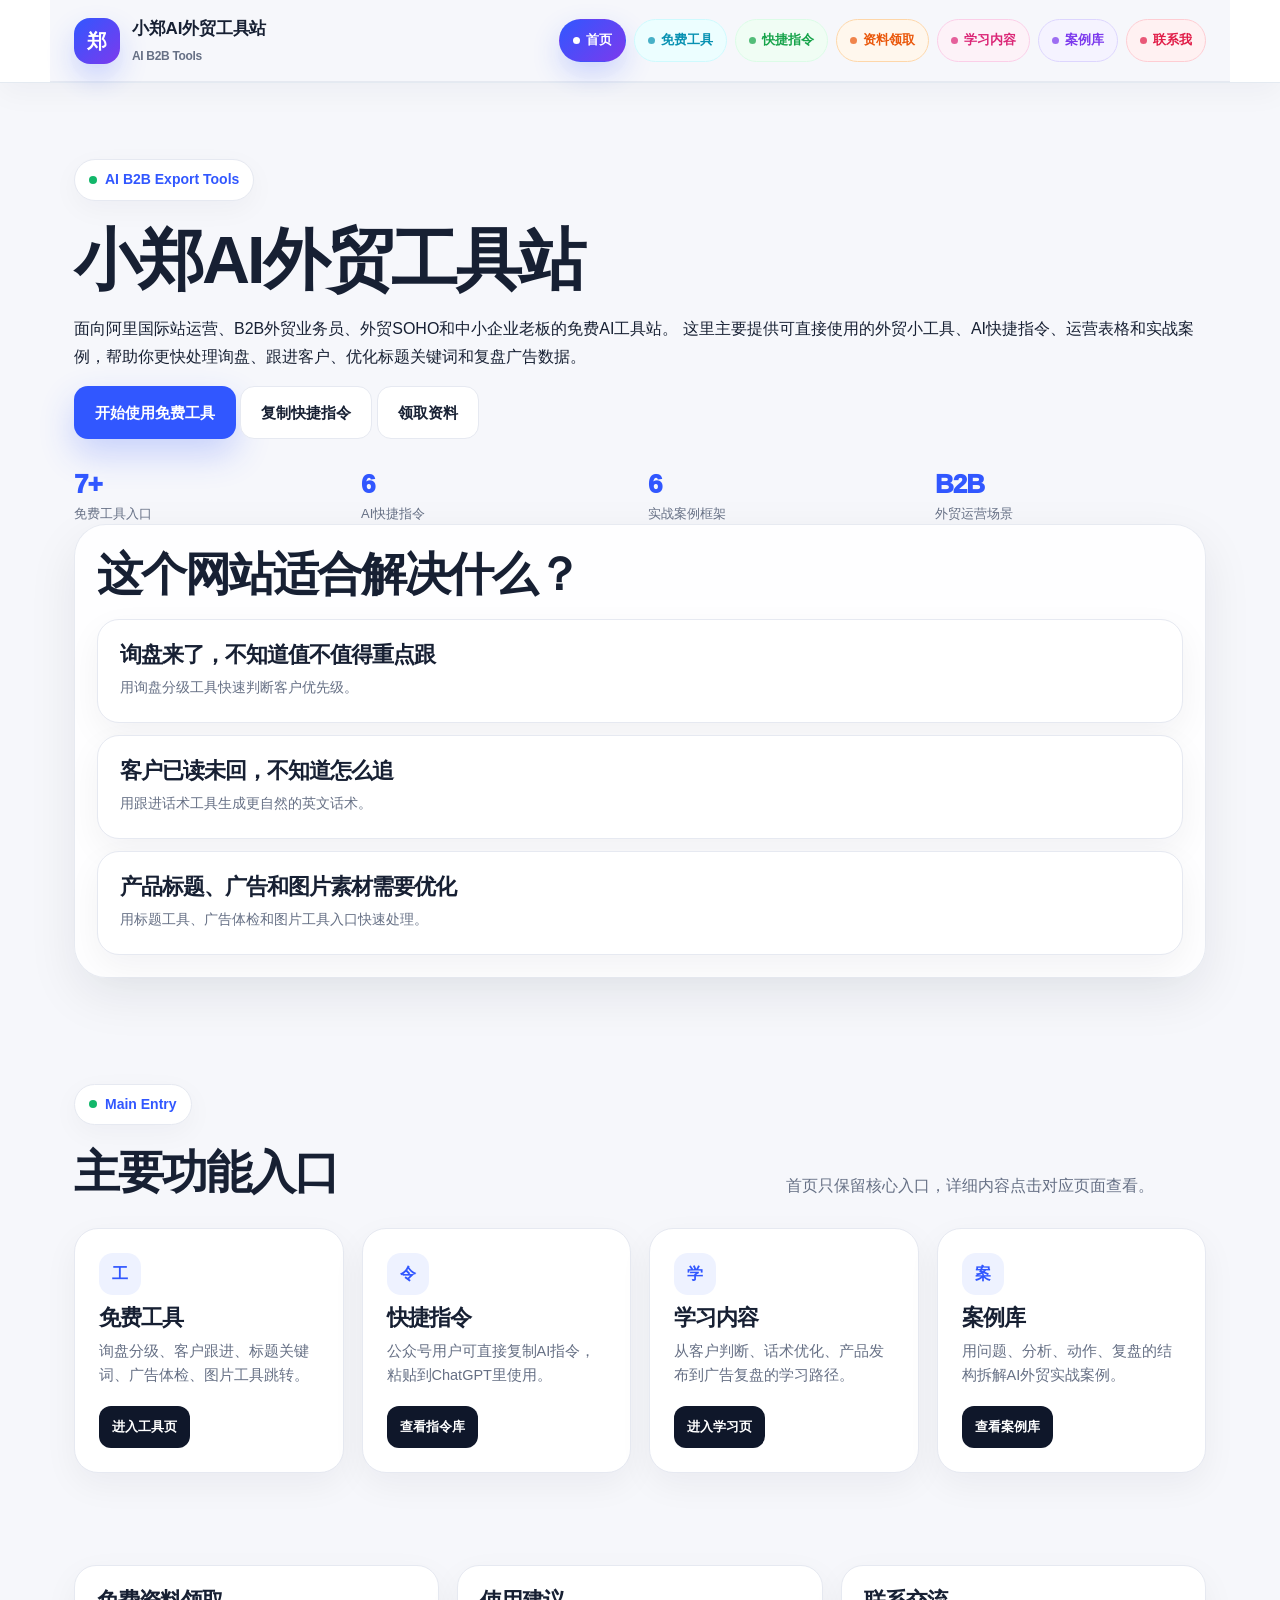
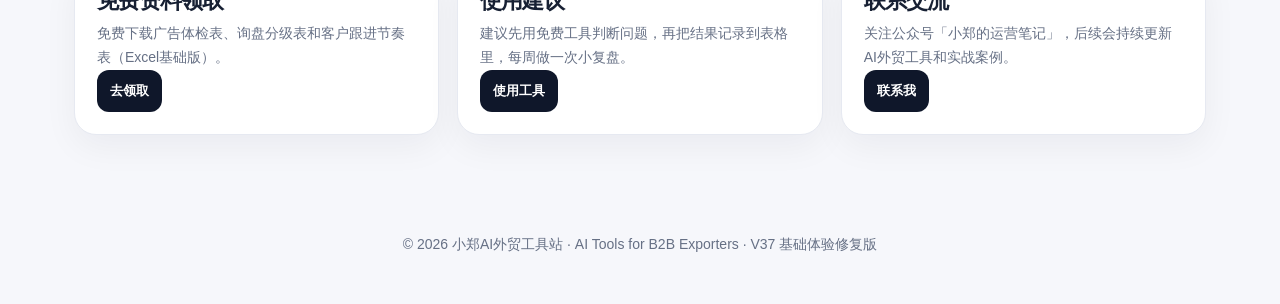
<file: index.html>
<!DOCTYPE html>

<html lang="zh-CN">
<head>
<meta charset="utf-8"/>
<meta content="width=device-width, initial-scale=1.0" name="viewport"/>
<title>小郑AI外贸工具站 - 首页</title>
<style>

    :root {
      --bg: #f6f7fb;
      --card: #ffffff;
      --text: #172033;
      --muted: #667085;
      --primary: #3157ff;
      --primary-dark: #1838c9;
      --dark: #0f172a;
      --line: #e6e9f1;
      --soft: #eef2ff;
      --success: #12b76a;
      --warning: #ffb020;
      --shadow: 0 18px 50px rgba(16, 24, 40, 0.08);
    }

    * {
      box-sizing: border-box;
    }

    html {
      scroll-behavior: smooth;
    }

    body {
      margin: 0;
      background: var(--bg);
      color: var(--text);
      font-family: -apple-system, BlinkMacSystemFont, "Segoe UI", "PingFang SC", "Microsoft YaHei", Arial, sans-serif;
      line-height: 1.7;
      overflow-x: hidden;
    }

    a {
      color: inherit;
      text-decoration: none;
    }

    .site {
      width: 100%;
      max-width: 1180px;
      margin-left: auto;
      margin-right: auto;
      padding-left: 24px;
      padding-right: 24px;
    }

    .nav {
      position: sticky;
      top: 0;
      z-index: 20;
      background: rgba(246, 247, 251, 0.95);
      backdrop-filter: blur(18px);
      border-bottom: 1px solid var(--line);
    }

    .nav-row {
      height: 72px;
      display: flex;
      align-items: center;
      justify-content: space-between;
      gap: 24px;
    }

    .brand {
      display: flex;
      align-items: center;
      gap: 12px;
      font-weight: 900;
      letter-spacing: -0.02em;
      white-space: nowrap;
    }

    .brand-logo {
      width: 40px;
      height: 40px;
      border-radius: 14px;
      background: linear-gradient(135deg, #3157ff, #7c3aed);
      color: #fff;
      display: grid;
      place-items: center;
      box-shadow: 0 10px 25px rgba(49, 87, 255, 0.25);
    }

    .nav-links {
      display: flex;
      align-items: center;
      gap: 22px;
      color: var(--muted);
      font-size: 14px;
      font-weight: 700;
    }

    .nav-links a:hover {
      color: var(--primary);
    }

    .nav-cta {
      padding: 10px 16px;
      background: var(--dark);
      color: #fff !important;
      border-radius: 999px;
    }

    .hero {
      padding: 76px 0 56px;
    }

    .hero-grid {
      display: grid;
      grid-template-columns: minmax(0, 1fr) minmax(360px, 0.95fr);
      gap: 56px;
      align-items: center;
    }

    .eyebrow {
      display: inline-flex;
      align-items: center;
      gap: 8px;
      padding: 8px 14px;
      border: 1px solid var(--line);
      border-radius: 999px;
      background: #fff;
      color: var(--primary);
      font-size: 14px;
      font-weight: 800;
      margin-bottom: 20px;
      box-shadow: 0 8px 28px rgba(16, 24, 40, 0.04);
    }

    .dot {
      width: 8px;
      height: 8px;
      background: var(--success);
      border-radius: 50%;
      flex: 0 0 auto;
    }

    h1,
    h2,
    h3 {
      margin: 0;
      line-height: 1.18;
      letter-spacing: -0.045em;
    }

    h1 {
      font-size: clamp(42px, 5.2vw, 70px);
      max-width: 700px;
    }

    h2 {
      font-size: clamp(30px, 4vw, 46px);
    }

    h3 {
      font-size: 22px;
    }

    .gradient-text {
      background: linear-gradient(135deg, #3157ff, #7c3aed);
      -webkit-background-clip: text;
      background-clip: text;
      color: transparent;
    }

    .hero-subtitle {
      margin: 24px 0 30px;
      max-width: 650px;
      color: var(--muted);
      font-size: 18px;
    }

    .actions {
      display: flex;
      flex-wrap: wrap;
      gap: 14px;
      margin-bottom: 26px;
    }

    .btn {
      display: inline-flex;
      align-items: center;
      justify-content: center;
      min-height: 48px;
      padding: 13px 20px;
      border-radius: 14px;
      border: 1px solid transparent;
      font-weight: 900;
      font-size: 15px;
      transition: 0.2s ease;
    }

    .btn-primary {
      background: var(--primary);
      color: #fff;
      box-shadow: 0 15px 35px rgba(49, 87, 255, 0.24);
    }

    .btn-primary:hover {
      background: var(--primary-dark);
      transform: translateY(-2px);
    }

    .btn-light {
      background: #fff;
      border-color: var(--line);
      color: var(--text);
    }

    .btn-light:hover {
      border-color: var(--primary);
      color: var(--primary);
      transform: translateY(-2px);
    }

    .tags {
      display: flex;
      flex-wrap: wrap;
      gap: 10px;
      font-size: 13px;
      color: var(--muted);
    }

    .tag {
      padding: 7px 11px;
      background: #fff;
      border: 1px solid var(--line);
      border-radius: 999px;
    }

    .hero-panel {
      width: 100%;
      background: rgba(255,255,255,0.86);
      border: 1px solid rgba(230,233,241,0.95);
      border-radius: 32px;
      padding: 22px;
      box-shadow: var(--shadow);
    }

    .mock {
      background: var(--dark);
      border-radius: 24px;
      overflow: hidden;
      color: #fff;
    }

    .mock-top {
      height: 44px;
      display: flex;
      align-items: center;
      gap: 7px;
      padding: 0 16px;
      border-bottom: 1px solid rgba(255,255,255,0.1);
    }

    .circle {
      width: 10px;
      height: 10px;
      border-radius: 50%;
      background: rgba(255,255,255,0.35);
    }

    .mock-body {
      padding: 22px;
    }

    .result-card {
      padding: 16px;
      margin-bottom: 14px;
      background: rgba(255,255,255,0.08);
      border: 1px solid rgba(255,255,255,0.12);
      border-radius: 18px;
    }

    .result-card strong {
      display: block;
      margin-bottom: 7px;
    }

    .bar {
      height: 9px;
      margin-top: 10px;
      background: rgba(255,255,255,0.13);
      border-radius: 999px;
      overflow: hidden;
    }

    .bar span {
      display: block;
      height: 100%;
      background: linear-gradient(90deg, var(--warning), var(--success));
      border-radius: 999px;
    }

    .stats {
      display: grid;
      grid-template-columns: repeat(4, minmax(0, 1fr));
      gap: 16px;
      margin-top: 32px;
    }

    .stat {
      background: #fff;
      border: 1px solid var(--line);
      border-radius: 18px;
      padding: 18px 16px;
      box-shadow: 0 10px 30px rgba(16, 24, 40, 0.04);
    }

    .stat-number {
      color: var(--primary);
      font-size: 26px;
      line-height: 1;
      font-weight: 950;
      letter-spacing: -0.04em;
    }

    .stat-label {
      margin-top: 8px;
      color: var(--muted);
      font-size: 13px;
      line-height: 1.45;
    }

    section {
      padding: 62px 0;
    }

    .section-head {
      display: grid;
      grid-template-columns: minmax(0, 1fr) minmax(280px, 420px);
      align-items: end;
      gap: 28px;
      margin-bottom: 28px;
    }

    .section-head p {
      color: var(--muted);
      margin: 0;
    }

    .grid-4 {
      display: grid;
      grid-template-columns: repeat(4, minmax(0, 1fr));
      gap: 18px;
    }

    .card {
      background: var(--card);
      border: 1px solid var(--line);
      border-radius: 22px;
      padding: 22px;
      box-shadow: 0 12px 34px rgba(16, 24, 40, 0.05);
      transition: 0.22s ease;
      display: flex;
      flex-direction: column;
      min-height: 360px;
    }

    .card:hover {
      transform: translateY(-5px);
      box-shadow: var(--shadow);
      border-color: rgba(49, 87, 255, 0.25);
    }

    .icon {
      width: 48px;
      height: 48px;
      border-radius: 16px;
      background: var(--soft);
      color: var(--primary);
      display: grid;
      place-items: center;
      font-size: 22px;
      margin-bottom: 16px;
    }

    .card p {
      color: var(--muted);
      margin: 10px 0 16px;
      font-size: 14.5px;
    }

    .list {
      padding: 0;
      margin: 0 0 20px;
      list-style: none;
      color: var(--muted);
      font-size: 14px;
    }

    .list li {
      display: flex;
      gap: 8px;
      margin-bottom: 8px;
    }

    .list li::before {
      content: "✓";
      color: var(--success);
      font-weight: 900;
    }

    .card-action {
      margin-top: auto;
    }

    .mini-btn {
      display: inline-flex;
      align-items: center;
      padding: 10px 13px;
      border-radius: 12px;
      background: var(--dark);
      color: #fff;
      font-weight: 900;
      font-size: 13px;
    }

    .mini-btn:hover {
      background: var(--primary);
    }

    .demo {
      margin-top: 22px;
      background: #fff;
      border: 1px solid var(--line);
      border-radius: 28px;
      padding: 24px;
      box-shadow: 0 12px 36px rgba(16, 24, 40, 0.05);
    }

    .demo-grid {
      display: grid;
      grid-template-columns: minmax(0, 1fr) minmax(0, 1fr);
      gap: 18px;
      margin-top: 18px;
    }

    label {
      display: block;
      font-weight: 900;
      font-size: 13px;
      margin: 14px 0 7px;
    }

    label:first-child {
      margin-top: 0;
    }

    input,
    select {
      width: 100%;
      border: 1px solid var(--line);
      border-radius: 14px;
      padding: 12px 13px;
      font: inherit;
      background: #fbfcff;
      color: var(--text);
      outline: none;
    }

    input:focus,
    select:focus {
      border-color: var(--primary);
      box-shadow: 0 0 0 4px rgba(49, 87, 255, 0.08);
      background: #fff;
    }

    .output {
      min-height: 220px;
      white-space: pre-line;
      background: var(--dark);
      color: #fff;
      border-radius: 22px;
      padding: 20px;
      font-size: 14px;
    }

    .notice {
      margin-top: 14px;
      padding: 13px 15px;
      background: #fffbeb;
      border: 1px solid #fef3c7;
      border-radius: 16px;
      color: #92400e;
      font-size: 14px;
    }

    .split {
      display: grid;
      grid-template-columns: minmax(0, 0.9fr) minmax(0, 1.1fr);
      gap: 24px;
    }

    .panel {
      background: #fff;
      border: 1px solid var(--line);
      border-radius: 28px;
      padding: 28px;
      box-shadow: 0 12px 36px rgba(16, 24, 40, 0.05);
    }

    .panel p {
      color: var(--muted);
    }

    .steps {
      display: grid;
      gap: 14px;
    }

    .step {
      display: flex;
      gap: 14px;
      background: #fafbff;
      border: 1px solid var(--line);
      border-radius: 18px;
      padding: 16px;
    }

    .step-num {
      flex: 0 0 auto;
      width: 34px;
      height: 34px;
      border-radius: 12px;
      background: var(--primary);
      color: #fff;
      display: grid;
      place-items: center;
      font-weight: 950;
    }

    .step span {
      color: var(--muted);
      font-size: 14px;
    }

    .pricing {
      display: grid;
      grid-template-columns: repeat(3, minmax(0, 1fr));
      gap: 18px;
    }

    .price-card {
      background: #fff;
      border: 1px solid var(--line);
      border-radius: 28px;
      padding: 28px;
      box-shadow: 0 12px 36px rgba(16, 24, 40, 0.05);
    }

    .price-card.featured {
      border-color: rgba(49,87,255,0.36);
      box-shadow: var(--shadow);
    }

    .badge {
      display: inline-flex;
      padding: 6px 10px;
      border-radius: 999px;
      background: var(--soft);
      color: var(--primary);
      font-weight: 900;
      font-size: 12px;
      margin-bottom: 14px;
    }

    .price {
      margin: 14px 0;
      font-size: 36px;
      font-weight: 950;
      letter-spacing: -0.05em;
    }

    .price small {
      font-size: 14px;
      color: var(--muted);
      font-weight: 700;
      letter-spacing: 0;
    }

    .price-card ul {
      padding: 0;
      margin: 18px 0 24px;
      list-style: none;
      color: var(--muted);
      font-size: 14px;
    }

    .price-card li {
      display: flex;
      gap: 8px;
      margin-bottom: 10px;
    }

    .price-card li::before {
      content: "•";
      color: var(--primary);
      font-weight: 900;
    }

    .contact-box {
      background: linear-gradient(135deg, #111827, #182152);
      color: #fff;
      border-radius: 34px;
      padding: 44px;
      display: grid;
      grid-template-columns: minmax(0, 1.1fr) minmax(280px, 0.9fr);
      gap: 30px;
      align-items: center;
      box-shadow: 0 24px 60px rgba(17, 24, 39, 0.2);
    }

    .contact-box p {
      color: rgba(255,255,255,0.75);
    }

    .contact-card {
      background: rgba(255,255,255,0.08);
      border: 1px solid rgba(255,255,255,0.14);
      border-radius: 24px;
      padding: 22px;
    }

    .contact-row {
      padding: 13px 0;
      border-bottom: 1px solid rgba(255,255,255,0.1);
    }

    .contact-row:last-child {
      border-bottom: 0;
    }

    .contact-row strong {
      display: block;
      margin-bottom: 3px;
    }

    .contact-row span {
      color: rgba(255,255,255,0.72);
      font-size: 14px;
    }

    footer {
      padding: 34px 0;
      color: var(--muted);
      font-size: 14px;
      text-align: center;
    }


    .scenario-grid {
      display: grid;
      grid-template-columns: repeat(3, minmax(0, 1fr));
      gap: 18px;
    }

    .scenario-card,
    .article-card,
    .case-card,
    .faq-card {
      background: #fff;
      border: 1px solid var(--line);
      border-radius: 24px;
      padding: 24px;
      box-shadow: 0 12px 34px rgba(16, 24, 40, 0.05);
    }

    .scenario-card h3,
    .article-card h3,
    .case-card h3,
    .faq-card h3 {
      margin-bottom: 10px;
    }

    .scenario-card p,
    .article-card p,
    .case-card p,
    .faq-card p {
      color: var(--muted);
      margin: 0;
      font-size: 14.5px;
    }

    .article-grid {
      display: grid;
      grid-template-columns: repeat(3, minmax(0, 1fr));
      gap: 18px;
    }

    .article-meta {
      display: inline-flex;
      margin-bottom: 12px;
      padding: 6px 10px;
      border-radius: 999px;
      background: var(--soft);
      color: var(--primary);
      font-size: 12px;
      font-weight: 900;
    }

    .case-grid {
      display: grid;
      grid-template-columns: repeat(3, minmax(0, 1fr));
      gap: 18px;
    }

    .case-kpi {
      display: grid;
      grid-template-columns: repeat(2, minmax(0, 1fr));
      gap: 10px;
      margin-top: 18px;
    }

    .case-kpi div {
      background: #f8f9ff;
      border: 1px solid var(--line);
      border-radius: 16px;
      padding: 12px;
    }

    .case-kpi strong {
      display: block;
      color: var(--primary);
      font-size: 20px;
      line-height: 1.1;
    }

    .case-kpi span {
      color: var(--muted);
      font-size: 12px;
    }

    .roadmap {
      display: grid;
      grid-template-columns: repeat(4, minmax(0, 1fr));
      gap: 14px;
    }

    .roadmap-item {
      background: #fff;
      border: 1px solid var(--line);
      border-radius: 22px;
      padding: 20px;
      box-shadow: 0 12px 34px rgba(16, 24, 40, 0.04);
    }

    .roadmap-item strong {
      display: block;
      margin-bottom: 8px;
      font-size: 17px;
    }

    .roadmap-item span {
      color: var(--muted);
      font-size: 14px;
    }

    .faq-grid {
      display: grid;
      grid-template-columns: repeat(2, minmax(0, 1fr));
      gap: 18px;
    }

    .cta-strip {
      background: #fff;
      border: 1px solid var(--line);
      border-radius: 30px;
      padding: 34px;
      display: grid;
      grid-template-columns: minmax(0, 1fr) auto;
      gap: 24px;
      align-items: center;
      box-shadow: var(--shadow);
    }

    .cta-strip p {
      color: var(--muted);
      margin: 12px 0 0;
    }

    .check-list {
      padding: 0;
      margin: 16px 0 0;
      list-style: none;
      color: var(--muted);
      font-size: 14px;
    }

    .check-list li {
      display: flex;
      gap: 8px;
      margin-bottom: 8px;
    }

    .check-list li::before {
      content: "✓";
      color: var(--success);
      font-weight: 900;
    }


    .locked-box {
      margin-top: 18px;
      background: linear-gradient(135deg, #101828, #1d2b6c);
      color: #fff;
      border-radius: 24px;
      padding: 24px;
      display: grid;
      grid-template-columns: minmax(0, 1fr) auto;
      gap: 20px;
      align-items: center;
      box-shadow: 0 18px 45px rgba(16, 24, 40, 0.14);
    }

    .locked-box h3 {
      margin-bottom: 8px;
    }

    .locked-box p {
      color: rgba(255,255,255,0.76);
      margin: 0;
      font-size: 14.5px;
    }

    .locked-tags {
      display: flex;
      flex-wrap: wrap;
      gap: 8px;
      margin-top: 14px;
    }

    .locked-tags span {
      padding: 6px 10px;
      border-radius: 999px;
      background: rgba(255,255,255,0.1);
      border: 1px solid rgba(255,255,255,0.14);
      font-size: 12px;
      color: rgba(255,255,255,0.82);
    }


    .image-preview {
      margin-top: 12px;
      width: 100%;
      min-height: 160px;
      border: 1px dashed var(--line);
      border-radius: 18px;
      background: #fbfcff;
      display: grid;
      place-items: center;
      overflow: hidden;
      color: var(--muted);
      font-size: 14px;
      text-align: center;
      padding: 12px;
    }

    .image-preview img {
      max-width: 100%;
      max-height: 260px;
      display: block;
      border-radius: 14px;
    }

    .tool-disclaimer {
      margin-top: 16px;
      padding: 14px 16px;
      background: #fff7ed;
      border: 1px solid #fed7aa;
      border-radius: 18px;
      color: #9a3412;
      font-size: 14px;
    }


    .resource-grid {
      display: grid;
      grid-template-columns: repeat(4, minmax(0, 1fr));
      gap: 18px;
    }

    .resource-card {
      background: #fff;
      border: 1px solid var(--line);
      border-radius: 24px;
      padding: 24px;
      box-shadow: 0 12px 34px rgba(16, 24, 40, 0.05);
      display: flex;
      flex-direction: column;
      min-height: 285px;
    }

    .resource-card h3 {
      margin-bottom: 10px;
    }

    .resource-card p {
      color: var(--muted);
      margin: 0 0 16px;
      font-size: 14.5px;
    }

    .resource-card .card-action {
      margin-top: auto;
    }

    .resource-label {
      display: inline-flex;
      width: fit-content;
      margin-bottom: 12px;
      padding: 6px 10px;
      border-radius: 999px;
      background: var(--soft);
      color: var(--primary);
      font-size: 12px;
      font-weight: 900;
    }

    .contact-highlight {
      display: grid;
      grid-template-columns: repeat(3, minmax(0, 1fr));
      gap: 14px;
      margin-top: 20px;
    }

    .contact-highlight div {
      background: rgba(255,255,255,0.08);
      border: 1px solid rgba(255,255,255,0.14);
      border-radius: 18px;
      padding: 16px;
    }

    .contact-highlight strong {
      display: block;
      margin-bottom: 4px;
    }

    .contact-highlight span {
      color: rgba(255,255,255,0.72);
      font-size: 13px;
    }


    .learning-path-grid {
      display: grid;
      grid-template-columns: repeat(4, minmax(0, 1fr));
      gap: 16px;
      margin-bottom: 28px;
    }

    .learning-step {
      background: #fff;
      border: 1px solid var(--line);
      border-radius: 22px;
      padding: 22px;
      box-shadow: 0 12px 34px rgba(16, 24, 40, 0.05);
    }

    .learning-step strong {
      display: block;
      font-size: 18px;
      margin-bottom: 8px;
    }

    .learning-step span {
      color: var(--muted);
      font-size: 14px;
    }

    .article-card.featured-article {
      border-color: rgba(49,87,255,0.3);
      box-shadow: var(--shadow);
    }

    .article-actions {
      margin-top: 18px;
      display: flex;
      flex-wrap: wrap;
      gap: 10px;
    }

    .article-actions a {
      display: inline-flex;
      padding: 9px 12px;
      border-radius: 12px;
      background: var(--dark);
      color: #fff;
      font-weight: 900;
      font-size: 13px;
    }

    .article-actions a.secondary {
      background: #fff;
      color: var(--primary);
      border: 1px solid var(--line);
    }

    .case-card.detailed {
      display: flex;
      flex-direction: column;
      min-height: 420px;
    }

    .case-flow {
      display: grid;
      gap: 10px;
      margin-top: 16px;
    }

    .case-flow div {
      background: #f8f9ff;
      border: 1px solid var(--line);
      border-radius: 16px;
      padding: 12px;
    }

    .case-flow strong {
      display: block;
      margin-bottom: 4px;
      color: var(--text);
      font-size: 14px;
    }

    .case-flow span {
      color: var(--muted);
      font-size: 13px;
    }

    .case-tag-row {
      display: flex;
      flex-wrap: wrap;
      gap: 8px;
      margin-top: auto;
      padding-top: 18px;
    }

    .case-tag-row span {
      padding: 6px 10px;
      border-radius: 999px;
      background: var(--soft);
      color: var(--primary);
      font-size: 12px;
      font-weight: 900;
    }

    .content-note {
      background: #fff;
      border: 1px solid var(--line);
      border-radius: 26px;
      padding: 26px;
      margin-top: 22px;
      box-shadow: 0 12px 34px rgba(16, 24, 40, 0.05);
    }

    .content-note p {
      color: var(--muted);
      margin: 10px 0 0;
    }


    .prompt-grid {
      display: grid;
      grid-template-columns: repeat(3, minmax(0, 1fr));
      gap: 18px;
    }

    .prompt-card {
      background: #fff;
      border: 1px solid var(--line);
      border-radius: 24px;
      padding: 24px;
      box-shadow: 0 12px 34px rgba(16, 24, 40, 0.05);
      display: flex;
      flex-direction: column;
      min-height: 360px;
    }

    .prompt-card h3 {
      margin-bottom: 10px;
    }

    .prompt-card p {
      color: var(--muted);
      margin: 0 0 14px;
      font-size: 14.5px;
    }

    .prompt-box {
      background: #0f172a;
      color: #fff;
      border-radius: 18px;
      padding: 16px;
      font-size: 13px;
      line-height: 1.7;
      white-space: pre-line;
      margin-top: 10px;
      flex: 1;
    }

    .copy-btn {
      margin-top: 14px;
      width: fit-content;
      border: 0;
      border-radius: 12px;
      padding: 10px 13px;
      background: var(--primary);
      color: #fff;
      font-weight: 900;
      cursor: pointer;
      font: inherit;
      font-size: 13px;
    }

    .copy-btn:hover {
      background: var(--primary-dark);
    }

    .prompt-category {
      display: inline-flex;
      width: fit-content;
      margin-bottom: 12px;
      padding: 6px 10px;
      border-radius: 999px;
      background: var(--soft);
      color: var(--primary);
      font-size: 12px;
      font-weight: 900;
    }

    .prompt-note {
      background: #fff;
      border: 1px solid var(--line);
      border-radius: 26px;
      padding: 26px;
      margin-top: 22px;
      box-shadow: 0 12px 34px rgba(16, 24, 40, 0.05);
    }

    .prompt-note p {
      color: var(--muted);
      margin: 10px 0 0;
    }


    .page-hero {
      padding: 58px 0 26px;
      background: linear-gradient(135deg, #f7f9ff 0%, #eef3ff 55%, #ffffff 100%);
    }

    .page-hero .hero-panel {
      min-height: auto;
    }

    .home-shortcuts {
      display: grid;
      grid-template-columns: repeat(4, minmax(0, 1fr));
      gap: 18px;
      margin-top: 28px;
    }

    .shortcut-card {
      background: #fff;
      border: 1px solid var(--line);
      border-radius: 24px;
      padding: 24px;
      box-shadow: 0 12px 34px rgba(16, 24, 40, 0.05);
    }

    .shortcut-card h3 {
      margin: 10px 0 8px;
    }

    .shortcut-card p {
      color: var(--muted);
      margin: 0 0 18px;
      font-size: 14.5px;
    }

    .shortcut-icon {
      width: 42px;
      height: 42px;
      border-radius: 14px;
      display: grid;
      place-items: center;
      background: var(--soft);
      color: var(--primary);
      font-weight: 900;
    }

    .home-section {
      padding: 50px 0;
    }

    .home-mini-grid {
      display: grid;
      grid-template-columns: repeat(3, minmax(0, 1fr));
      gap: 18px;
      margin-top: 22px;
    }

    .home-mini-card {
      background: #fff;
      border: 1px solid var(--line);
      border-radius: 22px;
      padding: 22px;
      box-shadow: 0 12px 34px rgba(16, 24, 40, 0.05);
    }

    .home-mini-card p {
      color: var(--muted);
      margin: 8px 0 0;
      font-size: 14px;
    }

    @media (max-width: 1050px) {
      .home-shortcuts,
      .home-mini-grid {
        grid-template-columns: repeat(2, minmax(0, 1fr));
      }
    }

    @media (max-width: 720px) {
      .home-shortcuts,
      .home-mini-grid {
        grid-template-columns: 1fr;
      }
    }

    @media (max-width: 1050px) {
      .hero-grid,
      .split,
      .contact-box,
      .locked-box {
        grid-template-columns: 1fr;
      }

      .hero-panel {
        max-width: 760px;
      }

      .grid-4,
      .scenario-grid,
      .article-grid,
      .case-grid,
      .resource-grid,
      .contact-highlight,
      .learning-path-grid,
      .prompt-grid,
      .roadmap {
        grid-template-columns: repeat(2, minmax(0, 1fr));
      }
    }

    @media (max-width: 900px) {
      .section-head,
      .cta-strip {
        grid-template-columns: 1fr;
      }

      .pricing,
      .faq-grid {
        grid-template-columns: 1fr;
      }
    }

    @media (max-width: 720px) {
      .site {
        padding-left: 16px;
        padding-right: 16px;
      }

      .nav-row {
        height: auto;
        padding: 14px 0;
      }

      .nav-links {
        display: none;
      }

      .hero {
        padding-top: 48px;
      }

      .stats,
      .grid-4,
      .scenario-grid,
      .article-grid,
      .case-grid,
      .resource-grid,
      .contact-highlight,
      .learning-path-grid,
      .prompt-grid,
      .roadmap,
      .demo-grid {
        grid-template-columns: 1fr;
      }

      .contact-box {
        padding: 28px;
      }
    }
  
  
    header {
      background: rgba(255,255,255,0.92);
      backdrop-filter: blur(16px);
      border-bottom: 1px solid rgba(226, 232, 240, 0.9);
      position: sticky;
      top: 0;
      z-index: 50;
      box-shadow: 0 10px 30px rgba(15, 23, 42, 0.04);
    }

    .nav {
      min-height: 82px;
      display: flex;
      align-items: center;
      justify-content: space-between;
      gap: 24px;
    }

    .brand {
      display: flex;
      align-items: center;
      gap: 12px;
      flex: 0 0 auto;
    }

    .brand-logo {
      width: 46px;
      height: 46px;
      border-radius: 16px;
      background: linear-gradient(135deg, #3157ff, #7c3aed);
      color: #fff;
      display: grid;
      place-items: center;
      font-weight: 900;
      font-size: 20px;
      box-shadow: 0 14px 28px rgba(49, 87, 255, 0.22);
    }

    .brand strong {
      display: block;
      font-size: 17px;
      letter-spacing: -0.2px;
    }

    .brand span {
      display: block;
      font-size: 12px;
      color: var(--muted);
      margin-top: 2px;
    }

    nav {
      display: flex;
      align-items: center;
      justify-content: flex-end;
      gap: 8px;
      flex-wrap: wrap;
    }

    nav a {
      position: relative;
      display: inline-flex;
      align-items: center;
      gap: 6px;
      padding: 9px 13px;
      border-radius: 999px;
      font-size: 13px;
      font-weight: 900;
      color: #334155;
      border: 1px solid transparent;
      transition: 0.18s ease;
      white-space: nowrap;
    }

    nav a::before {
      content: "";
      width: 7px;
      height: 7px;
      border-radius: 999px;
      background: currentColor;
      opacity: 0.72;
    }

    nav a:nth-child(1) {
      background: #eef2ff;
      color: #3157ff;
      border-color: #dbe4ff;
    }

    nav a:nth-child(2) {
      background: #ecfeff;
      color: #0891b2;
      border-color: #cffafe;
    }

    nav a:nth-child(3) {
      background: #f0fdf4;
      color: #16a34a;
      border-color: #dcfce7;
    }

    nav a:nth-child(4) {
      background: #fff7ed;
      color: #ea580c;
      border-color: #fed7aa;
    }

    nav a:nth-child(5) {
      background: #fdf2f8;
      color: #db2777;
      border-color: #fbcfe8;
    }

    nav a:nth-child(6) {
      background: #f5f3ff;
      color: #7c3aed;
      border-color: #ddd6fe;
    }

    nav a:nth-child(7) {
      background: #fff1f2;
      color: #e11d48;
      border-color: #fecdd3;
    }

    nav a:nth-child(8) {
      background: #f8fafc;
      color: #475569;
      border-color: #e2e8f0;
    }

    nav a:hover {
      transform: translateY(-2px);
      box-shadow: 0 10px 20px rgba(15, 23, 42, 0.08);
      filter: saturate(1.08);
    }

    nav a.active {
      color: #fff !important;
      border-color: transparent !important;
      background: linear-gradient(135deg, #3157ff, #7c3aed) !important;
      box-shadow: 0 12px 28px rgba(49, 87, 255, 0.22);
    }

    nav a.active::before {
      background: #fff;
      opacity: 1;
    }

    @media (max-width: 1050px) {
      .nav {
        align-items: flex-start;
        flex-direction: column;
        padding: 14px 0;
      }

      nav {
        width: 100%;
        justify-content: flex-start;
      }
    }

    @media (max-width: 720px) {
      header {
        position: static;
      }

      nav {
        gap: 7px;
      }

      nav a {
        font-size: 12px;
        padding: 8px 10px;
      }

      .brand-logo {
        width: 42px;
        height: 42px;
      }
    }

  
    nav a:nth-child(9){background:#ecfdf5;color:#059669;border-color:#bbf7d0;}
    .purchase-grid{display:grid;grid-template-columns:repeat(2,minmax(0,1fr));gap:22px;margin-top:24px}
    .purchase-card{background:#fff;border:1px solid var(--line);border-radius:28px;padding:28px;box-shadow:0 16px 44px rgba(16,24,40,.06);display:flex;flex-direction:column}
    .purchase-card.featured{border-color:rgba(49,87,255,.36);box-shadow:var(--shadow);position:relative;overflow:hidden}
    .purchase-card.featured:before{content:"推荐";position:absolute;top:18px;right:-36px;width:140px;text-align:center;transform:rotate(36deg);background:linear-gradient(135deg,#3157ff,#7c3aed);color:#fff;font-size:12px;font-weight:900;padding:6px 0}
    .purchase-price{font-size:38px;font-weight:950;color:var(--text);margin:12px 0;letter-spacing:-1px}
    .purchase-price small{font-size:15px;color:var(--muted);font-weight:800}
    .agent-list{display:grid;grid-template-columns:repeat(3,minmax(0,1fr));gap:10px;margin-top:18px}
    .agent-list div{padding:12px 14px;border:1px solid var(--line);background:#f8f9ff;border-radius:16px;font-weight:800}
    .notice-box{background:#fff7ed;border:1px solid #fed7aa;color:#9a3412;border-radius:22px;padding:22px;margin-top:22px;line-height:1.8}
    .process-grid{display:grid;grid-template-columns:repeat(5,minmax(0,1fr));gap:14px;margin-top:22px}
    .process-step{background:#fff;border:1px solid var(--line);border-radius:20px;padding:18px;box-shadow:0 12px 34px rgba(16,24,40,.05)}
    .process-step strong{display:block;color:var(--primary);margin-bottom:8px}.process-step span{color:var(--muted);font-size:13.5px}
    .confirm-form{background:#fff;border:1px solid var(--line);border-radius:28px;padding:28px;box-shadow:var(--shadow);margin-top:22px}
    .checkbox-row{display:flex;gap:10px;align-items:flex-start;margin:12px 0;color:var(--muted);font-size:14px;line-height:1.65}.checkbox-row input{width:auto;margin-top:5px}
    .buy-output{margin-top:18px;background:#0f172a;color:#fff;border-radius:18px;padding:18px;white-space:pre-line;line-height:1.75;font-size:14px}
    @media(max-width:1050px){.purchase-grid,.process-grid,.agent-list{grid-template-columns:repeat(2,minmax(0,1fr))}}
    @media(max-width:720px){.purchase-grid,.process-grid,.agent-list{grid-template-columns:1fr}}

  
    .note-card {
      background: #fff;
      border: 1px solid var(--line);
      border-radius: 24px;
      padding: 22px;
      box-shadow: 0 12px 34px rgba(16,24,40,.05);
      color: var(--muted);
      margin-top: 18px;
    }

    .note-card strong {
      display: block;
      color: var(--text);
      font-size: 18px;
      margin-bottom: 8px;
    }

    .note-card p {
      margin: 0;
    }

  </style>
</head>
<body>
<header>
<div class="site nav">
<div class="brand">
<div class="brand-logo">郑</div>
<div>
<strong>小郑AI外贸工具站</strong>
<span>AI B2B Tools</span>
</div>
</div>
<nav>
<a class="active" href="index.html">首页</a>
<a href="tools.html">免费工具</a>
<a href="prompts.html">快捷指令</a>
<a href="resources.html">资料领取</a>
<a href="articles.html">学习内容</a>
<a href="cases.html">案例库</a>
<a href="contact.html">联系我</a>
</nav>
</div>
</header>
<section class="hero">
<div class="site hero-wrap">
<div>
<div class="eyebrow"><span class="dot"></span> AI B2B Export Tools</div>
<h1>小郑AI外贸工具站</h1>
<p>
          面向阿里国际站运营、B2B外贸业务员、外贸SOHO和中小企业老板的免费AI工具站。
          这里主要提供可直接使用的外贸小工具、AI快捷指令、运营表格和实战案例，帮助你更快处理询盘、跟进客户、优化标题关键词和复盘广告数据。
        </p>
<div class="hero-actions">
<a class="btn btn-primary" href="tools.html">开始使用免费工具</a>
<a class="btn btn-light" href="prompts.html">复制快捷指令</a>
<a class="btn btn-light" href="resources.html">领取资料</a>
</div>
<div class="stats">
<div class="stat-card">
<div class="stat-number">7+</div>
<div class="stat-label">免费工具入口</div>
</div>
<div class="stat-card">
<div class="stat-number">6</div>
<div class="stat-label">AI快捷指令</div>
</div>
<div class="stat-card">
<div class="stat-number">6</div>
<div class="stat-label">实战案例框架</div>
</div>
<div class="stat-card">
<div class="stat-number">B2B</div>
<div class="stat-label">外贸运营场景</div>
</div>
</div>
</div>
<div class="hero-panel">
<h2>这个网站适合解决什么？</h2>
<div class="home-mini-grid" style="grid-template-columns:1fr; gap:12px; margin-top:18px;">
<div class="home-mini-card">
<h3>询盘来了，不知道值不值得重点跟</h3>
<p>用询盘分级工具快速判断客户优先级。</p>
</div>
<div class="home-mini-card">
<h3>客户已读未回，不知道怎么追</h3>
<p>用跟进话术工具生成更自然的英文话术。</p>
</div>
<div class="home-mini-card">
<h3>产品标题、广告和图片素材需要优化</h3>
<p>用标题工具、广告体检和图片工具入口快速处理。</p>
</div>
</div>
</div>
</div>
</section>
<section class="home-section">
<div class="site">
<div class="section-head">
<div>
<div class="eyebrow"><span class="dot"></span> Main Entry</div>
<h2>主要功能入口</h2>
</div>
<p>首页只保留核心入口，详细内容点击对应页面查看。</p>
</div>
<div class="home-shortcuts">
<article class="shortcut-card">
<div class="shortcut-icon">工</div>
<h3>免费工具</h3>
<p>询盘分级、客户跟进、标题关键词、广告体检、图片工具跳转。</p>
<a class="mini-btn" href="tools.html">进入工具页</a>
</article>
<article class="shortcut-card">
<div class="shortcut-icon">令</div>
<h3>快捷指令</h3>
<p>公众号用户可直接复制AI指令，粘贴到ChatGPT里使用。</p>
<a class="mini-btn" href="prompts.html">查看指令库</a>
</article>
<article class="shortcut-card">
<div class="shortcut-icon">学</div>
<h3>学习内容</h3>
<p>从客户判断、话术优化、产品发布到广告复盘的学习路径。</p>
<a class="mini-btn" href="articles.html">进入学习页</a>
</article>
<article class="shortcut-card">
<div class="shortcut-icon">案</div>
<h3>案例库</h3>
<p>用问题、分析、动作、复盘的结构拆解AI外贸实战案例。</p>
<a class="mini-btn" href="cases.html">查看案例库</a>
</article>
</div>
</div>
</section>
<section class="home-section" style="padding-top:20px;">
<div class="site">
<div class="home-mini-grid">
<div class="home-mini-card">
<h3>免费资料领取</h3>
<p>免费下载广告体检表、询盘分级表和客户跟进节奏表（Excel基础版）。</p>
<div class="card-action"><a class="mini-btn" href="resources.html">去领取</a></div>
</div>
<div class="home-mini-card">
<h3>使用建议</h3>
<p>建议先用免费工具判断问题，再把结果记录到表格里，每周做一次小复盘。</p>
<div class="card-action"><a class="mini-btn" href="tools.html">使用工具</a></div>
</div>
<div class="home-mini-card">
<h3>联系交流</h3>
<p>关注公众号「小郑的运营笔记」，后续会持续更新AI外贸工具和实战案例。</p>
<div class="card-action"><a class="mini-btn" href="contact.html">联系我</a></div>
</div>
</div>
</div>
</section>
<footer>
<div class="site">
<p>© 2026 小郑AI外贸工具站 · AI Tools for B2B Exporters · V37 基础体验修复版</p>
</div>
</footer>
</body>
</html>
</file>
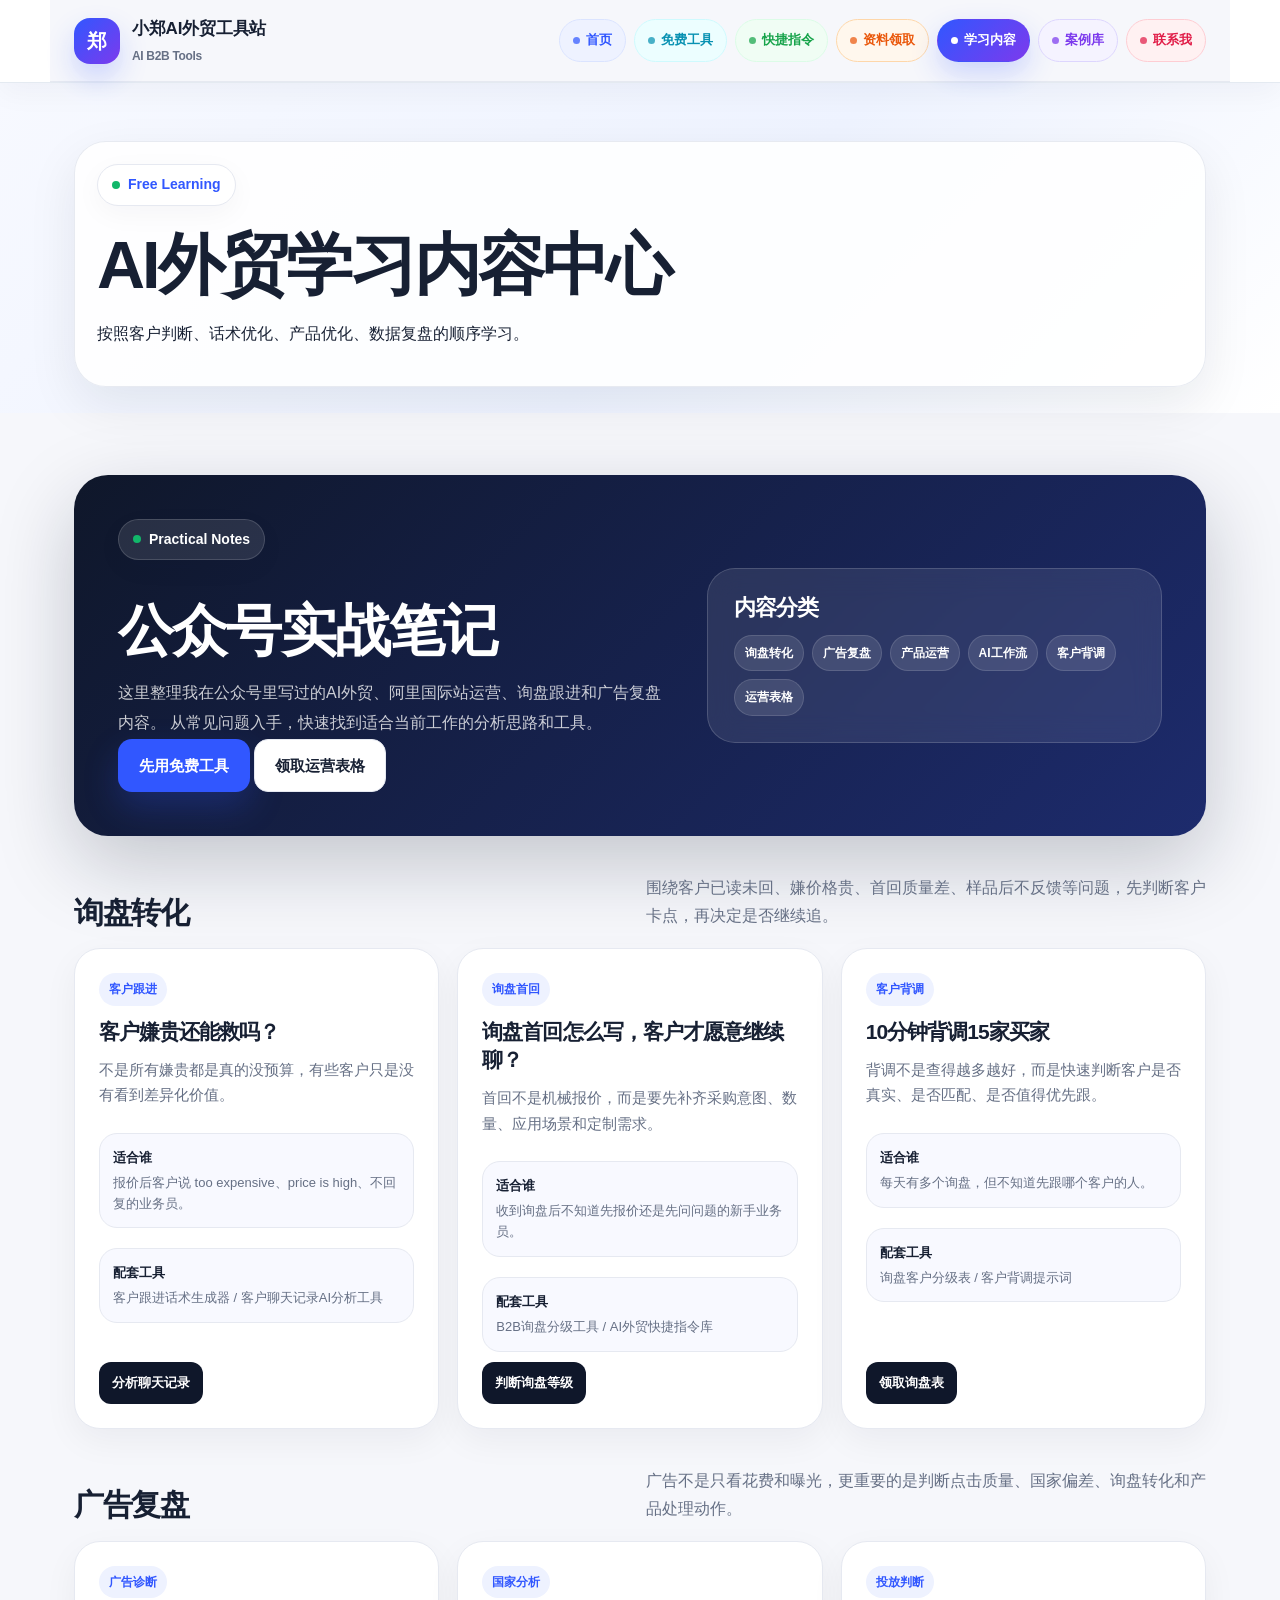
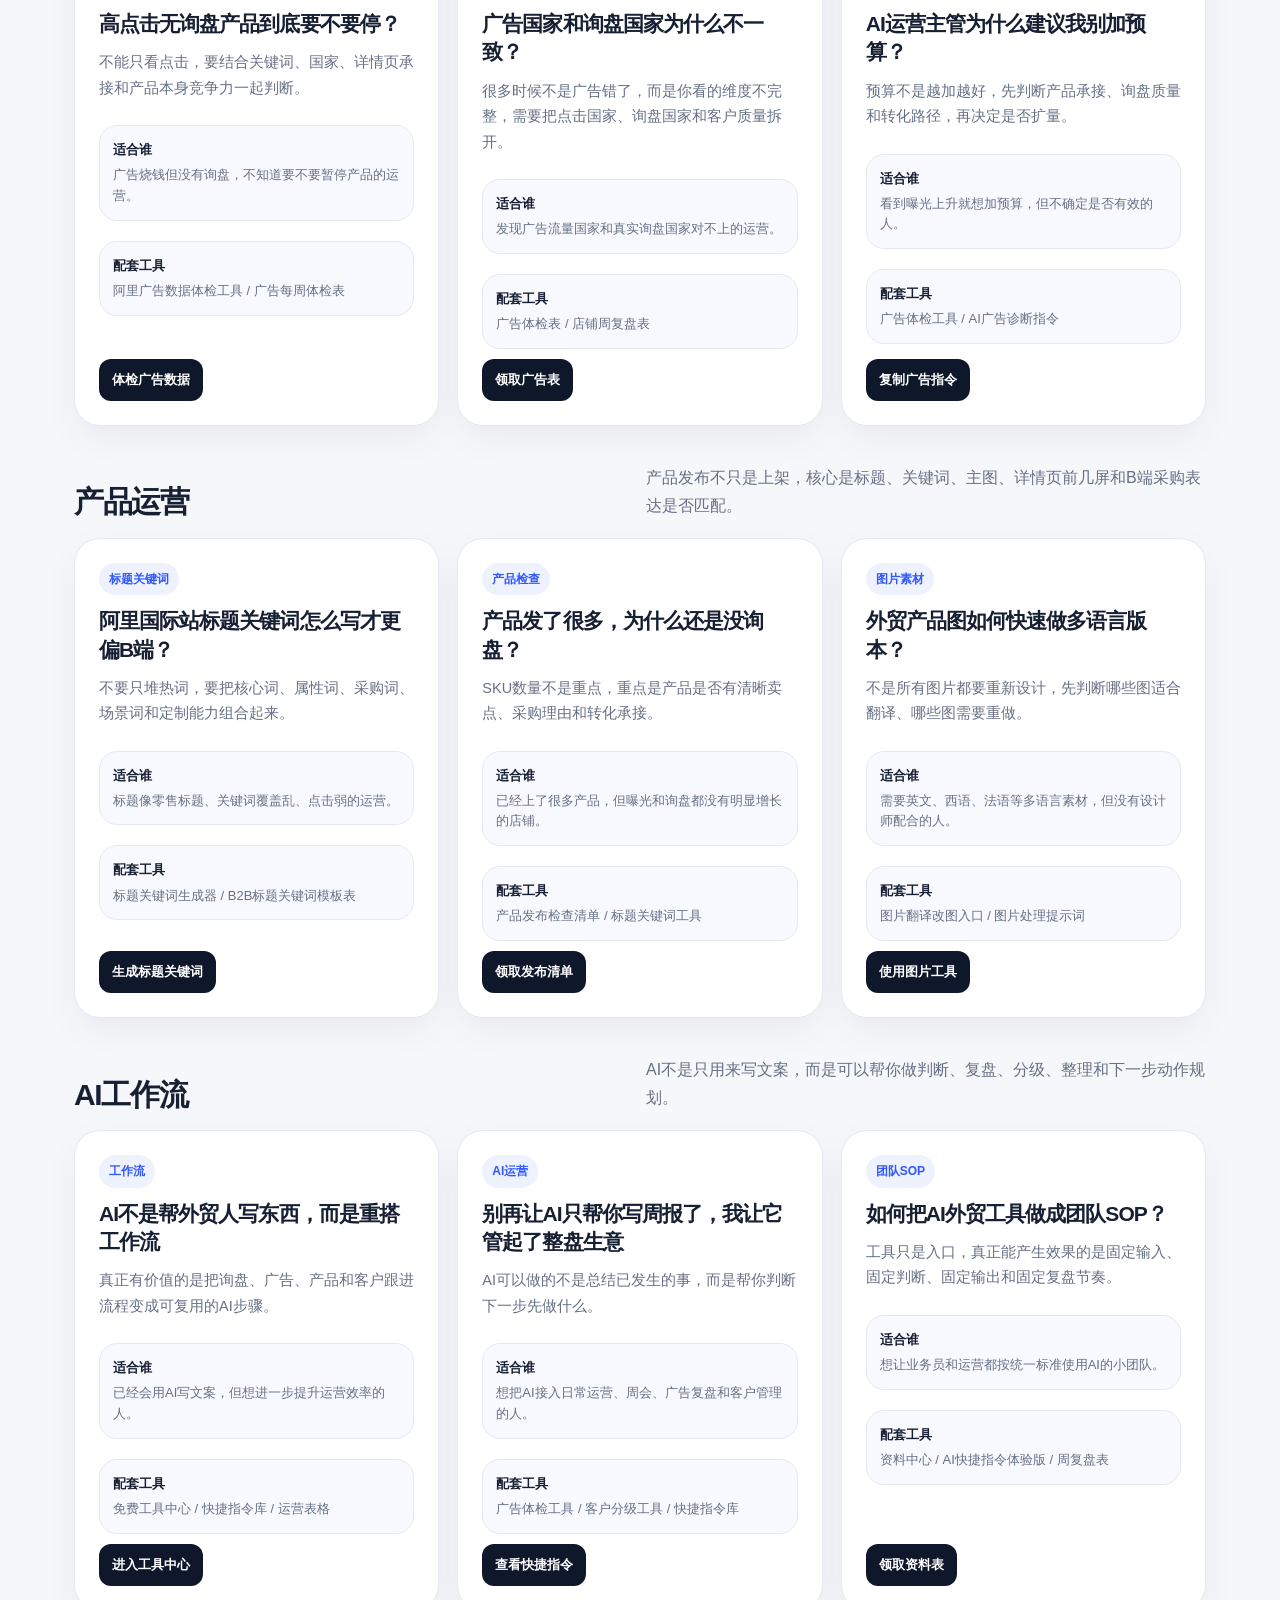
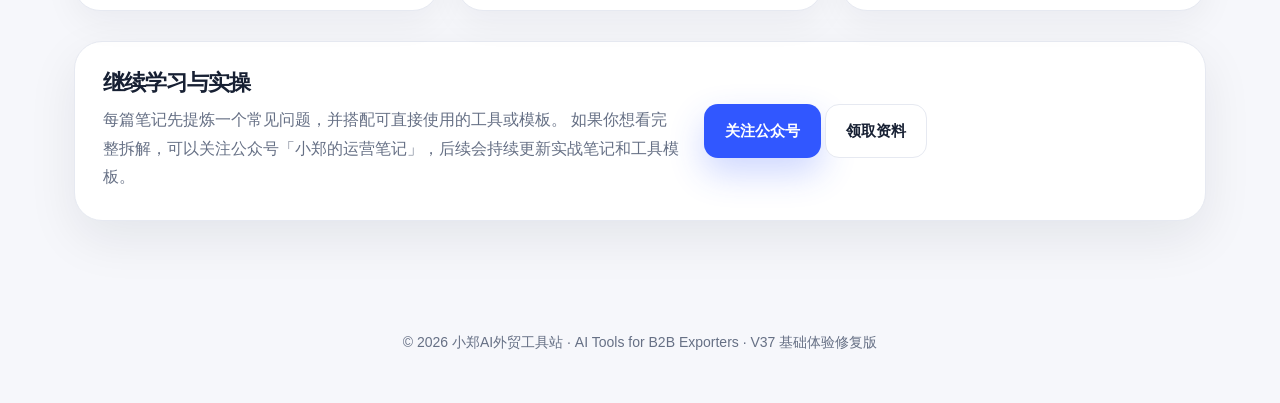
<file: articles.html>
<!DOCTYPE html>

<html lang="zh-CN">
<head>
<meta charset="utf-8"/>
<meta content="width=device-width, initial-scale=1.0" name="viewport"/>
<title>AI外贸学习内容 - 小郑AI外贸工具站</title>
<style>

    :root {
      --bg: #f6f7fb;
      --card: #ffffff;
      --text: #172033;
      --muted: #667085;
      --primary: #3157ff;
      --primary-dark: #1838c9;
      --dark: #0f172a;
      --line: #e6e9f1;
      --soft: #eef2ff;
      --success: #12b76a;
      --warning: #ffb020;
      --shadow: 0 18px 50px rgba(16, 24, 40, 0.08);
    }

    * {
      box-sizing: border-box;
    }

    html {
      scroll-behavior: smooth;
    }

    body {
      margin: 0;
      background: var(--bg);
      color: var(--text);
      font-family: -apple-system, BlinkMacSystemFont, "Segoe UI", "PingFang SC", "Microsoft YaHei", Arial, sans-serif;
      line-height: 1.7;
      overflow-x: hidden;
    }

    a {
      color: inherit;
      text-decoration: none;
    }

    .site {
      width: 100%;
      max-width: 1180px;
      margin-left: auto;
      margin-right: auto;
      padding-left: 24px;
      padding-right: 24px;
    }

    .nav {
      position: sticky;
      top: 0;
      z-index: 20;
      background: rgba(246, 247, 251, 0.95);
      backdrop-filter: blur(18px);
      border-bottom: 1px solid var(--line);
    }

    .nav-row {
      height: 72px;
      display: flex;
      align-items: center;
      justify-content: space-between;
      gap: 24px;
    }

    .brand {
      display: flex;
      align-items: center;
      gap: 12px;
      font-weight: 900;
      letter-spacing: -0.02em;
      white-space: nowrap;
    }

    .brand-logo {
      width: 40px;
      height: 40px;
      border-radius: 14px;
      background: linear-gradient(135deg, #3157ff, #7c3aed);
      color: #fff;
      display: grid;
      place-items: center;
      box-shadow: 0 10px 25px rgba(49, 87, 255, 0.25);
    }

    .nav-links {
      display: flex;
      align-items: center;
      gap: 22px;
      color: var(--muted);
      font-size: 14px;
      font-weight: 700;
    }

    .nav-links a:hover {
      color: var(--primary);
    }

    .nav-cta {
      padding: 10px 16px;
      background: var(--dark);
      color: #fff !important;
      border-radius: 999px;
    }

    .hero {
      padding: 76px 0 56px;
    }

    .hero-grid {
      display: grid;
      grid-template-columns: minmax(0, 1fr) minmax(360px, 0.95fr);
      gap: 56px;
      align-items: center;
    }

    .eyebrow {
      display: inline-flex;
      align-items: center;
      gap: 8px;
      padding: 8px 14px;
      border: 1px solid var(--line);
      border-radius: 999px;
      background: #fff;
      color: var(--primary);
      font-size: 14px;
      font-weight: 800;
      margin-bottom: 20px;
      box-shadow: 0 8px 28px rgba(16, 24, 40, 0.04);
    }

    .dot {
      width: 8px;
      height: 8px;
      background: var(--success);
      border-radius: 50%;
      flex: 0 0 auto;
    }

    h1,
    h2,
    h3 {
      margin: 0;
      line-height: 1.18;
      letter-spacing: -0.045em;
    }

    h1 {
      font-size: clamp(42px, 5.2vw, 70px);
      max-width: 700px;
    }

    h2 {
      font-size: clamp(30px, 4vw, 46px);
    }

    h3 {
      font-size: 22px;
    }

    .gradient-text {
      background: linear-gradient(135deg, #3157ff, #7c3aed);
      -webkit-background-clip: text;
      background-clip: text;
      color: transparent;
    }

    .hero-subtitle {
      margin: 24px 0 30px;
      max-width: 650px;
      color: var(--muted);
      font-size: 18px;
    }

    .actions {
      display: flex;
      flex-wrap: wrap;
      gap: 14px;
      margin-bottom: 26px;
    }

    .btn {
      display: inline-flex;
      align-items: center;
      justify-content: center;
      min-height: 48px;
      padding: 13px 20px;
      border-radius: 14px;
      border: 1px solid transparent;
      font-weight: 900;
      font-size: 15px;
      transition: 0.2s ease;
    }

    .btn-primary {
      background: var(--primary);
      color: #fff;
      box-shadow: 0 15px 35px rgba(49, 87, 255, 0.24);
    }

    .btn-primary:hover {
      background: var(--primary-dark);
      transform: translateY(-2px);
    }

    .btn-light {
      background: #fff;
      border-color: var(--line);
      color: var(--text);
    }

    .btn-light:hover {
      border-color: var(--primary);
      color: var(--primary);
      transform: translateY(-2px);
    }

    .tags {
      display: flex;
      flex-wrap: wrap;
      gap: 10px;
      font-size: 13px;
      color: var(--muted);
    }

    .tag {
      padding: 7px 11px;
      background: #fff;
      border: 1px solid var(--line);
      border-radius: 999px;
    }

    .hero-panel {
      width: 100%;
      background: rgba(255,255,255,0.86);
      border: 1px solid rgba(230,233,241,0.95);
      border-radius: 32px;
      padding: 22px;
      box-shadow: var(--shadow);
    }

    .mock {
      background: var(--dark);
      border-radius: 24px;
      overflow: hidden;
      color: #fff;
    }

    .mock-top {
      height: 44px;
      display: flex;
      align-items: center;
      gap: 7px;
      padding: 0 16px;
      border-bottom: 1px solid rgba(255,255,255,0.1);
    }

    .circle {
      width: 10px;
      height: 10px;
      border-radius: 50%;
      background: rgba(255,255,255,0.35);
    }

    .mock-body {
      padding: 22px;
    }

    .result-card {
      padding: 16px;
      margin-bottom: 14px;
      background: rgba(255,255,255,0.08);
      border: 1px solid rgba(255,255,255,0.12);
      border-radius: 18px;
    }

    .result-card strong {
      display: block;
      margin-bottom: 7px;
    }

    .bar {
      height: 9px;
      margin-top: 10px;
      background: rgba(255,255,255,0.13);
      border-radius: 999px;
      overflow: hidden;
    }

    .bar span {
      display: block;
      height: 100%;
      background: linear-gradient(90deg, var(--warning), var(--success));
      border-radius: 999px;
    }

    .stats {
      display: grid;
      grid-template-columns: repeat(4, minmax(0, 1fr));
      gap: 16px;
      margin-top: 32px;
    }

    .stat {
      background: #fff;
      border: 1px solid var(--line);
      border-radius: 18px;
      padding: 18px 16px;
      box-shadow: 0 10px 30px rgba(16, 24, 40, 0.04);
    }

    .stat-number {
      color: var(--primary);
      font-size: 26px;
      line-height: 1;
      font-weight: 950;
      letter-spacing: -0.04em;
    }

    .stat-label {
      margin-top: 8px;
      color: var(--muted);
      font-size: 13px;
      line-height: 1.45;
    }

    section {
      padding: 62px 0;
    }

    .section-head {
      display: grid;
      grid-template-columns: minmax(0, 1fr) minmax(280px, 420px);
      align-items: end;
      gap: 28px;
      margin-bottom: 28px;
    }

    .section-head p {
      color: var(--muted);
      margin: 0;
    }

    .grid-4 {
      display: grid;
      grid-template-columns: repeat(4, minmax(0, 1fr));
      gap: 18px;
    }

    .card {
      background: var(--card);
      border: 1px solid var(--line);
      border-radius: 22px;
      padding: 22px;
      box-shadow: 0 12px 34px rgba(16, 24, 40, 0.05);
      transition: 0.22s ease;
      display: flex;
      flex-direction: column;
      min-height: 360px;
    }

    .card:hover {
      transform: translateY(-5px);
      box-shadow: var(--shadow);
      border-color: rgba(49, 87, 255, 0.25);
    }

    .icon {
      width: 48px;
      height: 48px;
      border-radius: 16px;
      background: var(--soft);
      color: var(--primary);
      display: grid;
      place-items: center;
      font-size: 22px;
      margin-bottom: 16px;
    }

    .card p {
      color: var(--muted);
      margin: 10px 0 16px;
      font-size: 14.5px;
    }

    .list {
      padding: 0;
      margin: 0 0 20px;
      list-style: none;
      color: var(--muted);
      font-size: 14px;
    }

    .list li {
      display: flex;
      gap: 8px;
      margin-bottom: 8px;
    }

    .list li::before {
      content: "✓";
      color: var(--success);
      font-weight: 900;
    }

    .card-action {
      margin-top: auto;
    }

    .mini-btn {
      display: inline-flex;
      align-items: center;
      padding: 10px 13px;
      border-radius: 12px;
      background: var(--dark);
      color: #fff;
      font-weight: 900;
      font-size: 13px;
    }

    .mini-btn:hover {
      background: var(--primary);
    }

    .demo {
      margin-top: 22px;
      background: #fff;
      border: 1px solid var(--line);
      border-radius: 28px;
      padding: 24px;
      box-shadow: 0 12px 36px rgba(16, 24, 40, 0.05);
    }

    .demo-grid {
      display: grid;
      grid-template-columns: minmax(0, 1fr) minmax(0, 1fr);
      gap: 18px;
      margin-top: 18px;
    }

    label {
      display: block;
      font-weight: 900;
      font-size: 13px;
      margin: 14px 0 7px;
    }

    label:first-child {
      margin-top: 0;
    }

    input,
    select {
      width: 100%;
      border: 1px solid var(--line);
      border-radius: 14px;
      padding: 12px 13px;
      font: inherit;
      background: #fbfcff;
      color: var(--text);
      outline: none;
    }

    input:focus,
    select:focus {
      border-color: var(--primary);
      box-shadow: 0 0 0 4px rgba(49, 87, 255, 0.08);
      background: #fff;
    }

    .output {
      min-height: 220px;
      white-space: pre-line;
      background: var(--dark);
      color: #fff;
      border-radius: 22px;
      padding: 20px;
      font-size: 14px;
    }

    .notice {
      margin-top: 14px;
      padding: 13px 15px;
      background: #fffbeb;
      border: 1px solid #fef3c7;
      border-radius: 16px;
      color: #92400e;
      font-size: 14px;
    }

    .split {
      display: grid;
      grid-template-columns: minmax(0, 0.9fr) minmax(0, 1.1fr);
      gap: 24px;
    }

    .panel {
      background: #fff;
      border: 1px solid var(--line);
      border-radius: 28px;
      padding: 28px;
      box-shadow: 0 12px 36px rgba(16, 24, 40, 0.05);
    }

    .panel p {
      color: var(--muted);
    }

    .steps {
      display: grid;
      gap: 14px;
    }

    .step {
      display: flex;
      gap: 14px;
      background: #fafbff;
      border: 1px solid var(--line);
      border-radius: 18px;
      padding: 16px;
    }

    .step-num {
      flex: 0 0 auto;
      width: 34px;
      height: 34px;
      border-radius: 12px;
      background: var(--primary);
      color: #fff;
      display: grid;
      place-items: center;
      font-weight: 950;
    }

    .step span {
      color: var(--muted);
      font-size: 14px;
    }

    .pricing {
      display: grid;
      grid-template-columns: repeat(3, minmax(0, 1fr));
      gap: 18px;
    }

    .price-card {
      background: #fff;
      border: 1px solid var(--line);
      border-radius: 28px;
      padding: 28px;
      box-shadow: 0 12px 36px rgba(16, 24, 40, 0.05);
    }

    .price-card.featured {
      border-color: rgba(49,87,255,0.36);
      box-shadow: var(--shadow);
    }

    .badge {
      display: inline-flex;
      padding: 6px 10px;
      border-radius: 999px;
      background: var(--soft);
      color: var(--primary);
      font-weight: 900;
      font-size: 12px;
      margin-bottom: 14px;
    }

    .price {
      margin: 14px 0;
      font-size: 36px;
      font-weight: 950;
      letter-spacing: -0.05em;
    }

    .price small {
      font-size: 14px;
      color: var(--muted);
      font-weight: 700;
      letter-spacing: 0;
    }

    .price-card ul {
      padding: 0;
      margin: 18px 0 24px;
      list-style: none;
      color: var(--muted);
      font-size: 14px;
    }

    .price-card li {
      display: flex;
      gap: 8px;
      margin-bottom: 10px;
    }

    .price-card li::before {
      content: "•";
      color: var(--primary);
      font-weight: 900;
    }

    .contact-box {
      background: linear-gradient(135deg, #111827, #182152);
      color: #fff;
      border-radius: 34px;
      padding: 44px;
      display: grid;
      grid-template-columns: minmax(0, 1.1fr) minmax(280px, 0.9fr);
      gap: 30px;
      align-items: center;
      box-shadow: 0 24px 60px rgba(17, 24, 39, 0.2);
    }

    .contact-box p {
      color: rgba(255,255,255,0.75);
    }

    .contact-card {
      background: rgba(255,255,255,0.08);
      border: 1px solid rgba(255,255,255,0.14);
      border-radius: 24px;
      padding: 22px;
    }

    .contact-row {
      padding: 13px 0;
      border-bottom: 1px solid rgba(255,255,255,0.1);
    }

    .contact-row:last-child {
      border-bottom: 0;
    }

    .contact-row strong {
      display: block;
      margin-bottom: 3px;
    }

    .contact-row span {
      color: rgba(255,255,255,0.72);
      font-size: 14px;
    }

    footer {
      padding: 34px 0;
      color: var(--muted);
      font-size: 14px;
      text-align: center;
    }


    .scenario-grid {
      display: grid;
      grid-template-columns: repeat(3, minmax(0, 1fr));
      gap: 18px;
    }

    .scenario-card,
    .article-card,
    .case-card,
    .faq-card {
      background: #fff;
      border: 1px solid var(--line);
      border-radius: 24px;
      padding: 24px;
      box-shadow: 0 12px 34px rgba(16, 24, 40, 0.05);
    }

    .scenario-card h3,
    .article-card h3,
    .case-card h3,
    .faq-card h3 {
      margin-bottom: 10px;
    }

    .scenario-card p,
    .article-card p,
    .case-card p,
    .faq-card p {
      color: var(--muted);
      margin: 0;
      font-size: 14.5px;
    }

    .article-grid {
      display: grid;
      grid-template-columns: repeat(3, minmax(0, 1fr));
      gap: 18px;
    }

    .article-meta {
      display: inline-flex;
      margin-bottom: 12px;
      padding: 6px 10px;
      border-radius: 999px;
      background: var(--soft);
      color: var(--primary);
      font-size: 12px;
      font-weight: 900;
    }

    .case-grid {
      display: grid;
      grid-template-columns: repeat(3, minmax(0, 1fr));
      gap: 18px;
    }

    .case-kpi {
      display: grid;
      grid-template-columns: repeat(2, minmax(0, 1fr));
      gap: 10px;
      margin-top: 18px;
    }

    .case-kpi div {
      background: #f8f9ff;
      border: 1px solid var(--line);
      border-radius: 16px;
      padding: 12px;
    }

    .case-kpi strong {
      display: block;
      color: var(--primary);
      font-size: 20px;
      line-height: 1.1;
    }

    .case-kpi span {
      color: var(--muted);
      font-size: 12px;
    }

    .roadmap {
      display: grid;
      grid-template-columns: repeat(4, minmax(0, 1fr));
      gap: 14px;
    }

    .roadmap-item {
      background: #fff;
      border: 1px solid var(--line);
      border-radius: 22px;
      padding: 20px;
      box-shadow: 0 12px 34px rgba(16, 24, 40, 0.04);
    }

    .roadmap-item strong {
      display: block;
      margin-bottom: 8px;
      font-size: 17px;
    }

    .roadmap-item span {
      color: var(--muted);
      font-size: 14px;
    }

    .faq-grid {
      display: grid;
      grid-template-columns: repeat(2, minmax(0, 1fr));
      gap: 18px;
    }

    .cta-strip {
      background: #fff;
      border: 1px solid var(--line);
      border-radius: 30px;
      padding: 34px;
      display: grid;
      grid-template-columns: minmax(0, 1fr) auto;
      gap: 24px;
      align-items: center;
      box-shadow: var(--shadow);
    }

    .cta-strip p {
      color: var(--muted);
      margin: 12px 0 0;
    }

    .check-list {
      padding: 0;
      margin: 16px 0 0;
      list-style: none;
      color: var(--muted);
      font-size: 14px;
    }

    .check-list li {
      display: flex;
      gap: 8px;
      margin-bottom: 8px;
    }

    .check-list li::before {
      content: "✓";
      color: var(--success);
      font-weight: 900;
    }


    .locked-box {
      margin-top: 18px;
      background: linear-gradient(135deg, #101828, #1d2b6c);
      color: #fff;
      border-radius: 24px;
      padding: 24px;
      display: grid;
      grid-template-columns: minmax(0, 1fr) auto;
      gap: 20px;
      align-items: center;
      box-shadow: 0 18px 45px rgba(16, 24, 40, 0.14);
    }

    .locked-box h3 {
      margin-bottom: 8px;
    }

    .locked-box p {
      color: rgba(255,255,255,0.76);
      margin: 0;
      font-size: 14.5px;
    }

    .locked-tags {
      display: flex;
      flex-wrap: wrap;
      gap: 8px;
      margin-top: 14px;
    }

    .locked-tags span {
      padding: 6px 10px;
      border-radius: 999px;
      background: rgba(255,255,255,0.1);
      border: 1px solid rgba(255,255,255,0.14);
      font-size: 12px;
      color: rgba(255,255,255,0.82);
    }


    .image-preview {
      margin-top: 12px;
      width: 100%;
      min-height: 160px;
      border: 1px dashed var(--line);
      border-radius: 18px;
      background: #fbfcff;
      display: grid;
      place-items: center;
      overflow: hidden;
      color: var(--muted);
      font-size: 14px;
      text-align: center;
      padding: 12px;
    }

    .image-preview img {
      max-width: 100%;
      max-height: 260px;
      display: block;
      border-radius: 14px;
    }

    .tool-disclaimer {
      margin-top: 16px;
      padding: 14px 16px;
      background: #fff7ed;
      border: 1px solid #fed7aa;
      border-radius: 18px;
      color: #9a3412;
      font-size: 14px;
    }


    .resource-grid {
      display: grid;
      grid-template-columns: repeat(4, minmax(0, 1fr));
      gap: 18px;
    }

    .resource-card {
      background: #fff;
      border: 1px solid var(--line);
      border-radius: 24px;
      padding: 24px;
      box-shadow: 0 12px 34px rgba(16, 24, 40, 0.05);
      display: flex;
      flex-direction: column;
      min-height: 285px;
    }

    .resource-card h3 {
      margin-bottom: 10px;
    }

    .resource-card p {
      color: var(--muted);
      margin: 0 0 16px;
      font-size: 14.5px;
    }

    .resource-card .card-action {
      margin-top: auto;
    }

    .resource-label {
      display: inline-flex;
      width: fit-content;
      margin-bottom: 12px;
      padding: 6px 10px;
      border-radius: 999px;
      background: var(--soft);
      color: var(--primary);
      font-size: 12px;
      font-weight: 900;
    }

    .contact-highlight {
      display: grid;
      grid-template-columns: repeat(3, minmax(0, 1fr));
      gap: 14px;
      margin-top: 20px;
    }

    .contact-highlight div {
      background: rgba(255,255,255,0.08);
      border: 1px solid rgba(255,255,255,0.14);
      border-radius: 18px;
      padding: 16px;
    }

    .contact-highlight strong {
      display: block;
      margin-bottom: 4px;
    }

    .contact-highlight span {
      color: rgba(255,255,255,0.72);
      font-size: 13px;
    }


    .learning-path-grid {
      display: grid;
      grid-template-columns: repeat(4, minmax(0, 1fr));
      gap: 16px;
      margin-bottom: 28px;
    }

    .learning-step {
      background: #fff;
      border: 1px solid var(--line);
      border-radius: 22px;
      padding: 22px;
      box-shadow: 0 12px 34px rgba(16, 24, 40, 0.05);
    }

    .learning-step strong {
      display: block;
      font-size: 18px;
      margin-bottom: 8px;
    }

    .learning-step span {
      color: var(--muted);
      font-size: 14px;
    }

    .article-card.featured-article {
      border-color: rgba(49,87,255,0.3);
      box-shadow: var(--shadow);
    }

    .article-actions {
      margin-top: 18px;
      display: flex;
      flex-wrap: wrap;
      gap: 10px;
    }

    .article-actions a {
      display: inline-flex;
      padding: 9px 12px;
      border-radius: 12px;
      background: var(--dark);
      color: #fff;
      font-weight: 900;
      font-size: 13px;
    }

    .article-actions a.secondary {
      background: #fff;
      color: var(--primary);
      border: 1px solid var(--line);
    }

    .case-card.detailed {
      display: flex;
      flex-direction: column;
      min-height: 420px;
    }

    .case-flow {
      display: grid;
      gap: 10px;
      margin-top: 16px;
    }

    .case-flow div {
      background: #f8f9ff;
      border: 1px solid var(--line);
      border-radius: 16px;
      padding: 12px;
    }

    .case-flow strong {
      display: block;
      margin-bottom: 4px;
      color: var(--text);
      font-size: 14px;
    }

    .case-flow span {
      color: var(--muted);
      font-size: 13px;
    }

    .case-tag-row {
      display: flex;
      flex-wrap: wrap;
      gap: 8px;
      margin-top: auto;
      padding-top: 18px;
    }

    .case-tag-row span {
      padding: 6px 10px;
      border-radius: 999px;
      background: var(--soft);
      color: var(--primary);
      font-size: 12px;
      font-weight: 900;
    }

    .content-note {
      background: #fff;
      border: 1px solid var(--line);
      border-radius: 26px;
      padding: 26px;
      margin-top: 22px;
      box-shadow: 0 12px 34px rgba(16, 24, 40, 0.05);
    }

    .content-note p {
      color: var(--muted);
      margin: 10px 0 0;
    }


    .prompt-grid {
      display: grid;
      grid-template-columns: repeat(3, minmax(0, 1fr));
      gap: 18px;
    }

    .prompt-card {
      background: #fff;
      border: 1px solid var(--line);
      border-radius: 24px;
      padding: 24px;
      box-shadow: 0 12px 34px rgba(16, 24, 40, 0.05);
      display: flex;
      flex-direction: column;
      min-height: 360px;
    }

    .prompt-card h3 {
      margin-bottom: 10px;
    }

    .prompt-card p {
      color: var(--muted);
      margin: 0 0 14px;
      font-size: 14.5px;
    }

    .prompt-box {
      background: #0f172a;
      color: #fff;
      border-radius: 18px;
      padding: 16px;
      font-size: 13px;
      line-height: 1.7;
      white-space: pre-line;
      margin-top: 10px;
      flex: 1;
    }

    .copy-btn {
      margin-top: 14px;
      width: fit-content;
      border: 0;
      border-radius: 12px;
      padding: 10px 13px;
      background: var(--primary);
      color: #fff;
      font-weight: 900;
      cursor: pointer;
      font: inherit;
      font-size: 13px;
    }

    .copy-btn:hover {
      background: var(--primary-dark);
    }

    .prompt-category {
      display: inline-flex;
      width: fit-content;
      margin-bottom: 12px;
      padding: 6px 10px;
      border-radius: 999px;
      background: var(--soft);
      color: var(--primary);
      font-size: 12px;
      font-weight: 900;
    }

    .prompt-note {
      background: #fff;
      border: 1px solid var(--line);
      border-radius: 26px;
      padding: 26px;
      margin-top: 22px;
      box-shadow: 0 12px 34px rgba(16, 24, 40, 0.05);
    }

    .prompt-note p {
      color: var(--muted);
      margin: 10px 0 0;
    }


    .page-hero {
      padding: 58px 0 26px;
      background: linear-gradient(135deg, #f7f9ff 0%, #eef3ff 55%, #ffffff 100%);
    }

    .page-hero .hero-panel {
      min-height: auto;
    }

    .home-shortcuts {
      display: grid;
      grid-template-columns: repeat(4, minmax(0, 1fr));
      gap: 18px;
      margin-top: 28px;
    }

    .shortcut-card {
      background: #fff;
      border: 1px solid var(--line);
      border-radius: 24px;
      padding: 24px;
      box-shadow: 0 12px 34px rgba(16, 24, 40, 0.05);
    }

    .shortcut-card h3 {
      margin: 10px 0 8px;
    }

    .shortcut-card p {
      color: var(--muted);
      margin: 0 0 18px;
      font-size: 14.5px;
    }

    .shortcut-icon {
      width: 42px;
      height: 42px;
      border-radius: 14px;
      display: grid;
      place-items: center;
      background: var(--soft);
      color: var(--primary);
      font-weight: 900;
    }

    .home-section {
      padding: 50px 0;
    }

    .home-mini-grid {
      display: grid;
      grid-template-columns: repeat(3, minmax(0, 1fr));
      gap: 18px;
      margin-top: 22px;
    }

    .home-mini-card {
      background: #fff;
      border: 1px solid var(--line);
      border-radius: 22px;
      padding: 22px;
      box-shadow: 0 12px 34px rgba(16, 24, 40, 0.05);
    }

    .home-mini-card p {
      color: var(--muted);
      margin: 8px 0 0;
      font-size: 14px;
    }

    @media (max-width: 1050px) {
      .home-shortcuts,
      .home-mini-grid {
        grid-template-columns: repeat(2, minmax(0, 1fr));
      }
    }

    @media (max-width: 720px) {
      .home-shortcuts,
      .home-mini-grid {
        grid-template-columns: 1fr;
      }
    }

    @media (max-width: 1050px) {
      .hero-grid,
      .split,
      .contact-box,
      .locked-box {
        grid-template-columns: 1fr;
      }

      .hero-panel {
        max-width: 760px;
      }

      .grid-4,
      .scenario-grid,
      .article-grid,
      .case-grid,
      .resource-grid,
      .contact-highlight,
      .learning-path-grid,
      .prompt-grid,
      .roadmap {
        grid-template-columns: repeat(2, minmax(0, 1fr));
      }
    }

    @media (max-width: 900px) {
      .section-head,
      .cta-strip {
        grid-template-columns: 1fr;
      }

      .pricing,
      .faq-grid {
        grid-template-columns: 1fr;
      }
    }

    @media (max-width: 720px) {
      .site {
        padding-left: 16px;
        padding-right: 16px;
      }

      .nav-row {
        height: auto;
        padding: 14px 0;
      }

      .nav-links {
        display: none;
      }

      .hero {
        padding-top: 48px;
      }

      .stats,
      .grid-4,
      .scenario-grid,
      .article-grid,
      .case-grid,
      .resource-grid,
      .contact-highlight,
      .learning-path-grid,
      .prompt-grid,
      .roadmap,
      .demo-grid {
        grid-template-columns: 1fr;
      }

      .contact-box {
        padding: 28px;
      }
    }
  
  
    header {
      background: rgba(255,255,255,0.92);
      backdrop-filter: blur(16px);
      border-bottom: 1px solid rgba(226, 232, 240, 0.9);
      position: sticky;
      top: 0;
      z-index: 50;
      box-shadow: 0 10px 30px rgba(15, 23, 42, 0.04);
    }

    .nav {
      min-height: 82px;
      display: flex;
      align-items: center;
      justify-content: space-between;
      gap: 24px;
    }

    .brand {
      display: flex;
      align-items: center;
      gap: 12px;
      flex: 0 0 auto;
    }

    .brand-logo {
      width: 46px;
      height: 46px;
      border-radius: 16px;
      background: linear-gradient(135deg, #3157ff, #7c3aed);
      color: #fff;
      display: grid;
      place-items: center;
      font-weight: 900;
      font-size: 20px;
      box-shadow: 0 14px 28px rgba(49, 87, 255, 0.22);
    }

    .brand strong {
      display: block;
      font-size: 17px;
      letter-spacing: -0.2px;
    }

    .brand span {
      display: block;
      font-size: 12px;
      color: var(--muted);
      margin-top: 2px;
    }

    nav {
      display: flex;
      align-items: center;
      justify-content: flex-end;
      gap: 8px;
      flex-wrap: wrap;
    }

    nav a {
      position: relative;
      display: inline-flex;
      align-items: center;
      gap: 6px;
      padding: 9px 13px;
      border-radius: 999px;
      font-size: 13px;
      font-weight: 900;
      color: #334155;
      border: 1px solid transparent;
      transition: 0.18s ease;
      white-space: nowrap;
    }

    nav a::before {
      content: "";
      width: 7px;
      height: 7px;
      border-radius: 999px;
      background: currentColor;
      opacity: 0.72;
    }

    nav a:nth-child(1) {
      background: #eef2ff;
      color: #3157ff;
      border-color: #dbe4ff;
    }

    nav a:nth-child(2) {
      background: #ecfeff;
      color: #0891b2;
      border-color: #cffafe;
    }

    nav a:nth-child(3) {
      background: #f0fdf4;
      color: #16a34a;
      border-color: #dcfce7;
    }

    nav a:nth-child(4) {
      background: #fff7ed;
      color: #ea580c;
      border-color: #fed7aa;
    }

    nav a:nth-child(5) {
      background: #fdf2f8;
      color: #db2777;
      border-color: #fbcfe8;
    }

    nav a:nth-child(6) {
      background: #f5f3ff;
      color: #7c3aed;
      border-color: #ddd6fe;
    }

    nav a:nth-child(7) {
      background: #fff1f2;
      color: #e11d48;
      border-color: #fecdd3;
    }

    nav a:nth-child(8) {
      background: #f8fafc;
      color: #475569;
      border-color: #e2e8f0;
    }

    nav a:hover {
      transform: translateY(-2px);
      box-shadow: 0 10px 20px rgba(15, 23, 42, 0.08);
      filter: saturate(1.08);
    }

    nav a.active {
      color: #fff !important;
      border-color: transparent !important;
      background: linear-gradient(135deg, #3157ff, #7c3aed) !important;
      box-shadow: 0 12px 28px rgba(49, 87, 255, 0.22);
    }

    nav a.active::before {
      background: #fff;
      opacity: 1;
    }

    @media (max-width: 1050px) {
      .nav {
        align-items: flex-start;
        flex-direction: column;
        padding: 14px 0;
      }

      nav {
        width: 100%;
        justify-content: flex-start;
      }
    }

    @media (max-width: 720px) {
      header {
        position: static;
      }

      nav {
        gap: 7px;
      }

      nav a {
        font-size: 12px;
        padding: 8px 10px;
      }

      .brand-logo {
        width: 42px;
        height: 42px;
      }
    }

  
    nav a:nth-child(9){background:#ecfdf5;color:#059669;border-color:#bbf7d0;}
    .purchase-grid{display:grid;grid-template-columns:repeat(2,minmax(0,1fr));gap:22px;margin-top:24px}
    .purchase-card{background:#fff;border:1px solid var(--line);border-radius:28px;padding:28px;box-shadow:0 16px 44px rgba(16,24,40,.06);display:flex;flex-direction:column}
    .purchase-card.featured{border-color:rgba(49,87,255,.36);box-shadow:var(--shadow);position:relative;overflow:hidden}
    .purchase-card.featured:before{content:"推荐";position:absolute;top:18px;right:-36px;width:140px;text-align:center;transform:rotate(36deg);background:linear-gradient(135deg,#3157ff,#7c3aed);color:#fff;font-size:12px;font-weight:900;padding:6px 0}
    .purchase-price{font-size:38px;font-weight:950;color:var(--text);margin:12px 0;letter-spacing:-1px}
    .purchase-price small{font-size:15px;color:var(--muted);font-weight:800}
    .agent-list{display:grid;grid-template-columns:repeat(3,minmax(0,1fr));gap:10px;margin-top:18px}
    .agent-list div{padding:12px 14px;border:1px solid var(--line);background:#f8f9ff;border-radius:16px;font-weight:800}
    .notice-box{background:#fff7ed;border:1px solid #fed7aa;color:#9a3412;border-radius:22px;padding:22px;margin-top:22px;line-height:1.8}
    .process-grid{display:grid;grid-template-columns:repeat(5,minmax(0,1fr));gap:14px;margin-top:22px}
    .process-step{background:#fff;border:1px solid var(--line);border-radius:20px;padding:18px;box-shadow:0 12px 34px rgba(16,24,40,.05)}
    .process-step strong{display:block;color:var(--primary);margin-bottom:8px}.process-step span{color:var(--muted);font-size:13.5px}
    .confirm-form{background:#fff;border:1px solid var(--line);border-radius:28px;padding:28px;box-shadow:var(--shadow);margin-top:22px}
    .checkbox-row{display:flex;gap:10px;align-items:flex-start;margin:12px 0;color:var(--muted);font-size:14px;line-height:1.65}.checkbox-row input{width:auto;margin-top:5px}
    .buy-output{margin-top:18px;background:#0f172a;color:#fff;border-radius:18px;padding:18px;white-space:pre-line;line-height:1.75;font-size:14px}
    @media(max-width:1050px){.purchase-grid,.process-grid,.agent-list{grid-template-columns:repeat(2,minmax(0,1fr))}}
    @media(max-width:720px){.purchase-grid,.process-grid,.agent-list{grid-template-columns:1fr}}

  
    .note-card {
      background: #fff;
      border: 1px solid var(--line);
      border-radius: 24px;
      padding: 22px;
      box-shadow: 0 12px 34px rgba(16,24,40,.05);
      color: var(--muted);
      margin-top: 18px;
    }

    .note-card strong {
      display: block;
      color: var(--text);
      font-size: 18px;
      margin-bottom: 8px;
    }

    .note-card p {
      margin: 0;
    }

  
    .note-hero {
      background: linear-gradient(135deg, #0f172a, #1d2b6d);
      color: #fff;
      border-radius: 34px;
      padding: 44px;
      box-shadow: 0 28px 80px rgba(15,23,42,.22);
      display: grid;
      grid-template-columns: 1.1fr .9fr;
      gap: 32px;
      align-items: center;
    }

    .note-hero h1 {
      color: #fff;
      font-size: clamp(34px, 5vw, 56px);
      line-height: 1.1;
      letter-spacing: -1.8px;
      margin: 20px 0 16px;
    }

    .note-hero p {
      color: rgba(255,255,255,.78);
      line-height: 1.9;
      margin: 0;
    }

    .note-hero .eyebrow {
      color: #fff;
      background: rgba(255,255,255,.1);
      border: 1px solid rgba(255,255,255,.15);
      width: fit-content;
      padding: 8px 14px;
      border-radius: 999px;
    }

    .note-panel {
      background: rgba(255,255,255,.09);
      border: 1px solid rgba(255,255,255,.16);
      border-radius: 28px;
      padding: 26px;
      backdrop-filter: blur(14px);
    }

    .note-panel h3 {
      color: #fff;
      margin-bottom: 14px;
    }

    .note-panel .keyword-chips {
      display: flex;
      flex-wrap: wrap;
      gap: 8px;
    }

    .note-panel .keyword-chips span {
      display: inline-flex;
      padding: 7px 10px;
      border-radius: 999px;
      background: rgba(255,255,255,.11);
      color: #fff;
      border: 1px solid rgba(255,255,255,.13);
      font-size: 12px;
      font-weight: 900;
    }

    .article-category {
      margin-top: 38px;
    }

    .article-category-head {
      display: flex;
      justify-content: space-between;
      gap: 18px;
      align-items: flex-end;
      margin-bottom: 18px;
    }

    .article-category-head h2 {
      margin: 0;
      font-size: 30px;
    }

    .article-category-head p {
      margin: 0;
      color: var(--muted);
      max-width: 560px;
      line-height: 1.75;
    }

    .article-grid {
      display: grid;
      grid-template-columns: repeat(3, minmax(0, 1fr));
      gap: 18px;
    }

    .article-note-card {
      background: #fff;
      border: 1px solid var(--line);
      border-radius: 26px;
      padding: 24px;
      box-shadow: 0 12px 34px rgba(16,24,40,.05);
      display: flex;
      flex-direction: column;
      min-height: 360px;
    }

    .article-note-card h3 {
      margin: 0 0 12px;
      font-size: 21px;
      line-height: 1.35;
    }

    .article-note-card p {
      color: var(--muted);
      margin: 0 0 14px;
      font-size: 14.5px;
      line-height: 1.75;
    }

    .article-tag {
      display: inline-flex;
      width: fit-content;
      margin-bottom: 12px;
      padding: 6px 10px;
      border-radius: 999px;
      background: var(--soft);
      color: var(--primary);
      font-size: 12px;
      font-weight: 900;
    }

    .article-meta-box {
      background: #f8f9ff;
      border: 1px solid var(--line);
      border-radius: 18px;
      padding: 13px;
      margin: 10px 0;
    }

    .article-meta-box strong {
      display: block;
      font-size: 13px;
      color: var(--text);
      margin-bottom: 4px;
    }

    .article-meta-box span {
      display: block;
      color: var(--muted);
      font-size: 13px;
      line-height: 1.6;
    }

    .article-note-card .card-action {
      margin-top: auto;
    }

    .article-notice {
      margin-top: 30px;
      background: #fff;
      border: 1px solid var(--line);
      border-radius: 28px;
      padding: 28px;
      box-shadow: var(--shadow);
      display: grid;
      grid-template-columns: 1.1fr .9fr;
      gap: 22px;
      align-items: center;
    }

    .article-notice h3 {
      margin: 0 0 10px;
    }

    .article-notice p {
      margin: 0;
      color: var(--muted);
      line-height: 1.8;
    }

    @media (max-width: 1050px) {
      .note-hero,
      .article-notice {
        grid-template-columns: 1fr;
      }

      .article-grid {
        grid-template-columns: repeat(2, minmax(0, 1fr));
      }

      .article-category-head {
        align-items: flex-start;
        flex-direction: column;
      }
    }

    @media (max-width: 720px) {
      .note-hero {
        padding: 28px;
      }

      .article-grid {
        grid-template-columns: 1fr;
      }
    }

  </style>
</head>
<body>
<header>
<div class="site nav">
<div class="brand">
<div class="brand-logo">郑</div>
<div>
<strong>小郑AI外贸工具站</strong>
<span>AI B2B Tools</span>
</div>
</div>
<nav>
<a href="index.html">首页</a>
<a href="tools.html">免费工具</a>
<a href="prompts.html">快捷指令</a>
<a href="resources.html">资料领取</a>
<a class="active" href="articles.html">学习内容</a>
<a href="cases.html">案例库</a>
<a href="contact.html">联系我</a>
</nav>
</div>
</header>
<section class="page-hero">
<div class="site">
<div class="hero-panel">
<div class="eyebrow"><span class="dot"></span> Free Learning</div>
<h1>AI外贸学习内容中心</h1>
<p>按照客户判断、话术优化、产品优化、数据复盘的顺序学习。</p>
</div>
</div>
</section>
<section id="articles">
<div class="site">
<div class="note-hero">
<div>
<div class="eyebrow"><span class="dot"></span> Practical Notes</div>
<h1>公众号实战笔记</h1>
<p>
              这里整理我在公众号里写过的AI外贸、阿里国际站运营、询盘跟进和广告复盘内容。
              从常见问题入手，快速找到适合当前工作的分析思路和工具。
            </p>
<div class="hero-actions">
<a class="btn btn-primary" href="tools.html">先用免费工具</a>
<a class="btn btn-light" href="resources.html">领取运营表格</a>
</div>
</div>
<div class="note-panel">
<h3>内容分类</h3>
<div class="keyword-chips">
<span>询盘转化</span>
<span>广告复盘</span>
<span>产品运营</span>
<span>AI工作流</span>
<span>客户背调</span>
<span>运营表格</span>
</div>
</div>
</div>
<div class="article-category">
<div class="article-category-head">
<h2>询盘转化</h2>
<p>围绕客户已读未回、嫌价格贵、首回质量差、样品后不反馈等问题，先判断客户卡点，再决定是否继续追。</p>
</div>
<div class="article-grid">
<article class="article-note-card">
<span class="article-tag">客户跟进</span>
<h3>客户嫌贵还能救吗？</h3>
<p>不是所有嫌贵都是真的没预算，有些客户只是没有看到差异化价值。</p>
<div class="article-meta-box">
<strong>适合谁</strong>
<span>报价后客户说 too expensive、price is high、不回复的业务员。</span>
</div>
<div class="article-meta-box">
<strong>配套工具</strong>
<span>客户跟进话术生成器 / 客户聊天记录AI分析工具</span>
</div>
<div class="card-action"><a class="mini-btn" href="tools.html#chat-demo">分析聊天记录</a></div>
</article>
<article class="article-note-card">
<span class="article-tag">询盘首回</span>
<h3>询盘首回怎么写，客户才愿意继续聊？</h3>
<p>首回不是机械报价，而是要先补齐采购意图、数量、应用场景和定制需求。</p>
<div class="article-meta-box">
<strong>适合谁</strong>
<span>收到询盘后不知道先报价还是先问问题的新手业务员。</span>
</div>
<div class="article-meta-box">
<strong>配套工具</strong>
<span>B2B询盘分级工具 / AI外贸快捷指令库</span>
</div>
<div class="card-action"><a class="mini-btn" href="tools.html#demo">判断询盘等级</a></div>
</article>
<article class="article-note-card">
<span class="article-tag">客户背调</span>
<h3>10分钟背调15家买家</h3>
<p>背调不是查得越多越好，而是快速判断客户是否真实、是否匹配、是否值得优先跟。</p>
<div class="article-meta-box">
<strong>适合谁</strong>
<span>每天有多个询盘，但不知道先跟哪个客户的人。</span>
</div>
<div class="article-meta-box">
<strong>配套工具</strong>
<span>询盘客户分级表 / 客户背调提示词</span>
</div>
<div class="card-action"><a class="mini-btn" href="resources.html">领取询盘表</a></div>
</article>
</div>
</div>
<div class="article-category">
<div class="article-category-head">
<h2>广告复盘</h2>
<p>广告不是只看花费和曝光，更重要的是判断点击质量、国家偏差、询盘转化和产品处理动作。</p>
</div>
<div class="article-grid">
<article class="article-note-card">
<span class="article-tag">广告诊断</span>
<h3>高点击无询盘产品到底要不要停？</h3>
<p>不能只看点击，要结合关键词、国家、详情页承接和产品本身竞争力一起判断。</p>
<div class="article-meta-box">
<strong>适合谁</strong>
<span>广告烧钱但没有询盘，不知道要不要暂停产品的运营。</span>
</div>
<div class="article-meta-box">
<strong>配套工具</strong>
<span>阿里广告数据体检工具 / 广告每周体检表</span>
</div>
<div class="card-action"><a class="mini-btn" href="tools.html#ad-demo">体检广告数据</a></div>
</article>
<article class="article-note-card">
<span class="article-tag">国家分析</span>
<h3>广告国家和询盘国家为什么不一致？</h3>
<p>很多时候不是广告错了，而是你看的维度不完整，需要把点击国家、询盘国家和客户质量拆开。</p>
<div class="article-meta-box">
<strong>适合谁</strong>
<span>发现广告流量国家和真实询盘国家对不上的运营。</span>
</div>
<div class="article-meta-box">
<strong>配套工具</strong>
<span>广告体检表 / 店铺周复盘表</span>
</div>
<div class="card-action"><a class="mini-btn" href="resources.html">领取广告表</a></div>
</article>
<article class="article-note-card">
<span class="article-tag">投放判断</span>
<h3>AI运营主管为什么建议我别加预算？</h3>
<p>预算不是越加越好，先判断产品承接、询盘质量和转化路径，再决定是否扩量。</p>
<div class="article-meta-box">
<strong>适合谁</strong>
<span>看到曝光上升就想加预算，但不确定是否有效的人。</span>
</div>
<div class="article-meta-box">
<strong>配套工具</strong>
<span>广告体检工具 / AI广告诊断指令</span>
</div>
<div class="card-action"><a class="mini-btn" href="prompts.html">复制广告指令</a></div>
</article>
</div>
</div>
<div class="article-category">
<div class="article-category-head">
<h2>产品运营</h2>
<p>产品发布不只是上架，核心是标题、关键词、主图、详情页前几屏和B端采购表达是否匹配。</p>
</div>
<div class="article-grid">
<article class="article-note-card">
<span class="article-tag">标题关键词</span>
<h3>阿里国际站标题关键词怎么写才更偏B端？</h3>
<p>不要只堆热词，要把核心词、属性词、采购词、场景词和定制能力组合起来。</p>
<div class="article-meta-box">
<strong>适合谁</strong>
<span>标题像零售标题、关键词覆盖乱、点击弱的运营。</span>
</div>
<div class="article-meta-box">
<strong>配套工具</strong>
<span>标题关键词生成器 / B2B标题关键词模板表</span>
</div>
<div class="card-action"><a class="mini-btn" href="tools.html#title-demo">生成标题关键词</a></div>
</article>
<article class="article-note-card">
<span class="article-tag">产品检查</span>
<h3>产品发了很多，为什么还是没询盘？</h3>
<p>SKU数量不是重点，重点是产品是否有清晰卖点、采购理由和转化承接。</p>
<div class="article-meta-box">
<strong>适合谁</strong>
<span>已经上了很多产品，但曝光和询盘都没有明显增长的店铺。</span>
</div>
<div class="article-meta-box">
<strong>配套工具</strong>
<span>产品发布检查清单 / 标题关键词工具</span>
</div>
<div class="card-action"><a class="mini-btn" href="resources.html">领取发布清单</a></div>
</article>
<article class="article-note-card">
<span class="article-tag">图片素材</span>
<h3>外贸产品图如何快速做多语言版本？</h3>
<p>不是所有图片都要重新设计，先判断哪些图适合翻译、哪些图需要重做。</p>
<div class="article-meta-box">
<strong>适合谁</strong>
<span>需要英文、西语、法语等多语言素材，但没有设计师配合的人。</span>
</div>
<div class="article-meta-box">
<strong>配套工具</strong>
<span>图片翻译改图入口 / 图片处理提示词</span>
</div>
<div class="card-action"><a class="mini-btn" href="tools.html#image-tools">使用图片工具</a></div>
</article>
</div>
</div>
<div class="article-category">
<div class="article-category-head">
<h2>AI工作流</h2>
<p>AI不是只用来写文案，而是可以帮你做判断、复盘、分级、整理和下一步动作规划。</p>
</div>
<div class="article-grid">
<article class="article-note-card">
<span class="article-tag">工作流</span>
<h3>AI不是帮外贸人写东西，而是重搭工作流</h3>
<p>真正有价值的是把询盘、广告、产品和客户跟进流程变成可复用的AI步骤。</p>
<div class="article-meta-box">
<strong>适合谁</strong>
<span>已经会用AI写文案，但想进一步提升运营效率的人。</span>
</div>
<div class="article-meta-box">
<strong>配套工具</strong>
<span>免费工具中心 / 快捷指令库 / 运营表格</span>
</div>
<div class="card-action"><a class="mini-btn" href="tools.html">进入工具中心</a></div>
</article>
<article class="article-note-card">
<span class="article-tag">AI运营</span>
<h3>别再让AI只帮你写周报了，我让它管起了整盘生意</h3>
<p>AI可以做的不是总结已发生的事，而是帮你判断下一步先做什么。</p>
<div class="article-meta-box">
<strong>适合谁</strong>
<span>想把AI接入日常运营、周会、广告复盘和客户管理的人。</span>
</div>
<div class="article-meta-box">
<strong>配套工具</strong>
<span>广告体检工具 / 客户分级工具 / 快捷指令库</span>
</div>
<div class="card-action"><a class="mini-btn" href="prompts.html">查看快捷指令</a></div>
</article>
<article class="article-note-card">
<span class="article-tag">团队SOP</span>
<h3>如何把AI外贸工具做成团队SOP？</h3>
<p>工具只是入口，真正能产生效果的是固定输入、固定判断、固定输出和固定复盘节奏。</p>
<div class="article-meta-box">
<strong>适合谁</strong>
<span>想让业务员和运营都按统一标准使用AI的小团队。</span>
</div>
<div class="article-meta-box">
<strong>配套工具</strong>
<span>资料中心 / AI快捷指令体验版 / 周复盘表</span>
</div>
<div class="card-action"><a class="mini-btn" href="resources.html">领取资料表</a></div>
</article>
</div>
</div>
<div class="article-notice">
<div>
<h3>继续学习与实操</h3>
<p>
              每篇笔记先提炼一个常见问题，并搭配可直接使用的工具或模板。
              如果你想看完整拆解，可以关注公众号「小郑的运营笔记」，后续会持续更新实战笔记和工具模板。
            </p>
</div>
<div class="hero-actions">
<a class="btn btn-primary" href="contact.html">关注公众号</a>
<a class="btn btn-light" href="resources.html">领取资料</a>
</div>
</div>
</div>
</section>
<footer>
<div class="site">
<p>© 2026 小郑AI外贸工具站 · AI Tools for B2B Exporters · V37 基础体验修复版</p>
</div>
</footer>
</body>
</html>
</file>
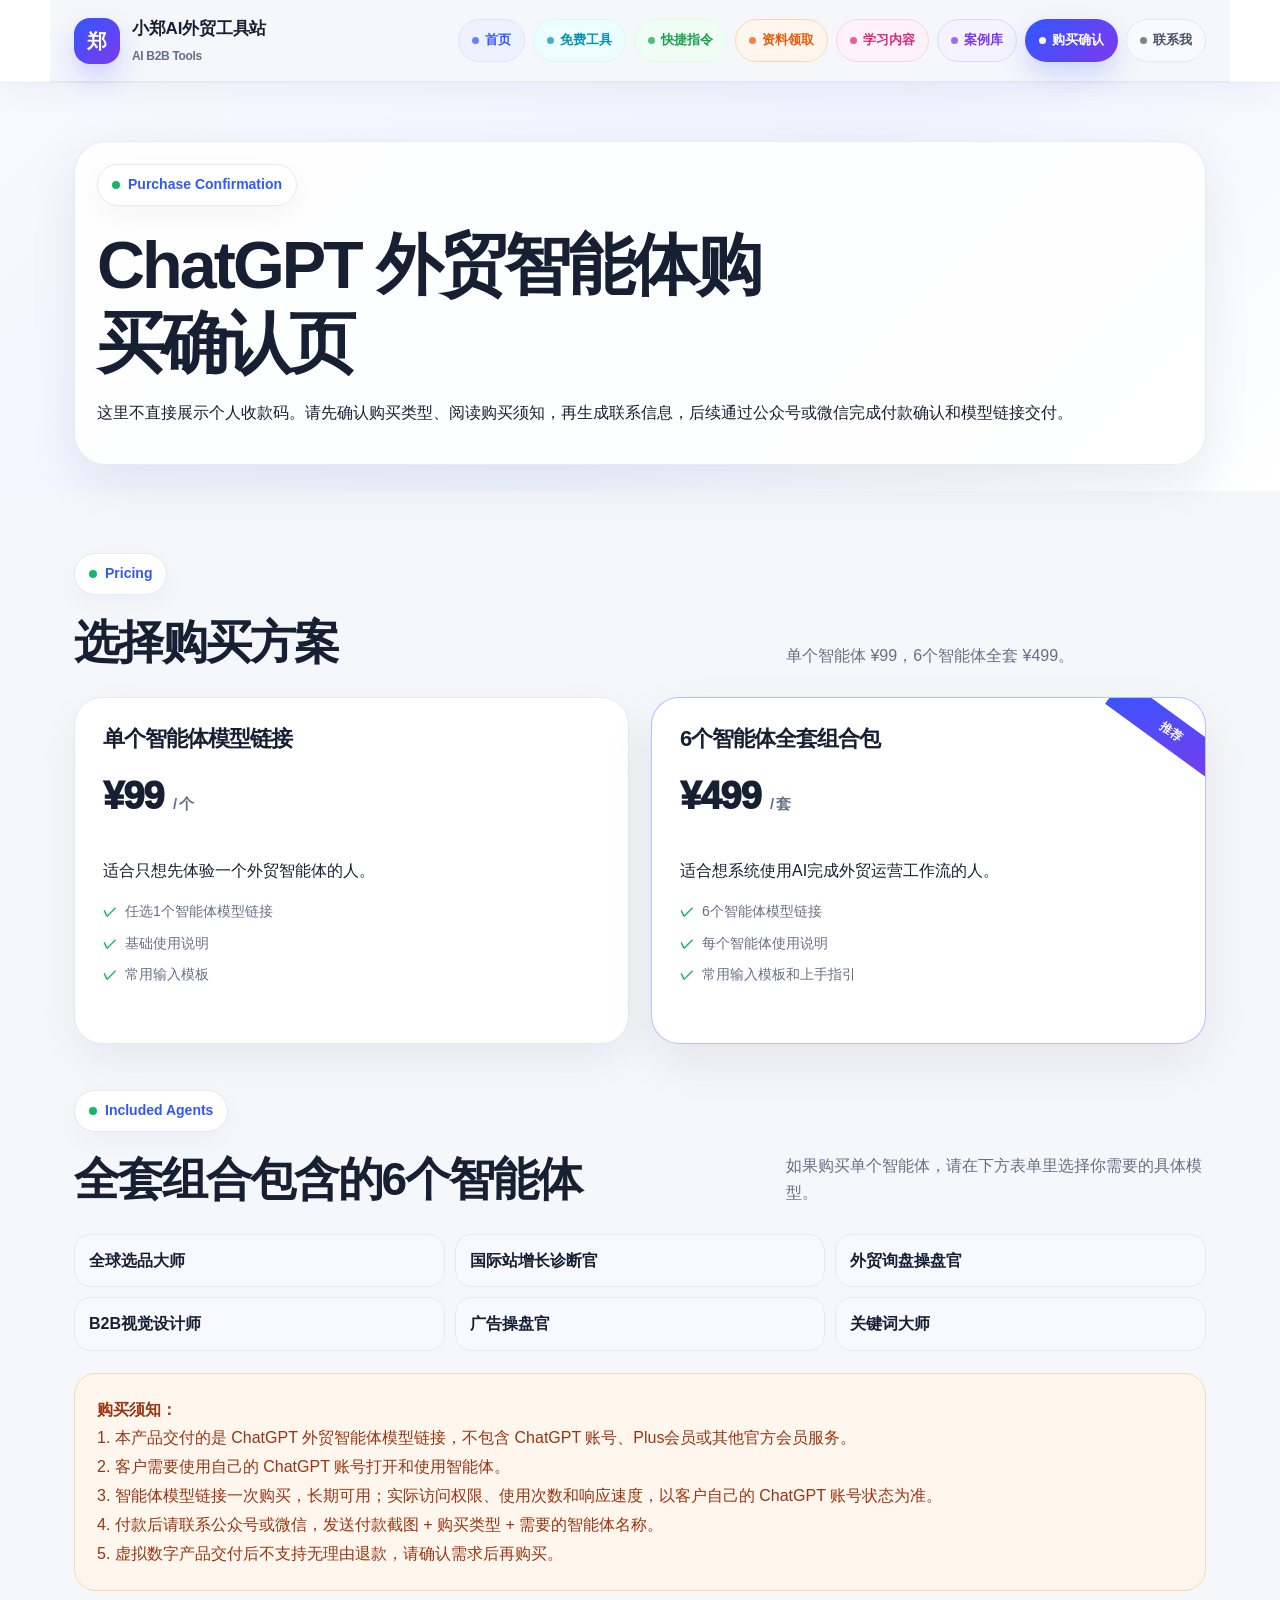
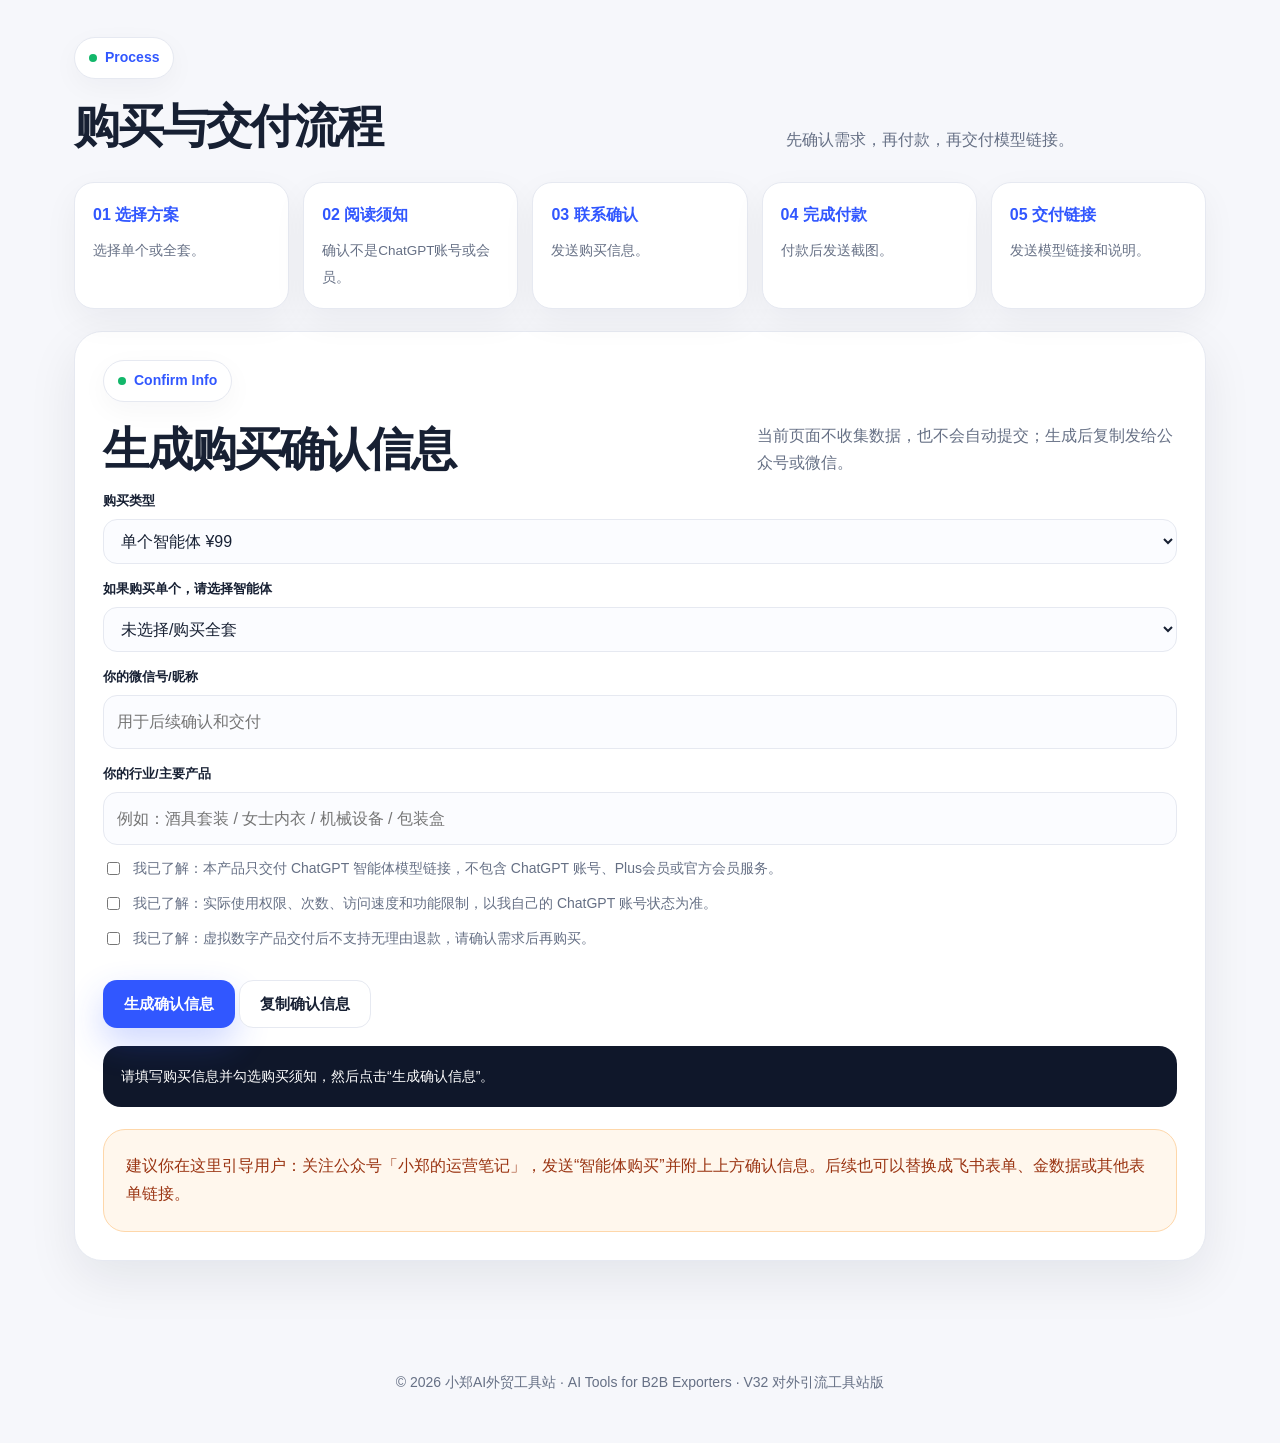
<file: buy.html>
<!DOCTYPE html><html lang="zh-CN"><head>
  <meta charset="UTF-8" />
  <meta name="viewport" content="width=device-width, initial-scale=1.0" />
  <title>付费项目 - 小郑AI外贸工具站</title>
  <style>

    :root {
      --bg: #f6f7fb;
      --card: #ffffff;
      --text: #172033;
      --muted: #667085;
      --primary: #3157ff;
      --primary-dark: #1838c9;
      --dark: #0f172a;
      --line: #e6e9f1;
      --soft: #eef2ff;
      --success: #12b76a;
      --warning: #ffb020;
      --shadow: 0 18px 50px rgba(16, 24, 40, 0.08);
    }

    * {
      box-sizing: border-box;
    }

    html {
      scroll-behavior: smooth;
    }

    body {
      margin: 0;
      background: var(--bg);
      color: var(--text);
      font-family: -apple-system, BlinkMacSystemFont, "Segoe UI", "PingFang SC", "Microsoft YaHei", Arial, sans-serif;
      line-height: 1.7;
      overflow-x: hidden;
    }

    a {
      color: inherit;
      text-decoration: none;
    }

    .site {
      width: 100%;
      max-width: 1180px;
      margin-left: auto;
      margin-right: auto;
      padding-left: 24px;
      padding-right: 24px;
    }

    .nav {
      position: sticky;
      top: 0;
      z-index: 20;
      background: rgba(246, 247, 251, 0.95);
      backdrop-filter: blur(18px);
      border-bottom: 1px solid var(--line);
    }

    .nav-row {
      height: 72px;
      display: flex;
      align-items: center;
      justify-content: space-between;
      gap: 24px;
    }

    .brand {
      display: flex;
      align-items: center;
      gap: 12px;
      font-weight: 900;
      letter-spacing: -0.02em;
      white-space: nowrap;
    }

    .brand-logo {
      width: 40px;
      height: 40px;
      border-radius: 14px;
      background: linear-gradient(135deg, #3157ff, #7c3aed);
      color: #fff;
      display: grid;
      place-items: center;
      box-shadow: 0 10px 25px rgba(49, 87, 255, 0.25);
    }

    .nav-links {
      display: flex;
      align-items: center;
      gap: 22px;
      color: var(--muted);
      font-size: 14px;
      font-weight: 700;
    }

    .nav-links a:hover {
      color: var(--primary);
    }

    .nav-cta {
      padding: 10px 16px;
      background: var(--dark);
      color: #fff !important;
      border-radius: 999px;
    }

    .hero {
      padding: 76px 0 56px;
    }

    .hero-grid {
      display: grid;
      grid-template-columns: minmax(0, 1fr) minmax(360px, 0.95fr);
      gap: 56px;
      align-items: center;
    }

    .eyebrow {
      display: inline-flex;
      align-items: center;
      gap: 8px;
      padding: 8px 14px;
      border: 1px solid var(--line);
      border-radius: 999px;
      background: #fff;
      color: var(--primary);
      font-size: 14px;
      font-weight: 800;
      margin-bottom: 20px;
      box-shadow: 0 8px 28px rgba(16, 24, 40, 0.04);
    }

    .dot {
      width: 8px;
      height: 8px;
      background: var(--success);
      border-radius: 50%;
      flex: 0 0 auto;
    }

    h1,
    h2,
    h3 {
      margin: 0;
      line-height: 1.18;
      letter-spacing: -0.045em;
    }

    h1 {
      font-size: clamp(42px, 5.2vw, 70px);
      max-width: 700px;
    }

    h2 {
      font-size: clamp(30px, 4vw, 46px);
    }

    h3 {
      font-size: 22px;
    }

    .gradient-text {
      background: linear-gradient(135deg, #3157ff, #7c3aed);
      -webkit-background-clip: text;
      background-clip: text;
      color: transparent;
    }

    .hero-subtitle {
      margin: 24px 0 30px;
      max-width: 650px;
      color: var(--muted);
      font-size: 18px;
    }

    .actions {
      display: flex;
      flex-wrap: wrap;
      gap: 14px;
      margin-bottom: 26px;
    }

    .btn {
      display: inline-flex;
      align-items: center;
      justify-content: center;
      min-height: 48px;
      padding: 13px 20px;
      border-radius: 14px;
      border: 1px solid transparent;
      font-weight: 900;
      font-size: 15px;
      transition: 0.2s ease;
    }

    .btn-primary {
      background: var(--primary);
      color: #fff;
      box-shadow: 0 15px 35px rgba(49, 87, 255, 0.24);
    }

    .btn-primary:hover {
      background: var(--primary-dark);
      transform: translateY(-2px);
    }

    .btn-light {
      background: #fff;
      border-color: var(--line);
      color: var(--text);
    }

    .btn-light:hover {
      border-color: var(--primary);
      color: var(--primary);
      transform: translateY(-2px);
    }

    .tags {
      display: flex;
      flex-wrap: wrap;
      gap: 10px;
      font-size: 13px;
      color: var(--muted);
    }

    .tag {
      padding: 7px 11px;
      background: #fff;
      border: 1px solid var(--line);
      border-radius: 999px;
    }

    .hero-panel {
      width: 100%;
      background: rgba(255,255,255,0.86);
      border: 1px solid rgba(230,233,241,0.95);
      border-radius: 32px;
      padding: 22px;
      box-shadow: var(--shadow);
    }

    .mock {
      background: var(--dark);
      border-radius: 24px;
      overflow: hidden;
      color: #fff;
    }

    .mock-top {
      height: 44px;
      display: flex;
      align-items: center;
      gap: 7px;
      padding: 0 16px;
      border-bottom: 1px solid rgba(255,255,255,0.1);
    }

    .circle {
      width: 10px;
      height: 10px;
      border-radius: 50%;
      background: rgba(255,255,255,0.35);
    }

    .mock-body {
      padding: 22px;
    }

    .result-card {
      padding: 16px;
      margin-bottom: 14px;
      background: rgba(255,255,255,0.08);
      border: 1px solid rgba(255,255,255,0.12);
      border-radius: 18px;
    }

    .result-card strong {
      display: block;
      margin-bottom: 7px;
    }

    .bar {
      height: 9px;
      margin-top: 10px;
      background: rgba(255,255,255,0.13);
      border-radius: 999px;
      overflow: hidden;
    }

    .bar span {
      display: block;
      height: 100%;
      background: linear-gradient(90deg, var(--warning), var(--success));
      border-radius: 999px;
    }

    .stats {
      display: grid;
      grid-template-columns: repeat(4, minmax(0, 1fr));
      gap: 16px;
      margin-top: 32px;
    }

    .stat {
      background: #fff;
      border: 1px solid var(--line);
      border-radius: 18px;
      padding: 18px 16px;
      box-shadow: 0 10px 30px rgba(16, 24, 40, 0.04);
    }

    .stat-number {
      color: var(--primary);
      font-size: 26px;
      line-height: 1;
      font-weight: 950;
      letter-spacing: -0.04em;
    }

    .stat-label {
      margin-top: 8px;
      color: var(--muted);
      font-size: 13px;
      line-height: 1.45;
    }

    section {
      padding: 62px 0;
    }

    .section-head {
      display: grid;
      grid-template-columns: minmax(0, 1fr) minmax(280px, 420px);
      align-items: end;
      gap: 28px;
      margin-bottom: 28px;
    }

    .section-head p {
      color: var(--muted);
      margin: 0;
    }

    .grid-4 {
      display: grid;
      grid-template-columns: repeat(4, minmax(0, 1fr));
      gap: 18px;
    }

    .card {
      background: var(--card);
      border: 1px solid var(--line);
      border-radius: 22px;
      padding: 22px;
      box-shadow: 0 12px 34px rgba(16, 24, 40, 0.05);
      transition: 0.22s ease;
      display: flex;
      flex-direction: column;
      min-height: 360px;
    }

    .card:hover {
      transform: translateY(-5px);
      box-shadow: var(--shadow);
      border-color: rgba(49, 87, 255, 0.25);
    }

    .icon {
      width: 48px;
      height: 48px;
      border-radius: 16px;
      background: var(--soft);
      color: var(--primary);
      display: grid;
      place-items: center;
      font-size: 22px;
      margin-bottom: 16px;
    }

    .card p {
      color: var(--muted);
      margin: 10px 0 16px;
      font-size: 14.5px;
    }

    .list {
      padding: 0;
      margin: 0 0 20px;
      list-style: none;
      color: var(--muted);
      font-size: 14px;
    }

    .list li {
      display: flex;
      gap: 8px;
      margin-bottom: 8px;
    }

    .list li::before {
      content: "✓";
      color: var(--success);
      font-weight: 900;
    }

    .card-action {
      margin-top: auto;
    }

    .mini-btn {
      display: inline-flex;
      align-items: center;
      padding: 10px 13px;
      border-radius: 12px;
      background: var(--dark);
      color: #fff;
      font-weight: 900;
      font-size: 13px;
    }

    .mini-btn:hover {
      background: var(--primary);
    }

    .demo {
      margin-top: 22px;
      background: #fff;
      border: 1px solid var(--line);
      border-radius: 28px;
      padding: 24px;
      box-shadow: 0 12px 36px rgba(16, 24, 40, 0.05);
    }

    .demo-grid {
      display: grid;
      grid-template-columns: minmax(0, 1fr) minmax(0, 1fr);
      gap: 18px;
      margin-top: 18px;
    }

    label {
      display: block;
      font-weight: 900;
      font-size: 13px;
      margin: 14px 0 7px;
    }

    label:first-child {
      margin-top: 0;
    }

    input,
    select {
      width: 100%;
      border: 1px solid var(--line);
      border-radius: 14px;
      padding: 12px 13px;
      font: inherit;
      background: #fbfcff;
      color: var(--text);
      outline: none;
    }

    input:focus,
    select:focus {
      border-color: var(--primary);
      box-shadow: 0 0 0 4px rgba(49, 87, 255, 0.08);
      background: #fff;
    }

    .output {
      min-height: 220px;
      white-space: pre-line;
      background: var(--dark);
      color: #fff;
      border-radius: 22px;
      padding: 20px;
      font-size: 14px;
    }

    .notice {
      margin-top: 14px;
      padding: 13px 15px;
      background: #fffbeb;
      border: 1px solid #fef3c7;
      border-radius: 16px;
      color: #92400e;
      font-size: 14px;
    }

    .split {
      display: grid;
      grid-template-columns: minmax(0, 0.9fr) minmax(0, 1.1fr);
      gap: 24px;
    }

    .panel {
      background: #fff;
      border: 1px solid var(--line);
      border-radius: 28px;
      padding: 28px;
      box-shadow: 0 12px 36px rgba(16, 24, 40, 0.05);
    }

    .panel p {
      color: var(--muted);
    }

    .steps {
      display: grid;
      gap: 14px;
    }

    .step {
      display: flex;
      gap: 14px;
      background: #fafbff;
      border: 1px solid var(--line);
      border-radius: 18px;
      padding: 16px;
    }

    .step-num {
      flex: 0 0 auto;
      width: 34px;
      height: 34px;
      border-radius: 12px;
      background: var(--primary);
      color: #fff;
      display: grid;
      place-items: center;
      font-weight: 950;
    }

    .step span {
      color: var(--muted);
      font-size: 14px;
    }

    .pricing {
      display: grid;
      grid-template-columns: repeat(3, minmax(0, 1fr));
      gap: 18px;
    }

    .price-card {
      background: #fff;
      border: 1px solid var(--line);
      border-radius: 28px;
      padding: 28px;
      box-shadow: 0 12px 36px rgba(16, 24, 40, 0.05);
    }

    .price-card.featured {
      border-color: rgba(49,87,255,0.36);
      box-shadow: var(--shadow);
    }

    .badge {
      display: inline-flex;
      padding: 6px 10px;
      border-radius: 999px;
      background: var(--soft);
      color: var(--primary);
      font-weight: 900;
      font-size: 12px;
      margin-bottom: 14px;
    }

    .price {
      margin: 14px 0;
      font-size: 36px;
      font-weight: 950;
      letter-spacing: -0.05em;
    }

    .price small {
      font-size: 14px;
      color: var(--muted);
      font-weight: 700;
      letter-spacing: 0;
    }

    .price-card ul {
      padding: 0;
      margin: 18px 0 24px;
      list-style: none;
      color: var(--muted);
      font-size: 14px;
    }

    .price-card li {
      display: flex;
      gap: 8px;
      margin-bottom: 10px;
    }

    .price-card li::before {
      content: "•";
      color: var(--primary);
      font-weight: 900;
    }

    .contact-box {
      background: linear-gradient(135deg, #111827, #182152);
      color: #fff;
      border-radius: 34px;
      padding: 44px;
      display: grid;
      grid-template-columns: minmax(0, 1.1fr) minmax(280px, 0.9fr);
      gap: 30px;
      align-items: center;
      box-shadow: 0 24px 60px rgba(17, 24, 39, 0.2);
    }

    .contact-box p {
      color: rgba(255,255,255,0.75);
    }

    .contact-card {
      background: rgba(255,255,255,0.08);
      border: 1px solid rgba(255,255,255,0.14);
      border-radius: 24px;
      padding: 22px;
    }

    .contact-row {
      padding: 13px 0;
      border-bottom: 1px solid rgba(255,255,255,0.1);
    }

    .contact-row:last-child {
      border-bottom: 0;
    }

    .contact-row strong {
      display: block;
      margin-bottom: 3px;
    }

    .contact-row span {
      color: rgba(255,255,255,0.72);
      font-size: 14px;
    }

    footer {
      padding: 34px 0;
      color: var(--muted);
      font-size: 14px;
      text-align: center;
    }


    .scenario-grid {
      display: grid;
      grid-template-columns: repeat(3, minmax(0, 1fr));
      gap: 18px;
    }

    .scenario-card,
    .article-card,
    .case-card,
    .faq-card {
      background: #fff;
      border: 1px solid var(--line);
      border-radius: 24px;
      padding: 24px;
      box-shadow: 0 12px 34px rgba(16, 24, 40, 0.05);
    }

    .scenario-card h3,
    .article-card h3,
    .case-card h3,
    .faq-card h3 {
      margin-bottom: 10px;
    }

    .scenario-card p,
    .article-card p,
    .case-card p,
    .faq-card p {
      color: var(--muted);
      margin: 0;
      font-size: 14.5px;
    }

    .article-grid {
      display: grid;
      grid-template-columns: repeat(3, minmax(0, 1fr));
      gap: 18px;
    }

    .article-meta {
      display: inline-flex;
      margin-bottom: 12px;
      padding: 6px 10px;
      border-radius: 999px;
      background: var(--soft);
      color: var(--primary);
      font-size: 12px;
      font-weight: 900;
    }

    .case-grid {
      display: grid;
      grid-template-columns: repeat(3, minmax(0, 1fr));
      gap: 18px;
    }

    .case-kpi {
      display: grid;
      grid-template-columns: repeat(2, minmax(0, 1fr));
      gap: 10px;
      margin-top: 18px;
    }

    .case-kpi div {
      background: #f8f9ff;
      border: 1px solid var(--line);
      border-radius: 16px;
      padding: 12px;
    }

    .case-kpi strong {
      display: block;
      color: var(--primary);
      font-size: 20px;
      line-height: 1.1;
    }

    .case-kpi span {
      color: var(--muted);
      font-size: 12px;
    }

    .roadmap {
      display: grid;
      grid-template-columns: repeat(4, minmax(0, 1fr));
      gap: 14px;
    }

    .roadmap-item {
      background: #fff;
      border: 1px solid var(--line);
      border-radius: 22px;
      padding: 20px;
      box-shadow: 0 12px 34px rgba(16, 24, 40, 0.04);
    }

    .roadmap-item strong {
      display: block;
      margin-bottom: 8px;
      font-size: 17px;
    }

    .roadmap-item span {
      color: var(--muted);
      font-size: 14px;
    }

    .faq-grid {
      display: grid;
      grid-template-columns: repeat(2, minmax(0, 1fr));
      gap: 18px;
    }

    .cta-strip {
      background: #fff;
      border: 1px solid var(--line);
      border-radius: 30px;
      padding: 34px;
      display: grid;
      grid-template-columns: minmax(0, 1fr) auto;
      gap: 24px;
      align-items: center;
      box-shadow: var(--shadow);
    }

    .cta-strip p {
      color: var(--muted);
      margin: 12px 0 0;
    }

    .check-list {
      padding: 0;
      margin: 16px 0 0;
      list-style: none;
      color: var(--muted);
      font-size: 14px;
    }

    .check-list li {
      display: flex;
      gap: 8px;
      margin-bottom: 8px;
    }

    .check-list li::before {
      content: "✓";
      color: var(--success);
      font-weight: 900;
    }


    .locked-box {
      margin-top: 18px;
      background: linear-gradient(135deg, #101828, #1d2b6c);
      color: #fff;
      border-radius: 24px;
      padding: 24px;
      display: grid;
      grid-template-columns: minmax(0, 1fr) auto;
      gap: 20px;
      align-items: center;
      box-shadow: 0 18px 45px rgba(16, 24, 40, 0.14);
    }

    .locked-box h3 {
      margin-bottom: 8px;
    }

    .locked-box p {
      color: rgba(255,255,255,0.76);
      margin: 0;
      font-size: 14.5px;
    }

    .locked-tags {
      display: flex;
      flex-wrap: wrap;
      gap: 8px;
      margin-top: 14px;
    }

    .locked-tags span {
      padding: 6px 10px;
      border-radius: 999px;
      background: rgba(255,255,255,0.1);
      border: 1px solid rgba(255,255,255,0.14);
      font-size: 12px;
      color: rgba(255,255,255,0.82);
    }


    .image-preview {
      margin-top: 12px;
      width: 100%;
      min-height: 160px;
      border: 1px dashed var(--line);
      border-radius: 18px;
      background: #fbfcff;
      display: grid;
      place-items: center;
      overflow: hidden;
      color: var(--muted);
      font-size: 14px;
      text-align: center;
      padding: 12px;
    }

    .image-preview img {
      max-width: 100%;
      max-height: 260px;
      display: block;
      border-radius: 14px;
    }

    .tool-disclaimer {
      margin-top: 16px;
      padding: 14px 16px;
      background: #fff7ed;
      border: 1px solid #fed7aa;
      border-radius: 18px;
      color: #9a3412;
      font-size: 14px;
    }


    .resource-grid {
      display: grid;
      grid-template-columns: repeat(4, minmax(0, 1fr));
      gap: 18px;
    }

    .resource-card {
      background: #fff;
      border: 1px solid var(--line);
      border-radius: 24px;
      padding: 24px;
      box-shadow: 0 12px 34px rgba(16, 24, 40, 0.05);
      display: flex;
      flex-direction: column;
      min-height: 285px;
    }

    .resource-card h3 {
      margin-bottom: 10px;
    }

    .resource-card p {
      color: var(--muted);
      margin: 0 0 16px;
      font-size: 14.5px;
    }

    .resource-card .card-action {
      margin-top: auto;
    }

    .resource-label {
      display: inline-flex;
      width: fit-content;
      margin-bottom: 12px;
      padding: 6px 10px;
      border-radius: 999px;
      background: var(--soft);
      color: var(--primary);
      font-size: 12px;
      font-weight: 900;
    }

    .contact-highlight {
      display: grid;
      grid-template-columns: repeat(3, minmax(0, 1fr));
      gap: 14px;
      margin-top: 20px;
    }

    .contact-highlight div {
      background: rgba(255,255,255,0.08);
      border: 1px solid rgba(255,255,255,0.14);
      border-radius: 18px;
      padding: 16px;
    }

    .contact-highlight strong {
      display: block;
      margin-bottom: 4px;
    }

    .contact-highlight span {
      color: rgba(255,255,255,0.72);
      font-size: 13px;
    }


    .learning-path-grid {
      display: grid;
      grid-template-columns: repeat(4, minmax(0, 1fr));
      gap: 16px;
      margin-bottom: 28px;
    }

    .learning-step {
      background: #fff;
      border: 1px solid var(--line);
      border-radius: 22px;
      padding: 22px;
      box-shadow: 0 12px 34px rgba(16, 24, 40, 0.05);
    }

    .learning-step strong {
      display: block;
      font-size: 18px;
      margin-bottom: 8px;
    }

    .learning-step span {
      color: var(--muted);
      font-size: 14px;
    }

    .article-card.featured-article {
      border-color: rgba(49,87,255,0.3);
      box-shadow: var(--shadow);
    }

    .article-actions {
      margin-top: 18px;
      display: flex;
      flex-wrap: wrap;
      gap: 10px;
    }

    .article-actions a {
      display: inline-flex;
      padding: 9px 12px;
      border-radius: 12px;
      background: var(--dark);
      color: #fff;
      font-weight: 900;
      font-size: 13px;
    }

    .article-actions a.secondary {
      background: #fff;
      color: var(--primary);
      border: 1px solid var(--line);
    }

    .case-card.detailed {
      display: flex;
      flex-direction: column;
      min-height: 420px;
    }

    .case-flow {
      display: grid;
      gap: 10px;
      margin-top: 16px;
    }

    .case-flow div {
      background: #f8f9ff;
      border: 1px solid var(--line);
      border-radius: 16px;
      padding: 12px;
    }

    .case-flow strong {
      display: block;
      margin-bottom: 4px;
      color: var(--text);
      font-size: 14px;
    }

    .case-flow span {
      color: var(--muted);
      font-size: 13px;
    }

    .case-tag-row {
      display: flex;
      flex-wrap: wrap;
      gap: 8px;
      margin-top: auto;
      padding-top: 18px;
    }

    .case-tag-row span {
      padding: 6px 10px;
      border-radius: 999px;
      background: var(--soft);
      color: var(--primary);
      font-size: 12px;
      font-weight: 900;
    }

    .content-note {
      background: #fff;
      border: 1px solid var(--line);
      border-radius: 26px;
      padding: 26px;
      margin-top: 22px;
      box-shadow: 0 12px 34px rgba(16, 24, 40, 0.05);
    }

    .content-note p {
      color: var(--muted);
      margin: 10px 0 0;
    }


    .prompt-grid {
      display: grid;
      grid-template-columns: repeat(3, minmax(0, 1fr));
      gap: 18px;
    }

    .prompt-card {
      background: #fff;
      border: 1px solid var(--line);
      border-radius: 24px;
      padding: 24px;
      box-shadow: 0 12px 34px rgba(16, 24, 40, 0.05);
      display: flex;
      flex-direction: column;
      min-height: 360px;
    }

    .prompt-card h3 {
      margin-bottom: 10px;
    }

    .prompt-card p {
      color: var(--muted);
      margin: 0 0 14px;
      font-size: 14.5px;
    }

    .prompt-box {
      background: #0f172a;
      color: #fff;
      border-radius: 18px;
      padding: 16px;
      font-size: 13px;
      line-height: 1.7;
      white-space: pre-line;
      margin-top: 10px;
      flex: 1;
    }

    .copy-btn {
      margin-top: 14px;
      width: fit-content;
      border: 0;
      border-radius: 12px;
      padding: 10px 13px;
      background: var(--primary);
      color: #fff;
      font-weight: 900;
      cursor: pointer;
      font: inherit;
      font-size: 13px;
    }

    .copy-btn:hover {
      background: var(--primary-dark);
    }

    .prompt-category {
      display: inline-flex;
      width: fit-content;
      margin-bottom: 12px;
      padding: 6px 10px;
      border-radius: 999px;
      background: var(--soft);
      color: var(--primary);
      font-size: 12px;
      font-weight: 900;
    }

    .prompt-note {
      background: #fff;
      border: 1px solid var(--line);
      border-radius: 26px;
      padding: 26px;
      margin-top: 22px;
      box-shadow: 0 12px 34px rgba(16, 24, 40, 0.05);
    }

    .prompt-note p {
      color: var(--muted);
      margin: 10px 0 0;
    }


    .page-hero {
      padding: 58px 0 26px;
      background: linear-gradient(135deg, #f7f9ff 0%, #eef3ff 55%, #ffffff 100%);
    }

    .page-hero .hero-panel {
      min-height: auto;
    }

    .home-shortcuts {
      display: grid;
      grid-template-columns: repeat(4, minmax(0, 1fr));
      gap: 18px;
      margin-top: 28px;
    }

    .shortcut-card {
      background: #fff;
      border: 1px solid var(--line);
      border-radius: 24px;
      padding: 24px;
      box-shadow: 0 12px 34px rgba(16, 24, 40, 0.05);
    }

    .shortcut-card h3 {
      margin: 10px 0 8px;
    }

    .shortcut-card p {
      color: var(--muted);
      margin: 0 0 18px;
      font-size: 14.5px;
    }

    .shortcut-icon {
      width: 42px;
      height: 42px;
      border-radius: 14px;
      display: grid;
      place-items: center;
      background: var(--soft);
      color: var(--primary);
      font-weight: 900;
    }

    .home-section {
      padding: 50px 0;
    }

    .home-mini-grid {
      display: grid;
      grid-template-columns: repeat(3, minmax(0, 1fr));
      gap: 18px;
      margin-top: 22px;
    }

    .home-mini-card {
      background: #fff;
      border: 1px solid var(--line);
      border-radius: 22px;
      padding: 22px;
      box-shadow: 0 12px 34px rgba(16, 24, 40, 0.05);
    }

    .home-mini-card p {
      color: var(--muted);
      margin: 8px 0 0;
      font-size: 14px;
    }

    @media (max-width: 1050px) {
      .home-shortcuts,
      .home-mini-grid {
        grid-template-columns: repeat(2, minmax(0, 1fr));
      }
    }

    @media (max-width: 720px) {
      .home-shortcuts,
      .home-mini-grid {
        grid-template-columns: 1fr;
      }
    }

    @media (max-width: 1050px) {
      .hero-grid,
      .split,
      .contact-box,
      .locked-box {
        grid-template-columns: 1fr;
      }

      .hero-panel {
        max-width: 760px;
      }

      .grid-4,
      .scenario-grid,
      .article-grid,
      .case-grid,
      .resource-grid,
      .contact-highlight,
      .learning-path-grid,
      .prompt-grid,
      .roadmap {
        grid-template-columns: repeat(2, minmax(0, 1fr));
      }
    }

    @media (max-width: 900px) {
      .section-head,
      .cta-strip {
        grid-template-columns: 1fr;
      }

      .pricing,
      .faq-grid {
        grid-template-columns: 1fr;
      }
    }

    @media (max-width: 720px) {
      .site {
        padding-left: 16px;
        padding-right: 16px;
      }

      .nav-row {
        height: auto;
        padding: 14px 0;
      }

      .nav-links {
        display: none;
      }

      .hero {
        padding-top: 48px;
      }

      .stats,
      .grid-4,
      .scenario-grid,
      .article-grid,
      .case-grid,
      .resource-grid,
      .contact-highlight,
      .learning-path-grid,
      .prompt-grid,
      .roadmap,
      .demo-grid {
        grid-template-columns: 1fr;
      }

      .contact-box {
        padding: 28px;
      }
    }
  
  
    header {
      background: rgba(255,255,255,0.92);
      backdrop-filter: blur(16px);
      border-bottom: 1px solid rgba(226, 232, 240, 0.9);
      position: sticky;
      top: 0;
      z-index: 50;
      box-shadow: 0 10px 30px rgba(15, 23, 42, 0.04);
    }

    .nav {
      min-height: 82px;
      display: flex;
      align-items: center;
      justify-content: space-between;
      gap: 24px;
    }

    .brand {
      display: flex;
      align-items: center;
      gap: 12px;
      flex: 0 0 auto;
    }

    .brand-logo {
      width: 46px;
      height: 46px;
      border-radius: 16px;
      background: linear-gradient(135deg, #3157ff, #7c3aed);
      color: #fff;
      display: grid;
      place-items: center;
      font-weight: 900;
      font-size: 20px;
      box-shadow: 0 14px 28px rgba(49, 87, 255, 0.22);
    }

    .brand strong {
      display: block;
      font-size: 17px;
      letter-spacing: -0.2px;
    }

    .brand span {
      display: block;
      font-size: 12px;
      color: var(--muted);
      margin-top: 2px;
    }

    nav {
      display: flex;
      align-items: center;
      justify-content: flex-end;
      gap: 8px;
      flex-wrap: wrap;
    }

    nav a {
      position: relative;
      display: inline-flex;
      align-items: center;
      gap: 6px;
      padding: 9px 13px;
      border-radius: 999px;
      font-size: 13px;
      font-weight: 900;
      color: #334155;
      border: 1px solid transparent;
      transition: 0.18s ease;
      white-space: nowrap;
    }

    nav a::before {
      content: "";
      width: 7px;
      height: 7px;
      border-radius: 999px;
      background: currentColor;
      opacity: 0.72;
    }

    nav a:nth-child(1) {
      background: #eef2ff;
      color: #3157ff;
      border-color: #dbe4ff;
    }

    nav a:nth-child(2) {
      background: #ecfeff;
      color: #0891b2;
      border-color: #cffafe;
    }

    nav a:nth-child(3) {
      background: #f0fdf4;
      color: #16a34a;
      border-color: #dcfce7;
    }

    nav a:nth-child(4) {
      background: #fff7ed;
      color: #ea580c;
      border-color: #fed7aa;
    }

    nav a:nth-child(5) {
      background: #fdf2f8;
      color: #db2777;
      border-color: #fbcfe8;
    }

    nav a:nth-child(6) {
      background: #f5f3ff;
      color: #7c3aed;
      border-color: #ddd6fe;
    }

    nav a:nth-child(7) {
      background: #fff1f2;
      color: #e11d48;
      border-color: #fecdd3;
    }

    nav a:nth-child(8) {
      background: #f8fafc;
      color: #475569;
      border-color: #e2e8f0;
    }

    nav a:hover {
      transform: translateY(-2px);
      box-shadow: 0 10px 20px rgba(15, 23, 42, 0.08);
      filter: saturate(1.08);
    }

    nav a.active {
      color: #fff !important;
      border-color: transparent !important;
      background: linear-gradient(135deg, #3157ff, #7c3aed) !important;
      box-shadow: 0 12px 28px rgba(49, 87, 255, 0.22);
    }

    nav a.active::before {
      background: #fff;
      opacity: 1;
    }

    @media (max-width: 1050px) {
      .nav {
        align-items: flex-start;
        flex-direction: column;
        padding: 14px 0;
      }

      nav {
        width: 100%;
        justify-content: flex-start;
      }
    }

    @media (max-width: 720px) {
      header {
        position: static;
      }

      nav {
        gap: 7px;
      }

      nav a {
        font-size: 12px;
        padding: 8px 10px;
      }

      .brand-logo {
        width: 42px;
        height: 42px;
      }
    }

  
    nav a:nth-child(9){background:#ecfdf5;color:#059669;border-color:#bbf7d0;}
    .purchase-grid{display:grid;grid-template-columns:repeat(2,minmax(0,1fr));gap:22px;margin-top:24px}
    .purchase-card{background:#fff;border:1px solid var(--line);border-radius:28px;padding:28px;box-shadow:0 16px 44px rgba(16,24,40,.06);display:flex;flex-direction:column}
    .purchase-card.featured{border-color:rgba(49,87,255,.36);box-shadow:var(--shadow);position:relative;overflow:hidden}
    .purchase-card.featured:before{content:"推荐";position:absolute;top:18px;right:-36px;width:140px;text-align:center;transform:rotate(36deg);background:linear-gradient(135deg,#3157ff,#7c3aed);color:#fff;font-size:12px;font-weight:900;padding:6px 0}
    .purchase-price{font-size:38px;font-weight:950;color:var(--text);margin:12px 0;letter-spacing:-1px}
    .purchase-price small{font-size:15px;color:var(--muted);font-weight:800}
    .agent-list{display:grid;grid-template-columns:repeat(3,minmax(0,1fr));gap:10px;margin-top:18px}
    .agent-list div{padding:12px 14px;border:1px solid var(--line);background:#f8f9ff;border-radius:16px;font-weight:800}
    .notice-box{background:#fff7ed;border:1px solid #fed7aa;color:#9a3412;border-radius:22px;padding:22px;margin-top:22px;line-height:1.8}
    .process-grid{display:grid;grid-template-columns:repeat(5,minmax(0,1fr));gap:14px;margin-top:22px}
    .process-step{background:#fff;border:1px solid var(--line);border-radius:20px;padding:18px;box-shadow:0 12px 34px rgba(16,24,40,.05)}
    .process-step strong{display:block;color:var(--primary);margin-bottom:8px}.process-step span{color:var(--muted);font-size:13.5px}
    .confirm-form{background:#fff;border:1px solid var(--line);border-radius:28px;padding:28px;box-shadow:var(--shadow);margin-top:22px}
    .checkbox-row{display:flex;gap:10px;align-items:flex-start;margin:12px 0;color:var(--muted);font-size:14px;line-height:1.65}.checkbox-row input{width:auto;margin-top:5px}
    .buy-output{margin-top:18px;background:#0f172a;color:#fff;border-radius:18px;padding:18px;white-space:pre-line;line-height:1.75;font-size:14px}
    @media(max-width:1050px){.purchase-grid,.process-grid,.agent-list{grid-template-columns:repeat(2,minmax(0,1fr))}}
    @media(max-width:720px){.purchase-grid,.process-grid,.agent-list{grid-template-columns:1fr}}

  
    .note-card {
      background: #fff;
      border: 1px solid var(--line);
      border-radius: 24px;
      padding: 22px;
      box-shadow: 0 12px 34px rgba(16,24,40,.05);
      color: var(--muted);
      margin-top: 18px;
    }

    .note-card strong {
      display: block;
      color: var(--text);
      font-size: 18px;
      margin-bottom: 8px;
    }

    .note-card p {
      margin: 0;
    }

  </style>
</head><body><header>
    <div class="site nav">
      <div class="brand">
        <div class="brand-logo">郑</div>
        <div>
          <strong>小郑AI外贸工具站</strong>
          <span>AI B2B Tools</span>
        </div>
      </div>
      <nav>
        <a href="index.html">首页</a>
        <a href="tools.html">免费工具</a>
        <a href="prompts.html">快捷指令</a>
        <a href="resources.html">资料领取</a>
        <a href="articles.html">学习内容</a>
        <a href="cases.html">案例库</a>
        <a href="buy.html" class="active">购买确认</a>
        <a href="contact.html">联系我</a>
      </nav>
    </div>
  </header>
  <section class="page-hero"><div class="site"><div class="hero-panel"><div class="eyebrow"><span class="dot"></span> Purchase Confirmation</div><h1>ChatGPT 外贸智能体购买确认页</h1><p>这里不直接展示个人收款码。请先确认购买类型、阅读购买须知，再生成联系信息，后续通过公众号或微信完成付款确认和模型链接交付。</p></div></div></section>
  <section><div class="site">
    <div class="section-head"><div><div class="eyebrow"><span class="dot"></span> Pricing</div><h2>选择购买方案</h2></div><p>单个智能体 ¥99，6个智能体全套 ¥499。</p></div>
    <div class="purchase-grid">
      <article class="purchase-card"><h3>单个智能体模型链接</h3><div class="purchase-price">¥99 <small>/ 个</small></div><p>适合只想先体验一个外贸智能体的人。</p><ul class="list"><li>任选1个智能体模型链接</li><li>基础使用说明</li><li>常用输入模板</li></ul></article>
      <article class="purchase-card featured"><h3>6个智能体全套组合包</h3><div class="purchase-price">¥499 <small>/ 套</small></div><p>适合想系统使用AI完成外贸运营工作流的人。</p><ul class="list"><li>6个智能体模型链接</li><li>每个智能体使用说明</li><li>常用输入模板和上手指引</li></ul></article>
    </div>
    <div class="section-head" style="margin-top:46px;"><div><div class="eyebrow"><span class="dot"></span> Included Agents</div><h2>全套组合包含的6个智能体</h2></div><p>如果购买单个智能体，请在下方表单里选择你需要的具体模型。</p></div>
    <div class="agent-list"><div>全球选品大师</div><div>国际站增长诊断官</div><div>外贸询盘操盘官</div><div>B2B视觉设计师</div><div>广告操盘官</div><div>关键词大师</div></div>
    <div class="notice-box"><strong>购买须知：</strong><br>1. 本产品交付的是 ChatGPT 外贸智能体模型链接，不包含 ChatGPT 账号、Plus会员或其他官方会员服务。<br>2. 客户需要使用自己的 ChatGPT 账号打开和使用智能体。<br>3. 智能体模型链接一次购买，长期可用；实际访问权限、使用次数和响应速度，以客户自己的 ChatGPT 账号状态为准。<br>4. 付款后请联系公众号或微信，发送付款截图 + 购买类型 + 需要的智能体名称。<br>5. 虚拟数字产品交付后不支持无理由退款，请确认需求后再购买。</div>
    <div class="section-head" style="margin-top:46px;"><div><div class="eyebrow"><span class="dot"></span> Process</div><h2>购买与交付流程</h2></div><p>先确认需求，再付款，再交付模型链接。</p></div>
    <div class="process-grid"><div class="process-step"><strong>01 选择方案</strong><span>选择单个或全套。</span></div><div class="process-step"><strong>02 阅读须知</strong><span>确认不是ChatGPT账号或会员。</span></div><div class="process-step"><strong>03 联系确认</strong><span>发送购买信息。</span></div><div class="process-step"><strong>04 完成付款</strong><span>付款后发送截图。</span></div><div class="process-step"><strong>05 交付链接</strong><span>发送模型链接和说明。</span></div></div>
    <div class="confirm-form">
      <div class="section-head" style="margin-bottom:8px;"><div><div class="eyebrow"><span class="dot"></span> Confirm Info</div><h2>生成购买确认信息</h2></div><p>当前页面不收集数据，也不会自动提交；生成后复制发给公众号或微信。</p></div>
      <label for="buyType">购买类型</label><select id="buyType"><option value="single">单个智能体 ¥99</option><option value="package">6个智能体全套 ¥499</option></select>
      <label for="agentName">如果购买单个，请选择智能体</label><select id="agentName"><option value="未选择/购买全套">未选择/购买全套</option><option value="全球选品大师">全球选品大师</option><option value="国际站增长诊断官">国际站增长诊断官</option><option value="外贸询盘操盘官">外贸询盘操盘官</option><option value="B2B视觉设计师">B2B视觉设计师</option><option value="广告操盘官">广告操盘官</option><option value="关键词大师">关键词大师</option></select>
      <label for="wechatName">你的微信号/昵称</label><input id="wechatName" placeholder="用于后续确认和交付" />
      <label for="industryInfo">你的行业/主要产品</label><input id="industryInfo" placeholder="例如：酒具套装 / 女士内衣 / 机械设备 / 包装盒" />
      <div class="checkbox-row"><input type="checkbox" id="agree1" /><span>我已了解：本产品只交付 ChatGPT 智能体模型链接，不包含 ChatGPT 账号、Plus会员或官方会员服务。</span></div>
      <div class="checkbox-row"><input type="checkbox" id="agree2" /><span>我已了解：实际使用权限、次数、访问速度和功能限制，以我自己的 ChatGPT 账号状态为准。</span></div>
      <div class="checkbox-row"><input type="checkbox" id="agree3" /><span>我已了解：虚拟数字产品交付后不支持无理由退款，请确认需求后再购买。</span></div>
      <button class="btn btn-primary" style="margin-top:18px;" onclick="generatePurchaseInfo()">生成确认信息</button>
      <button class="btn btn-light" style="margin-top:18px;" onclick="copyPurchaseInfo()">复制确认信息</button>
      <div class="buy-output" id="purchaseOutput">请填写购买信息并勾选购买须知，然后点击“生成确认信息”。</div>
      <div class="notice-box">建议你在这里引导用户：关注公众号「小郑的运营笔记」，发送“智能体购买”并附上上方确认信息。后续也可以替换成飞书表单、金数据或其他表单链接。</div>
    </div>
  </div></section>
<footer>
    <div class="site">
      <p>© 2026 小郑AI外贸工具站 · AI Tools for B2B Exporters · V32 对外引流工具站版</p>
    </div>
  </footer>
  <script>
    function generatePurchaseInfo(){
      const buyType=document.getElementById("buyType").value;
      const agentName=document.getElementById("agentName").value;
      const wechatName=document.getElementById("wechatName").value.trim()||"未填写";
      const industryInfo=document.getElementById("industryInfo").value.trim()||"未填写";
      if(!document.getElementById("agree1").checked||!document.getElementById("agree2").checked||!document.getElementById("agree3").checked){
        document.getElementById("purchaseOutput").textContent="请先勾选全部购买须知，再生成确认信息。";return;
      }
      const typeText=buyType==="single"?"单个智能体 ¥99":"6个智能体全套 ¥499";
      const amount=buyType==="single"?"¥99":"¥499";
      const delivery=buyType==="single"?"1个 ChatGPT 外贸智能体模型链接":"6个 ChatGPT 外贸智能体模型链接";
      const output=`【ChatGPT外贸智能体购买确认】

购买类型：${typeText}
应付金额：${amount}
需要的智能体：${agentName}
微信号/昵称：${wechatName}
行业/主要产品：${industryInfo}

交付内容：${delivery}
交付方式：付款确认后，通过微信/公众号发送智能体模型链接和基础使用说明。

我已确认：
1. 本产品只交付 ChatGPT 智能体模型链接，不包含 ChatGPT 账号、Plus会员或官方会员服务。
2. 我需要使用自己的 ChatGPT 账号打开和使用智能体。
3. 实际使用权限、次数、访问速度和功能限制，以我自己的 ChatGPT 账号状态为准。
4. 虚拟数字产品交付后不支持无理由退款。

请发送付款方式，我确认后完成付款。`;
      document.getElementById("purchaseOutput").textContent=output;
    }
    function copyPurchaseInfo(){
      const text=document.getElementById("purchaseOutput").innerText;
      if(!text||text.includes("请填写")){alert("请先生成确认信息。");return;}
      if(navigator.clipboard&&navigator.clipboard.writeText){navigator.clipboard.writeText(text).then(()=>alert("已复制确认信息，可以发给公众号或微信。"));}
      else{const t=document.createElement("textarea");t.value=text;document.body.appendChild(t);t.select();document.execCommand("copy");document.body.removeChild(t);alert("已复制确认信息，可以发给公众号或微信。");}
    }
  </script>
</body></html>
</file>
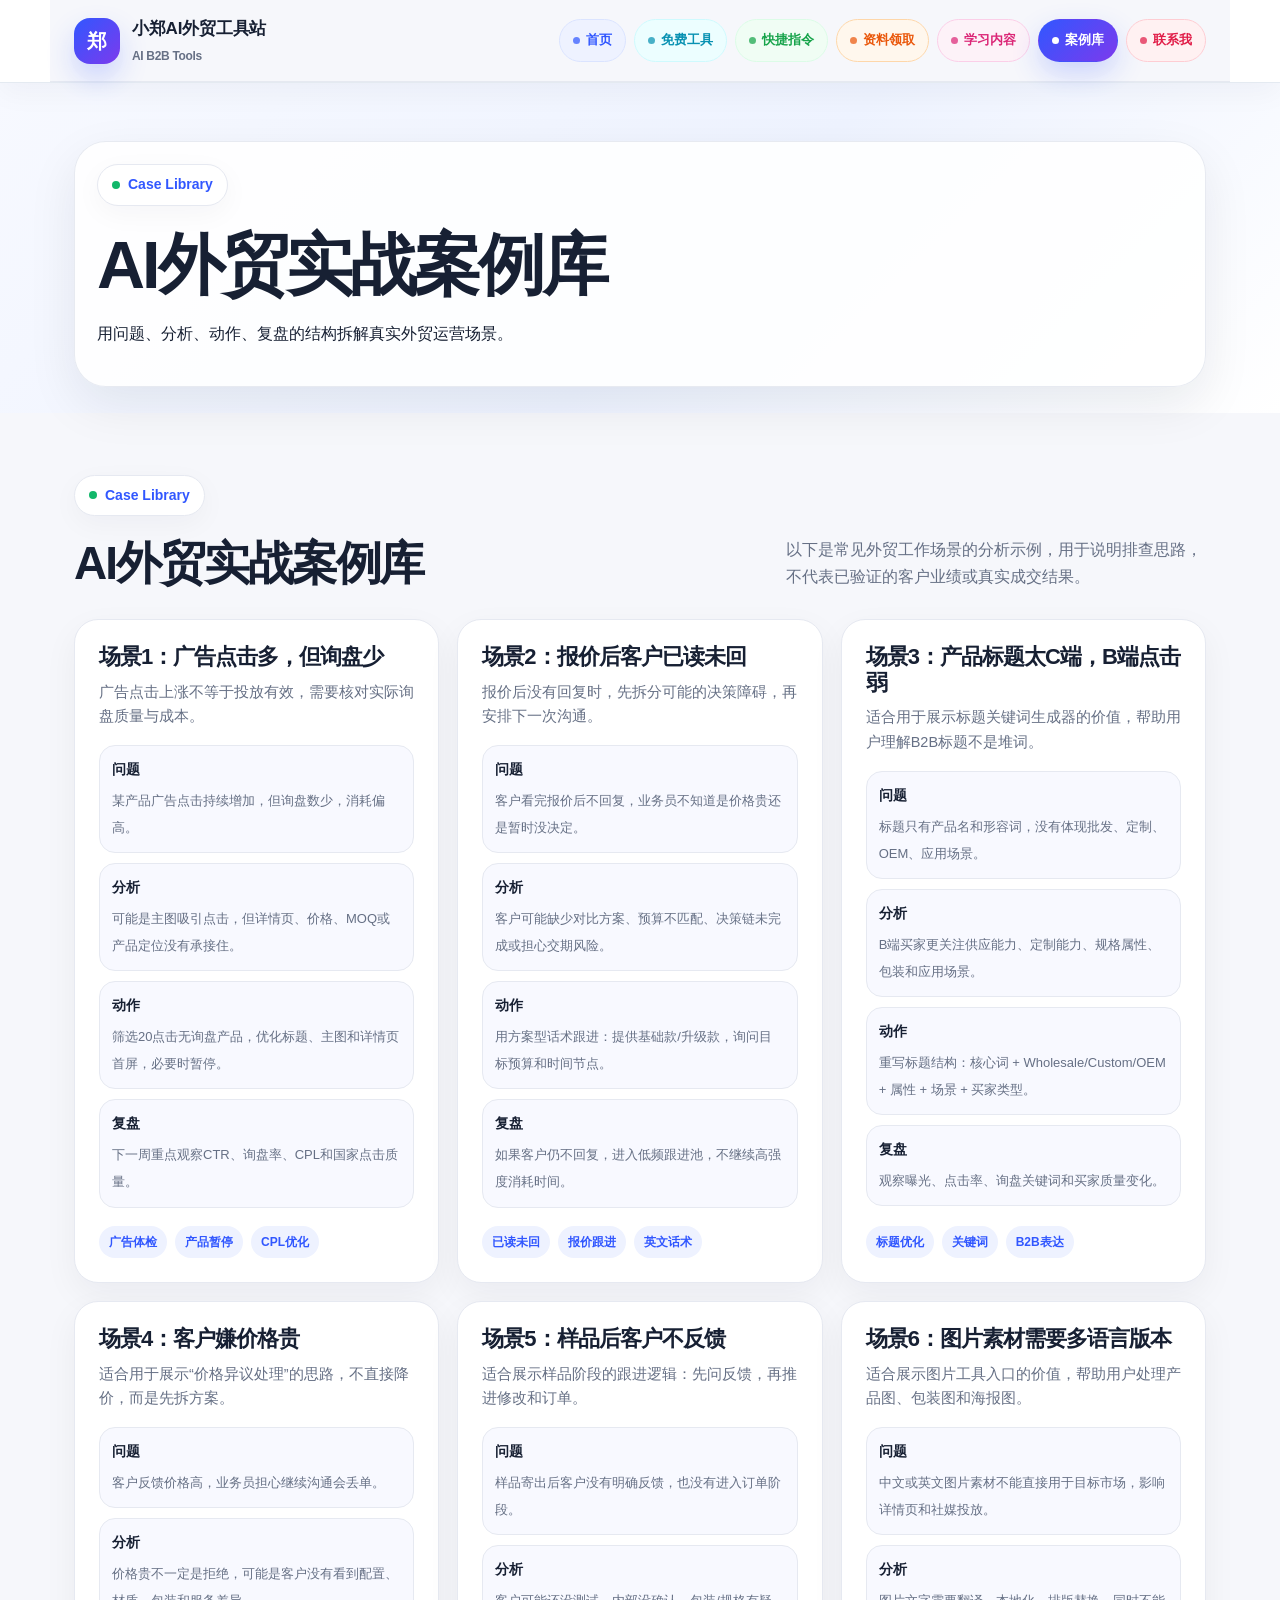
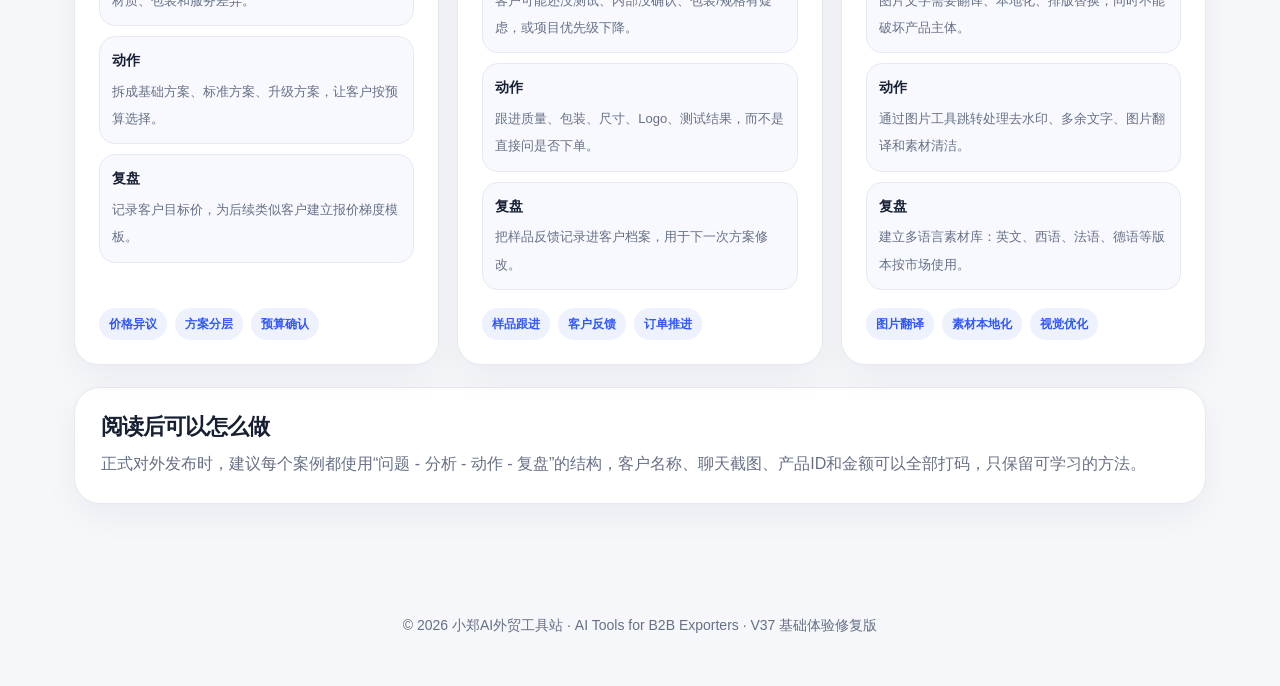
<file: cases.html>
<!DOCTYPE html>

<html lang="zh-CN">
<head>
<meta charset="utf-8"/>
<meta content="width=device-width, initial-scale=1.0" name="viewport"/>
<title>AI外贸案例库 - 小郑AI外贸工具站</title>
<style>

    :root {
      --bg: #f6f7fb;
      --card: #ffffff;
      --text: #172033;
      --muted: #667085;
      --primary: #3157ff;
      --primary-dark: #1838c9;
      --dark: #0f172a;
      --line: #e6e9f1;
      --soft: #eef2ff;
      --success: #12b76a;
      --warning: #ffb020;
      --shadow: 0 18px 50px rgba(16, 24, 40, 0.08);
    }

    * {
      box-sizing: border-box;
    }

    html {
      scroll-behavior: smooth;
    }

    body {
      margin: 0;
      background: var(--bg);
      color: var(--text);
      font-family: -apple-system, BlinkMacSystemFont, "Segoe UI", "PingFang SC", "Microsoft YaHei", Arial, sans-serif;
      line-height: 1.7;
      overflow-x: hidden;
    }

    a {
      color: inherit;
      text-decoration: none;
    }

    .site {
      width: 100%;
      max-width: 1180px;
      margin-left: auto;
      margin-right: auto;
      padding-left: 24px;
      padding-right: 24px;
    }

    .nav {
      position: sticky;
      top: 0;
      z-index: 20;
      background: rgba(246, 247, 251, 0.95);
      backdrop-filter: blur(18px);
      border-bottom: 1px solid var(--line);
    }

    .nav-row {
      height: 72px;
      display: flex;
      align-items: center;
      justify-content: space-between;
      gap: 24px;
    }

    .brand {
      display: flex;
      align-items: center;
      gap: 12px;
      font-weight: 900;
      letter-spacing: -0.02em;
      white-space: nowrap;
    }

    .brand-logo {
      width: 40px;
      height: 40px;
      border-radius: 14px;
      background: linear-gradient(135deg, #3157ff, #7c3aed);
      color: #fff;
      display: grid;
      place-items: center;
      box-shadow: 0 10px 25px rgba(49, 87, 255, 0.25);
    }

    .nav-links {
      display: flex;
      align-items: center;
      gap: 22px;
      color: var(--muted);
      font-size: 14px;
      font-weight: 700;
    }

    .nav-links a:hover {
      color: var(--primary);
    }

    .nav-cta {
      padding: 10px 16px;
      background: var(--dark);
      color: #fff !important;
      border-radius: 999px;
    }

    .hero {
      padding: 76px 0 56px;
    }

    .hero-grid {
      display: grid;
      grid-template-columns: minmax(0, 1fr) minmax(360px, 0.95fr);
      gap: 56px;
      align-items: center;
    }

    .eyebrow {
      display: inline-flex;
      align-items: center;
      gap: 8px;
      padding: 8px 14px;
      border: 1px solid var(--line);
      border-radius: 999px;
      background: #fff;
      color: var(--primary);
      font-size: 14px;
      font-weight: 800;
      margin-bottom: 20px;
      box-shadow: 0 8px 28px rgba(16, 24, 40, 0.04);
    }

    .dot {
      width: 8px;
      height: 8px;
      background: var(--success);
      border-radius: 50%;
      flex: 0 0 auto;
    }

    h1,
    h2,
    h3 {
      margin: 0;
      line-height: 1.18;
      letter-spacing: -0.045em;
    }

    h1 {
      font-size: clamp(42px, 5.2vw, 70px);
      max-width: 700px;
    }

    h2 {
      font-size: clamp(30px, 4vw, 46px);
    }

    h3 {
      font-size: 22px;
    }

    .gradient-text {
      background: linear-gradient(135deg, #3157ff, #7c3aed);
      -webkit-background-clip: text;
      background-clip: text;
      color: transparent;
    }

    .hero-subtitle {
      margin: 24px 0 30px;
      max-width: 650px;
      color: var(--muted);
      font-size: 18px;
    }

    .actions {
      display: flex;
      flex-wrap: wrap;
      gap: 14px;
      margin-bottom: 26px;
    }

    .btn {
      display: inline-flex;
      align-items: center;
      justify-content: center;
      min-height: 48px;
      padding: 13px 20px;
      border-radius: 14px;
      border: 1px solid transparent;
      font-weight: 900;
      font-size: 15px;
      transition: 0.2s ease;
    }

    .btn-primary {
      background: var(--primary);
      color: #fff;
      box-shadow: 0 15px 35px rgba(49, 87, 255, 0.24);
    }

    .btn-primary:hover {
      background: var(--primary-dark);
      transform: translateY(-2px);
    }

    .btn-light {
      background: #fff;
      border-color: var(--line);
      color: var(--text);
    }

    .btn-light:hover {
      border-color: var(--primary);
      color: var(--primary);
      transform: translateY(-2px);
    }

    .tags {
      display: flex;
      flex-wrap: wrap;
      gap: 10px;
      font-size: 13px;
      color: var(--muted);
    }

    .tag {
      padding: 7px 11px;
      background: #fff;
      border: 1px solid var(--line);
      border-radius: 999px;
    }

    .hero-panel {
      width: 100%;
      background: rgba(255,255,255,0.86);
      border: 1px solid rgba(230,233,241,0.95);
      border-radius: 32px;
      padding: 22px;
      box-shadow: var(--shadow);
    }

    .mock {
      background: var(--dark);
      border-radius: 24px;
      overflow: hidden;
      color: #fff;
    }

    .mock-top {
      height: 44px;
      display: flex;
      align-items: center;
      gap: 7px;
      padding: 0 16px;
      border-bottom: 1px solid rgba(255,255,255,0.1);
    }

    .circle {
      width: 10px;
      height: 10px;
      border-radius: 50%;
      background: rgba(255,255,255,0.35);
    }

    .mock-body {
      padding: 22px;
    }

    .result-card {
      padding: 16px;
      margin-bottom: 14px;
      background: rgba(255,255,255,0.08);
      border: 1px solid rgba(255,255,255,0.12);
      border-radius: 18px;
    }

    .result-card strong {
      display: block;
      margin-bottom: 7px;
    }

    .bar {
      height: 9px;
      margin-top: 10px;
      background: rgba(255,255,255,0.13);
      border-radius: 999px;
      overflow: hidden;
    }

    .bar span {
      display: block;
      height: 100%;
      background: linear-gradient(90deg, var(--warning), var(--success));
      border-radius: 999px;
    }

    .stats {
      display: grid;
      grid-template-columns: repeat(4, minmax(0, 1fr));
      gap: 16px;
      margin-top: 32px;
    }

    .stat {
      background: #fff;
      border: 1px solid var(--line);
      border-radius: 18px;
      padding: 18px 16px;
      box-shadow: 0 10px 30px rgba(16, 24, 40, 0.04);
    }

    .stat-number {
      color: var(--primary);
      font-size: 26px;
      line-height: 1;
      font-weight: 950;
      letter-spacing: -0.04em;
    }

    .stat-label {
      margin-top: 8px;
      color: var(--muted);
      font-size: 13px;
      line-height: 1.45;
    }

    section {
      padding: 62px 0;
    }

    .section-head {
      display: grid;
      grid-template-columns: minmax(0, 1fr) minmax(280px, 420px);
      align-items: end;
      gap: 28px;
      margin-bottom: 28px;
    }

    .section-head p {
      color: var(--muted);
      margin: 0;
    }

    .grid-4 {
      display: grid;
      grid-template-columns: repeat(4, minmax(0, 1fr));
      gap: 18px;
    }

    .card {
      background: var(--card);
      border: 1px solid var(--line);
      border-radius: 22px;
      padding: 22px;
      box-shadow: 0 12px 34px rgba(16, 24, 40, 0.05);
      transition: 0.22s ease;
      display: flex;
      flex-direction: column;
      min-height: 360px;
    }

    .card:hover {
      transform: translateY(-5px);
      box-shadow: var(--shadow);
      border-color: rgba(49, 87, 255, 0.25);
    }

    .icon {
      width: 48px;
      height: 48px;
      border-radius: 16px;
      background: var(--soft);
      color: var(--primary);
      display: grid;
      place-items: center;
      font-size: 22px;
      margin-bottom: 16px;
    }

    .card p {
      color: var(--muted);
      margin: 10px 0 16px;
      font-size: 14.5px;
    }

    .list {
      padding: 0;
      margin: 0 0 20px;
      list-style: none;
      color: var(--muted);
      font-size: 14px;
    }

    .list li {
      display: flex;
      gap: 8px;
      margin-bottom: 8px;
    }

    .list li::before {
      content: "✓";
      color: var(--success);
      font-weight: 900;
    }

    .card-action {
      margin-top: auto;
    }

    .mini-btn {
      display: inline-flex;
      align-items: center;
      padding: 10px 13px;
      border-radius: 12px;
      background: var(--dark);
      color: #fff;
      font-weight: 900;
      font-size: 13px;
    }

    .mini-btn:hover {
      background: var(--primary);
    }

    .demo {
      margin-top: 22px;
      background: #fff;
      border: 1px solid var(--line);
      border-radius: 28px;
      padding: 24px;
      box-shadow: 0 12px 36px rgba(16, 24, 40, 0.05);
    }

    .demo-grid {
      display: grid;
      grid-template-columns: minmax(0, 1fr) minmax(0, 1fr);
      gap: 18px;
      margin-top: 18px;
    }

    label {
      display: block;
      font-weight: 900;
      font-size: 13px;
      margin: 14px 0 7px;
    }

    label:first-child {
      margin-top: 0;
    }

    input,
    select {
      width: 100%;
      border: 1px solid var(--line);
      border-radius: 14px;
      padding: 12px 13px;
      font: inherit;
      background: #fbfcff;
      color: var(--text);
      outline: none;
    }

    input:focus,
    select:focus {
      border-color: var(--primary);
      box-shadow: 0 0 0 4px rgba(49, 87, 255, 0.08);
      background: #fff;
    }

    .output {
      min-height: 220px;
      white-space: pre-line;
      background: var(--dark);
      color: #fff;
      border-radius: 22px;
      padding: 20px;
      font-size: 14px;
    }

    .notice {
      margin-top: 14px;
      padding: 13px 15px;
      background: #fffbeb;
      border: 1px solid #fef3c7;
      border-radius: 16px;
      color: #92400e;
      font-size: 14px;
    }

    .split {
      display: grid;
      grid-template-columns: minmax(0, 0.9fr) minmax(0, 1.1fr);
      gap: 24px;
    }

    .panel {
      background: #fff;
      border: 1px solid var(--line);
      border-radius: 28px;
      padding: 28px;
      box-shadow: 0 12px 36px rgba(16, 24, 40, 0.05);
    }

    .panel p {
      color: var(--muted);
    }

    .steps {
      display: grid;
      gap: 14px;
    }

    .step {
      display: flex;
      gap: 14px;
      background: #fafbff;
      border: 1px solid var(--line);
      border-radius: 18px;
      padding: 16px;
    }

    .step-num {
      flex: 0 0 auto;
      width: 34px;
      height: 34px;
      border-radius: 12px;
      background: var(--primary);
      color: #fff;
      display: grid;
      place-items: center;
      font-weight: 950;
    }

    .step span {
      color: var(--muted);
      font-size: 14px;
    }

    .pricing {
      display: grid;
      grid-template-columns: repeat(3, minmax(0, 1fr));
      gap: 18px;
    }

    .price-card {
      background: #fff;
      border: 1px solid var(--line);
      border-radius: 28px;
      padding: 28px;
      box-shadow: 0 12px 36px rgba(16, 24, 40, 0.05);
    }

    .price-card.featured {
      border-color: rgba(49,87,255,0.36);
      box-shadow: var(--shadow);
    }

    .badge {
      display: inline-flex;
      padding: 6px 10px;
      border-radius: 999px;
      background: var(--soft);
      color: var(--primary);
      font-weight: 900;
      font-size: 12px;
      margin-bottom: 14px;
    }

    .price {
      margin: 14px 0;
      font-size: 36px;
      font-weight: 950;
      letter-spacing: -0.05em;
    }

    .price small {
      font-size: 14px;
      color: var(--muted);
      font-weight: 700;
      letter-spacing: 0;
    }

    .price-card ul {
      padding: 0;
      margin: 18px 0 24px;
      list-style: none;
      color: var(--muted);
      font-size: 14px;
    }

    .price-card li {
      display: flex;
      gap: 8px;
      margin-bottom: 10px;
    }

    .price-card li::before {
      content: "•";
      color: var(--primary);
      font-weight: 900;
    }

    .contact-box {
      background: linear-gradient(135deg, #111827, #182152);
      color: #fff;
      border-radius: 34px;
      padding: 44px;
      display: grid;
      grid-template-columns: minmax(0, 1.1fr) minmax(280px, 0.9fr);
      gap: 30px;
      align-items: center;
      box-shadow: 0 24px 60px rgba(17, 24, 39, 0.2);
    }

    .contact-box p {
      color: rgba(255,255,255,0.75);
    }

    .contact-card {
      background: rgba(255,255,255,0.08);
      border: 1px solid rgba(255,255,255,0.14);
      border-radius: 24px;
      padding: 22px;
    }

    .contact-row {
      padding: 13px 0;
      border-bottom: 1px solid rgba(255,255,255,0.1);
    }

    .contact-row:last-child {
      border-bottom: 0;
    }

    .contact-row strong {
      display: block;
      margin-bottom: 3px;
    }

    .contact-row span {
      color: rgba(255,255,255,0.72);
      font-size: 14px;
    }

    footer {
      padding: 34px 0;
      color: var(--muted);
      font-size: 14px;
      text-align: center;
    }


    .scenario-grid {
      display: grid;
      grid-template-columns: repeat(3, minmax(0, 1fr));
      gap: 18px;
    }

    .scenario-card,
    .article-card,
    .case-card,
    .faq-card {
      background: #fff;
      border: 1px solid var(--line);
      border-radius: 24px;
      padding: 24px;
      box-shadow: 0 12px 34px rgba(16, 24, 40, 0.05);
    }

    .scenario-card h3,
    .article-card h3,
    .case-card h3,
    .faq-card h3 {
      margin-bottom: 10px;
    }

    .scenario-card p,
    .article-card p,
    .case-card p,
    .faq-card p {
      color: var(--muted);
      margin: 0;
      font-size: 14.5px;
    }

    .article-grid {
      display: grid;
      grid-template-columns: repeat(3, minmax(0, 1fr));
      gap: 18px;
    }

    .article-meta {
      display: inline-flex;
      margin-bottom: 12px;
      padding: 6px 10px;
      border-radius: 999px;
      background: var(--soft);
      color: var(--primary);
      font-size: 12px;
      font-weight: 900;
    }

    .case-grid {
      display: grid;
      grid-template-columns: repeat(3, minmax(0, 1fr));
      gap: 18px;
    }

    .case-kpi {
      display: grid;
      grid-template-columns: repeat(2, minmax(0, 1fr));
      gap: 10px;
      margin-top: 18px;
    }

    .case-kpi div {
      background: #f8f9ff;
      border: 1px solid var(--line);
      border-radius: 16px;
      padding: 12px;
    }

    .case-kpi strong {
      display: block;
      color: var(--primary);
      font-size: 20px;
      line-height: 1.1;
    }

    .case-kpi span {
      color: var(--muted);
      font-size: 12px;
    }

    .roadmap {
      display: grid;
      grid-template-columns: repeat(4, minmax(0, 1fr));
      gap: 14px;
    }

    .roadmap-item {
      background: #fff;
      border: 1px solid var(--line);
      border-radius: 22px;
      padding: 20px;
      box-shadow: 0 12px 34px rgba(16, 24, 40, 0.04);
    }

    .roadmap-item strong {
      display: block;
      margin-bottom: 8px;
      font-size: 17px;
    }

    .roadmap-item span {
      color: var(--muted);
      font-size: 14px;
    }

    .faq-grid {
      display: grid;
      grid-template-columns: repeat(2, minmax(0, 1fr));
      gap: 18px;
    }

    .cta-strip {
      background: #fff;
      border: 1px solid var(--line);
      border-radius: 30px;
      padding: 34px;
      display: grid;
      grid-template-columns: minmax(0, 1fr) auto;
      gap: 24px;
      align-items: center;
      box-shadow: var(--shadow);
    }

    .cta-strip p {
      color: var(--muted);
      margin: 12px 0 0;
    }

    .check-list {
      padding: 0;
      margin: 16px 0 0;
      list-style: none;
      color: var(--muted);
      font-size: 14px;
    }

    .check-list li {
      display: flex;
      gap: 8px;
      margin-bottom: 8px;
    }

    .check-list li::before {
      content: "✓";
      color: var(--success);
      font-weight: 900;
    }


    .locked-box {
      margin-top: 18px;
      background: linear-gradient(135deg, #101828, #1d2b6c);
      color: #fff;
      border-radius: 24px;
      padding: 24px;
      display: grid;
      grid-template-columns: minmax(0, 1fr) auto;
      gap: 20px;
      align-items: center;
      box-shadow: 0 18px 45px rgba(16, 24, 40, 0.14);
    }

    .locked-box h3 {
      margin-bottom: 8px;
    }

    .locked-box p {
      color: rgba(255,255,255,0.76);
      margin: 0;
      font-size: 14.5px;
    }

    .locked-tags {
      display: flex;
      flex-wrap: wrap;
      gap: 8px;
      margin-top: 14px;
    }

    .locked-tags span {
      padding: 6px 10px;
      border-radius: 999px;
      background: rgba(255,255,255,0.1);
      border: 1px solid rgba(255,255,255,0.14);
      font-size: 12px;
      color: rgba(255,255,255,0.82);
    }


    .image-preview {
      margin-top: 12px;
      width: 100%;
      min-height: 160px;
      border: 1px dashed var(--line);
      border-radius: 18px;
      background: #fbfcff;
      display: grid;
      place-items: center;
      overflow: hidden;
      color: var(--muted);
      font-size: 14px;
      text-align: center;
      padding: 12px;
    }

    .image-preview img {
      max-width: 100%;
      max-height: 260px;
      display: block;
      border-radius: 14px;
    }

    .tool-disclaimer {
      margin-top: 16px;
      padding: 14px 16px;
      background: #fff7ed;
      border: 1px solid #fed7aa;
      border-radius: 18px;
      color: #9a3412;
      font-size: 14px;
    }


    .resource-grid {
      display: grid;
      grid-template-columns: repeat(4, minmax(0, 1fr));
      gap: 18px;
    }

    .resource-card {
      background: #fff;
      border: 1px solid var(--line);
      border-radius: 24px;
      padding: 24px;
      box-shadow: 0 12px 34px rgba(16, 24, 40, 0.05);
      display: flex;
      flex-direction: column;
      min-height: 285px;
    }

    .resource-card h3 {
      margin-bottom: 10px;
    }

    .resource-card p {
      color: var(--muted);
      margin: 0 0 16px;
      font-size: 14.5px;
    }

    .resource-card .card-action {
      margin-top: auto;
    }

    .resource-label {
      display: inline-flex;
      width: fit-content;
      margin-bottom: 12px;
      padding: 6px 10px;
      border-radius: 999px;
      background: var(--soft);
      color: var(--primary);
      font-size: 12px;
      font-weight: 900;
    }

    .contact-highlight {
      display: grid;
      grid-template-columns: repeat(3, minmax(0, 1fr));
      gap: 14px;
      margin-top: 20px;
    }

    .contact-highlight div {
      background: rgba(255,255,255,0.08);
      border: 1px solid rgba(255,255,255,0.14);
      border-radius: 18px;
      padding: 16px;
    }

    .contact-highlight strong {
      display: block;
      margin-bottom: 4px;
    }

    .contact-highlight span {
      color: rgba(255,255,255,0.72);
      font-size: 13px;
    }


    .learning-path-grid {
      display: grid;
      grid-template-columns: repeat(4, minmax(0, 1fr));
      gap: 16px;
      margin-bottom: 28px;
    }

    .learning-step {
      background: #fff;
      border: 1px solid var(--line);
      border-radius: 22px;
      padding: 22px;
      box-shadow: 0 12px 34px rgba(16, 24, 40, 0.05);
    }

    .learning-step strong {
      display: block;
      font-size: 18px;
      margin-bottom: 8px;
    }

    .learning-step span {
      color: var(--muted);
      font-size: 14px;
    }

    .article-card.featured-article {
      border-color: rgba(49,87,255,0.3);
      box-shadow: var(--shadow);
    }

    .article-actions {
      margin-top: 18px;
      display: flex;
      flex-wrap: wrap;
      gap: 10px;
    }

    .article-actions a {
      display: inline-flex;
      padding: 9px 12px;
      border-radius: 12px;
      background: var(--dark);
      color: #fff;
      font-weight: 900;
      font-size: 13px;
    }

    .article-actions a.secondary {
      background: #fff;
      color: var(--primary);
      border: 1px solid var(--line);
    }

    .case-card.detailed {
      display: flex;
      flex-direction: column;
      min-height: 420px;
    }

    .case-flow {
      display: grid;
      gap: 10px;
      margin-top: 16px;
    }

    .case-flow div {
      background: #f8f9ff;
      border: 1px solid var(--line);
      border-radius: 16px;
      padding: 12px;
    }

    .case-flow strong {
      display: block;
      margin-bottom: 4px;
      color: var(--text);
      font-size: 14px;
    }

    .case-flow span {
      color: var(--muted);
      font-size: 13px;
    }

    .case-tag-row {
      display: flex;
      flex-wrap: wrap;
      gap: 8px;
      margin-top: auto;
      padding-top: 18px;
    }

    .case-tag-row span {
      padding: 6px 10px;
      border-radius: 999px;
      background: var(--soft);
      color: var(--primary);
      font-size: 12px;
      font-weight: 900;
    }

    .content-note {
      background: #fff;
      border: 1px solid var(--line);
      border-radius: 26px;
      padding: 26px;
      margin-top: 22px;
      box-shadow: 0 12px 34px rgba(16, 24, 40, 0.05);
    }

    .content-note p {
      color: var(--muted);
      margin: 10px 0 0;
    }


    .prompt-grid {
      display: grid;
      grid-template-columns: repeat(3, minmax(0, 1fr));
      gap: 18px;
    }

    .prompt-card {
      background: #fff;
      border: 1px solid var(--line);
      border-radius: 24px;
      padding: 24px;
      box-shadow: 0 12px 34px rgba(16, 24, 40, 0.05);
      display: flex;
      flex-direction: column;
      min-height: 360px;
    }

    .prompt-card h3 {
      margin-bottom: 10px;
    }

    .prompt-card p {
      color: var(--muted);
      margin: 0 0 14px;
      font-size: 14.5px;
    }

    .prompt-box {
      background: #0f172a;
      color: #fff;
      border-radius: 18px;
      padding: 16px;
      font-size: 13px;
      line-height: 1.7;
      white-space: pre-line;
      margin-top: 10px;
      flex: 1;
    }

    .copy-btn {
      margin-top: 14px;
      width: fit-content;
      border: 0;
      border-radius: 12px;
      padding: 10px 13px;
      background: var(--primary);
      color: #fff;
      font-weight: 900;
      cursor: pointer;
      font: inherit;
      font-size: 13px;
    }

    .copy-btn:hover {
      background: var(--primary-dark);
    }

    .prompt-category {
      display: inline-flex;
      width: fit-content;
      margin-bottom: 12px;
      padding: 6px 10px;
      border-radius: 999px;
      background: var(--soft);
      color: var(--primary);
      font-size: 12px;
      font-weight: 900;
    }

    .prompt-note {
      background: #fff;
      border: 1px solid var(--line);
      border-radius: 26px;
      padding: 26px;
      margin-top: 22px;
      box-shadow: 0 12px 34px rgba(16, 24, 40, 0.05);
    }

    .prompt-note p {
      color: var(--muted);
      margin: 10px 0 0;
    }


    .page-hero {
      padding: 58px 0 26px;
      background: linear-gradient(135deg, #f7f9ff 0%, #eef3ff 55%, #ffffff 100%);
    }

    .page-hero .hero-panel {
      min-height: auto;
    }

    .home-shortcuts {
      display: grid;
      grid-template-columns: repeat(4, minmax(0, 1fr));
      gap: 18px;
      margin-top: 28px;
    }

    .shortcut-card {
      background: #fff;
      border: 1px solid var(--line);
      border-radius: 24px;
      padding: 24px;
      box-shadow: 0 12px 34px rgba(16, 24, 40, 0.05);
    }

    .shortcut-card h3 {
      margin: 10px 0 8px;
    }

    .shortcut-card p {
      color: var(--muted);
      margin: 0 0 18px;
      font-size: 14.5px;
    }

    .shortcut-icon {
      width: 42px;
      height: 42px;
      border-radius: 14px;
      display: grid;
      place-items: center;
      background: var(--soft);
      color: var(--primary);
      font-weight: 900;
    }

    .home-section {
      padding: 50px 0;
    }

    .home-mini-grid {
      display: grid;
      grid-template-columns: repeat(3, minmax(0, 1fr));
      gap: 18px;
      margin-top: 22px;
    }

    .home-mini-card {
      background: #fff;
      border: 1px solid var(--line);
      border-radius: 22px;
      padding: 22px;
      box-shadow: 0 12px 34px rgba(16, 24, 40, 0.05);
    }

    .home-mini-card p {
      color: var(--muted);
      margin: 8px 0 0;
      font-size: 14px;
    }

    @media (max-width: 1050px) {
      .home-shortcuts,
      .home-mini-grid {
        grid-template-columns: repeat(2, minmax(0, 1fr));
      }
    }

    @media (max-width: 720px) {
      .home-shortcuts,
      .home-mini-grid {
        grid-template-columns: 1fr;
      }
    }

    @media (max-width: 1050px) {
      .hero-grid,
      .split,
      .contact-box,
      .locked-box {
        grid-template-columns: 1fr;
      }

      .hero-panel {
        max-width: 760px;
      }

      .grid-4,
      .scenario-grid,
      .article-grid,
      .case-grid,
      .resource-grid,
      .contact-highlight,
      .learning-path-grid,
      .prompt-grid,
      .roadmap {
        grid-template-columns: repeat(2, minmax(0, 1fr));
      }
    }

    @media (max-width: 900px) {
      .section-head,
      .cta-strip {
        grid-template-columns: 1fr;
      }

      .pricing,
      .faq-grid {
        grid-template-columns: 1fr;
      }
    }

    @media (max-width: 720px) {
      .site {
        padding-left: 16px;
        padding-right: 16px;
      }

      .nav-row {
        height: auto;
        padding: 14px 0;
      }

      .nav-links {
        display: none;
      }

      .hero {
        padding-top: 48px;
      }

      .stats,
      .grid-4,
      .scenario-grid,
      .article-grid,
      .case-grid,
      .resource-grid,
      .contact-highlight,
      .learning-path-grid,
      .prompt-grid,
      .roadmap,
      .demo-grid {
        grid-template-columns: 1fr;
      }

      .contact-box {
        padding: 28px;
      }
    }
  
  
    header {
      background: rgba(255,255,255,0.92);
      backdrop-filter: blur(16px);
      border-bottom: 1px solid rgba(226, 232, 240, 0.9);
      position: sticky;
      top: 0;
      z-index: 50;
      box-shadow: 0 10px 30px rgba(15, 23, 42, 0.04);
    }

    .nav {
      min-height: 82px;
      display: flex;
      align-items: center;
      justify-content: space-between;
      gap: 24px;
    }

    .brand {
      display: flex;
      align-items: center;
      gap: 12px;
      flex: 0 0 auto;
    }

    .brand-logo {
      width: 46px;
      height: 46px;
      border-radius: 16px;
      background: linear-gradient(135deg, #3157ff, #7c3aed);
      color: #fff;
      display: grid;
      place-items: center;
      font-weight: 900;
      font-size: 20px;
      box-shadow: 0 14px 28px rgba(49, 87, 255, 0.22);
    }

    .brand strong {
      display: block;
      font-size: 17px;
      letter-spacing: -0.2px;
    }

    .brand span {
      display: block;
      font-size: 12px;
      color: var(--muted);
      margin-top: 2px;
    }

    nav {
      display: flex;
      align-items: center;
      justify-content: flex-end;
      gap: 8px;
      flex-wrap: wrap;
    }

    nav a {
      position: relative;
      display: inline-flex;
      align-items: center;
      gap: 6px;
      padding: 9px 13px;
      border-radius: 999px;
      font-size: 13px;
      font-weight: 900;
      color: #334155;
      border: 1px solid transparent;
      transition: 0.18s ease;
      white-space: nowrap;
    }

    nav a::before {
      content: "";
      width: 7px;
      height: 7px;
      border-radius: 999px;
      background: currentColor;
      opacity: 0.72;
    }

    nav a:nth-child(1) {
      background: #eef2ff;
      color: #3157ff;
      border-color: #dbe4ff;
    }

    nav a:nth-child(2) {
      background: #ecfeff;
      color: #0891b2;
      border-color: #cffafe;
    }

    nav a:nth-child(3) {
      background: #f0fdf4;
      color: #16a34a;
      border-color: #dcfce7;
    }

    nav a:nth-child(4) {
      background: #fff7ed;
      color: #ea580c;
      border-color: #fed7aa;
    }

    nav a:nth-child(5) {
      background: #fdf2f8;
      color: #db2777;
      border-color: #fbcfe8;
    }

    nav a:nth-child(6) {
      background: #f5f3ff;
      color: #7c3aed;
      border-color: #ddd6fe;
    }

    nav a:nth-child(7) {
      background: #fff1f2;
      color: #e11d48;
      border-color: #fecdd3;
    }

    nav a:nth-child(8) {
      background: #f8fafc;
      color: #475569;
      border-color: #e2e8f0;
    }

    nav a:hover {
      transform: translateY(-2px);
      box-shadow: 0 10px 20px rgba(15, 23, 42, 0.08);
      filter: saturate(1.08);
    }

    nav a.active {
      color: #fff !important;
      border-color: transparent !important;
      background: linear-gradient(135deg, #3157ff, #7c3aed) !important;
      box-shadow: 0 12px 28px rgba(49, 87, 255, 0.22);
    }

    nav a.active::before {
      background: #fff;
      opacity: 1;
    }

    @media (max-width: 1050px) {
      .nav {
        align-items: flex-start;
        flex-direction: column;
        padding: 14px 0;
      }

      nav {
        width: 100%;
        justify-content: flex-start;
      }
    }

    @media (max-width: 720px) {
      header {
        position: static;
      }

      nav {
        gap: 7px;
      }

      nav a {
        font-size: 12px;
        padding: 8px 10px;
      }

      .brand-logo {
        width: 42px;
        height: 42px;
      }
    }

  
    nav a:nth-child(9){background:#ecfdf5;color:#059669;border-color:#bbf7d0;}
    .purchase-grid{display:grid;grid-template-columns:repeat(2,minmax(0,1fr));gap:22px;margin-top:24px}
    .purchase-card{background:#fff;border:1px solid var(--line);border-radius:28px;padding:28px;box-shadow:0 16px 44px rgba(16,24,40,.06);display:flex;flex-direction:column}
    .purchase-card.featured{border-color:rgba(49,87,255,.36);box-shadow:var(--shadow);position:relative;overflow:hidden}
    .purchase-card.featured:before{content:"推荐";position:absolute;top:18px;right:-36px;width:140px;text-align:center;transform:rotate(36deg);background:linear-gradient(135deg,#3157ff,#7c3aed);color:#fff;font-size:12px;font-weight:900;padding:6px 0}
    .purchase-price{font-size:38px;font-weight:950;color:var(--text);margin:12px 0;letter-spacing:-1px}
    .purchase-price small{font-size:15px;color:var(--muted);font-weight:800}
    .agent-list{display:grid;grid-template-columns:repeat(3,minmax(0,1fr));gap:10px;margin-top:18px}
    .agent-list div{padding:12px 14px;border:1px solid var(--line);background:#f8f9ff;border-radius:16px;font-weight:800}
    .notice-box{background:#fff7ed;border:1px solid #fed7aa;color:#9a3412;border-radius:22px;padding:22px;margin-top:22px;line-height:1.8}
    .process-grid{display:grid;grid-template-columns:repeat(5,minmax(0,1fr));gap:14px;margin-top:22px}
    .process-step{background:#fff;border:1px solid var(--line);border-radius:20px;padding:18px;box-shadow:0 12px 34px rgba(16,24,40,.05)}
    .process-step strong{display:block;color:var(--primary);margin-bottom:8px}.process-step span{color:var(--muted);font-size:13.5px}
    .confirm-form{background:#fff;border:1px solid var(--line);border-radius:28px;padding:28px;box-shadow:var(--shadow);margin-top:22px}
    .checkbox-row{display:flex;gap:10px;align-items:flex-start;margin:12px 0;color:var(--muted);font-size:14px;line-height:1.65}.checkbox-row input{width:auto;margin-top:5px}
    .buy-output{margin-top:18px;background:#0f172a;color:#fff;border-radius:18px;padding:18px;white-space:pre-line;line-height:1.75;font-size:14px}
    @media(max-width:1050px){.purchase-grid,.process-grid,.agent-list{grid-template-columns:repeat(2,minmax(0,1fr))}}
    @media(max-width:720px){.purchase-grid,.process-grid,.agent-list{grid-template-columns:1fr}}

  
    .note-card {
      background: #fff;
      border: 1px solid var(--line);
      border-radius: 24px;
      padding: 22px;
      box-shadow: 0 12px 34px rgba(16,24,40,.05);
      color: var(--muted);
      margin-top: 18px;
    }

    .note-card strong {
      display: block;
      color: var(--text);
      font-size: 18px;
      margin-bottom: 8px;
    }

    .note-card p {
      margin: 0;
    }

  </style>
</head>
<body>
<header>
<div class="site nav">
<div class="brand">
<div class="brand-logo">郑</div>
<div>
<strong>小郑AI外贸工具站</strong>
<span>AI B2B Tools</span>
</div>
</div>
<nav>
<a href="index.html">首页</a>
<a href="tools.html">免费工具</a>
<a href="prompts.html">快捷指令</a>
<a href="resources.html">资料领取</a>
<a href="articles.html">学习内容</a>
<a class="active" href="cases.html">案例库</a>
<a href="contact.html">联系我</a>
</nav>
</div>
</header>
<section class="page-hero">
<div class="site">
<div class="hero-panel">
<div class="eyebrow"><span class="dot"></span> Case Library</div>
<h1>AI外贸实战案例库</h1>
<p>用问题、分析、动作、复盘的结构拆解真实外贸运营场景。</p>
</div>
</div>
</section>
<section id="cases">
<div class="site">
<div class="section-head">
<div>
<div class="eyebrow"><span class="dot"></span> Case Library</div>
<h2>AI外贸实战案例库</h2>
</div>
<p>以下是常见外贸工作场景的分析示例，用于说明排查思路，不代表已验证的客户业绩或真实成交结果。</p>
</div>
<div class="case-grid">
<article class="case-card detailed">
<h3>场景1：广告点击多，但询盘少</h3>
<p>广告点击上涨不等于投放有效，需要核对实际询盘质量与成本。</p>
<div class="case-flow">
<div>
<strong>问题</strong>
<span>某产品广告点击持续增加，但询盘数少，消耗偏高。</span>
</div>
<div>
<strong>分析</strong>
<span>可能是主图吸引点击，但详情页、价格、MOQ或产品定位没有承接住。</span>
</div>
<div>
<strong>动作</strong>
<span>筛选20点击无询盘产品，优化标题、主图和详情页首屏，必要时暂停。</span>
</div>
<div>
<strong>复盘</strong>
<span>下一周重点观察CTR、询盘率、CPL和国家点击质量。</span>
</div>
</div>
<div class="case-tag-row">
<span>广告体检</span>
<span>产品暂停</span>
<span>CPL优化</span>
</div>
</article>
<article class="case-card detailed">
<h3>场景2：报价后客户已读未回</h3>
<p>报价后没有回复时，先拆分可能的决策障碍，再安排下一次沟通。</p>
<div class="case-flow">
<div>
<strong>问题</strong>
<span>客户看完报价后不回复，业务员不知道是价格贵还是暂时没决定。</span>
</div>
<div>
<strong>分析</strong>
<span>客户可能缺少对比方案、预算不匹配、决策链未完成或担心交期风险。</span>
</div>
<div>
<strong>动作</strong>
<span>用方案型话术跟进：提供基础款/升级款，询问目标预算和时间节点。</span>
</div>
<div>
<strong>复盘</strong>
<span>如果客户仍不回复，进入低频跟进池，不继续高强度消耗时间。</span>
</div>
</div>
<div class="case-tag-row">
<span>已读未回</span>
<span>报价跟进</span>
<span>英文话术</span>
</div>
</article>
<article class="case-card detailed">
<h3>场景3：产品标题太C端，B端点击弱</h3>
<p>适合用于展示标题关键词生成器的价值，帮助用户理解B2B标题不是堆词。</p>
<div class="case-flow">
<div>
<strong>问题</strong>
<span>标题只有产品名和形容词，没有体现批发、定制、OEM、应用场景。</span>
</div>
<div>
<strong>分析</strong>
<span>B端买家更关注供应能力、定制能力、规格属性、包装和应用场景。</span>
</div>
<div>
<strong>动作</strong>
<span>重写标题结构：核心词 + Wholesale/Custom/OEM + 属性 + 场景 + 买家类型。</span>
</div>
<div>
<strong>复盘</strong>
<span>观察曝光、点击率、询盘关键词和买家质量变化。</span>
</div>
</div>
<div class="case-tag-row">
<span>标题优化</span>
<span>关键词</span>
<span>B2B表达</span>
</div>
</article>
<article class="case-card detailed">
<h3>场景4：客户嫌价格贵</h3>
<p>适合用于展示“价格异议处理”的思路，不直接降价，而是先拆方案。</p>
<div class="case-flow">
<div>
<strong>问题</strong>
<span>客户反馈价格高，业务员担心继续沟通会丢单。</span>
</div>
<div>
<strong>分析</strong>
<span>价格贵不一定是拒绝，可能是客户没有看到配置、材质、包装和服务差异。</span>
</div>
<div>
<strong>动作</strong>
<span>拆成基础方案、标准方案、升级方案，让客户按预算选择。</span>
</div>
<div>
<strong>复盘</strong>
<span>记录客户目标价，为后续类似客户建立报价梯度模板。</span>
</div>
</div>
<div class="case-tag-row">
<span>价格异议</span>
<span>方案分层</span>
<span>预算确认</span>
</div>
</article>
<article class="case-card detailed">
<h3>场景5：样品后客户不反馈</h3>
<p>适合展示样品阶段的跟进逻辑：先问反馈，再推进修改和订单。</p>
<div class="case-flow">
<div>
<strong>问题</strong>
<span>样品寄出后客户没有明确反馈，也没有进入订单阶段。</span>
</div>
<div>
<strong>分析</strong>
<span>客户可能还没测试、内部没确认、包装/规格有疑虑，或项目优先级下降。</span>
</div>
<div>
<strong>动作</strong>
<span>跟进质量、包装、尺寸、Logo、测试结果，而不是直接问是否下单。</span>
</div>
<div>
<strong>复盘</strong>
<span>把样品反馈记录进客户档案，用于下一次方案修改。</span>
</div>
</div>
<div class="case-tag-row">
<span>样品跟进</span>
<span>客户反馈</span>
<span>订单推进</span>
</div>
</article>
<article class="case-card detailed">
<h3>场景6：图片素材需要多语言版本</h3>
<p>适合展示图片工具入口的价值，帮助用户处理产品图、包装图和海报图。</p>
<div class="case-flow">
<div>
<strong>问题</strong>
<span>中文或英文图片素材不能直接用于目标市场，影响详情页和社媒投放。</span>
</div>
<div>
<strong>分析</strong>
<span>图片文字需要翻译、本地化、排版替换，同时不能破坏产品主体。</span>
</div>
<div>
<strong>动作</strong>
<span>通过图片工具跳转处理去水印、多余文字、图片翻译和素材清洁。</span>
</div>
<div>
<strong>复盘</strong>
<span>建立多语言素材库：英文、西语、法语、德语等版本按市场使用。</span>
</div>
</div>
<div class="case-tag-row">
<span>图片翻译</span>
<span>素材本地化</span>
<span>视觉优化</span>
</div>
</article>
</div>
<div class="content-note">
<h3>阅读后可以怎么做</h3>
<p>正式对外发布时，建议每个案例都使用“问题 - 分析 - 动作 - 复盘”的结构，客户名称、聊天截图、产品ID和金额可以全部打码，只保留可学习的方法。</p>
</div>
</div>
</section>
<footer>
<div class="site">
<p>© 2026 小郑AI外贸工具站 · AI Tools for B2B Exporters · V37 基础体验修复版</p>
</div>
</footer>
</body>
</html>
</file>
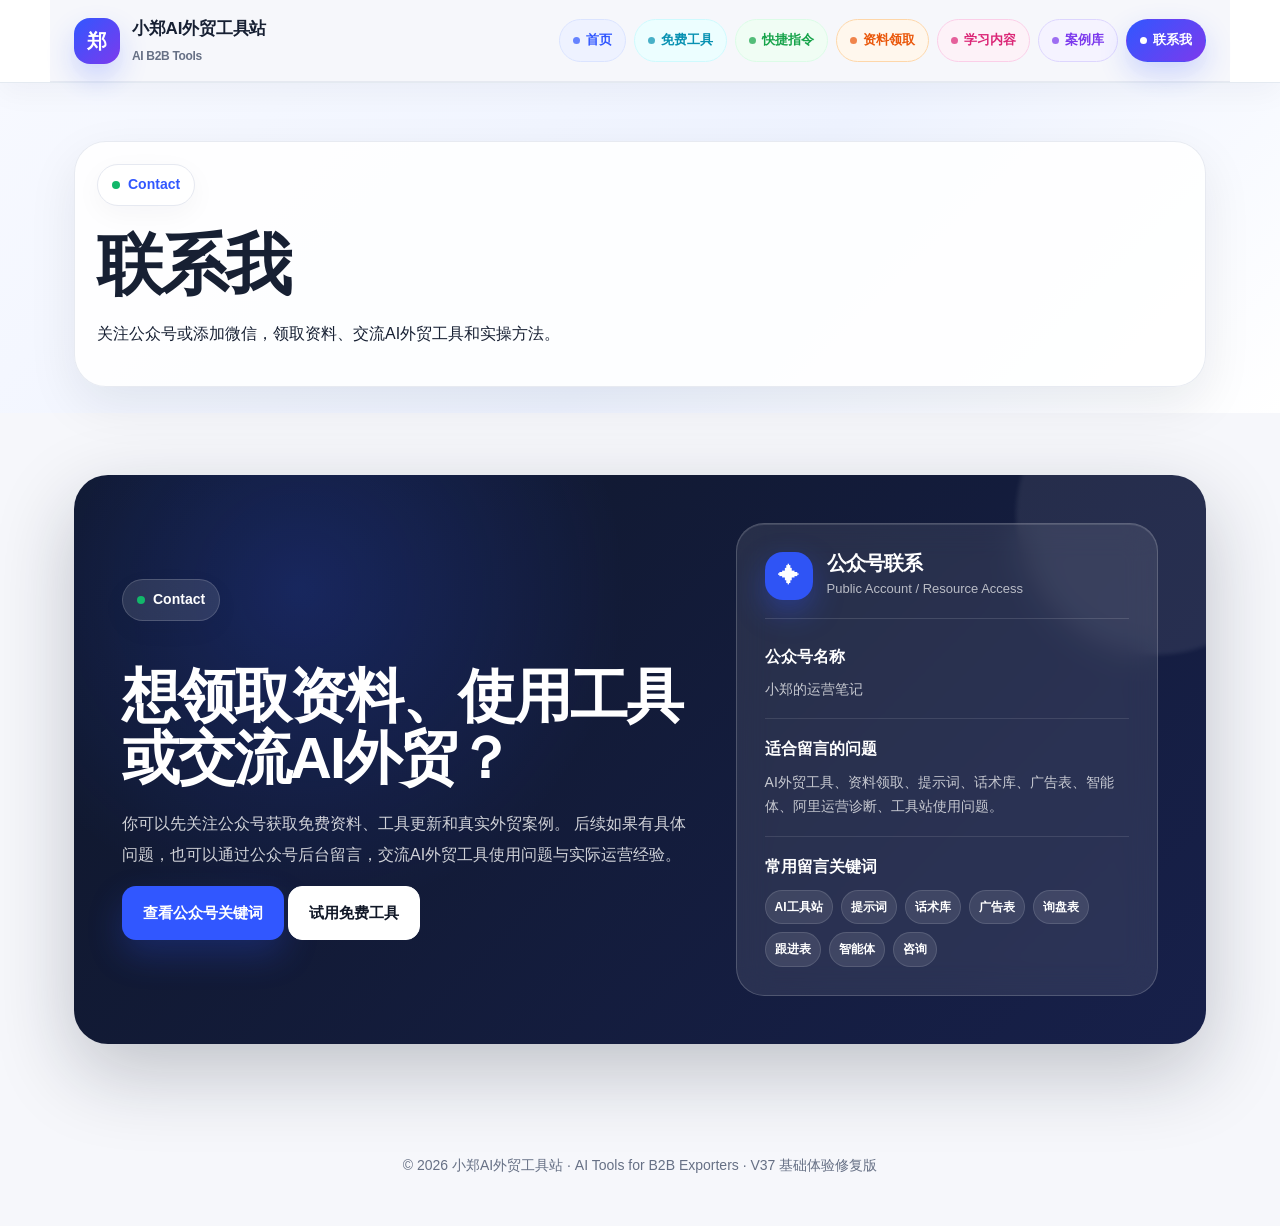
<file: contact.html>
<!DOCTYPE html>

<html lang="zh-CN">
<head>
<meta charset="utf-8"/>
<meta content="width=device-width, initial-scale=1.0" name="viewport"/>
<title>联系我 - 小郑AI外贸工具站</title>
<style>

    :root {
      --bg: #f6f7fb;
      --card: #ffffff;
      --text: #172033;
      --muted: #667085;
      --primary: #3157ff;
      --primary-dark: #1838c9;
      --dark: #0f172a;
      --line: #e6e9f1;
      --soft: #eef2ff;
      --success: #12b76a;
      --warning: #ffb020;
      --shadow: 0 18px 50px rgba(16, 24, 40, 0.08);
    }

    * {
      box-sizing: border-box;
    }

    html {
      scroll-behavior: smooth;
    }

    body {
      margin: 0;
      background: var(--bg);
      color: var(--text);
      font-family: -apple-system, BlinkMacSystemFont, "Segoe UI", "PingFang SC", "Microsoft YaHei", Arial, sans-serif;
      line-height: 1.7;
      overflow-x: hidden;
    }

    a {
      color: inherit;
      text-decoration: none;
    }

    .site {
      width: 100%;
      max-width: 1180px;
      margin-left: auto;
      margin-right: auto;
      padding-left: 24px;
      padding-right: 24px;
    }

    .nav {
      position: sticky;
      top: 0;
      z-index: 20;
      background: rgba(246, 247, 251, 0.95);
      backdrop-filter: blur(18px);
      border-bottom: 1px solid var(--line);
    }

    .nav-row {
      height: 72px;
      display: flex;
      align-items: center;
      justify-content: space-between;
      gap: 24px;
    }

    .brand {
      display: flex;
      align-items: center;
      gap: 12px;
      font-weight: 900;
      letter-spacing: -0.02em;
      white-space: nowrap;
    }

    .brand-logo {
      width: 40px;
      height: 40px;
      border-radius: 14px;
      background: linear-gradient(135deg, #3157ff, #7c3aed);
      color: #fff;
      display: grid;
      place-items: center;
      box-shadow: 0 10px 25px rgba(49, 87, 255, 0.25);
    }

    .nav-links {
      display: flex;
      align-items: center;
      gap: 22px;
      color: var(--muted);
      font-size: 14px;
      font-weight: 700;
    }

    .nav-links a:hover {
      color: var(--primary);
    }

    .nav-cta {
      padding: 10px 16px;
      background: var(--dark);
      color: #fff !important;
      border-radius: 999px;
    }

    .hero {
      padding: 76px 0 56px;
    }

    .hero-grid {
      display: grid;
      grid-template-columns: minmax(0, 1fr) minmax(360px, 0.95fr);
      gap: 56px;
      align-items: center;
    }

    .eyebrow {
      display: inline-flex;
      align-items: center;
      gap: 8px;
      padding: 8px 14px;
      border: 1px solid var(--line);
      border-radius: 999px;
      background: #fff;
      color: var(--primary);
      font-size: 14px;
      font-weight: 800;
      margin-bottom: 20px;
      box-shadow: 0 8px 28px rgba(16, 24, 40, 0.04);
    }

    .dot {
      width: 8px;
      height: 8px;
      background: var(--success);
      border-radius: 50%;
      flex: 0 0 auto;
    }

    h1,
    h2,
    h3 {
      margin: 0;
      line-height: 1.18;
      letter-spacing: -0.045em;
    }

    h1 {
      font-size: clamp(42px, 5.2vw, 70px);
      max-width: 700px;
    }

    h2 {
      font-size: clamp(30px, 4vw, 46px);
    }

    h3 {
      font-size: 22px;
    }

    .gradient-text {
      background: linear-gradient(135deg, #3157ff, #7c3aed);
      -webkit-background-clip: text;
      background-clip: text;
      color: transparent;
    }

    .hero-subtitle {
      margin: 24px 0 30px;
      max-width: 650px;
      color: var(--muted);
      font-size: 18px;
    }

    .actions {
      display: flex;
      flex-wrap: wrap;
      gap: 14px;
      margin-bottom: 26px;
    }

    .btn {
      display: inline-flex;
      align-items: center;
      justify-content: center;
      min-height: 48px;
      padding: 13px 20px;
      border-radius: 14px;
      border: 1px solid transparent;
      font-weight: 900;
      font-size: 15px;
      transition: 0.2s ease;
    }

    .btn-primary {
      background: var(--primary);
      color: #fff;
      box-shadow: 0 15px 35px rgba(49, 87, 255, 0.24);
    }

    .btn-primary:hover {
      background: var(--primary-dark);
      transform: translateY(-2px);
    }

    .btn-light {
      background: #fff;
      border-color: var(--line);
      color: var(--text);
    }

    .btn-light:hover {
      border-color: var(--primary);
      color: var(--primary);
      transform: translateY(-2px);
    }

    .tags {
      display: flex;
      flex-wrap: wrap;
      gap: 10px;
      font-size: 13px;
      color: var(--muted);
    }

    .tag {
      padding: 7px 11px;
      background: #fff;
      border: 1px solid var(--line);
      border-radius: 999px;
    }

    .hero-panel {
      width: 100%;
      background: rgba(255,255,255,0.86);
      border: 1px solid rgba(230,233,241,0.95);
      border-radius: 32px;
      padding: 22px;
      box-shadow: var(--shadow);
    }

    .mock {
      background: var(--dark);
      border-radius: 24px;
      overflow: hidden;
      color: #fff;
    }

    .mock-top {
      height: 44px;
      display: flex;
      align-items: center;
      gap: 7px;
      padding: 0 16px;
      border-bottom: 1px solid rgba(255,255,255,0.1);
    }

    .circle {
      width: 10px;
      height: 10px;
      border-radius: 50%;
      background: rgba(255,255,255,0.35);
    }

    .mock-body {
      padding: 22px;
    }

    .result-card {
      padding: 16px;
      margin-bottom: 14px;
      background: rgba(255,255,255,0.08);
      border: 1px solid rgba(255,255,255,0.12);
      border-radius: 18px;
    }

    .result-card strong {
      display: block;
      margin-bottom: 7px;
    }

    .bar {
      height: 9px;
      margin-top: 10px;
      background: rgba(255,255,255,0.13);
      border-radius: 999px;
      overflow: hidden;
    }

    .bar span {
      display: block;
      height: 100%;
      background: linear-gradient(90deg, var(--warning), var(--success));
      border-radius: 999px;
    }

    .stats {
      display: grid;
      grid-template-columns: repeat(4, minmax(0, 1fr));
      gap: 16px;
      margin-top: 32px;
    }

    .stat {
      background: #fff;
      border: 1px solid var(--line);
      border-radius: 18px;
      padding: 18px 16px;
      box-shadow: 0 10px 30px rgba(16, 24, 40, 0.04);
    }

    .stat-number {
      color: var(--primary);
      font-size: 26px;
      line-height: 1;
      font-weight: 950;
      letter-spacing: -0.04em;
    }

    .stat-label {
      margin-top: 8px;
      color: var(--muted);
      font-size: 13px;
      line-height: 1.45;
    }

    section {
      padding: 62px 0;
    }

    .section-head {
      display: grid;
      grid-template-columns: minmax(0, 1fr) minmax(280px, 420px);
      align-items: end;
      gap: 28px;
      margin-bottom: 28px;
    }

    .section-head p {
      color: var(--muted);
      margin: 0;
    }

    .grid-4 {
      display: grid;
      grid-template-columns: repeat(4, minmax(0, 1fr));
      gap: 18px;
    }

    .card {
      background: var(--card);
      border: 1px solid var(--line);
      border-radius: 22px;
      padding: 22px;
      box-shadow: 0 12px 34px rgba(16, 24, 40, 0.05);
      transition: 0.22s ease;
      display: flex;
      flex-direction: column;
      min-height: 360px;
    }

    .card:hover {
      transform: translateY(-5px);
      box-shadow: var(--shadow);
      border-color: rgba(49, 87, 255, 0.25);
    }

    .icon {
      width: 48px;
      height: 48px;
      border-radius: 16px;
      background: var(--soft);
      color: var(--primary);
      display: grid;
      place-items: center;
      font-size: 22px;
      margin-bottom: 16px;
    }

    .card p {
      color: var(--muted);
      margin: 10px 0 16px;
      font-size: 14.5px;
    }

    .list {
      padding: 0;
      margin: 0 0 20px;
      list-style: none;
      color: var(--muted);
      font-size: 14px;
    }

    .list li {
      display: flex;
      gap: 8px;
      margin-bottom: 8px;
    }

    .list li::before {
      content: "✓";
      color: var(--success);
      font-weight: 900;
    }

    .card-action {
      margin-top: auto;
    }

    .mini-btn {
      display: inline-flex;
      align-items: center;
      padding: 10px 13px;
      border-radius: 12px;
      background: var(--dark);
      color: #fff;
      font-weight: 900;
      font-size: 13px;
    }

    .mini-btn:hover {
      background: var(--primary);
    }

    .demo {
      margin-top: 22px;
      background: #fff;
      border: 1px solid var(--line);
      border-radius: 28px;
      padding: 24px;
      box-shadow: 0 12px 36px rgba(16, 24, 40, 0.05);
    }

    .demo-grid {
      display: grid;
      grid-template-columns: minmax(0, 1fr) minmax(0, 1fr);
      gap: 18px;
      margin-top: 18px;
    }

    label {
      display: block;
      font-weight: 900;
      font-size: 13px;
      margin: 14px 0 7px;
    }

    label:first-child {
      margin-top: 0;
    }

    input,
    select {
      width: 100%;
      border: 1px solid var(--line);
      border-radius: 14px;
      padding: 12px 13px;
      font: inherit;
      background: #fbfcff;
      color: var(--text);
      outline: none;
    }

    input:focus,
    select:focus {
      border-color: var(--primary);
      box-shadow: 0 0 0 4px rgba(49, 87, 255, 0.08);
      background: #fff;
    }

    .output {
      min-height: 220px;
      white-space: pre-line;
      background: var(--dark);
      color: #fff;
      border-radius: 22px;
      padding: 20px;
      font-size: 14px;
    }

    .notice {
      margin-top: 14px;
      padding: 13px 15px;
      background: #fffbeb;
      border: 1px solid #fef3c7;
      border-radius: 16px;
      color: #92400e;
      font-size: 14px;
    }

    .split {
      display: grid;
      grid-template-columns: minmax(0, 0.9fr) minmax(0, 1.1fr);
      gap: 24px;
    }

    .panel {
      background: #fff;
      border: 1px solid var(--line);
      border-radius: 28px;
      padding: 28px;
      box-shadow: 0 12px 36px rgba(16, 24, 40, 0.05);
    }

    .panel p {
      color: var(--muted);
    }

    .steps {
      display: grid;
      gap: 14px;
    }

    .step {
      display: flex;
      gap: 14px;
      background: #fafbff;
      border: 1px solid var(--line);
      border-radius: 18px;
      padding: 16px;
    }

    .step-num {
      flex: 0 0 auto;
      width: 34px;
      height: 34px;
      border-radius: 12px;
      background: var(--primary);
      color: #fff;
      display: grid;
      place-items: center;
      font-weight: 950;
    }

    .step span {
      color: var(--muted);
      font-size: 14px;
    }

    .pricing {
      display: grid;
      grid-template-columns: repeat(3, minmax(0, 1fr));
      gap: 18px;
    }

    .price-card {
      background: #fff;
      border: 1px solid var(--line);
      border-radius: 28px;
      padding: 28px;
      box-shadow: 0 12px 36px rgba(16, 24, 40, 0.05);
    }

    .price-card.featured {
      border-color: rgba(49,87,255,0.36);
      box-shadow: var(--shadow);
    }

    .badge {
      display: inline-flex;
      padding: 6px 10px;
      border-radius: 999px;
      background: var(--soft);
      color: var(--primary);
      font-weight: 900;
      font-size: 12px;
      margin-bottom: 14px;
    }

    .price {
      margin: 14px 0;
      font-size: 36px;
      font-weight: 950;
      letter-spacing: -0.05em;
    }

    .price small {
      font-size: 14px;
      color: var(--muted);
      font-weight: 700;
      letter-spacing: 0;
    }

    .price-card ul {
      padding: 0;
      margin: 18px 0 24px;
      list-style: none;
      color: var(--muted);
      font-size: 14px;
    }

    .price-card li {
      display: flex;
      gap: 8px;
      margin-bottom: 10px;
    }

    .price-card li::before {
      content: "•";
      color: var(--primary);
      font-weight: 900;
    }

    .contact-box {
      background: linear-gradient(135deg, #111827, #182152);
      color: #fff;
      border-radius: 34px;
      padding: 44px;
      display: grid;
      grid-template-columns: minmax(0, 1.1fr) minmax(280px, 0.9fr);
      gap: 30px;
      align-items: center;
      box-shadow: 0 24px 60px rgba(17, 24, 39, 0.2);
    }

    .contact-box p {
      color: rgba(255,255,255,0.75);
    }

    .contact-card {
      background: rgba(255,255,255,0.08);
      border: 1px solid rgba(255,255,255,0.14);
      border-radius: 24px;
      padding: 22px;
    }

    .contact-row {
      padding: 13px 0;
      border-bottom: 1px solid rgba(255,255,255,0.1);
    }

    .contact-row:last-child {
      border-bottom: 0;
    }

    .contact-row strong {
      display: block;
      margin-bottom: 3px;
    }

    .contact-row span {
      color: rgba(255,255,255,0.72);
      font-size: 14px;
    }

    footer {
      padding: 34px 0;
      color: var(--muted);
      font-size: 14px;
      text-align: center;
    }


    .scenario-grid {
      display: grid;
      grid-template-columns: repeat(3, minmax(0, 1fr));
      gap: 18px;
    }

    .scenario-card,
    .article-card,
    .case-card,
    .faq-card {
      background: #fff;
      border: 1px solid var(--line);
      border-radius: 24px;
      padding: 24px;
      box-shadow: 0 12px 34px rgba(16, 24, 40, 0.05);
    }

    .scenario-card h3,
    .article-card h3,
    .case-card h3,
    .faq-card h3 {
      margin-bottom: 10px;
    }

    .scenario-card p,
    .article-card p,
    .case-card p,
    .faq-card p {
      color: var(--muted);
      margin: 0;
      font-size: 14.5px;
    }

    .article-grid {
      display: grid;
      grid-template-columns: repeat(3, minmax(0, 1fr));
      gap: 18px;
    }

    .article-meta {
      display: inline-flex;
      margin-bottom: 12px;
      padding: 6px 10px;
      border-radius: 999px;
      background: var(--soft);
      color: var(--primary);
      font-size: 12px;
      font-weight: 900;
    }

    .case-grid {
      display: grid;
      grid-template-columns: repeat(3, minmax(0, 1fr));
      gap: 18px;
    }

    .case-kpi {
      display: grid;
      grid-template-columns: repeat(2, minmax(0, 1fr));
      gap: 10px;
      margin-top: 18px;
    }

    .case-kpi div {
      background: #f8f9ff;
      border: 1px solid var(--line);
      border-radius: 16px;
      padding: 12px;
    }

    .case-kpi strong {
      display: block;
      color: var(--primary);
      font-size: 20px;
      line-height: 1.1;
    }

    .case-kpi span {
      color: var(--muted);
      font-size: 12px;
    }

    .roadmap {
      display: grid;
      grid-template-columns: repeat(4, minmax(0, 1fr));
      gap: 14px;
    }

    .roadmap-item {
      background: #fff;
      border: 1px solid var(--line);
      border-radius: 22px;
      padding: 20px;
      box-shadow: 0 12px 34px rgba(16, 24, 40, 0.04);
    }

    .roadmap-item strong {
      display: block;
      margin-bottom: 8px;
      font-size: 17px;
    }

    .roadmap-item span {
      color: var(--muted);
      font-size: 14px;
    }

    .faq-grid {
      display: grid;
      grid-template-columns: repeat(2, minmax(0, 1fr));
      gap: 18px;
    }

    .cta-strip {
      background: #fff;
      border: 1px solid var(--line);
      border-radius: 30px;
      padding: 34px;
      display: grid;
      grid-template-columns: minmax(0, 1fr) auto;
      gap: 24px;
      align-items: center;
      box-shadow: var(--shadow);
    }

    .cta-strip p {
      color: var(--muted);
      margin: 12px 0 0;
    }

    .check-list {
      padding: 0;
      margin: 16px 0 0;
      list-style: none;
      color: var(--muted);
      font-size: 14px;
    }

    .check-list li {
      display: flex;
      gap: 8px;
      margin-bottom: 8px;
    }

    .check-list li::before {
      content: "✓";
      color: var(--success);
      font-weight: 900;
    }


    .locked-box {
      margin-top: 18px;
      background: linear-gradient(135deg, #101828, #1d2b6c);
      color: #fff;
      border-radius: 24px;
      padding: 24px;
      display: grid;
      grid-template-columns: minmax(0, 1fr) auto;
      gap: 20px;
      align-items: center;
      box-shadow: 0 18px 45px rgba(16, 24, 40, 0.14);
    }

    .locked-box h3 {
      margin-bottom: 8px;
    }

    .locked-box p {
      color: rgba(255,255,255,0.76);
      margin: 0;
      font-size: 14.5px;
    }

    .locked-tags {
      display: flex;
      flex-wrap: wrap;
      gap: 8px;
      margin-top: 14px;
    }

    .locked-tags span {
      padding: 6px 10px;
      border-radius: 999px;
      background: rgba(255,255,255,0.1);
      border: 1px solid rgba(255,255,255,0.14);
      font-size: 12px;
      color: rgba(255,255,255,0.82);
    }


    .image-preview {
      margin-top: 12px;
      width: 100%;
      min-height: 160px;
      border: 1px dashed var(--line);
      border-radius: 18px;
      background: #fbfcff;
      display: grid;
      place-items: center;
      overflow: hidden;
      color: var(--muted);
      font-size: 14px;
      text-align: center;
      padding: 12px;
    }

    .image-preview img {
      max-width: 100%;
      max-height: 260px;
      display: block;
      border-radius: 14px;
    }

    .tool-disclaimer {
      margin-top: 16px;
      padding: 14px 16px;
      background: #fff7ed;
      border: 1px solid #fed7aa;
      border-radius: 18px;
      color: #9a3412;
      font-size: 14px;
    }


    .resource-grid {
      display: grid;
      grid-template-columns: repeat(4, minmax(0, 1fr));
      gap: 18px;
    }

    .resource-card {
      background: #fff;
      border: 1px solid var(--line);
      border-radius: 24px;
      padding: 24px;
      box-shadow: 0 12px 34px rgba(16, 24, 40, 0.05);
      display: flex;
      flex-direction: column;
      min-height: 285px;
    }

    .resource-card h3 {
      margin-bottom: 10px;
    }

    .resource-card p {
      color: var(--muted);
      margin: 0 0 16px;
      font-size: 14.5px;
    }

    .resource-card .card-action {
      margin-top: auto;
    }

    .resource-label {
      display: inline-flex;
      width: fit-content;
      margin-bottom: 12px;
      padding: 6px 10px;
      border-radius: 999px;
      background: var(--soft);
      color: var(--primary);
      font-size: 12px;
      font-weight: 900;
    }

    .contact-highlight {
      display: grid;
      grid-template-columns: repeat(3, minmax(0, 1fr));
      gap: 14px;
      margin-top: 20px;
    }

    .contact-highlight div {
      background: rgba(255,255,255,0.08);
      border: 1px solid rgba(255,255,255,0.14);
      border-radius: 18px;
      padding: 16px;
    }

    .contact-highlight strong {
      display: block;
      margin-bottom: 4px;
    }

    .contact-highlight span {
      color: rgba(255,255,255,0.72);
      font-size: 13px;
    }


    .learning-path-grid {
      display: grid;
      grid-template-columns: repeat(4, minmax(0, 1fr));
      gap: 16px;
      margin-bottom: 28px;
    }

    .learning-step {
      background: #fff;
      border: 1px solid var(--line);
      border-radius: 22px;
      padding: 22px;
      box-shadow: 0 12px 34px rgba(16, 24, 40, 0.05);
    }

    .learning-step strong {
      display: block;
      font-size: 18px;
      margin-bottom: 8px;
    }

    .learning-step span {
      color: var(--muted);
      font-size: 14px;
    }

    .article-card.featured-article {
      border-color: rgba(49,87,255,0.3);
      box-shadow: var(--shadow);
    }

    .article-actions {
      margin-top: 18px;
      display: flex;
      flex-wrap: wrap;
      gap: 10px;
    }

    .article-actions a {
      display: inline-flex;
      padding: 9px 12px;
      border-radius: 12px;
      background: var(--dark);
      color: #fff;
      font-weight: 900;
      font-size: 13px;
    }

    .article-actions a.secondary {
      background: #fff;
      color: var(--primary);
      border: 1px solid var(--line);
    }

    .case-card.detailed {
      display: flex;
      flex-direction: column;
      min-height: 420px;
    }

    .case-flow {
      display: grid;
      gap: 10px;
      margin-top: 16px;
    }

    .case-flow div {
      background: #f8f9ff;
      border: 1px solid var(--line);
      border-radius: 16px;
      padding: 12px;
    }

    .case-flow strong {
      display: block;
      margin-bottom: 4px;
      color: var(--text);
      font-size: 14px;
    }

    .case-flow span {
      color: var(--muted);
      font-size: 13px;
    }

    .case-tag-row {
      display: flex;
      flex-wrap: wrap;
      gap: 8px;
      margin-top: auto;
      padding-top: 18px;
    }

    .case-tag-row span {
      padding: 6px 10px;
      border-radius: 999px;
      background: var(--soft);
      color: var(--primary);
      font-size: 12px;
      font-weight: 900;
    }

    .content-note {
      background: #fff;
      border: 1px solid var(--line);
      border-radius: 26px;
      padding: 26px;
      margin-top: 22px;
      box-shadow: 0 12px 34px rgba(16, 24, 40, 0.05);
    }

    .content-note p {
      color: var(--muted);
      margin: 10px 0 0;
    }


    .prompt-grid {
      display: grid;
      grid-template-columns: repeat(3, minmax(0, 1fr));
      gap: 18px;
    }

    .prompt-card {
      background: #fff;
      border: 1px solid var(--line);
      border-radius: 24px;
      padding: 24px;
      box-shadow: 0 12px 34px rgba(16, 24, 40, 0.05);
      display: flex;
      flex-direction: column;
      min-height: 360px;
    }

    .prompt-card h3 {
      margin-bottom: 10px;
    }

    .prompt-card p {
      color: var(--muted);
      margin: 0 0 14px;
      font-size: 14.5px;
    }

    .prompt-box {
      background: #0f172a;
      color: #fff;
      border-radius: 18px;
      padding: 16px;
      font-size: 13px;
      line-height: 1.7;
      white-space: pre-line;
      margin-top: 10px;
      flex: 1;
    }

    .copy-btn {
      margin-top: 14px;
      width: fit-content;
      border: 0;
      border-radius: 12px;
      padding: 10px 13px;
      background: var(--primary);
      color: #fff;
      font-weight: 900;
      cursor: pointer;
      font: inherit;
      font-size: 13px;
    }

    .copy-btn:hover {
      background: var(--primary-dark);
    }

    .prompt-category {
      display: inline-flex;
      width: fit-content;
      margin-bottom: 12px;
      padding: 6px 10px;
      border-radius: 999px;
      background: var(--soft);
      color: var(--primary);
      font-size: 12px;
      font-weight: 900;
    }

    .prompt-note {
      background: #fff;
      border: 1px solid var(--line);
      border-radius: 26px;
      padding: 26px;
      margin-top: 22px;
      box-shadow: 0 12px 34px rgba(16, 24, 40, 0.05);
    }

    .prompt-note p {
      color: var(--muted);
      margin: 10px 0 0;
    }


    .page-hero {
      padding: 58px 0 26px;
      background: linear-gradient(135deg, #f7f9ff 0%, #eef3ff 55%, #ffffff 100%);
    }

    .page-hero .hero-panel {
      min-height: auto;
    }

    .home-shortcuts {
      display: grid;
      grid-template-columns: repeat(4, minmax(0, 1fr));
      gap: 18px;
      margin-top: 28px;
    }

    .shortcut-card {
      background: #fff;
      border: 1px solid var(--line);
      border-radius: 24px;
      padding: 24px;
      box-shadow: 0 12px 34px rgba(16, 24, 40, 0.05);
    }

    .shortcut-card h3 {
      margin: 10px 0 8px;
    }

    .shortcut-card p {
      color: var(--muted);
      margin: 0 0 18px;
      font-size: 14.5px;
    }

    .shortcut-icon {
      width: 42px;
      height: 42px;
      border-radius: 14px;
      display: grid;
      place-items: center;
      background: var(--soft);
      color: var(--primary);
      font-weight: 900;
    }

    .home-section {
      padding: 50px 0;
    }

    .home-mini-grid {
      display: grid;
      grid-template-columns: repeat(3, minmax(0, 1fr));
      gap: 18px;
      margin-top: 22px;
    }

    .home-mini-card {
      background: #fff;
      border: 1px solid var(--line);
      border-radius: 22px;
      padding: 22px;
      box-shadow: 0 12px 34px rgba(16, 24, 40, 0.05);
    }

    .home-mini-card p {
      color: var(--muted);
      margin: 8px 0 0;
      font-size: 14px;
    }

    @media (max-width: 1050px) {
      .home-shortcuts,
      .home-mini-grid {
        grid-template-columns: repeat(2, minmax(0, 1fr));
      }
    }

    @media (max-width: 720px) {
      .home-shortcuts,
      .home-mini-grid {
        grid-template-columns: 1fr;
      }
    }

    @media (max-width: 1050px) {
      .hero-grid,
      .split,
      .contact-box,
      .locked-box {
        grid-template-columns: 1fr;
      }

      .hero-panel {
        max-width: 760px;
      }

      .grid-4,
      .scenario-grid,
      .article-grid,
      .case-grid,
      .resource-grid,
      .contact-highlight,
      .learning-path-grid,
      .prompt-grid,
      .roadmap {
        grid-template-columns: repeat(2, minmax(0, 1fr));
      }
    }

    @media (max-width: 900px) {
      .section-head,
      .cta-strip {
        grid-template-columns: 1fr;
      }

      .pricing,
      .faq-grid {
        grid-template-columns: 1fr;
      }
    }

    @media (max-width: 720px) {
      .site {
        padding-left: 16px;
        padding-right: 16px;
      }

      .nav-row {
        height: auto;
        padding: 14px 0;
      }

      .nav-links {
        display: none;
      }

      .hero {
        padding-top: 48px;
      }

      .stats,
      .grid-4,
      .scenario-grid,
      .article-grid,
      .case-grid,
      .resource-grid,
      .contact-highlight,
      .learning-path-grid,
      .prompt-grid,
      .roadmap,
      .demo-grid {
        grid-template-columns: 1fr;
      }

      .contact-box {
        padding: 28px;
      }
    }
  
  
    header {
      background: rgba(255,255,255,0.92);
      backdrop-filter: blur(16px);
      border-bottom: 1px solid rgba(226, 232, 240, 0.9);
      position: sticky;
      top: 0;
      z-index: 50;
      box-shadow: 0 10px 30px rgba(15, 23, 42, 0.04);
    }

    .nav {
      min-height: 82px;
      display: flex;
      align-items: center;
      justify-content: space-between;
      gap: 24px;
    }

    .brand {
      display: flex;
      align-items: center;
      gap: 12px;
      flex: 0 0 auto;
    }

    .brand-logo {
      width: 46px;
      height: 46px;
      border-radius: 16px;
      background: linear-gradient(135deg, #3157ff, #7c3aed);
      color: #fff;
      display: grid;
      place-items: center;
      font-weight: 900;
      font-size: 20px;
      box-shadow: 0 14px 28px rgba(49, 87, 255, 0.22);
    }

    .brand strong {
      display: block;
      font-size: 17px;
      letter-spacing: -0.2px;
    }

    .brand span {
      display: block;
      font-size: 12px;
      color: var(--muted);
      margin-top: 2px;
    }

    nav {
      display: flex;
      align-items: center;
      justify-content: flex-end;
      gap: 8px;
      flex-wrap: wrap;
    }

    nav a {
      position: relative;
      display: inline-flex;
      align-items: center;
      gap: 6px;
      padding: 9px 13px;
      border-radius: 999px;
      font-size: 13px;
      font-weight: 900;
      color: #334155;
      border: 1px solid transparent;
      transition: 0.18s ease;
      white-space: nowrap;
    }

    nav a::before {
      content: "";
      width: 7px;
      height: 7px;
      border-radius: 999px;
      background: currentColor;
      opacity: 0.72;
    }

    nav a:nth-child(1) {
      background: #eef2ff;
      color: #3157ff;
      border-color: #dbe4ff;
    }

    nav a:nth-child(2) {
      background: #ecfeff;
      color: #0891b2;
      border-color: #cffafe;
    }

    nav a:nth-child(3) {
      background: #f0fdf4;
      color: #16a34a;
      border-color: #dcfce7;
    }

    nav a:nth-child(4) {
      background: #fff7ed;
      color: #ea580c;
      border-color: #fed7aa;
    }

    nav a:nth-child(5) {
      background: #fdf2f8;
      color: #db2777;
      border-color: #fbcfe8;
    }

    nav a:nth-child(6) {
      background: #f5f3ff;
      color: #7c3aed;
      border-color: #ddd6fe;
    }

    nav a:nth-child(7) {
      background: #fff1f2;
      color: #e11d48;
      border-color: #fecdd3;
    }

    nav a:nth-child(8) {
      background: #f8fafc;
      color: #475569;
      border-color: #e2e8f0;
    }

    nav a:hover {
      transform: translateY(-2px);
      box-shadow: 0 10px 20px rgba(15, 23, 42, 0.08);
      filter: saturate(1.08);
    }

    nav a.active {
      color: #fff !important;
      border-color: transparent !important;
      background: linear-gradient(135deg, #3157ff, #7c3aed) !important;
      box-shadow: 0 12px 28px rgba(49, 87, 255, 0.22);
    }

    nav a.active::before {
      background: #fff;
      opacity: 1;
    }

    @media (max-width: 1050px) {
      .nav {
        align-items: flex-start;
        flex-direction: column;
        padding: 14px 0;
      }

      nav {
        width: 100%;
        justify-content: flex-start;
      }
    }

    @media (max-width: 720px) {
      header {
        position: static;
      }

      nav {
        gap: 7px;
      }

      nav a {
        font-size: 12px;
        padding: 8px 10px;
      }

      .brand-logo {
        width: 42px;
        height: 42px;
      }
    }

  
    nav a:nth-child(9){background:#ecfdf5;color:#059669;border-color:#bbf7d0;}
    .purchase-grid{display:grid;grid-template-columns:repeat(2,minmax(0,1fr));gap:22px;margin-top:24px}
    .purchase-card{background:#fff;border:1px solid var(--line);border-radius:28px;padding:28px;box-shadow:0 16px 44px rgba(16,24,40,.06);display:flex;flex-direction:column}
    .purchase-card.featured{border-color:rgba(49,87,255,.36);box-shadow:var(--shadow);position:relative;overflow:hidden}
    .purchase-card.featured:before{content:"推荐";position:absolute;top:18px;right:-36px;width:140px;text-align:center;transform:rotate(36deg);background:linear-gradient(135deg,#3157ff,#7c3aed);color:#fff;font-size:12px;font-weight:900;padding:6px 0}
    .purchase-price{font-size:38px;font-weight:950;color:var(--text);margin:12px 0;letter-spacing:-1px}
    .purchase-price small{font-size:15px;color:var(--muted);font-weight:800}
    .agent-list{display:grid;grid-template-columns:repeat(3,minmax(0,1fr));gap:10px;margin-top:18px}
    .agent-list div{padding:12px 14px;border:1px solid var(--line);background:#f8f9ff;border-radius:16px;font-weight:800}
    .notice-box{background:#fff7ed;border:1px solid #fed7aa;color:#9a3412;border-radius:22px;padding:22px;margin-top:22px;line-height:1.8}
    .process-grid{display:grid;grid-template-columns:repeat(5,minmax(0,1fr));gap:14px;margin-top:22px}
    .process-step{background:#fff;border:1px solid var(--line);border-radius:20px;padding:18px;box-shadow:0 12px 34px rgba(16,24,40,.05)}
    .process-step strong{display:block;color:var(--primary);margin-bottom:8px}.process-step span{color:var(--muted);font-size:13.5px}
    .confirm-form{background:#fff;border:1px solid var(--line);border-radius:28px;padding:28px;box-shadow:var(--shadow);margin-top:22px}
    .checkbox-row{display:flex;gap:10px;align-items:flex-start;margin:12px 0;color:var(--muted);font-size:14px;line-height:1.65}.checkbox-row input{width:auto;margin-top:5px}
    .buy-output{margin-top:18px;background:#0f172a;color:#fff;border-radius:18px;padding:18px;white-space:pre-line;line-height:1.75;font-size:14px}
    @media(max-width:1050px){.purchase-grid,.process-grid,.agent-list{grid-template-columns:repeat(2,minmax(0,1fr))}}
    @media(max-width:720px){.purchase-grid,.process-grid,.agent-list{grid-template-columns:1fr}}

  
    .note-card {
      background: #fff;
      border: 1px solid var(--line);
      border-radius: 24px;
      padding: 22px;
      box-shadow: 0 12px 34px rgba(16,24,40,.05);
      color: var(--muted);
      margin-top: 18px;
    }

    .note-card strong {
      display: block;
      color: var(--text);
      font-size: 18px;
      margin-bottom: 8px;
    }

    .note-card p {
      margin: 0;
    }

  
    .contact-panel {
      background: radial-gradient(circle at 20% 20%, rgba(49,87,255,.22), transparent 32%),
                  linear-gradient(135deg, #0f172a 0%, #17204a 100%);
      border-radius: 34px;
      padding: 48px;
      color: #fff;
      display: grid;
      grid-template-columns: 1.15fr .85fr;
      gap: 42px;
      align-items: center;
      box-shadow: 0 28px 80px rgba(15,23,42,.24);
      overflow: hidden;
      position: relative;
    }

    .contact-panel::after {
      content: "";
      position: absolute;
      width: 280px;
      height: 280px;
      right: -90px;
      top: -100px;
      border-radius: 999px;
      background: rgba(255,255,255,.08);
      filter: blur(2px);
    }

    .contact-panel > * {
      position: relative;
      z-index: 1;
    }

    .contact-panel h1 {
      color: #fff;
      font-size: clamp(36px, 5vw, 58px);
      line-height: 1.08;
      margin: 24px 0 18px;
      letter-spacing: -2px;
      max-width: 680px;
    }

    .contact-panel p {
      color: rgba(255,255,255,.8);
      line-height: 1.95;
      font-size: 16px;
      max-width: 660px;
    }

    .contact-panel .eyebrow {
      color: #fff;
      background: rgba(255,255,255,.11);
      border: 1px solid rgba(255,255,255,.16);
      width: fit-content;
      border-radius: 999px;
      padding: 8px 14px;
    }

    .contact-panel .btn-light {
      background: #fff;
      color: #111827;
      border-color: #fff;
    }

    .contact-card {
      background: rgba(255,255,255,.09);
      border: 1px solid rgba(255,255,255,.18);
      border-radius: 28px;
      padding: 28px;
      backdrop-filter: blur(16px);
      box-shadow: inset 0 1px 0 rgba(255,255,255,.12);
    }

    .contact-card-head {
      display: flex;
      align-items: center;
      gap: 14px;
      padding-bottom: 18px;
      border-bottom: 1px solid rgba(255,255,255,.13);
      margin-bottom: 8px;
    }

    .contact-icon {
      width: 48px;
      height: 48px;
      border-radius: 18px;
      display: grid;
      place-items: center;
      background: rgba(49,87,255,.95);
      box-shadow: 0 12px 30px rgba(49,87,255,.35);
      font-size: 22px;
    }

    .contact-card-head h3 {
      color: #fff;
      margin: 0 0 3px;
      font-size: 20px;
    }

    .contact-card-head p {
      margin: 0;
      color: rgba(255,255,255,.68);
      font-size: 13px;
      line-height: 1.5;
    }

    .contact-item {
      padding: 17px 0;
      border-bottom: 1px solid rgba(255,255,255,.11);
    }

    .contact-item:last-child {
      border-bottom: 0;
      padding-bottom: 0;
    }

    .contact-item strong {
      display: block;
      color: #fff;
      font-size: 15.5px;
      margin-bottom: 7px;
    }

    .contact-item span {
      display: block;
      color: rgba(255,255,255,.74);
      line-height: 1.75;
      font-size: 14px;
    }

    .keyword-chips {
      display: flex;
      flex-wrap: wrap;
      gap: 8px;
      margin-top: 10px;
    }

    .keyword-chips em {
      font-style: normal;
      display: inline-flex;
      padding: 6px 9px;
      border-radius: 999px;
      background: rgba(255,255,255,.1);
      color: #fff;
      font-size: 12px;
      font-weight: 800;
      border: 1px solid rgba(255,255,255,.12);
    }
@media (max-width: 900px) {
      .contact-panel {
        grid-template-columns: 1fr;
        padding: 30px;
      }
    }

  </style>
</head>
<body>
<header>
<div class="site nav">
<div class="brand">
<div class="brand-logo">郑</div>
<div>
<strong>小郑AI外贸工具站</strong>
<span>AI B2B Tools</span>
</div>
</div>
<nav>
<a href="index.html">首页</a>
<a href="tools.html">免费工具</a>
<a href="prompts.html">快捷指令</a>
<a href="resources.html">资料领取</a>
<a href="articles.html">学习内容</a>
<a href="cases.html">案例库</a>
<a class="active" href="contact.html">联系我</a>
</nav>
</div>
</header>
<section class="page-hero">
<div class="site">
<div class="hero-panel">
<div class="eyebrow"><span class="dot"></span> Contact</div>
<h1>联系我</h1>
<p>关注公众号或添加微信，领取资料、交流AI外贸工具和实操方法。</p>
</div>
</div>
</section>
<section id="contact">
<div class="site">
<div class="contact-panel">
<div>
<div class="eyebrow"><span class="dot"></span> Contact</div>
<h1>想领取资料、使用工具或交流AI外贸？</h1>
<p>
              你可以先关注公众号获取免费资料、工具更新和真实外贸案例。
              后续如果有具体问题，也可以通过公众号后台留言，交流AI外贸工具使用问题与实际运营经验。
            </p>
<div class="hero-actions">
<a class="btn btn-primary" href="#contact-info">查看公众号关键词</a>
<a class="btn btn-light" href="tools.html">试用免费工具</a>
</div>
</div>
<div class="contact-card" id="contact-info">
<div class="contact-card-head">
<div class="contact-icon">✦</div>
<div>
<h3>公众号联系</h3>
<p>Public Account / Resource Access</p>
</div>
</div>
<div class="contact-item">
<strong>公众号名称</strong>
<span>小郑的运营笔记</span>
</div>
<div class="contact-item">
<strong>适合留言的问题</strong>
<span>AI外贸工具、资料领取、提示词、话术库、广告表、智能体、阿里运营诊断、工具站使用问题。</span>
</div>
<div class="contact-item">
<strong>常用留言关键词</strong>
<div class="keyword-chips">
<em>AI工具站</em>
<em>提示词</em>
<em>话术库</em>
<em>广告表</em>
<em>询盘表</em>
<em>跟进表</em>
<em>智能体</em>
<em>咨询</em>
</div>
</div>
</div>
</div>
</div>
</section>
<footer>
<div class="site">
<p>© 2026 小郑AI外贸工具站 · AI Tools for B2B Exporters · V37 基础体验修复版</p>
</div>
</footer>
</body>
</html>
</file>
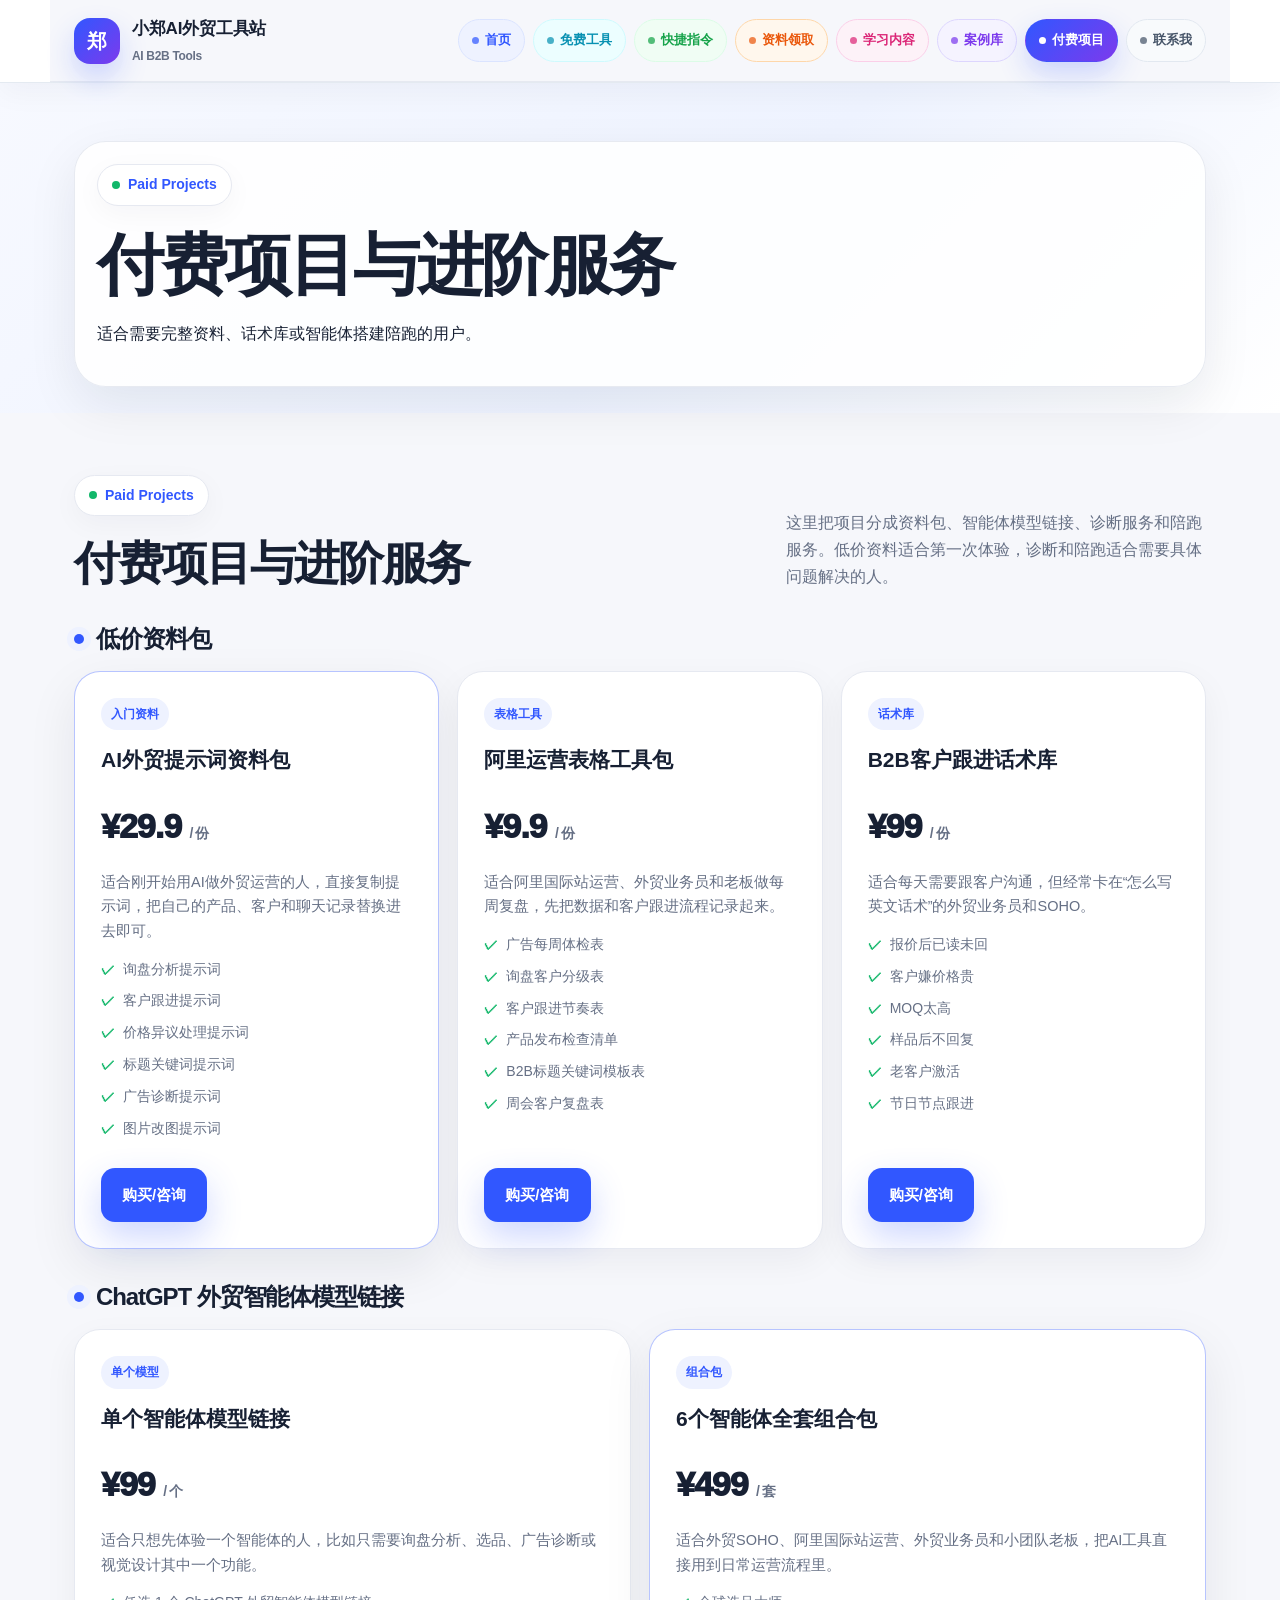
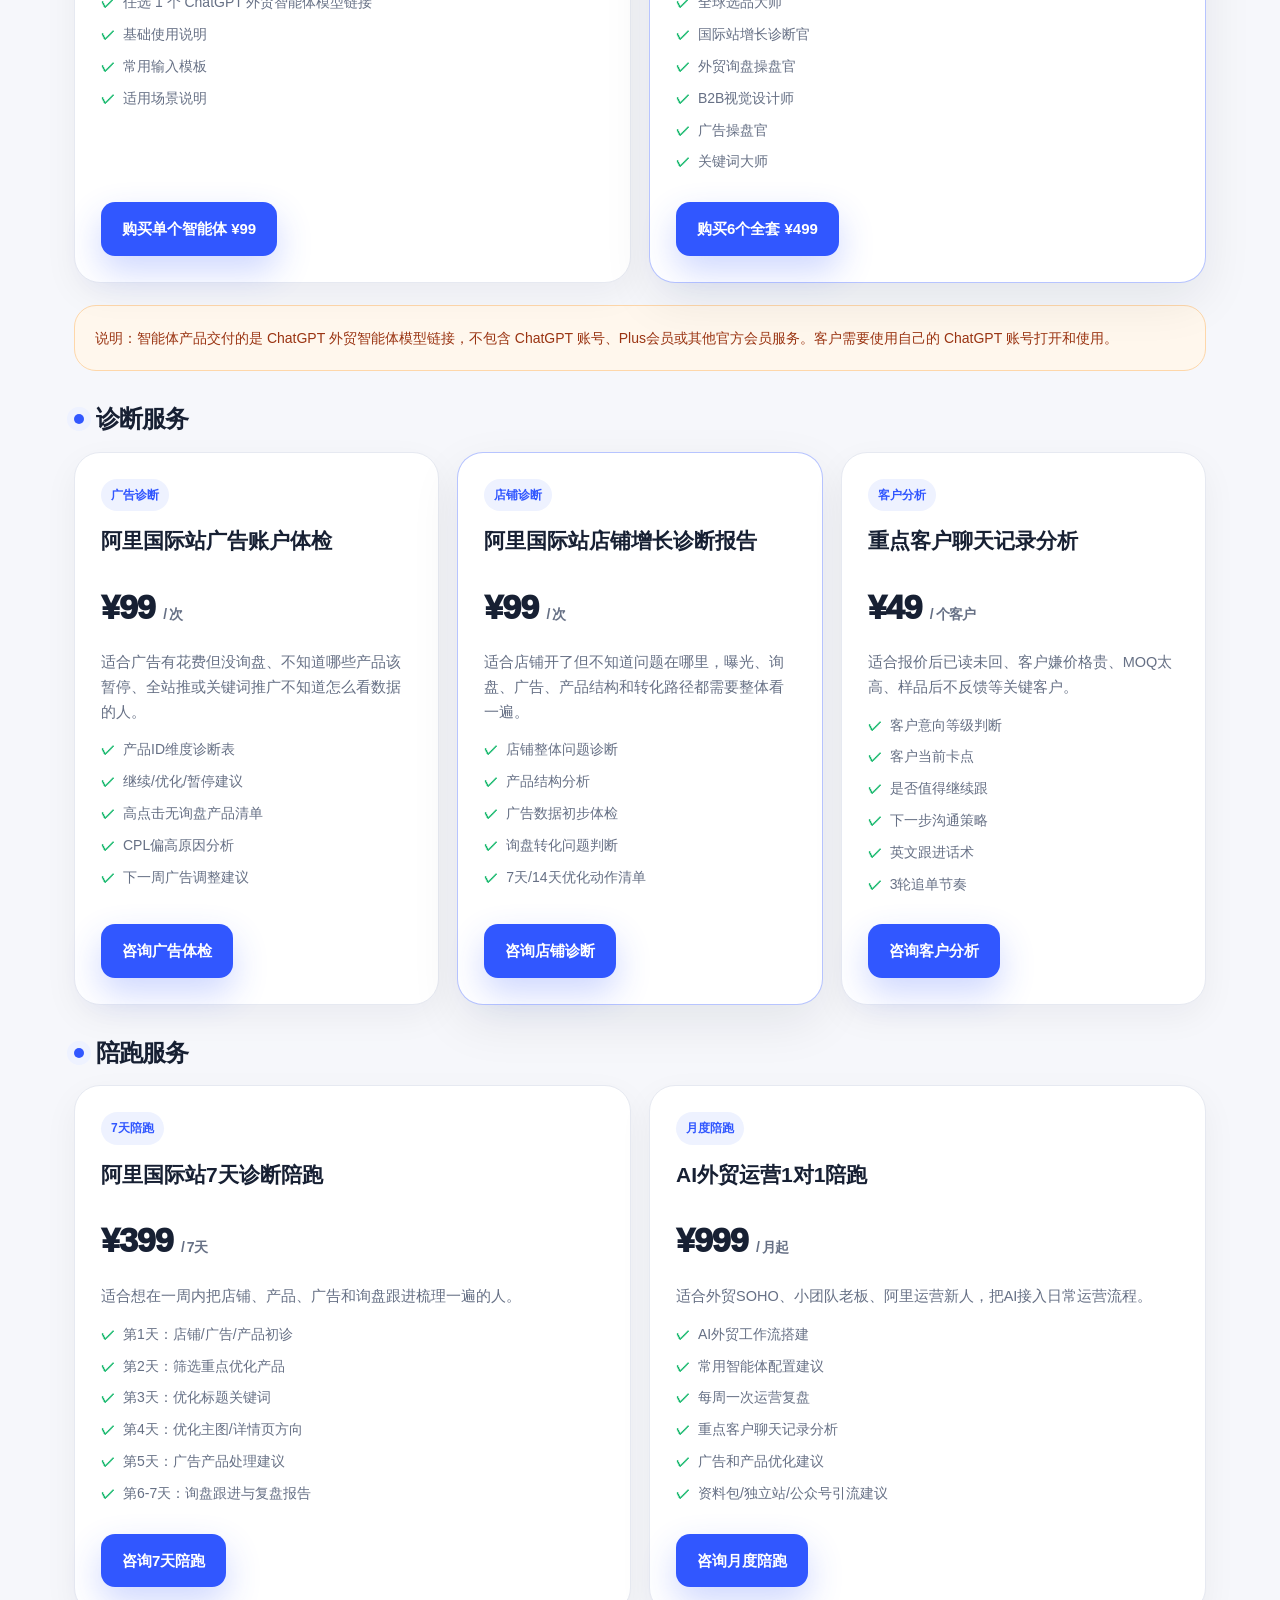
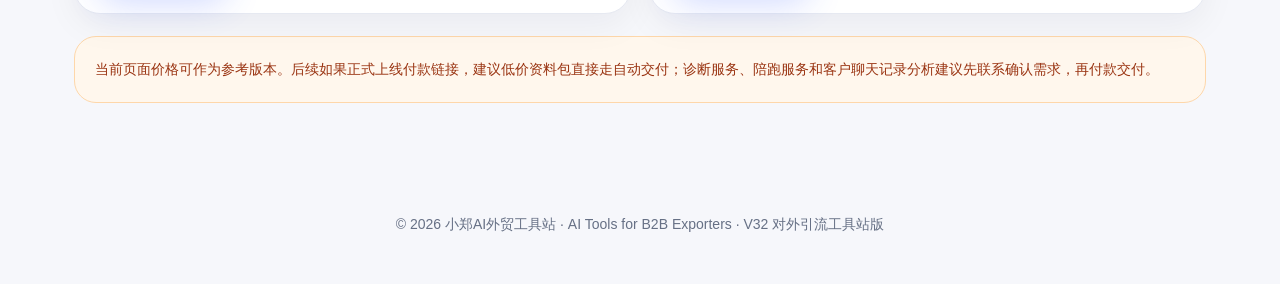
<file: paid.html>
<!DOCTYPE html>
<html lang="zh-CN">
<head>
  <meta charset="UTF-8" />
  <meta name="viewport" content="width=device-width, initial-scale=1.0" />
  <title>付费项目 - 小郑AI外贸工具站</title>
  <style>

    :root {
      --bg: #f6f7fb;
      --card: #ffffff;
      --text: #172033;
      --muted: #667085;
      --primary: #3157ff;
      --primary-dark: #1838c9;
      --dark: #0f172a;
      --line: #e6e9f1;
      --soft: #eef2ff;
      --success: #12b76a;
      --warning: #ffb020;
      --shadow: 0 18px 50px rgba(16, 24, 40, 0.08);
    }

    * {
      box-sizing: border-box;
    }

    html {
      scroll-behavior: smooth;
    }

    body {
      margin: 0;
      background: var(--bg);
      color: var(--text);
      font-family: -apple-system, BlinkMacSystemFont, "Segoe UI", "PingFang SC", "Microsoft YaHei", Arial, sans-serif;
      line-height: 1.7;
      overflow-x: hidden;
    }

    a {
      color: inherit;
      text-decoration: none;
    }

    .site {
      width: 100%;
      max-width: 1180px;
      margin-left: auto;
      margin-right: auto;
      padding-left: 24px;
      padding-right: 24px;
    }

    .nav {
      position: sticky;
      top: 0;
      z-index: 20;
      background: rgba(246, 247, 251, 0.95);
      backdrop-filter: blur(18px);
      border-bottom: 1px solid var(--line);
    }

    .nav-row {
      height: 72px;
      display: flex;
      align-items: center;
      justify-content: space-between;
      gap: 24px;
    }

    .brand {
      display: flex;
      align-items: center;
      gap: 12px;
      font-weight: 900;
      letter-spacing: -0.02em;
      white-space: nowrap;
    }

    .brand-logo {
      width: 40px;
      height: 40px;
      border-radius: 14px;
      background: linear-gradient(135deg, #3157ff, #7c3aed);
      color: #fff;
      display: grid;
      place-items: center;
      box-shadow: 0 10px 25px rgba(49, 87, 255, 0.25);
    }

    .nav-links {
      display: flex;
      align-items: center;
      gap: 22px;
      color: var(--muted);
      font-size: 14px;
      font-weight: 700;
    }

    .nav-links a:hover {
      color: var(--primary);
    }

    .nav-cta {
      padding: 10px 16px;
      background: var(--dark);
      color: #fff !important;
      border-radius: 999px;
    }

    .hero {
      padding: 76px 0 56px;
    }

    .hero-grid {
      display: grid;
      grid-template-columns: minmax(0, 1fr) minmax(360px, 0.95fr);
      gap: 56px;
      align-items: center;
    }

    .eyebrow {
      display: inline-flex;
      align-items: center;
      gap: 8px;
      padding: 8px 14px;
      border: 1px solid var(--line);
      border-radius: 999px;
      background: #fff;
      color: var(--primary);
      font-size: 14px;
      font-weight: 800;
      margin-bottom: 20px;
      box-shadow: 0 8px 28px rgba(16, 24, 40, 0.04);
    }

    .dot {
      width: 8px;
      height: 8px;
      background: var(--success);
      border-radius: 50%;
      flex: 0 0 auto;
    }

    h1,
    h2,
    h3 {
      margin: 0;
      line-height: 1.18;
      letter-spacing: -0.045em;
    }

    h1 {
      font-size: clamp(42px, 5.2vw, 70px);
      max-width: 700px;
    }

    h2 {
      font-size: clamp(30px, 4vw, 46px);
    }

    h3 {
      font-size: 22px;
    }

    .gradient-text {
      background: linear-gradient(135deg, #3157ff, #7c3aed);
      -webkit-background-clip: text;
      background-clip: text;
      color: transparent;
    }

    .hero-subtitle {
      margin: 24px 0 30px;
      max-width: 650px;
      color: var(--muted);
      font-size: 18px;
    }

    .actions {
      display: flex;
      flex-wrap: wrap;
      gap: 14px;
      margin-bottom: 26px;
    }

    .btn {
      display: inline-flex;
      align-items: center;
      justify-content: center;
      min-height: 48px;
      padding: 13px 20px;
      border-radius: 14px;
      border: 1px solid transparent;
      font-weight: 900;
      font-size: 15px;
      transition: 0.2s ease;
    }

    .btn-primary {
      background: var(--primary);
      color: #fff;
      box-shadow: 0 15px 35px rgba(49, 87, 255, 0.24);
    }

    .btn-primary:hover {
      background: var(--primary-dark);
      transform: translateY(-2px);
    }

    .btn-light {
      background: #fff;
      border-color: var(--line);
      color: var(--text);
    }

    .btn-light:hover {
      border-color: var(--primary);
      color: var(--primary);
      transform: translateY(-2px);
    }

    .tags {
      display: flex;
      flex-wrap: wrap;
      gap: 10px;
      font-size: 13px;
      color: var(--muted);
    }

    .tag {
      padding: 7px 11px;
      background: #fff;
      border: 1px solid var(--line);
      border-radius: 999px;
    }

    .hero-panel {
      width: 100%;
      background: rgba(255,255,255,0.86);
      border: 1px solid rgba(230,233,241,0.95);
      border-radius: 32px;
      padding: 22px;
      box-shadow: var(--shadow);
    }

    .mock {
      background: var(--dark);
      border-radius: 24px;
      overflow: hidden;
      color: #fff;
    }

    .mock-top {
      height: 44px;
      display: flex;
      align-items: center;
      gap: 7px;
      padding: 0 16px;
      border-bottom: 1px solid rgba(255,255,255,0.1);
    }

    .circle {
      width: 10px;
      height: 10px;
      border-radius: 50%;
      background: rgba(255,255,255,0.35);
    }

    .mock-body {
      padding: 22px;
    }

    .result-card {
      padding: 16px;
      margin-bottom: 14px;
      background: rgba(255,255,255,0.08);
      border: 1px solid rgba(255,255,255,0.12);
      border-radius: 18px;
    }

    .result-card strong {
      display: block;
      margin-bottom: 7px;
    }

    .bar {
      height: 9px;
      margin-top: 10px;
      background: rgba(255,255,255,0.13);
      border-radius: 999px;
      overflow: hidden;
    }

    .bar span {
      display: block;
      height: 100%;
      background: linear-gradient(90deg, var(--warning), var(--success));
      border-radius: 999px;
    }

    .stats {
      display: grid;
      grid-template-columns: repeat(4, minmax(0, 1fr));
      gap: 16px;
      margin-top: 32px;
    }

    .stat {
      background: #fff;
      border: 1px solid var(--line);
      border-radius: 18px;
      padding: 18px 16px;
      box-shadow: 0 10px 30px rgba(16, 24, 40, 0.04);
    }

    .stat-number {
      color: var(--primary);
      font-size: 26px;
      line-height: 1;
      font-weight: 950;
      letter-spacing: -0.04em;
    }

    .stat-label {
      margin-top: 8px;
      color: var(--muted);
      font-size: 13px;
      line-height: 1.45;
    }

    section {
      padding: 62px 0;
    }

    .section-head {
      display: grid;
      grid-template-columns: minmax(0, 1fr) minmax(280px, 420px);
      align-items: end;
      gap: 28px;
      margin-bottom: 28px;
    }

    .section-head p {
      color: var(--muted);
      margin: 0;
    }

    .grid-4 {
      display: grid;
      grid-template-columns: repeat(4, minmax(0, 1fr));
      gap: 18px;
    }

    .card {
      background: var(--card);
      border: 1px solid var(--line);
      border-radius: 22px;
      padding: 22px;
      box-shadow: 0 12px 34px rgba(16, 24, 40, 0.05);
      transition: 0.22s ease;
      display: flex;
      flex-direction: column;
      min-height: 360px;
    }

    .card:hover {
      transform: translateY(-5px);
      box-shadow: var(--shadow);
      border-color: rgba(49, 87, 255, 0.25);
    }

    .icon {
      width: 48px;
      height: 48px;
      border-radius: 16px;
      background: var(--soft);
      color: var(--primary);
      display: grid;
      place-items: center;
      font-size: 22px;
      margin-bottom: 16px;
    }

    .card p {
      color: var(--muted);
      margin: 10px 0 16px;
      font-size: 14.5px;
    }

    .list {
      padding: 0;
      margin: 0 0 20px;
      list-style: none;
      color: var(--muted);
      font-size: 14px;
    }

    .list li {
      display: flex;
      gap: 8px;
      margin-bottom: 8px;
    }

    .list li::before {
      content: "✓";
      color: var(--success);
      font-weight: 900;
    }

    .card-action {
      margin-top: auto;
    }

    .mini-btn {
      display: inline-flex;
      align-items: center;
      padding: 10px 13px;
      border-radius: 12px;
      background: var(--dark);
      color: #fff;
      font-weight: 900;
      font-size: 13px;
    }

    .mini-btn:hover {
      background: var(--primary);
    }

    .demo {
      margin-top: 22px;
      background: #fff;
      border: 1px solid var(--line);
      border-radius: 28px;
      padding: 24px;
      box-shadow: 0 12px 36px rgba(16, 24, 40, 0.05);
    }

    .demo-grid {
      display: grid;
      grid-template-columns: minmax(0, 1fr) minmax(0, 1fr);
      gap: 18px;
      margin-top: 18px;
    }

    label {
      display: block;
      font-weight: 900;
      font-size: 13px;
      margin: 14px 0 7px;
    }

    label:first-child {
      margin-top: 0;
    }

    input,
    select {
      width: 100%;
      border: 1px solid var(--line);
      border-radius: 14px;
      padding: 12px 13px;
      font: inherit;
      background: #fbfcff;
      color: var(--text);
      outline: none;
    }

    input:focus,
    select:focus {
      border-color: var(--primary);
      box-shadow: 0 0 0 4px rgba(49, 87, 255, 0.08);
      background: #fff;
    }

    .output {
      min-height: 220px;
      white-space: pre-line;
      background: var(--dark);
      color: #fff;
      border-radius: 22px;
      padding: 20px;
      font-size: 14px;
    }

    .notice {
      margin-top: 14px;
      padding: 13px 15px;
      background: #fffbeb;
      border: 1px solid #fef3c7;
      border-radius: 16px;
      color: #92400e;
      font-size: 14px;
    }

    .split {
      display: grid;
      grid-template-columns: minmax(0, 0.9fr) minmax(0, 1.1fr);
      gap: 24px;
    }

    .panel {
      background: #fff;
      border: 1px solid var(--line);
      border-radius: 28px;
      padding: 28px;
      box-shadow: 0 12px 36px rgba(16, 24, 40, 0.05);
    }

    .panel p {
      color: var(--muted);
    }

    .steps {
      display: grid;
      gap: 14px;
    }

    .step {
      display: flex;
      gap: 14px;
      background: #fafbff;
      border: 1px solid var(--line);
      border-radius: 18px;
      padding: 16px;
    }

    .step-num {
      flex: 0 0 auto;
      width: 34px;
      height: 34px;
      border-radius: 12px;
      background: var(--primary);
      color: #fff;
      display: grid;
      place-items: center;
      font-weight: 950;
    }

    .step span {
      color: var(--muted);
      font-size: 14px;
    }

    .pricing {
      display: grid;
      grid-template-columns: repeat(3, minmax(0, 1fr));
      gap: 18px;
    }

    .price-card {
      background: #fff;
      border: 1px solid var(--line);
      border-radius: 28px;
      padding: 28px;
      box-shadow: 0 12px 36px rgba(16, 24, 40, 0.05);
    }

    .price-card.featured {
      border-color: rgba(49,87,255,0.36);
      box-shadow: var(--shadow);
    }

    .badge {
      display: inline-flex;
      padding: 6px 10px;
      border-radius: 999px;
      background: var(--soft);
      color: var(--primary);
      font-weight: 900;
      font-size: 12px;
      margin-bottom: 14px;
    }

    .price {
      margin: 14px 0;
      font-size: 36px;
      font-weight: 950;
      letter-spacing: -0.05em;
    }

    .price small {
      font-size: 14px;
      color: var(--muted);
      font-weight: 700;
      letter-spacing: 0;
    }

    .price-card ul {
      padding: 0;
      margin: 18px 0 24px;
      list-style: none;
      color: var(--muted);
      font-size: 14px;
    }

    .price-card li {
      display: flex;
      gap: 8px;
      margin-bottom: 10px;
    }

    .price-card li::before {
      content: "•";
      color: var(--primary);
      font-weight: 900;
    }

    .contact-box {
      background: linear-gradient(135deg, #111827, #182152);
      color: #fff;
      border-radius: 34px;
      padding: 44px;
      display: grid;
      grid-template-columns: minmax(0, 1.1fr) minmax(280px, 0.9fr);
      gap: 30px;
      align-items: center;
      box-shadow: 0 24px 60px rgba(17, 24, 39, 0.2);
    }

    .contact-box p {
      color: rgba(255,255,255,0.75);
    }

    .contact-card {
      background: rgba(255,255,255,0.08);
      border: 1px solid rgba(255,255,255,0.14);
      border-radius: 24px;
      padding: 22px;
    }

    .contact-row {
      padding: 13px 0;
      border-bottom: 1px solid rgba(255,255,255,0.1);
    }

    .contact-row:last-child {
      border-bottom: 0;
    }

    .contact-row strong {
      display: block;
      margin-bottom: 3px;
    }

    .contact-row span {
      color: rgba(255,255,255,0.72);
      font-size: 14px;
    }

    footer {
      padding: 34px 0;
      color: var(--muted);
      font-size: 14px;
      text-align: center;
    }


    .scenario-grid {
      display: grid;
      grid-template-columns: repeat(3, minmax(0, 1fr));
      gap: 18px;
    }

    .scenario-card,
    .article-card,
    .case-card,
    .faq-card {
      background: #fff;
      border: 1px solid var(--line);
      border-radius: 24px;
      padding: 24px;
      box-shadow: 0 12px 34px rgba(16, 24, 40, 0.05);
    }

    .scenario-card h3,
    .article-card h3,
    .case-card h3,
    .faq-card h3 {
      margin-bottom: 10px;
    }

    .scenario-card p,
    .article-card p,
    .case-card p,
    .faq-card p {
      color: var(--muted);
      margin: 0;
      font-size: 14.5px;
    }

    .article-grid {
      display: grid;
      grid-template-columns: repeat(3, minmax(0, 1fr));
      gap: 18px;
    }

    .article-meta {
      display: inline-flex;
      margin-bottom: 12px;
      padding: 6px 10px;
      border-radius: 999px;
      background: var(--soft);
      color: var(--primary);
      font-size: 12px;
      font-weight: 900;
    }

    .case-grid {
      display: grid;
      grid-template-columns: repeat(3, minmax(0, 1fr));
      gap: 18px;
    }

    .case-kpi {
      display: grid;
      grid-template-columns: repeat(2, minmax(0, 1fr));
      gap: 10px;
      margin-top: 18px;
    }

    .case-kpi div {
      background: #f8f9ff;
      border: 1px solid var(--line);
      border-radius: 16px;
      padding: 12px;
    }

    .case-kpi strong {
      display: block;
      color: var(--primary);
      font-size: 20px;
      line-height: 1.1;
    }

    .case-kpi span {
      color: var(--muted);
      font-size: 12px;
    }

    .roadmap {
      display: grid;
      grid-template-columns: repeat(4, minmax(0, 1fr));
      gap: 14px;
    }

    .roadmap-item {
      background: #fff;
      border: 1px solid var(--line);
      border-radius: 22px;
      padding: 20px;
      box-shadow: 0 12px 34px rgba(16, 24, 40, 0.04);
    }

    .roadmap-item strong {
      display: block;
      margin-bottom: 8px;
      font-size: 17px;
    }

    .roadmap-item span {
      color: var(--muted);
      font-size: 14px;
    }

    .faq-grid {
      display: grid;
      grid-template-columns: repeat(2, minmax(0, 1fr));
      gap: 18px;
    }

    .cta-strip {
      background: #fff;
      border: 1px solid var(--line);
      border-radius: 30px;
      padding: 34px;
      display: grid;
      grid-template-columns: minmax(0, 1fr) auto;
      gap: 24px;
      align-items: center;
      box-shadow: var(--shadow);
    }

    .cta-strip p {
      color: var(--muted);
      margin: 12px 0 0;
    }

    .check-list {
      padding: 0;
      margin: 16px 0 0;
      list-style: none;
      color: var(--muted);
      font-size: 14px;
    }

    .check-list li {
      display: flex;
      gap: 8px;
      margin-bottom: 8px;
    }

    .check-list li::before {
      content: "✓";
      color: var(--success);
      font-weight: 900;
    }


    .locked-box {
      margin-top: 18px;
      background: linear-gradient(135deg, #101828, #1d2b6c);
      color: #fff;
      border-radius: 24px;
      padding: 24px;
      display: grid;
      grid-template-columns: minmax(0, 1fr) auto;
      gap: 20px;
      align-items: center;
      box-shadow: 0 18px 45px rgba(16, 24, 40, 0.14);
    }

    .locked-box h3 {
      margin-bottom: 8px;
    }

    .locked-box p {
      color: rgba(255,255,255,0.76);
      margin: 0;
      font-size: 14.5px;
    }

    .locked-tags {
      display: flex;
      flex-wrap: wrap;
      gap: 8px;
      margin-top: 14px;
    }

    .locked-tags span {
      padding: 6px 10px;
      border-radius: 999px;
      background: rgba(255,255,255,0.1);
      border: 1px solid rgba(255,255,255,0.14);
      font-size: 12px;
      color: rgba(255,255,255,0.82);
    }


    .image-preview {
      margin-top: 12px;
      width: 100%;
      min-height: 160px;
      border: 1px dashed var(--line);
      border-radius: 18px;
      background: #fbfcff;
      display: grid;
      place-items: center;
      overflow: hidden;
      color: var(--muted);
      font-size: 14px;
      text-align: center;
      padding: 12px;
    }

    .image-preview img {
      max-width: 100%;
      max-height: 260px;
      display: block;
      border-radius: 14px;
    }

    .tool-disclaimer {
      margin-top: 16px;
      padding: 14px 16px;
      background: #fff7ed;
      border: 1px solid #fed7aa;
      border-radius: 18px;
      color: #9a3412;
      font-size: 14px;
    }


    .resource-grid {
      display: grid;
      grid-template-columns: repeat(4, minmax(0, 1fr));
      gap: 18px;
    }

    .resource-card {
      background: #fff;
      border: 1px solid var(--line);
      border-radius: 24px;
      padding: 24px;
      box-shadow: 0 12px 34px rgba(16, 24, 40, 0.05);
      display: flex;
      flex-direction: column;
      min-height: 285px;
    }

    .resource-card h3 {
      margin-bottom: 10px;
    }

    .resource-card p {
      color: var(--muted);
      margin: 0 0 16px;
      font-size: 14.5px;
    }

    .resource-card .card-action {
      margin-top: auto;
    }

    .resource-label {
      display: inline-flex;
      width: fit-content;
      margin-bottom: 12px;
      padding: 6px 10px;
      border-radius: 999px;
      background: var(--soft);
      color: var(--primary);
      font-size: 12px;
      font-weight: 900;
    }

    .contact-highlight {
      display: grid;
      grid-template-columns: repeat(3, minmax(0, 1fr));
      gap: 14px;
      margin-top: 20px;
    }

    .contact-highlight div {
      background: rgba(255,255,255,0.08);
      border: 1px solid rgba(255,255,255,0.14);
      border-radius: 18px;
      padding: 16px;
    }

    .contact-highlight strong {
      display: block;
      margin-bottom: 4px;
    }

    .contact-highlight span {
      color: rgba(255,255,255,0.72);
      font-size: 13px;
    }


    .learning-path-grid {
      display: grid;
      grid-template-columns: repeat(4, minmax(0, 1fr));
      gap: 16px;
      margin-bottom: 28px;
    }

    .learning-step {
      background: #fff;
      border: 1px solid var(--line);
      border-radius: 22px;
      padding: 22px;
      box-shadow: 0 12px 34px rgba(16, 24, 40, 0.05);
    }

    .learning-step strong {
      display: block;
      font-size: 18px;
      margin-bottom: 8px;
    }

    .learning-step span {
      color: var(--muted);
      font-size: 14px;
    }

    .article-card.featured-article {
      border-color: rgba(49,87,255,0.3);
      box-shadow: var(--shadow);
    }

    .article-actions {
      margin-top: 18px;
      display: flex;
      flex-wrap: wrap;
      gap: 10px;
    }

    .article-actions a {
      display: inline-flex;
      padding: 9px 12px;
      border-radius: 12px;
      background: var(--dark);
      color: #fff;
      font-weight: 900;
      font-size: 13px;
    }

    .article-actions a.secondary {
      background: #fff;
      color: var(--primary);
      border: 1px solid var(--line);
    }

    .case-card.detailed {
      display: flex;
      flex-direction: column;
      min-height: 420px;
    }

    .case-flow {
      display: grid;
      gap: 10px;
      margin-top: 16px;
    }

    .case-flow div {
      background: #f8f9ff;
      border: 1px solid var(--line);
      border-radius: 16px;
      padding: 12px;
    }

    .case-flow strong {
      display: block;
      margin-bottom: 4px;
      color: var(--text);
      font-size: 14px;
    }

    .case-flow span {
      color: var(--muted);
      font-size: 13px;
    }

    .case-tag-row {
      display: flex;
      flex-wrap: wrap;
      gap: 8px;
      margin-top: auto;
      padding-top: 18px;
    }

    .case-tag-row span {
      padding: 6px 10px;
      border-radius: 999px;
      background: var(--soft);
      color: var(--primary);
      font-size: 12px;
      font-weight: 900;
    }

    .content-note {
      background: #fff;
      border: 1px solid var(--line);
      border-radius: 26px;
      padding: 26px;
      margin-top: 22px;
      box-shadow: 0 12px 34px rgba(16, 24, 40, 0.05);
    }

    .content-note p {
      color: var(--muted);
      margin: 10px 0 0;
    }


    .prompt-grid {
      display: grid;
      grid-template-columns: repeat(3, minmax(0, 1fr));
      gap: 18px;
    }

    .prompt-card {
      background: #fff;
      border: 1px solid var(--line);
      border-radius: 24px;
      padding: 24px;
      box-shadow: 0 12px 34px rgba(16, 24, 40, 0.05);
      display: flex;
      flex-direction: column;
      min-height: 360px;
    }

    .prompt-card h3 {
      margin-bottom: 10px;
    }

    .prompt-card p {
      color: var(--muted);
      margin: 0 0 14px;
      font-size: 14.5px;
    }

    .prompt-box {
      background: #0f172a;
      color: #fff;
      border-radius: 18px;
      padding: 16px;
      font-size: 13px;
      line-height: 1.7;
      white-space: pre-line;
      margin-top: 10px;
      flex: 1;
    }

    .copy-btn {
      margin-top: 14px;
      width: fit-content;
      border: 0;
      border-radius: 12px;
      padding: 10px 13px;
      background: var(--primary);
      color: #fff;
      font-weight: 900;
      cursor: pointer;
      font: inherit;
      font-size: 13px;
    }

    .copy-btn:hover {
      background: var(--primary-dark);
    }

    .prompt-category {
      display: inline-flex;
      width: fit-content;
      margin-bottom: 12px;
      padding: 6px 10px;
      border-radius: 999px;
      background: var(--soft);
      color: var(--primary);
      font-size: 12px;
      font-weight: 900;
    }

    .prompt-note {
      background: #fff;
      border: 1px solid var(--line);
      border-radius: 26px;
      padding: 26px;
      margin-top: 22px;
      box-shadow: 0 12px 34px rgba(16, 24, 40, 0.05);
    }

    .prompt-note p {
      color: var(--muted);
      margin: 10px 0 0;
    }


    .page-hero {
      padding: 58px 0 26px;
      background: linear-gradient(135deg, #f7f9ff 0%, #eef3ff 55%, #ffffff 100%);
    }

    .page-hero .hero-panel {
      min-height: auto;
    }

    .home-shortcuts {
      display: grid;
      grid-template-columns: repeat(4, minmax(0, 1fr));
      gap: 18px;
      margin-top: 28px;
    }

    .shortcut-card {
      background: #fff;
      border: 1px solid var(--line);
      border-radius: 24px;
      padding: 24px;
      box-shadow: 0 12px 34px rgba(16, 24, 40, 0.05);
    }

    .shortcut-card h3 {
      margin: 10px 0 8px;
    }

    .shortcut-card p {
      color: var(--muted);
      margin: 0 0 18px;
      font-size: 14.5px;
    }

    .shortcut-icon {
      width: 42px;
      height: 42px;
      border-radius: 14px;
      display: grid;
      place-items: center;
      background: var(--soft);
      color: var(--primary);
      font-weight: 900;
    }

    .home-section {
      padding: 50px 0;
    }

    .home-mini-grid {
      display: grid;
      grid-template-columns: repeat(3, minmax(0, 1fr));
      gap: 18px;
      margin-top: 22px;
    }

    .home-mini-card {
      background: #fff;
      border: 1px solid var(--line);
      border-radius: 22px;
      padding: 22px;
      box-shadow: 0 12px 34px rgba(16, 24, 40, 0.05);
    }

    .home-mini-card p {
      color: var(--muted);
      margin: 8px 0 0;
      font-size: 14px;
    }

    @media (max-width: 1050px) {
      .home-shortcuts,
      .home-mini-grid {
        grid-template-columns: repeat(2, minmax(0, 1fr));
      }
    }

    @media (max-width: 720px) {
      .home-shortcuts,
      .home-mini-grid {
        grid-template-columns: 1fr;
      }
    }

    @media (max-width: 1050px) {
      .hero-grid,
      .split,
      .contact-box,
      .locked-box {
        grid-template-columns: 1fr;
      }

      .hero-panel {
        max-width: 760px;
      }

      .grid-4,
      .scenario-grid,
      .article-grid,
      .case-grid,
      .resource-grid,
      .contact-highlight,
      .learning-path-grid,
      .prompt-grid,
      .roadmap {
        grid-template-columns: repeat(2, minmax(0, 1fr));
      }
    }

    @media (max-width: 900px) {
      .section-head,
      .cta-strip {
        grid-template-columns: 1fr;
      }

      .pricing,
      .faq-grid {
        grid-template-columns: 1fr;
      }
    }

    @media (max-width: 720px) {
      .site {
        padding-left: 16px;
        padding-right: 16px;
      }

      .nav-row {
        height: auto;
        padding: 14px 0;
      }

      .nav-links {
        display: none;
      }

      .hero {
        padding-top: 48px;
      }

      .stats,
      .grid-4,
      .scenario-grid,
      .article-grid,
      .case-grid,
      .resource-grid,
      .contact-highlight,
      .learning-path-grid,
      .prompt-grid,
      .roadmap,
      .demo-grid {
        grid-template-columns: 1fr;
      }

      .contact-box {
        padding: 28px;
      }
    }
  
  
    header {
      background: rgba(255,255,255,0.92);
      backdrop-filter: blur(16px);
      border-bottom: 1px solid rgba(226, 232, 240, 0.9);
      position: sticky;
      top: 0;
      z-index: 50;
      box-shadow: 0 10px 30px rgba(15, 23, 42, 0.04);
    }

    .nav {
      min-height: 82px;
      display: flex;
      align-items: center;
      justify-content: space-between;
      gap: 24px;
    }

    .brand {
      display: flex;
      align-items: center;
      gap: 12px;
      flex: 0 0 auto;
    }

    .brand-logo {
      width: 46px;
      height: 46px;
      border-radius: 16px;
      background: linear-gradient(135deg, #3157ff, #7c3aed);
      color: #fff;
      display: grid;
      place-items: center;
      font-weight: 900;
      font-size: 20px;
      box-shadow: 0 14px 28px rgba(49, 87, 255, 0.22);
    }

    .brand strong {
      display: block;
      font-size: 17px;
      letter-spacing: -0.2px;
    }

    .brand span {
      display: block;
      font-size: 12px;
      color: var(--muted);
      margin-top: 2px;
    }

    nav {
      display: flex;
      align-items: center;
      justify-content: flex-end;
      gap: 8px;
      flex-wrap: wrap;
    }

    nav a {
      position: relative;
      display: inline-flex;
      align-items: center;
      gap: 6px;
      padding: 9px 13px;
      border-radius: 999px;
      font-size: 13px;
      font-weight: 900;
      color: #334155;
      border: 1px solid transparent;
      transition: 0.18s ease;
      white-space: nowrap;
    }

    nav a::before {
      content: "";
      width: 7px;
      height: 7px;
      border-radius: 999px;
      background: currentColor;
      opacity: 0.72;
    }

    nav a:nth-child(1) {
      background: #eef2ff;
      color: #3157ff;
      border-color: #dbe4ff;
    }

    nav a:nth-child(2) {
      background: #ecfeff;
      color: #0891b2;
      border-color: #cffafe;
    }

    nav a:nth-child(3) {
      background: #f0fdf4;
      color: #16a34a;
      border-color: #dcfce7;
    }

    nav a:nth-child(4) {
      background: #fff7ed;
      color: #ea580c;
      border-color: #fed7aa;
    }

    nav a:nth-child(5) {
      background: #fdf2f8;
      color: #db2777;
      border-color: #fbcfe8;
    }

    nav a:nth-child(6) {
      background: #f5f3ff;
      color: #7c3aed;
      border-color: #ddd6fe;
    }

    nav a:nth-child(7) {
      background: #fff1f2;
      color: #e11d48;
      border-color: #fecdd3;
    }

    nav a:nth-child(8) {
      background: #f8fafc;
      color: #475569;
      border-color: #e2e8f0;
    }

    nav a:hover {
      transform: translateY(-2px);
      box-shadow: 0 10px 20px rgba(15, 23, 42, 0.08);
      filter: saturate(1.08);
    }

    nav a.active {
      color: #fff !important;
      border-color: transparent !important;
      background: linear-gradient(135deg, #3157ff, #7c3aed) !important;
      box-shadow: 0 12px 28px rgba(49, 87, 255, 0.22);
    }

    nav a.active::before {
      background: #fff;
      opacity: 1;
    }

    @media (max-width: 1050px) {
      .nav {
        align-items: flex-start;
        flex-direction: column;
        padding: 14px 0;
      }

      nav {
        width: 100%;
        justify-content: flex-start;
      }
    }

    @media (max-width: 720px) {
      header {
        position: static;
      }

      nav {
        gap: 7px;
      }

      nav a {
        font-size: 12px;
        padding: 8px 10px;
      }

      .brand-logo {
        width: 42px;
        height: 42px;
      }
    }

  
    nav a:nth-child(9){background:#ecfdf5;color:#059669;border-color:#bbf7d0;}
    .purchase-grid{display:grid;grid-template-columns:repeat(2,minmax(0,1fr));gap:22px;margin-top:24px}
    .purchase-card{background:#fff;border:1px solid var(--line);border-radius:28px;padding:28px;box-shadow:0 16px 44px rgba(16,24,40,.06);display:flex;flex-direction:column}
    .purchase-card.featured{border-color:rgba(49,87,255,.36);box-shadow:var(--shadow);position:relative;overflow:hidden}
    .purchase-card.featured:before{content:"推荐";position:absolute;top:18px;right:-36px;width:140px;text-align:center;transform:rotate(36deg);background:linear-gradient(135deg,#3157ff,#7c3aed);color:#fff;font-size:12px;font-weight:900;padding:6px 0}
    .purchase-price{font-size:38px;font-weight:950;color:var(--text);margin:12px 0;letter-spacing:-1px}
    .purchase-price small{font-size:15px;color:var(--muted);font-weight:800}
    .agent-list{display:grid;grid-template-columns:repeat(3,minmax(0,1fr));gap:10px;margin-top:18px}
    .agent-list div{padding:12px 14px;border:1px solid var(--line);background:#f8f9ff;border-radius:16px;font-weight:800}
    .notice-box{background:#fff7ed;border:1px solid #fed7aa;color:#9a3412;border-radius:22px;padding:22px;margin-top:22px;line-height:1.8}
    .process-grid{display:grid;grid-template-columns:repeat(5,minmax(0,1fr));gap:14px;margin-top:22px}
    .process-step{background:#fff;border:1px solid var(--line);border-radius:20px;padding:18px;box-shadow:0 12px 34px rgba(16,24,40,.05)}
    .process-step strong{display:block;color:var(--primary);margin-bottom:8px}.process-step span{color:var(--muted);font-size:13.5px}
    .confirm-form{background:#fff;border:1px solid var(--line);border-radius:28px;padding:28px;box-shadow:var(--shadow);margin-top:22px}
    .checkbox-row{display:flex;gap:10px;align-items:flex-start;margin:12px 0;color:var(--muted);font-size:14px;line-height:1.65}.checkbox-row input{width:auto;margin-top:5px}
    .buy-output{margin-top:18px;background:#0f172a;color:#fff;border-radius:18px;padding:18px;white-space:pre-line;line-height:1.75;font-size:14px}
    @media(max-width:1050px){.purchase-grid,.process-grid,.agent-list{grid-template-columns:repeat(2,minmax(0,1fr))}}
    @media(max-width:720px){.purchase-grid,.process-grid,.agent-list{grid-template-columns:1fr}}

  
    .offer-section {
      margin-top: 34px;
    }

    .offer-section-title {
      margin: 0 0 18px;
      display: flex;
      align-items: center;
      gap: 12px;
    }

    .offer-section-title span {
      width: 10px;
      height: 10px;
      border-radius: 999px;
      background: var(--primary);
      box-shadow: 0 0 0 7px var(--soft);
    }

    .offer-section-title h3 {
      margin: 0;
      font-size: 24px;
    }

    .offer-grid {
      display: grid;
      grid-template-columns: repeat(3, minmax(0, 1fr));
      gap: 18px;
    }

    .offer-grid.two {
      grid-template-columns: repeat(2, minmax(0, 1fr));
    }

    .offer-card {
      background: #fff;
      border: 1px solid var(--line);
      border-radius: 26px;
      padding: 26px;
      box-shadow: 0 12px 34px rgba(16,24,40,.05);
      display: flex;
      flex-direction: column;
      min-height: 390px;
    }

    .offer-card.featured {
      border-color: rgba(49,87,255,.35);
      box-shadow: var(--shadow);
    }

    .offer-card h4 {
      font-size: 21px;
      margin: 0 0 10px;
    }

    .offer-card p {
      color: var(--muted);
      margin: 0 0 14px;
      font-size: 14.5px;
    }

    .offer-price {
      font-size: 34px;
      font-weight: 950;
      color: var(--text);
      margin: 10px 0 14px;
      letter-spacing: -1px;
    }

    .offer-price small {
      font-size: 14px;
      color: var(--muted);
      font-weight: 800;
    }

    .offer-label {
      display: inline-flex;
      width: fit-content;
      margin-bottom: 12px;
      padding: 6px 10px;
      border-radius: 999px;
      background: var(--soft);
      color: var(--primary);
      font-size: 12px;
      font-weight: 900;
    }

    .offer-card .card-action {
      margin-top: auto;
    }

    .offer-note {
      background: #fff7ed;
      border: 1px solid #fed7aa;
      color: #9a3412;
      border-radius: 22px;
      padding: 20px;
      margin-top: 22px;
      line-height: 1.75;
      font-size: 14px;
    }

    @media (max-width: 1050px) {
      .offer-grid,
      .offer-grid.two {
        grid-template-columns: repeat(2, minmax(0, 1fr));
      }
    }

    @media (max-width: 720px) {
      .offer-grid,
      .offer-grid.two {
        grid-template-columns: 1fr;
      }
    }

  
    .note-card {
      background: #fff;
      border: 1px solid var(--line);
      border-radius: 24px;
      padding: 22px;
      box-shadow: 0 12px 34px rgba(16,24,40,.05);
      color: var(--muted);
      margin-top: 18px;
    }

    .note-card strong {
      display: block;
      color: var(--text);
      font-size: 18px;
      margin-bottom: 8px;
    }

    .note-card p {
      margin: 0;
    }

  </style>
</head>
<body>

  <header>
    <div class="site nav">
      <div class="brand">
        <div class="brand-logo">郑</div>
        <div>
          <strong>小郑AI外贸工具站</strong>
          <span>AI B2B Tools</span>
        </div>
      </div>
      <nav>
        <a href="index.html">首页</a>
        <a href="tools.html">免费工具</a>
        <a href="prompts.html">快捷指令</a>
        <a href="resources.html">资料领取</a>
        <a href="articles.html">学习内容</a>
        <a href="cases.html">案例库</a>
        <a href="paid.html" class="active">付费项目</a>
        <a href="contact.html">联系我</a>
      </nav>
    </div>
  </header>


  <section class="page-hero">
    <div class="site">
      <div class="hero-panel">
        <div class="eyebrow"><span class="dot"></span> Paid Projects</div>
        <h1>付费项目与进阶服务</h1>
        <p>适合需要完整资料、话术库或智能体搭建陪跑的用户。</p>
      </div>
    </div>
  </section>

    <section id="paid">
      <div class="site">
        <div class="section-head">
          <div>
            <div class="eyebrow"><span class="dot"></span> Paid Projects</div>
            <h2>付费项目与进阶服务</h2>
          </div>
          <p>这里把项目分成资料包、智能体模型链接、诊断服务和陪跑服务。低价资料适合第一次体验，诊断和陪跑适合需要具体问题解决的人。</p>
        </div>

        <div class="offer-section">
          <div class="offer-section-title">
            <span></span>
            <h3>低价资料包</h3>
          </div>

          <div class="offer-grid">
            <article class="offer-card featured">
              <span class="offer-label">入门资料</span>
              <h4>AI外贸提示词资料包</h4>
              <div class="offer-price">¥29.9 <small>/ 份</small></div>
              <p>适合刚开始用AI做外贸运营的人，直接复制提示词，把自己的产品、客户和聊天记录替换进去即可。</p>
              <ul class="list">
                <li>询盘分析提示词</li>
                <li>客户跟进提示词</li>
                <li>价格异议处理提示词</li>
                <li>标题关键词提示词</li>
                <li>广告诊断提示词</li>
                <li>图片改图提示词</li>
              </ul>
              <div class="card-action"><a class="btn btn-primary" href="buy.html">购买/咨询</a></div>
            </article>

            <article class="offer-card">
              <span class="offer-label">表格工具</span>
              <h4>阿里运营表格工具包</h4>
              <div class="offer-price">¥9.9 <small>/ 份</small></div>
              <p>适合阿里国际站运营、外贸业务员和老板做每周复盘，先把数据和客户跟进流程记录起来。</p>
              <ul class="list">
                <li>广告每周体检表</li>
                <li>询盘客户分级表</li>
                <li>客户跟进节奏表</li>
                <li>产品发布检查清单</li>
                <li>B2B标题关键词模板表</li>
                <li>周会客户复盘表</li>
              </ul>
              <div class="card-action"><a class="btn btn-primary" href="buy.html">购买/咨询</a></div>
            </article>

            <article class="offer-card">
              <span class="offer-label">话术库</span>
              <h4>B2B客户跟进话术库</h4>
              <div class="offer-price">¥99 <small>/ 份</small></div>
              <p>适合每天需要跟客户沟通，但经常卡在“怎么写英文话术”的外贸业务员和SOHO。</p>
              <ul class="list">
                <li>报价后已读未回</li>
                <li>客户嫌价格贵</li>
                <li>MOQ太高</li>
                <li>样品后不回复</li>
                <li>老客户激活</li>
                <li>节日节点跟进</li>
              </ul>
              <div class="card-action"><a class="btn btn-primary" href="buy.html">购买/咨询</a></div>
            </article>
          </div>
        </div>

        <div class="offer-section">
          <div class="offer-section-title">
            <span></span>
            <h3>ChatGPT 外贸智能体模型链接</h3>
          </div>

          <div class="offer-grid two">
            <article class="offer-card">
              <span class="offer-label">单个模型</span>
              <h4>单个智能体模型链接</h4>
              <div class="offer-price">¥99 <small>/ 个</small></div>
              <p>适合只想先体验一个智能体的人，比如只需要询盘分析、选品、广告诊断或视觉设计其中一个功能。</p>
              <ul class="list">
                <li>任选 1 个 ChatGPT 外贸智能体模型链接</li>
                <li>基础使用说明</li>
                <li>常用输入模板</li>
                <li>适用场景说明</li>
              </ul>
              <div class="card-action"><a class="btn btn-primary" href="buy.html?type=single">购买单个智能体 ¥99</a></div>
            </article>

            <article class="offer-card featured">
              <span class="offer-label">组合包</span>
              <h4>6个智能体全套组合包</h4>
              <div class="offer-price">¥499 <small>/ 套</small></div>
              <p>适合外贸SOHO、阿里国际站运营、外贸业务员和小团队老板，把AI工具直接用到日常运营流程里。</p>
              <ul class="list">
                <li>全球选品大师</li>
                <li>国际站增长诊断官</li>
                <li>外贸询盘操盘官</li>
                <li>B2B视觉设计师</li>
                <li>广告操盘官</li>
                <li>关键词大师</li>
              </ul>
              <div class="card-action"><a class="btn btn-primary" href="buy.html?type=package">购买6个全套 ¥499</a></div>
            </article>
          </div>

          <div class="offer-note">
            说明：智能体产品交付的是 ChatGPT 外贸智能体模型链接，不包含 ChatGPT 账号、Plus会员或其他官方会员服务。客户需要使用自己的 ChatGPT 账号打开和使用。
          </div>
        </div>

        <div class="offer-section">
          <div class="offer-section-title">
            <span></span>
            <h3>诊断服务</h3>
          </div>

          <div class="offer-grid">
            <article class="offer-card">
              <span class="offer-label">广告诊断</span>
              <h4>阿里国际站广告账户体检</h4>
              <div class="offer-price">¥99 <small>/ 次</small></div>
              <p>适合广告有花费但没询盘、不知道哪些产品该暂停、全站推或关键词推广不知道怎么看数据的人。</p>
              <ul class="list">
                <li>产品ID维度诊断表</li>
                <li>继续/优化/暂停建议</li>
                <li>高点击无询盘产品清单</li>
                <li>CPL偏高原因分析</li>
                <li>下一周广告调整建议</li>
              </ul>
              <div class="card-action"><a class="btn btn-primary" href="contact.html">咨询广告体检</a></div>
            </article>

            <article class="offer-card featured">
              <span class="offer-label">店铺诊断</span>
              <h4>阿里国际站店铺增长诊断报告</h4>
              <div class="offer-price">¥99 <small>/ 次</small></div>
              <p>适合店铺开了但不知道问题在哪里，曝光、询盘、广告、产品结构和转化路径都需要整体看一遍。</p>
              <ul class="list">
                <li>店铺整体问题诊断</li>
                <li>产品结构分析</li>
                <li>广告数据初步体检</li>
                <li>询盘转化问题判断</li>
                <li>7天/14天优化动作清单</li>
              </ul>
              <div class="card-action"><a class="btn btn-primary" href="contact.html">咨询店铺诊断</a></div>
            </article>

            <article class="offer-card">
              <span class="offer-label">客户分析</span>
              <h4>重点客户聊天记录分析</h4>
              <div class="offer-price">¥49 <small>/ 个客户</small></div>
              <p>适合报价后已读未回、客户嫌价格贵、MOQ太高、样品后不反馈等关键客户。</p>
              <ul class="list">
                <li>客户意向等级判断</li>
                <li>客户当前卡点</li>
                <li>是否值得继续跟</li>
                <li>下一步沟通策略</li>
                <li>英文跟进话术</li>
                <li>3轮追单节奏</li>
              </ul>
              <div class="card-action"><a class="btn btn-primary" href="contact.html">咨询客户分析</a></div>
            </article>
          </div>
        </div>

        <div class="offer-section">
          <div class="offer-section-title">
            <span></span>
            <h3>陪跑服务</h3>
          </div>

          <div class="offer-grid two">
            <article class="offer-card">
              <span class="offer-label">7天陪跑</span>
              <h4>阿里国际站7天诊断陪跑</h4>
              <div class="offer-price">¥399 <small>/ 7天</small></div>
              <p>适合想在一周内把店铺、产品、广告和询盘跟进梳理一遍的人。</p>
              <ul class="list">
                <li>第1天：店铺/广告/产品初诊</li>
                <li>第2天：筛选重点优化产品</li>
                <li>第3天：优化标题关键词</li>
                <li>第4天：优化主图/详情页方向</li>
                <li>第5天：广告产品处理建议</li>
                <li>第6-7天：询盘跟进与复盘报告</li>
              </ul>
              <div class="card-action"><a class="btn btn-primary" href="contact.html">咨询7天陪跑</a></div>
            </article>

            <article class="offer-card">
              <span class="offer-label">月度陪跑</span>
              <h4>AI外贸运营1对1陪跑</h4>
              <div class="offer-price">¥999 <small>/ 月起</small></div>
              <p>适合外贸SOHO、小团队老板、阿里运营新人，把AI接入日常运营流程。</p>
              <ul class="list">
                <li>AI外贸工作流搭建</li>
                <li>常用智能体配置建议</li>
                <li>每周一次运营复盘</li>
                <li>重点客户聊天记录分析</li>
                <li>广告和产品优化建议</li>
                <li>资料包/独立站/公众号引流建议</li>
              </ul>
              <div class="card-action"><a class="btn btn-primary" href="contact.html">咨询月度陪跑</a></div>
            </article>
          </div>
        </div>

        <div class="offer-note">
          当前页面价格可作为参考版本。后续如果正式上线付款链接，建议低价资料包直接走自动交付；诊断服务、陪跑服务和客户聊天记录分析建议先联系确认需求，再付款交付。
        </div>
      </div>
    </section>

<footer>
    <div class="site">
      <p>© 2026 小郑AI外贸工具站 · AI Tools for B2B Exporters · V32 对外引流工具站版</p>
    </div>
  </footer>


</body>
</html>
</file>
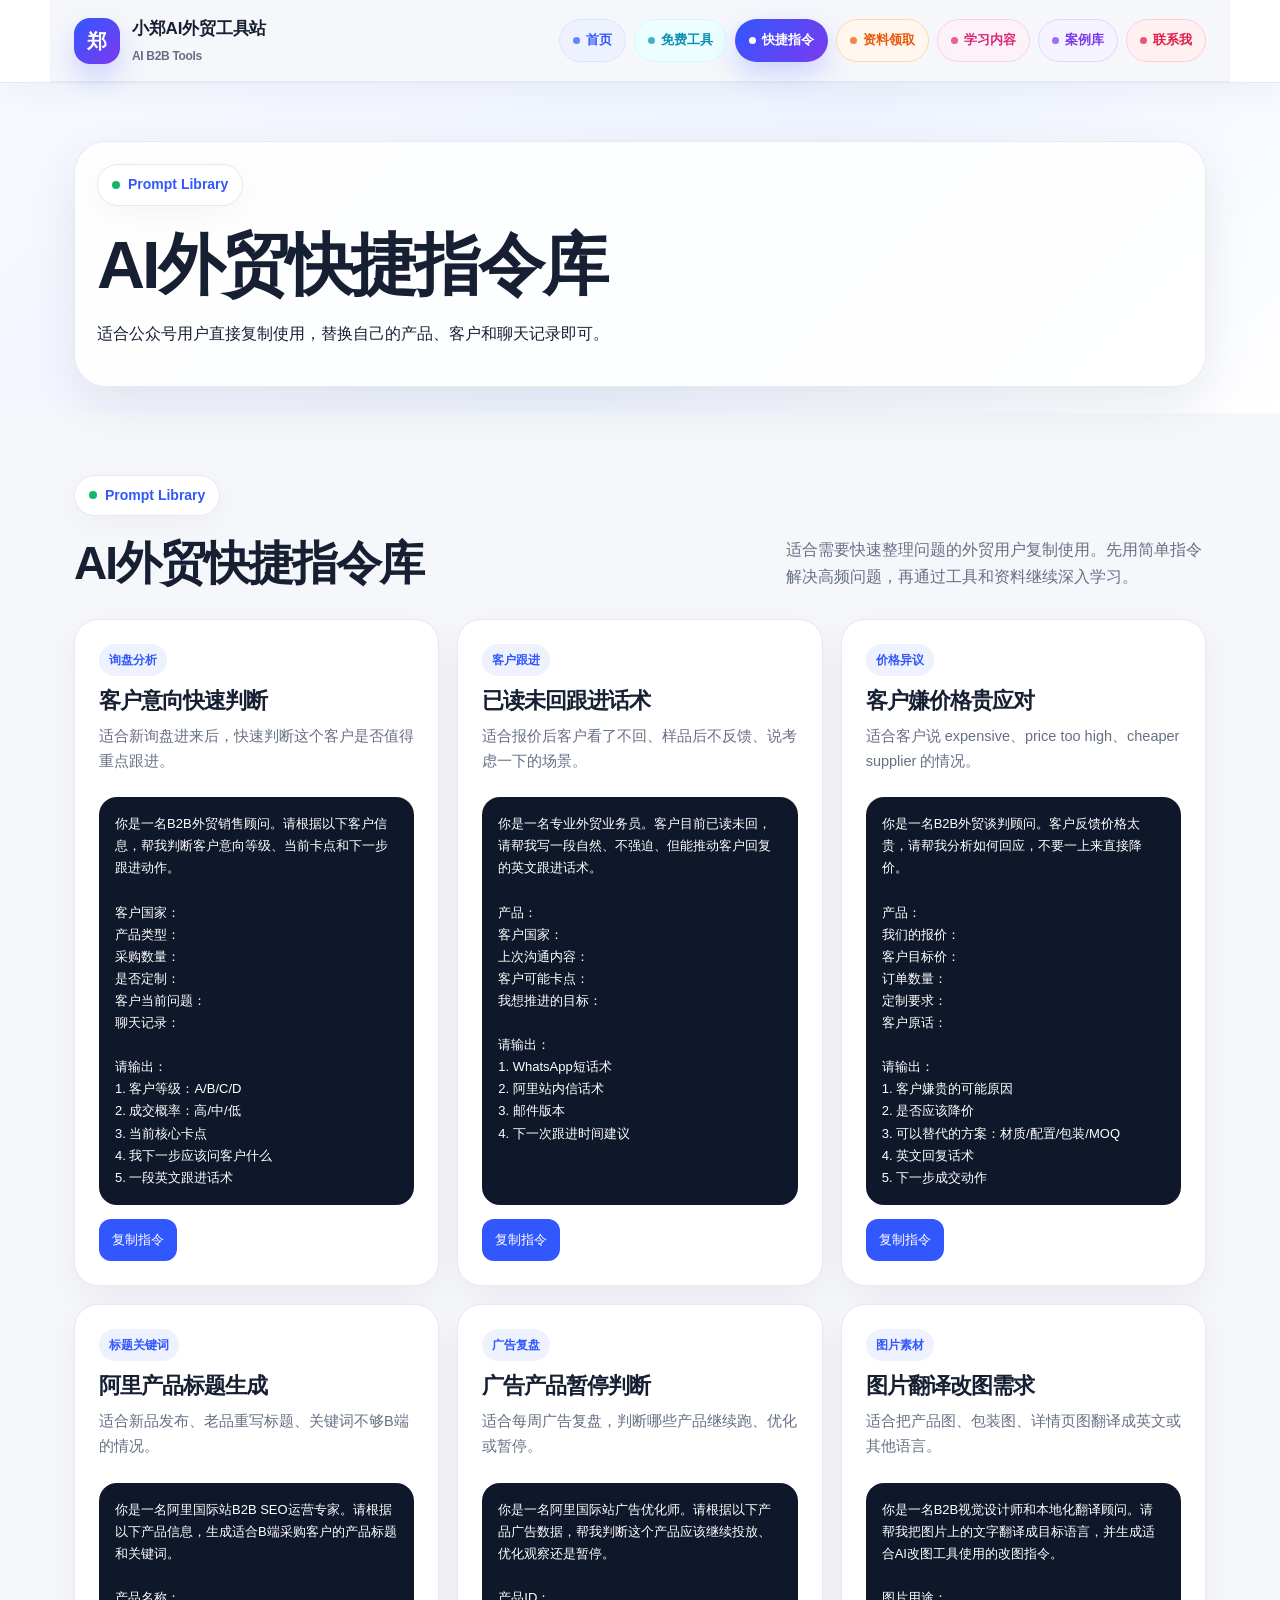
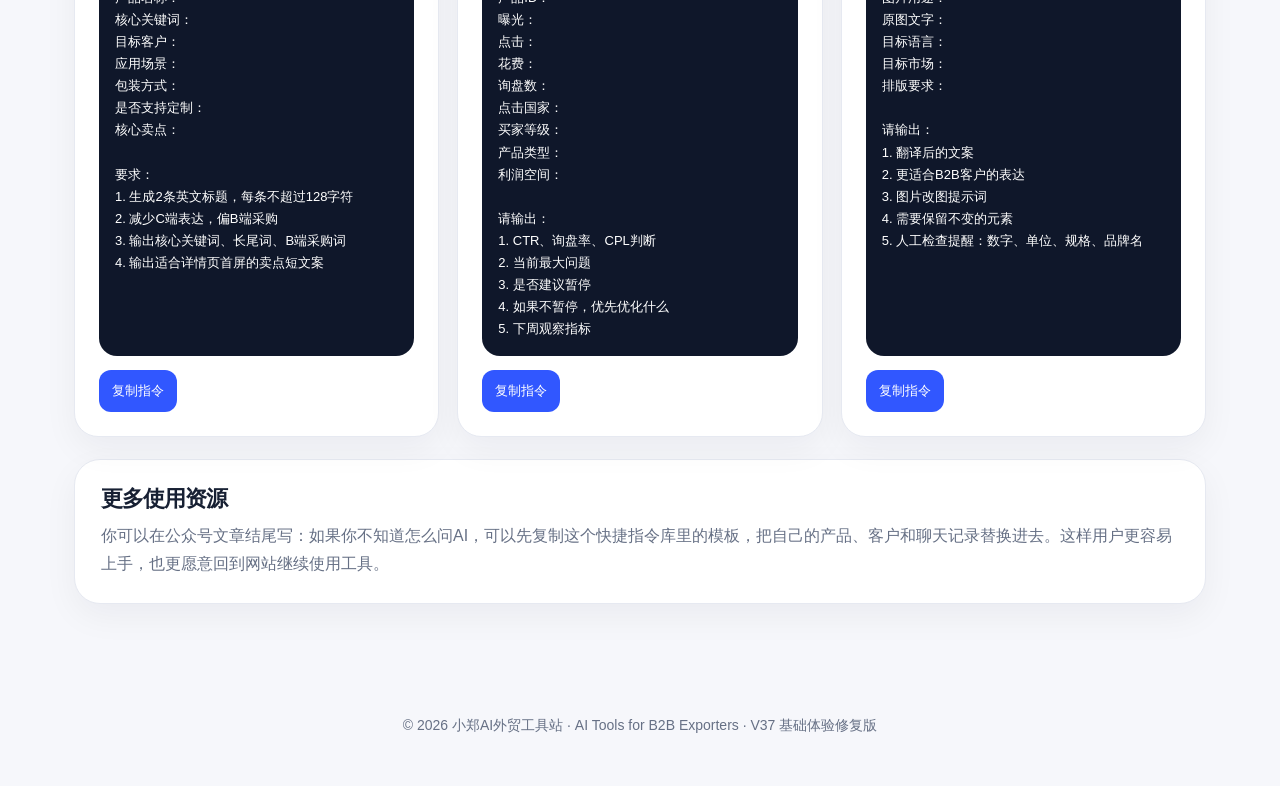
<file: prompts.html>
<!DOCTYPE html>

<html lang="zh-CN">
<head>
<meta charset="utf-8"/>
<meta content="width=device-width, initial-scale=1.0" name="viewport"/>
<title>AI外贸快捷指令库 - 小郑AI外贸工具站</title>
<style>

    :root {
      --bg: #f6f7fb;
      --card: #ffffff;
      --text: #172033;
      --muted: #667085;
      --primary: #3157ff;
      --primary-dark: #1838c9;
      --dark: #0f172a;
      --line: #e6e9f1;
      --soft: #eef2ff;
      --success: #12b76a;
      --warning: #ffb020;
      --shadow: 0 18px 50px rgba(16, 24, 40, 0.08);
    }

    * {
      box-sizing: border-box;
    }

    html {
      scroll-behavior: smooth;
    }

    body {
      margin: 0;
      background: var(--bg);
      color: var(--text);
      font-family: -apple-system, BlinkMacSystemFont, "Segoe UI", "PingFang SC", "Microsoft YaHei", Arial, sans-serif;
      line-height: 1.7;
      overflow-x: hidden;
    }

    a {
      color: inherit;
      text-decoration: none;
    }

    .site {
      width: 100%;
      max-width: 1180px;
      margin-left: auto;
      margin-right: auto;
      padding-left: 24px;
      padding-right: 24px;
    }

    .nav {
      position: sticky;
      top: 0;
      z-index: 20;
      background: rgba(246, 247, 251, 0.95);
      backdrop-filter: blur(18px);
      border-bottom: 1px solid var(--line);
    }

    .nav-row {
      height: 72px;
      display: flex;
      align-items: center;
      justify-content: space-between;
      gap: 24px;
    }

    .brand {
      display: flex;
      align-items: center;
      gap: 12px;
      font-weight: 900;
      letter-spacing: -0.02em;
      white-space: nowrap;
    }

    .brand-logo {
      width: 40px;
      height: 40px;
      border-radius: 14px;
      background: linear-gradient(135deg, #3157ff, #7c3aed);
      color: #fff;
      display: grid;
      place-items: center;
      box-shadow: 0 10px 25px rgba(49, 87, 255, 0.25);
    }

    .nav-links {
      display: flex;
      align-items: center;
      gap: 22px;
      color: var(--muted);
      font-size: 14px;
      font-weight: 700;
    }

    .nav-links a:hover {
      color: var(--primary);
    }

    .nav-cta {
      padding: 10px 16px;
      background: var(--dark);
      color: #fff !important;
      border-radius: 999px;
    }

    .hero {
      padding: 76px 0 56px;
    }

    .hero-grid {
      display: grid;
      grid-template-columns: minmax(0, 1fr) minmax(360px, 0.95fr);
      gap: 56px;
      align-items: center;
    }

    .eyebrow {
      display: inline-flex;
      align-items: center;
      gap: 8px;
      padding: 8px 14px;
      border: 1px solid var(--line);
      border-radius: 999px;
      background: #fff;
      color: var(--primary);
      font-size: 14px;
      font-weight: 800;
      margin-bottom: 20px;
      box-shadow: 0 8px 28px rgba(16, 24, 40, 0.04);
    }

    .dot {
      width: 8px;
      height: 8px;
      background: var(--success);
      border-radius: 50%;
      flex: 0 0 auto;
    }

    h1,
    h2,
    h3 {
      margin: 0;
      line-height: 1.18;
      letter-spacing: -0.045em;
    }

    h1 {
      font-size: clamp(42px, 5.2vw, 70px);
      max-width: 700px;
    }

    h2 {
      font-size: clamp(30px, 4vw, 46px);
    }

    h3 {
      font-size: 22px;
    }

    .gradient-text {
      background: linear-gradient(135deg, #3157ff, #7c3aed);
      -webkit-background-clip: text;
      background-clip: text;
      color: transparent;
    }

    .hero-subtitle {
      margin: 24px 0 30px;
      max-width: 650px;
      color: var(--muted);
      font-size: 18px;
    }

    .actions {
      display: flex;
      flex-wrap: wrap;
      gap: 14px;
      margin-bottom: 26px;
    }

    .btn {
      display: inline-flex;
      align-items: center;
      justify-content: center;
      min-height: 48px;
      padding: 13px 20px;
      border-radius: 14px;
      border: 1px solid transparent;
      font-weight: 900;
      font-size: 15px;
      transition: 0.2s ease;
    }

    .btn-primary {
      background: var(--primary);
      color: #fff;
      box-shadow: 0 15px 35px rgba(49, 87, 255, 0.24);
    }

    .btn-primary:hover {
      background: var(--primary-dark);
      transform: translateY(-2px);
    }

    .btn-light {
      background: #fff;
      border-color: var(--line);
      color: var(--text);
    }

    .btn-light:hover {
      border-color: var(--primary);
      color: var(--primary);
      transform: translateY(-2px);
    }

    .tags {
      display: flex;
      flex-wrap: wrap;
      gap: 10px;
      font-size: 13px;
      color: var(--muted);
    }

    .tag {
      padding: 7px 11px;
      background: #fff;
      border: 1px solid var(--line);
      border-radius: 999px;
    }

    .hero-panel {
      width: 100%;
      background: rgba(255,255,255,0.86);
      border: 1px solid rgba(230,233,241,0.95);
      border-radius: 32px;
      padding: 22px;
      box-shadow: var(--shadow);
    }

    .mock {
      background: var(--dark);
      border-radius: 24px;
      overflow: hidden;
      color: #fff;
    }

    .mock-top {
      height: 44px;
      display: flex;
      align-items: center;
      gap: 7px;
      padding: 0 16px;
      border-bottom: 1px solid rgba(255,255,255,0.1);
    }

    .circle {
      width: 10px;
      height: 10px;
      border-radius: 50%;
      background: rgba(255,255,255,0.35);
    }

    .mock-body {
      padding: 22px;
    }

    .result-card {
      padding: 16px;
      margin-bottom: 14px;
      background: rgba(255,255,255,0.08);
      border: 1px solid rgba(255,255,255,0.12);
      border-radius: 18px;
    }

    .result-card strong {
      display: block;
      margin-bottom: 7px;
    }

    .bar {
      height: 9px;
      margin-top: 10px;
      background: rgba(255,255,255,0.13);
      border-radius: 999px;
      overflow: hidden;
    }

    .bar span {
      display: block;
      height: 100%;
      background: linear-gradient(90deg, var(--warning), var(--success));
      border-radius: 999px;
    }

    .stats {
      display: grid;
      grid-template-columns: repeat(4, minmax(0, 1fr));
      gap: 16px;
      margin-top: 32px;
    }

    .stat {
      background: #fff;
      border: 1px solid var(--line);
      border-radius: 18px;
      padding: 18px 16px;
      box-shadow: 0 10px 30px rgba(16, 24, 40, 0.04);
    }

    .stat-number {
      color: var(--primary);
      font-size: 26px;
      line-height: 1;
      font-weight: 950;
      letter-spacing: -0.04em;
    }

    .stat-label {
      margin-top: 8px;
      color: var(--muted);
      font-size: 13px;
      line-height: 1.45;
    }

    section {
      padding: 62px 0;
    }

    .section-head {
      display: grid;
      grid-template-columns: minmax(0, 1fr) minmax(280px, 420px);
      align-items: end;
      gap: 28px;
      margin-bottom: 28px;
    }

    .section-head p {
      color: var(--muted);
      margin: 0;
    }

    .grid-4 {
      display: grid;
      grid-template-columns: repeat(4, minmax(0, 1fr));
      gap: 18px;
    }

    .card {
      background: var(--card);
      border: 1px solid var(--line);
      border-radius: 22px;
      padding: 22px;
      box-shadow: 0 12px 34px rgba(16, 24, 40, 0.05);
      transition: 0.22s ease;
      display: flex;
      flex-direction: column;
      min-height: 360px;
    }

    .card:hover {
      transform: translateY(-5px);
      box-shadow: var(--shadow);
      border-color: rgba(49, 87, 255, 0.25);
    }

    .icon {
      width: 48px;
      height: 48px;
      border-radius: 16px;
      background: var(--soft);
      color: var(--primary);
      display: grid;
      place-items: center;
      font-size: 22px;
      margin-bottom: 16px;
    }

    .card p {
      color: var(--muted);
      margin: 10px 0 16px;
      font-size: 14.5px;
    }

    .list {
      padding: 0;
      margin: 0 0 20px;
      list-style: none;
      color: var(--muted);
      font-size: 14px;
    }

    .list li {
      display: flex;
      gap: 8px;
      margin-bottom: 8px;
    }

    .list li::before {
      content: "✓";
      color: var(--success);
      font-weight: 900;
    }

    .card-action {
      margin-top: auto;
    }

    .mini-btn {
      display: inline-flex;
      align-items: center;
      padding: 10px 13px;
      border-radius: 12px;
      background: var(--dark);
      color: #fff;
      font-weight: 900;
      font-size: 13px;
    }

    .mini-btn:hover {
      background: var(--primary);
    }

    .demo {
      margin-top: 22px;
      background: #fff;
      border: 1px solid var(--line);
      border-radius: 28px;
      padding: 24px;
      box-shadow: 0 12px 36px rgba(16, 24, 40, 0.05);
    }

    .demo-grid {
      display: grid;
      grid-template-columns: minmax(0, 1fr) minmax(0, 1fr);
      gap: 18px;
      margin-top: 18px;
    }

    label {
      display: block;
      font-weight: 900;
      font-size: 13px;
      margin: 14px 0 7px;
    }

    label:first-child {
      margin-top: 0;
    }

    input,
    select {
      width: 100%;
      border: 1px solid var(--line);
      border-radius: 14px;
      padding: 12px 13px;
      font: inherit;
      background: #fbfcff;
      color: var(--text);
      outline: none;
    }

    input:focus,
    select:focus {
      border-color: var(--primary);
      box-shadow: 0 0 0 4px rgba(49, 87, 255, 0.08);
      background: #fff;
    }

    .output {
      min-height: 220px;
      white-space: pre-line;
      background: var(--dark);
      color: #fff;
      border-radius: 22px;
      padding: 20px;
      font-size: 14px;
    }

    .notice {
      margin-top: 14px;
      padding: 13px 15px;
      background: #fffbeb;
      border: 1px solid #fef3c7;
      border-radius: 16px;
      color: #92400e;
      font-size: 14px;
    }

    .split {
      display: grid;
      grid-template-columns: minmax(0, 0.9fr) minmax(0, 1.1fr);
      gap: 24px;
    }

    .panel {
      background: #fff;
      border: 1px solid var(--line);
      border-radius: 28px;
      padding: 28px;
      box-shadow: 0 12px 36px rgba(16, 24, 40, 0.05);
    }

    .panel p {
      color: var(--muted);
    }

    .steps {
      display: grid;
      gap: 14px;
    }

    .step {
      display: flex;
      gap: 14px;
      background: #fafbff;
      border: 1px solid var(--line);
      border-radius: 18px;
      padding: 16px;
    }

    .step-num {
      flex: 0 0 auto;
      width: 34px;
      height: 34px;
      border-radius: 12px;
      background: var(--primary);
      color: #fff;
      display: grid;
      place-items: center;
      font-weight: 950;
    }

    .step span {
      color: var(--muted);
      font-size: 14px;
    }

    .pricing {
      display: grid;
      grid-template-columns: repeat(3, minmax(0, 1fr));
      gap: 18px;
    }

    .price-card {
      background: #fff;
      border: 1px solid var(--line);
      border-radius: 28px;
      padding: 28px;
      box-shadow: 0 12px 36px rgba(16, 24, 40, 0.05);
    }

    .price-card.featured {
      border-color: rgba(49,87,255,0.36);
      box-shadow: var(--shadow);
    }

    .badge {
      display: inline-flex;
      padding: 6px 10px;
      border-radius: 999px;
      background: var(--soft);
      color: var(--primary);
      font-weight: 900;
      font-size: 12px;
      margin-bottom: 14px;
    }

    .price {
      margin: 14px 0;
      font-size: 36px;
      font-weight: 950;
      letter-spacing: -0.05em;
    }

    .price small {
      font-size: 14px;
      color: var(--muted);
      font-weight: 700;
      letter-spacing: 0;
    }

    .price-card ul {
      padding: 0;
      margin: 18px 0 24px;
      list-style: none;
      color: var(--muted);
      font-size: 14px;
    }

    .price-card li {
      display: flex;
      gap: 8px;
      margin-bottom: 10px;
    }

    .price-card li::before {
      content: "•";
      color: var(--primary);
      font-weight: 900;
    }

    .contact-box {
      background: linear-gradient(135deg, #111827, #182152);
      color: #fff;
      border-radius: 34px;
      padding: 44px;
      display: grid;
      grid-template-columns: minmax(0, 1.1fr) minmax(280px, 0.9fr);
      gap: 30px;
      align-items: center;
      box-shadow: 0 24px 60px rgba(17, 24, 39, 0.2);
    }

    .contact-box p {
      color: rgba(255,255,255,0.75);
    }

    .contact-card {
      background: rgba(255,255,255,0.08);
      border: 1px solid rgba(255,255,255,0.14);
      border-radius: 24px;
      padding: 22px;
    }

    .contact-row {
      padding: 13px 0;
      border-bottom: 1px solid rgba(255,255,255,0.1);
    }

    .contact-row:last-child {
      border-bottom: 0;
    }

    .contact-row strong {
      display: block;
      margin-bottom: 3px;
    }

    .contact-row span {
      color: rgba(255,255,255,0.72);
      font-size: 14px;
    }

    footer {
      padding: 34px 0;
      color: var(--muted);
      font-size: 14px;
      text-align: center;
    }


    .scenario-grid {
      display: grid;
      grid-template-columns: repeat(3, minmax(0, 1fr));
      gap: 18px;
    }

    .scenario-card,
    .article-card,
    .case-card,
    .faq-card {
      background: #fff;
      border: 1px solid var(--line);
      border-radius: 24px;
      padding: 24px;
      box-shadow: 0 12px 34px rgba(16, 24, 40, 0.05);
    }

    .scenario-card h3,
    .article-card h3,
    .case-card h3,
    .faq-card h3 {
      margin-bottom: 10px;
    }

    .scenario-card p,
    .article-card p,
    .case-card p,
    .faq-card p {
      color: var(--muted);
      margin: 0;
      font-size: 14.5px;
    }

    .article-grid {
      display: grid;
      grid-template-columns: repeat(3, minmax(0, 1fr));
      gap: 18px;
    }

    .article-meta {
      display: inline-flex;
      margin-bottom: 12px;
      padding: 6px 10px;
      border-radius: 999px;
      background: var(--soft);
      color: var(--primary);
      font-size: 12px;
      font-weight: 900;
    }

    .case-grid {
      display: grid;
      grid-template-columns: repeat(3, minmax(0, 1fr));
      gap: 18px;
    }

    .case-kpi {
      display: grid;
      grid-template-columns: repeat(2, minmax(0, 1fr));
      gap: 10px;
      margin-top: 18px;
    }

    .case-kpi div {
      background: #f8f9ff;
      border: 1px solid var(--line);
      border-radius: 16px;
      padding: 12px;
    }

    .case-kpi strong {
      display: block;
      color: var(--primary);
      font-size: 20px;
      line-height: 1.1;
    }

    .case-kpi span {
      color: var(--muted);
      font-size: 12px;
    }

    .roadmap {
      display: grid;
      grid-template-columns: repeat(4, minmax(0, 1fr));
      gap: 14px;
    }

    .roadmap-item {
      background: #fff;
      border: 1px solid var(--line);
      border-radius: 22px;
      padding: 20px;
      box-shadow: 0 12px 34px rgba(16, 24, 40, 0.04);
    }

    .roadmap-item strong {
      display: block;
      margin-bottom: 8px;
      font-size: 17px;
    }

    .roadmap-item span {
      color: var(--muted);
      font-size: 14px;
    }

    .faq-grid {
      display: grid;
      grid-template-columns: repeat(2, minmax(0, 1fr));
      gap: 18px;
    }

    .cta-strip {
      background: #fff;
      border: 1px solid var(--line);
      border-radius: 30px;
      padding: 34px;
      display: grid;
      grid-template-columns: minmax(0, 1fr) auto;
      gap: 24px;
      align-items: center;
      box-shadow: var(--shadow);
    }

    .cta-strip p {
      color: var(--muted);
      margin: 12px 0 0;
    }

    .check-list {
      padding: 0;
      margin: 16px 0 0;
      list-style: none;
      color: var(--muted);
      font-size: 14px;
    }

    .check-list li {
      display: flex;
      gap: 8px;
      margin-bottom: 8px;
    }

    .check-list li::before {
      content: "✓";
      color: var(--success);
      font-weight: 900;
    }


    .locked-box {
      margin-top: 18px;
      background: linear-gradient(135deg, #101828, #1d2b6c);
      color: #fff;
      border-radius: 24px;
      padding: 24px;
      display: grid;
      grid-template-columns: minmax(0, 1fr) auto;
      gap: 20px;
      align-items: center;
      box-shadow: 0 18px 45px rgba(16, 24, 40, 0.14);
    }

    .locked-box h3 {
      margin-bottom: 8px;
    }

    .locked-box p {
      color: rgba(255,255,255,0.76);
      margin: 0;
      font-size: 14.5px;
    }

    .locked-tags {
      display: flex;
      flex-wrap: wrap;
      gap: 8px;
      margin-top: 14px;
    }

    .locked-tags span {
      padding: 6px 10px;
      border-radius: 999px;
      background: rgba(255,255,255,0.1);
      border: 1px solid rgba(255,255,255,0.14);
      font-size: 12px;
      color: rgba(255,255,255,0.82);
    }


    .image-preview {
      margin-top: 12px;
      width: 100%;
      min-height: 160px;
      border: 1px dashed var(--line);
      border-radius: 18px;
      background: #fbfcff;
      display: grid;
      place-items: center;
      overflow: hidden;
      color: var(--muted);
      font-size: 14px;
      text-align: center;
      padding: 12px;
    }

    .image-preview img {
      max-width: 100%;
      max-height: 260px;
      display: block;
      border-radius: 14px;
    }

    .tool-disclaimer {
      margin-top: 16px;
      padding: 14px 16px;
      background: #fff7ed;
      border: 1px solid #fed7aa;
      border-radius: 18px;
      color: #9a3412;
      font-size: 14px;
    }


    .resource-grid {
      display: grid;
      grid-template-columns: repeat(4, minmax(0, 1fr));
      gap: 18px;
    }

    .resource-card {
      background: #fff;
      border: 1px solid var(--line);
      border-radius: 24px;
      padding: 24px;
      box-shadow: 0 12px 34px rgba(16, 24, 40, 0.05);
      display: flex;
      flex-direction: column;
      min-height: 285px;
    }

    .resource-card h3 {
      margin-bottom: 10px;
    }

    .resource-card p {
      color: var(--muted);
      margin: 0 0 16px;
      font-size: 14.5px;
    }

    .resource-card .card-action {
      margin-top: auto;
    }

    .resource-label {
      display: inline-flex;
      width: fit-content;
      margin-bottom: 12px;
      padding: 6px 10px;
      border-radius: 999px;
      background: var(--soft);
      color: var(--primary);
      font-size: 12px;
      font-weight: 900;
    }

    .contact-highlight {
      display: grid;
      grid-template-columns: repeat(3, minmax(0, 1fr));
      gap: 14px;
      margin-top: 20px;
    }

    .contact-highlight div {
      background: rgba(255,255,255,0.08);
      border: 1px solid rgba(255,255,255,0.14);
      border-radius: 18px;
      padding: 16px;
    }

    .contact-highlight strong {
      display: block;
      margin-bottom: 4px;
    }

    .contact-highlight span {
      color: rgba(255,255,255,0.72);
      font-size: 13px;
    }


    .learning-path-grid {
      display: grid;
      grid-template-columns: repeat(4, minmax(0, 1fr));
      gap: 16px;
      margin-bottom: 28px;
    }

    .learning-step {
      background: #fff;
      border: 1px solid var(--line);
      border-radius: 22px;
      padding: 22px;
      box-shadow: 0 12px 34px rgba(16, 24, 40, 0.05);
    }

    .learning-step strong {
      display: block;
      font-size: 18px;
      margin-bottom: 8px;
    }

    .learning-step span {
      color: var(--muted);
      font-size: 14px;
    }

    .article-card.featured-article {
      border-color: rgba(49,87,255,0.3);
      box-shadow: var(--shadow);
    }

    .article-actions {
      margin-top: 18px;
      display: flex;
      flex-wrap: wrap;
      gap: 10px;
    }

    .article-actions a {
      display: inline-flex;
      padding: 9px 12px;
      border-radius: 12px;
      background: var(--dark);
      color: #fff;
      font-weight: 900;
      font-size: 13px;
    }

    .article-actions a.secondary {
      background: #fff;
      color: var(--primary);
      border: 1px solid var(--line);
    }

    .case-card.detailed {
      display: flex;
      flex-direction: column;
      min-height: 420px;
    }

    .case-flow {
      display: grid;
      gap: 10px;
      margin-top: 16px;
    }

    .case-flow div {
      background: #f8f9ff;
      border: 1px solid var(--line);
      border-radius: 16px;
      padding: 12px;
    }

    .case-flow strong {
      display: block;
      margin-bottom: 4px;
      color: var(--text);
      font-size: 14px;
    }

    .case-flow span {
      color: var(--muted);
      font-size: 13px;
    }

    .case-tag-row {
      display: flex;
      flex-wrap: wrap;
      gap: 8px;
      margin-top: auto;
      padding-top: 18px;
    }

    .case-tag-row span {
      padding: 6px 10px;
      border-radius: 999px;
      background: var(--soft);
      color: var(--primary);
      font-size: 12px;
      font-weight: 900;
    }

    .content-note {
      background: #fff;
      border: 1px solid var(--line);
      border-radius: 26px;
      padding: 26px;
      margin-top: 22px;
      box-shadow: 0 12px 34px rgba(16, 24, 40, 0.05);
    }

    .content-note p {
      color: var(--muted);
      margin: 10px 0 0;
    }


    .prompt-grid {
      display: grid;
      grid-template-columns: repeat(3, minmax(0, 1fr));
      gap: 18px;
    }

    .prompt-card {
      background: #fff;
      border: 1px solid var(--line);
      border-radius: 24px;
      padding: 24px;
      box-shadow: 0 12px 34px rgba(16, 24, 40, 0.05);
      display: flex;
      flex-direction: column;
      min-height: 360px;
    }

    .prompt-card h3 {
      margin-bottom: 10px;
    }

    .prompt-card p {
      color: var(--muted);
      margin: 0 0 14px;
      font-size: 14.5px;
    }

    .prompt-box {
      background: #0f172a;
      color: #fff;
      border-radius: 18px;
      padding: 16px;
      font-size: 13px;
      line-height: 1.7;
      white-space: pre-line;
      margin-top: 10px;
      flex: 1;
    }

    .copy-btn {
      margin-top: 14px;
      width: fit-content;
      border: 0;
      border-radius: 12px;
      padding: 10px 13px;
      background: var(--primary);
      color: #fff;
      font-weight: 900;
      cursor: pointer;
      font: inherit;
      font-size: 13px;
    }

    .copy-btn:hover {
      background: var(--primary-dark);
    }

    .prompt-category {
      display: inline-flex;
      width: fit-content;
      margin-bottom: 12px;
      padding: 6px 10px;
      border-radius: 999px;
      background: var(--soft);
      color: var(--primary);
      font-size: 12px;
      font-weight: 900;
    }

    .prompt-note {
      background: #fff;
      border: 1px solid var(--line);
      border-radius: 26px;
      padding: 26px;
      margin-top: 22px;
      box-shadow: 0 12px 34px rgba(16, 24, 40, 0.05);
    }

    .prompt-note p {
      color: var(--muted);
      margin: 10px 0 0;
    }


    .page-hero {
      padding: 58px 0 26px;
      background: linear-gradient(135deg, #f7f9ff 0%, #eef3ff 55%, #ffffff 100%);
    }

    .page-hero .hero-panel {
      min-height: auto;
    }

    .home-shortcuts {
      display: grid;
      grid-template-columns: repeat(4, minmax(0, 1fr));
      gap: 18px;
      margin-top: 28px;
    }

    .shortcut-card {
      background: #fff;
      border: 1px solid var(--line);
      border-radius: 24px;
      padding: 24px;
      box-shadow: 0 12px 34px rgba(16, 24, 40, 0.05);
    }

    .shortcut-card h3 {
      margin: 10px 0 8px;
    }

    .shortcut-card p {
      color: var(--muted);
      margin: 0 0 18px;
      font-size: 14.5px;
    }

    .shortcut-icon {
      width: 42px;
      height: 42px;
      border-radius: 14px;
      display: grid;
      place-items: center;
      background: var(--soft);
      color: var(--primary);
      font-weight: 900;
    }

    .home-section {
      padding: 50px 0;
    }

    .home-mini-grid {
      display: grid;
      grid-template-columns: repeat(3, minmax(0, 1fr));
      gap: 18px;
      margin-top: 22px;
    }

    .home-mini-card {
      background: #fff;
      border: 1px solid var(--line);
      border-radius: 22px;
      padding: 22px;
      box-shadow: 0 12px 34px rgba(16, 24, 40, 0.05);
    }

    .home-mini-card p {
      color: var(--muted);
      margin: 8px 0 0;
      font-size: 14px;
    }

    @media (max-width: 1050px) {
      .home-shortcuts,
      .home-mini-grid {
        grid-template-columns: repeat(2, minmax(0, 1fr));
      }
    }

    @media (max-width: 720px) {
      .home-shortcuts,
      .home-mini-grid {
        grid-template-columns: 1fr;
      }
    }

    @media (max-width: 1050px) {
      .hero-grid,
      .split,
      .contact-box,
      .locked-box {
        grid-template-columns: 1fr;
      }

      .hero-panel {
        max-width: 760px;
      }

      .grid-4,
      .scenario-grid,
      .article-grid,
      .case-grid,
      .resource-grid,
      .contact-highlight,
      .learning-path-grid,
      .prompt-grid,
      .roadmap {
        grid-template-columns: repeat(2, minmax(0, 1fr));
      }
    }

    @media (max-width: 900px) {
      .section-head,
      .cta-strip {
        grid-template-columns: 1fr;
      }

      .pricing,
      .faq-grid {
        grid-template-columns: 1fr;
      }
    }

    @media (max-width: 720px) {
      .site {
        padding-left: 16px;
        padding-right: 16px;
      }

      .nav-row {
        height: auto;
        padding: 14px 0;
      }

      .nav-links {
        display: none;
      }

      .hero {
        padding-top: 48px;
      }

      .stats,
      .grid-4,
      .scenario-grid,
      .article-grid,
      .case-grid,
      .resource-grid,
      .contact-highlight,
      .learning-path-grid,
      .prompt-grid,
      .roadmap,
      .demo-grid {
        grid-template-columns: 1fr;
      }

      .contact-box {
        padding: 28px;
      }
    }
  
  
    header {
      background: rgba(255,255,255,0.92);
      backdrop-filter: blur(16px);
      border-bottom: 1px solid rgba(226, 232, 240, 0.9);
      position: sticky;
      top: 0;
      z-index: 50;
      box-shadow: 0 10px 30px rgba(15, 23, 42, 0.04);
    }

    .nav {
      min-height: 82px;
      display: flex;
      align-items: center;
      justify-content: space-between;
      gap: 24px;
    }

    .brand {
      display: flex;
      align-items: center;
      gap: 12px;
      flex: 0 0 auto;
    }

    .brand-logo {
      width: 46px;
      height: 46px;
      border-radius: 16px;
      background: linear-gradient(135deg, #3157ff, #7c3aed);
      color: #fff;
      display: grid;
      place-items: center;
      font-weight: 900;
      font-size: 20px;
      box-shadow: 0 14px 28px rgba(49, 87, 255, 0.22);
    }

    .brand strong {
      display: block;
      font-size: 17px;
      letter-spacing: -0.2px;
    }

    .brand span {
      display: block;
      font-size: 12px;
      color: var(--muted);
      margin-top: 2px;
    }

    nav {
      display: flex;
      align-items: center;
      justify-content: flex-end;
      gap: 8px;
      flex-wrap: wrap;
    }

    nav a {
      position: relative;
      display: inline-flex;
      align-items: center;
      gap: 6px;
      padding: 9px 13px;
      border-radius: 999px;
      font-size: 13px;
      font-weight: 900;
      color: #334155;
      border: 1px solid transparent;
      transition: 0.18s ease;
      white-space: nowrap;
    }

    nav a::before {
      content: "";
      width: 7px;
      height: 7px;
      border-radius: 999px;
      background: currentColor;
      opacity: 0.72;
    }

    nav a:nth-child(1) {
      background: #eef2ff;
      color: #3157ff;
      border-color: #dbe4ff;
    }

    nav a:nth-child(2) {
      background: #ecfeff;
      color: #0891b2;
      border-color: #cffafe;
    }

    nav a:nth-child(3) {
      background: #f0fdf4;
      color: #16a34a;
      border-color: #dcfce7;
    }

    nav a:nth-child(4) {
      background: #fff7ed;
      color: #ea580c;
      border-color: #fed7aa;
    }

    nav a:nth-child(5) {
      background: #fdf2f8;
      color: #db2777;
      border-color: #fbcfe8;
    }

    nav a:nth-child(6) {
      background: #f5f3ff;
      color: #7c3aed;
      border-color: #ddd6fe;
    }

    nav a:nth-child(7) {
      background: #fff1f2;
      color: #e11d48;
      border-color: #fecdd3;
    }

    nav a:nth-child(8) {
      background: #f8fafc;
      color: #475569;
      border-color: #e2e8f0;
    }

    nav a:hover {
      transform: translateY(-2px);
      box-shadow: 0 10px 20px rgba(15, 23, 42, 0.08);
      filter: saturate(1.08);
    }

    nav a.active {
      color: #fff !important;
      border-color: transparent !important;
      background: linear-gradient(135deg, #3157ff, #7c3aed) !important;
      box-shadow: 0 12px 28px rgba(49, 87, 255, 0.22);
    }

    nav a.active::before {
      background: #fff;
      opacity: 1;
    }

    @media (max-width: 1050px) {
      .nav {
        align-items: flex-start;
        flex-direction: column;
        padding: 14px 0;
      }

      nav {
        width: 100%;
        justify-content: flex-start;
      }
    }

    @media (max-width: 720px) {
      header {
        position: static;
      }

      nav {
        gap: 7px;
      }

      nav a {
        font-size: 12px;
        padding: 8px 10px;
      }

      .brand-logo {
        width: 42px;
        height: 42px;
      }
    }

  
    nav a:nth-child(9){background:#ecfdf5;color:#059669;border-color:#bbf7d0;}
    .purchase-grid{display:grid;grid-template-columns:repeat(2,minmax(0,1fr));gap:22px;margin-top:24px}
    .purchase-card{background:#fff;border:1px solid var(--line);border-radius:28px;padding:28px;box-shadow:0 16px 44px rgba(16,24,40,.06);display:flex;flex-direction:column}
    .purchase-card.featured{border-color:rgba(49,87,255,.36);box-shadow:var(--shadow);position:relative;overflow:hidden}
    .purchase-card.featured:before{content:"推荐";position:absolute;top:18px;right:-36px;width:140px;text-align:center;transform:rotate(36deg);background:linear-gradient(135deg,#3157ff,#7c3aed);color:#fff;font-size:12px;font-weight:900;padding:6px 0}
    .purchase-price{font-size:38px;font-weight:950;color:var(--text);margin:12px 0;letter-spacing:-1px}
    .purchase-price small{font-size:15px;color:var(--muted);font-weight:800}
    .agent-list{display:grid;grid-template-columns:repeat(3,minmax(0,1fr));gap:10px;margin-top:18px}
    .agent-list div{padding:12px 14px;border:1px solid var(--line);background:#f8f9ff;border-radius:16px;font-weight:800}
    .notice-box{background:#fff7ed;border:1px solid #fed7aa;color:#9a3412;border-radius:22px;padding:22px;margin-top:22px;line-height:1.8}
    .process-grid{display:grid;grid-template-columns:repeat(5,minmax(0,1fr));gap:14px;margin-top:22px}
    .process-step{background:#fff;border:1px solid var(--line);border-radius:20px;padding:18px;box-shadow:0 12px 34px rgba(16,24,40,.05)}
    .process-step strong{display:block;color:var(--primary);margin-bottom:8px}.process-step span{color:var(--muted);font-size:13.5px}
    .confirm-form{background:#fff;border:1px solid var(--line);border-radius:28px;padding:28px;box-shadow:var(--shadow);margin-top:22px}
    .checkbox-row{display:flex;gap:10px;align-items:flex-start;margin:12px 0;color:var(--muted);font-size:14px;line-height:1.65}.checkbox-row input{width:auto;margin-top:5px}
    .buy-output{margin-top:18px;background:#0f172a;color:#fff;border-radius:18px;padding:18px;white-space:pre-line;line-height:1.75;font-size:14px}
    @media(max-width:1050px){.purchase-grid,.process-grid,.agent-list{grid-template-columns:repeat(2,minmax(0,1fr))}}
    @media(max-width:720px){.purchase-grid,.process-grid,.agent-list{grid-template-columns:1fr}}

  
    .note-card {
      background: #fff;
      border: 1px solid var(--line);
      border-radius: 24px;
      padding: 22px;
      box-shadow: 0 12px 34px rgba(16,24,40,.05);
      color: var(--muted);
      margin-top: 18px;
    }

    .note-card strong {
      display: block;
      color: var(--text);
      font-size: 18px;
      margin-bottom: 8px;
    }

    .note-card p {
      margin: 0;
    }

  </style>
</head>
<body>
<header>
<div class="site nav">
<div class="brand">
<div class="brand-logo">郑</div>
<div>
<strong>小郑AI外贸工具站</strong>
<span>AI B2B Tools</span>
</div>
</div>
<nav>
<a href="index.html">首页</a>
<a href="tools.html">免费工具</a>
<a class="active" href="prompts.html">快捷指令</a>
<a href="resources.html">资料领取</a>
<a href="articles.html">学习内容</a>
<a href="cases.html">案例库</a>
<a href="contact.html">联系我</a>
</nav>
</div>
</header>
<section class="page-hero">
<div class="site">
<div class="hero-panel">
<div class="eyebrow"><span class="dot"></span> Prompt Library</div>
<h1>AI外贸快捷指令库</h1>
<p>适合公众号用户直接复制使用，替换自己的产品、客户和聊天记录即可。</p>
</div>
</div>
</section>
<section id="prompts">
<div class="site">
<div class="section-head">
<div>
<div class="eyebrow"><span class="dot"></span> Prompt Library</div>
<h2>AI外贸快捷指令库</h2>
</div>
<p>适合需要快速整理问题的外贸用户复制使用。先用简单指令解决高频问题，再通过工具和资料继续深入学习。</p>
</div>
<div class="prompt-grid">
<article class="prompt-card">
<span class="prompt-category">询盘分析</span>
<h3>客户意向快速判断</h3>
<p>适合新询盘进来后，快速判断这个客户是否值得重点跟进。</p>
<div class="prompt-box" id="prompt1">你是一名B2B外贸销售顾问。请根据以下客户信息，帮我判断客户意向等级、当前卡点和下一步跟进动作。

客户国家：
产品类型：
采购数量：
是否定制：
客户当前问题：
聊天记录：

请输出：
1. 客户等级：A/B/C/D
2. 成交概率：高/中/低
3. 当前核心卡点
4. 我下一步应该问客户什么
5. 一段英文跟进话术</div>
<button class="copy-btn" onclick="copyPrompt('prompt1')">复制指令</button>
</article>
<article class="prompt-card">
<span class="prompt-category">客户跟进</span>
<h3>已读未回跟进话术</h3>
<p>适合报价后客户看了不回、样品后不反馈、说考虑一下的场景。</p>
<div class="prompt-box" id="prompt2">你是一名专业外贸业务员。客户目前已读未回，请帮我写一段自然、不强迫、但能推动客户回复的英文跟进话术。

产品：
客户国家：
上次沟通内容：
客户可能卡点：
我想推进的目标：

请输出：
1. WhatsApp短话术
2. 阿里站内信话术
3. 邮件版本
4. 下一次跟进时间建议</div>
<button class="copy-btn" onclick="copyPrompt('prompt2')">复制指令</button>
</article>
<article class="prompt-card">
<span class="prompt-category">价格异议</span>
<h3>客户嫌价格贵应对</h3>
<p>适合客户说 expensive、price too high、cheaper supplier 的情况。</p>
<div class="prompt-box" id="prompt3">你是一名B2B外贸谈判顾问。客户反馈价格太贵，请帮我分析如何回应，不要一上来直接降价。

产品：
我们的报价：
客户目标价：
订单数量：
定制要求：
客户原话：

请输出：
1. 客户嫌贵的可能原因
2. 是否应该降价
3. 可以替代的方案：材质/配置/包装/MOQ
4. 英文回复话术
5. 下一步成交动作</div>
<button class="copy-btn" onclick="copyPrompt('prompt3')">复制指令</button>
</article>
<article class="prompt-card">
<span class="prompt-category">标题关键词</span>
<h3>阿里产品标题生成</h3>
<p>适合新品发布、老品重写标题、关键词不够B端的情况。</p>
<div class="prompt-box" id="prompt4">你是一名阿里国际站B2B SEO运营专家。请根据以下产品信息，生成适合B端采购客户的产品标题和关键词。

产品名称：
核心关键词：
目标客户：
应用场景：
包装方式：
是否支持定制：
核心卖点：

要求：
1. 生成2条英文标题，每条不超过128字符
2. 减少C端表达，偏B端采购
3. 输出核心关键词、长尾词、B端采购词
4. 输出适合详情页首屏的卖点短文案</div>
<button class="copy-btn" onclick="copyPrompt('prompt4')">复制指令</button>
</article>
<article class="prompt-card">
<span class="prompt-category">广告复盘</span>
<h3>广告产品暂停判断</h3>
<p>适合每周广告复盘，判断哪些产品继续跑、优化或暂停。</p>
<div class="prompt-box" id="prompt5">你是一名阿里国际站广告优化师。请根据以下产品广告数据，帮我判断这个产品应该继续投放、优化观察还是暂停。

产品ID：
曝光：
点击：
花费：
询盘数：
点击国家：
买家等级：
产品类型：
利润空间：

请输出：
1. CTR、询盘率、CPL判断
2. 当前最大问题
3. 是否建议暂停
4. 如果不暂停，优先优化什么
5. 下周观察指标</div>
<button class="copy-btn" onclick="copyPrompt('prompt5')">复制指令</button>
</article>
<article class="prompt-card">
<span class="prompt-category">图片素材</span>
<h3>图片翻译改图需求</h3>
<p>适合把产品图、包装图、详情页图翻译成英文或其他语言。</p>
<div class="prompt-box" id="prompt6">你是一名B2B视觉设计师和本地化翻译顾问。请帮我把图片上的文字翻译成目标语言，并生成适合AI改图工具使用的改图指令。

图片用途：
原图文字：
目标语言：
目标市场：
排版要求：

请输出：
1. 翻译后的文案
2. 更适合B2B客户的表达
3. 图片改图提示词
4. 需要保留不变的元素
5. 人工检查提醒：数字、单位、规格、品牌名</div>
<button class="copy-btn" onclick="copyPrompt('prompt6')">复制指令</button>
</article>
</div>
<div class="prompt-note">
<h3>更多使用资源</h3>
<p>你可以在公众号文章结尾写：如果你不知道怎么问AI，可以先复制这个快捷指令库里的模板，把自己的产品、客户和聊天记录替换进去。这样用户更容易上手，也更愿意回到网站继续使用工具。</p>
</div>
</div>
</section>
<footer>
<div class="site">
<p>© 2026 小郑AI外贸工具站 · AI Tools for B2B Exporters · V37 基础体验修复版</p>
</div>
</footer>
<script>

    function generateLeadScore() {
      const country = document.getElementById("country").value.trim() || "未填写";
      const product = document.getElementById("product").value.trim() || "未填写";
      const quantity = Number(document.getElementById("quantity").value || 0);
      const custom = document.getElementById("custom").value;
      const status = document.getElementById("status").value;

      let score = 0;
      let level = "C类普通客户";
      let probability = "中低";
      let action = "先补充关键信息，再判断是否值得重点推进。";
      let pain = "信息不完整，客户意向还需要进一步确认。";
      let message = "Hi, thanks for your inquiry. Could you please share your target quantity, packaging requirement, and delivery timeline? Then we can recommend a more suitable solution for you.";

      if (quantity >= 500) score += 35;
      else if (quantity >= 200) score += 20;
      else if (quantity > 0) score += 8;

      if (custom === "yes") score += 25;
      if (custom === "unknown") score += 10;

      if (status === "new") score += 12;
      if (status === "quoted") score += 18;
      if (status === "read") score += 8;
      if (status === "price") score += 12;
      if (status === "moq") score += 6;
      if (status === "sample") score += 20;

      if (score >= 70) {
        level = "A类重点客户";
        probability = "高";
        pain = "客户具备较强采购可能，建议重点推进报价细节、样品或包装方案。";
        action = "24小时内跟进，提供基础款/升级款两个方案，并推动客户确认数量、包装和交期。";
        message = "Hi, based on your quantity and customization needs, we can prepare two options for you: a basic solution and an upgraded packaging solution. Could you confirm your preferred target price and delivery timeline? Then we can move forward with the sample or final quotation.";
      } else if (score >= 45) {
        level = "B类可推进客户";
        probability = "中高";
        pain = "客户有一定兴趣，但还需要通过方案、价格梯度或样品降低决策成本。";
        action = "建议继续跟进，重点确认预算、用途、目标市场和是否能接受MOQ。";
        message = "Hi, to recommend the most suitable option, may I know your target market and expected budget? We can also offer different product configurations to help match your price range.";
      } else if (score >= 25) {
        level = "C类培育客户";
        probability = "中低";
        pain = "客户需求不够明确，可能处于比价或早期了解阶段。";
        action = "先轻量跟进，不要投入过多定制设计成本，可引导客户先看现有方案或样品。";
        message = "Hi, no worries. I can first share some popular options for your reference. If you have a target quantity or packaging idea later, we can provide a more accurate quotation.";
      } else {
        level = "D类低优先级客户";
        probability = "低";
        pain = "数量、需求或预算信息不足，暂不建议作为重点客户投入。";
        action = "建议用标准话术收集信息，若客户无回复，则进入低频跟进池。";
        message = "Hi, thanks for your interest. Could you please share more details about your required quantity and usage? This will help us check whether we can support your order properly.";
      }

      const result =
`客户国家：${country}
产品类型：${product}
采购数量：${quantity || "未填写"}

客户等级：${level}
成交概率：${probability}
综合评分：${score}/100

当前核心卡点：
${pain}

建议下一步动作：
${action}

英文跟进话术：
${message}`;

      document.getElementById("leadResult").textContent = result;
    }

    function generateFollowup() {
      const product = document.getElementById("followProduct").value.trim() || "your product";
      const country = document.getElementById("followCountry").value.trim() || "your market";
      const status = document.getElementById("followStatus").value;
      const goal = document.getElementById("followGoal").value;
      const tone = document.getElementById("followTone").value;

      const statusMap = {
        noReply: "报价后已读未回",
        expensive: "客户嫌价格贵",
        moq: "客户觉得MOQ太高",
        sample: "样品后未回复",
        thinking: "客户说再考虑一下",
        oldCustomer: "老客户再开发"
      };

      let strategy = "";
      let whatsapp = "";
      let alibaba = "";
      let email = "";

      if (status === "noReply") {
        strategy = "不要直接催单，先用“补充价值 + 低压力确认”的方式重新打开对话。";
        whatsapp = `Hi, just checking if you had a chance to review our quotation for ${product}. If you need, I can also prepare a more cost-effective option for your ${country} market.`;
        alibaba = `Hi, I would like to follow up on the quotation we sent for ${product}. To help you compare more easily, we can also provide another option based on your target price or packaging requirement.`;
        email = `Hi,

I hope you are doing well. I just wanted to follow up on our quotation for ${product}.

If the current option is not fully matching your budget, we can also adjust the product configuration, packaging, or material to make it more suitable for your ${country} market.

May I know if this project is still under consideration?

Best regards`;
      } else if (status === "expensive") {
        strategy = "不要马上降价，先拆分价格原因，再给客户两个方案：基础款和升级款。";
        whatsapp = `I understand your concern about the price. For ${product}, we can check a basic version and an upgraded version for you, so you can compare both options more easily.`;
        alibaba = `Thanks for your feedback. The price depends on the material, specification, packaging and quantity. We can help adjust the solution to better match your target budget.`;
        email = `Hi,

Thank you for your feedback. I understand that price is an important point for this project.

For ${product}, the cost is mainly affected by material, specification, packaging and quantity. We can prepare two options for you: a basic version for better cost control, and an upgraded version for better presentation.

Could you share your target price range? Then we can recommend the most suitable solution.

Best regards`;
      } else if (status === "moq") {
        strategy = "先解释MOQ原因，再提供样品/试单/简化包装方案，避免客户直接流失。";
        whatsapp = `Our standard MOQ is mainly for customized production and packaging. If you want to test first, we can start with a sample order before bulk production.`;
        alibaba = `For customized ${product}, MOQ is related to production setup and packaging cost. If your quantity is still under discussion, we can first support sample checking.`;
        email = `Hi,

I understand the MOQ concern. For customized ${product}, MOQ is mainly required because of production setup, logo process and packaging cost.

If you are not ready for bulk order yet, we can first arrange samples for quality and packaging checking. After you confirm the sample, we can move forward with the bulk order plan.

Would you like us to prepare the sample details first?

Best regards`;
      } else if (status === "sample") {
        strategy = "样品后跟进要聚焦反馈，而不是只问是否下单。先问质量、包装、修改点，再推进订单。";
        whatsapp = `Hi, may I know if you have received or checked the sample of ${product}? Any feedback on quality, packaging or details would be helpful for the next step.`;
        alibaba = `Hi, I would like to follow up on the sample checking status. Please let us know if there is anything you would like to adjust before bulk order.`;
        email = `Hi,

I hope the sample of ${product} has arrived safely.

May I know your feedback on the quality, packaging and overall presentation? If there is anything that needs to be adjusted, we can revise it before moving to bulk order.

Looking forward to your comments.

Best regards`;
      } else if (status === "thinking") {
        strategy = "客户说考虑一下时，要给一个决策辅助点，比如库存、交期、方案有效期或替代方案。";
        whatsapp = `No problem. To help with your decision, I can also prepare a short comparison of the available options for ${product}.`;
        alibaba = `Sure, please take your time. If helpful, we can provide a comparison between different product configurations and packaging options.`;
        email = `Hi,

No problem, please take your time to review.

To make your decision easier, we can also prepare a simple comparison for ${product}, including different product configurations, packaging options and estimated lead time.

Would this be helpful for your evaluation?

Best regards`;
      } else {
        strategy = "老客户再开发不要一上来推销，先用新品/趋势/促销节点重新激活。";
        whatsapp = `Hi, long time no talk. We recently updated some new ${product} options that may be suitable for your market. Would you like me to share a quick catalog?`;
        alibaba = `Hi, we have recently updated several new options for ${product}. Since you checked similar products before, I thought these might be useful for your next purchasing plan.`;
        email = `Hi,

I hope everything is going well.

We recently updated some new ${product} options, including different configurations and packaging solutions. Since you were interested in similar products before, I thought these might be useful for your upcoming purchasing plan.

Would you like me to share the latest options for your review?

Best regards`;
      }

      const goalText = {
        confirm: "当前目标：确认客户是否继续推进。",
        sample: "当前目标：推动客户先确认样品。",
        budget: "当前目标：确认客户目标预算。",
        order: "当前目标：推动客户尽快下单。",
        call: "当前目标：预约一次语音/视频沟通。"
      }[goal];

      const toneText = {
        soft: "语气建议：自然礼貌，不要压迫客户。",
        direct: "语气建议：可以更直接推进下一步动作。",
        professional: "语气建议：保持专业、稳重，突出解决方案。"
      }[tone];

      const result =
`客户状态：${statusMap[status]}
产品类型：${product}
客户市场：${country}

跟进策略：
${strategy}

${goalText}
${toneText}

WhatsApp短话术：
${whatsapp}

阿里站内信话术：
${alibaba}

邮件跟进话术：
${email}

下一步建议：
如果客户24-48小时内仍未回复，可以再补发一条“方案选择型”消息，例如：Would you prefer a more cost-effective option or a premium packaging option?`;

      document.getElementById("followResult").textContent = result;
    }

    function generateTitleKeywords() {
      const product = document.getElementById("titleProduct").value.trim() || "Custom B2B Product";
      const core = document.getElementById("coreKeyword").value.trim() || product;
      const buyer = document.getElementById("targetBuyer").value;
      const app = document.getElementById("application").value;
      const pack = document.getElementById("packageType").value;
      const feature = document.getElementById("titleFeature").value.trim() || "OEM ODM Custom Logo";

      const buyerMap = {
        wholesaler: "Wholesale Distributor",
        brand: "Private Label Brand",
        gift: "Corporate Gift Buyer",
        retail: "Retail Chain Buyer",
        ecommerce: "E-commerce Seller"
      };

      const appMap = {
        wholesale: "Wholesale Bulk Purchase",
        retail: "Retail E-commerce Store Sales",
        industrial: "Industrial Commercial Use",
        customProject: "Custom Project OEM ODM",
        promotion: "Promotion Gift Seasonal Campaign"
      };

      const packMap = {
        custom: "Custom Logo Custom Packaging",
        standard: "Standard Export Packaging",
        bulk: "Bulk Packing",
        retail: "Retail Packaging",
        premium: "Premium Gift Packaging"
      };

      const title1 = `Wholesale ${core} ${feature} for ${buyerMap[buyer]} with ${packMap[pack]}`;
      const title2 = `Custom ${product} ${appMap[app]} ${packMap[pack]} OEM ODM Factory Direct`;

      const keywords = [
        core,
        product,
        `wholesale ${core}`,
        `custom ${core}`,
        `${core} supplier`,
        `${core} manufacturer`,
        `${product} factory`,
        `OEM ${product}`,
        `ODM ${product}`,
        `${packMap[pack]}`,
        `${appMap[app]}`,
        `${buyerMap[buyer]}`,
        "bulk order",
        "factory direct",
        "custom logo",
        "B2B supplier",
        "private label"
      ];

      const sellingPoints =
`1. Suitable for B2B buyers across different industries.
2. Support OEM/ODM, private label, custom specifications or custom packaging when applicable.
3. Suitable for ${buyerMap[buyer]} and ${appMap[app]} scenarios.
4. Factory direct or supplier-direct solution based on target budget and order quantity.
5. Product specifications, packaging, material, size or configuration can be adjusted based on project requirements.`;

      const detailText =
`This ${product} is designed for ${buyerMap[buyer]} looking for ${appMap[app]} solutions. We support ${feature}, ${packMap[pack]}, and flexible OEM/ODM customization for bulk orders.`;

      const result =
`高曝光标题1：
${title1}

高曝光标题2：
${title2}

核心关键词：
${core}

关键词包：
${keywords.join(", ")}

B端卖点表达：
${sellingPoints}

详情页短文案：
${detailText}

优化提醒：
标题优先顺序建议：核心关键词 + Wholesale/Custom/OEM + 产品属性/规格 + 应用场景 + 目标客户类型。`;

      document.getElementById("titleResult").textContent = result;
    }

    function generateAdDiagnosis() {
      const productId = document.getElementById("productId").value.trim() || "未填写";
      const impressions = Number(document.getElementById("impressions").value || 0);
      const clicks = Number(document.getElementById("clicks").value || 0);
      const cost = Number(document.getElementById("cost").value || 0);
      const inquiries = Number(document.getElementById("inquiries").value || 0);
      const market = document.getElementById("adMarket").value;

      const ctr = impressions > 0 ? (clicks / impressions * 100) : 0;
      const inquiryRate = clicks > 0 ? (inquiries / clicks * 100) : 0;
      const cpc = clicks > 0 ? (cost / clicks) : 0;
      const cpl = inquiries > 0 ? (cost / inquiries) : 0;

      let status = "";
      let action = "";
      let issue = "";
      let next = "";

      if (clicks >= 20 && inquiries === 0) {
        status = "建议暂停或降权观察";
        issue = "产品已有一定点击，但没有产生询盘，可能存在主图、价格、详情页承接或客户不匹配问题。";
        action = "先暂停高消耗投放，检查主图、标题、价格区间、MOQ和详情页卖点。";
        next = "如果产品本身利润和供应链一般，建议暂停；如果是战略品，可换主图和标题后小预算测试。";
      } else if (inquiries > 0 && inquiryRate >= 8) {
        status = "建议继续投放，可适度加预算";
        issue = "点击后询盘率较好，说明产品承接能力较强。";
        action = "继续保留，并重点看询盘质量、买家等级和国家质量。";
        next = "可以增加同类产品、扩展长尾关键词，并沉淀为优爆品模板。";
      } else if (clicks > 0 && inquiryRate > 0 && inquiryRate < 5) {
        status = "建议优化后继续观察";
        issue = "产品有询盘但转化偏弱，说明不是完全无效，但承接效率不够。";
        action = "优化首图、价格表达、MOQ说明、详情页前3屏和询盘入口。";
        next = "再观察7-14天，如果点击继续增加但询盘无改善，再考虑暂停。";
      } else if (impressions > 0 && ctr < 0.5) {
        status = "建议优化标题和主图";
        issue = "曝光有了但点击率偏低，说明买家看到后点击意愿不足。";
        action = "优先换主图、标题前半段关键词和产品卖点表达。";
        next = "用更强的B端词：Wholesale / Custom / OEM / Factory Direct。";
      } else if (clicks < 20) {
        status = "数据不足，继续观察";
        issue = "点击量还不足，暂时不能判断产品真实转化能力。";
        action = "先保持小预算测试，等点击累计到20-30以上再做暂停判断。";
        next = "同步检查国家点击来源，避免预算被低质量市场消耗。";
      } else {
        status = "建议进入人工复盘";
        issue = "数据处于中间状态，需要结合买家质量、产品利润和国家来源进一步判断。";
        action = "查看点击国家、买家等级、详情页停留和询盘内容质量。";
        next = "把该产品加入每周广告复盘表，和同类产品横向对比。";
      }

      const ctrText = ctr >= 1 ? "点击率表现尚可" : "点击率偏低，需要优化主图/标题";
      const inquiryText = inquiryRate >= 8 ? "询盘率较好" : inquiryRate > 0 ? "询盘率偏弱，可优化承接" : "暂无询盘";
      const cplText = inquiries > 0 ? `CPL约为 ${cpl.toFixed(2)}` : "暂无询盘，无法计算CPL";

      const result =
`产品ID：${productId}
目标市场：${market}

基础指标：
曝光量：${impressions}
点击量：${clicks}
广告花费：${cost}
询盘数：${inquiries}

计算结果：
CTR点击率：${ctr.toFixed(2)}%
询盘率：${inquiryRate.toFixed(2)}%
CPC平均点击成本：${cpc.toFixed(2)}
${cplText}

诊断结论：
${status}

指标判断：
${ctrText}
${inquiryText}

核心问题：
${issue}

建议动作：
${action}

下一步：
${next}`;

      document.getElementById("adResult").textContent = result;
    }

    function copyPrompt(id) {
      const el = document.getElementById(id);
      if (!el) return;
      const text = el.innerText;
      if (navigator.clipboard && navigator.clipboard.writeText) {
        navigator.clipboard.writeText(text).then(function() {
          alert("已复制快捷指令，可以直接粘贴到ChatGPT使用。");
        }).catch(function() {
          fallbackCopy(text);
        });
      } else {
        fallbackCopy(text);
      }
    }

    function fallbackCopy(text) {
      const textarea = document.createElement("textarea");
      textarea.value = text;
      document.body.appendChild(textarea);
      textarea.select();
      document.execCommand("copy");
      document.body.removeChild(textarea);
      alert("已复制快捷指令，可以直接粘贴到ChatGPT使用。");
    }

  
  </script>
</body>
</html>
</file>
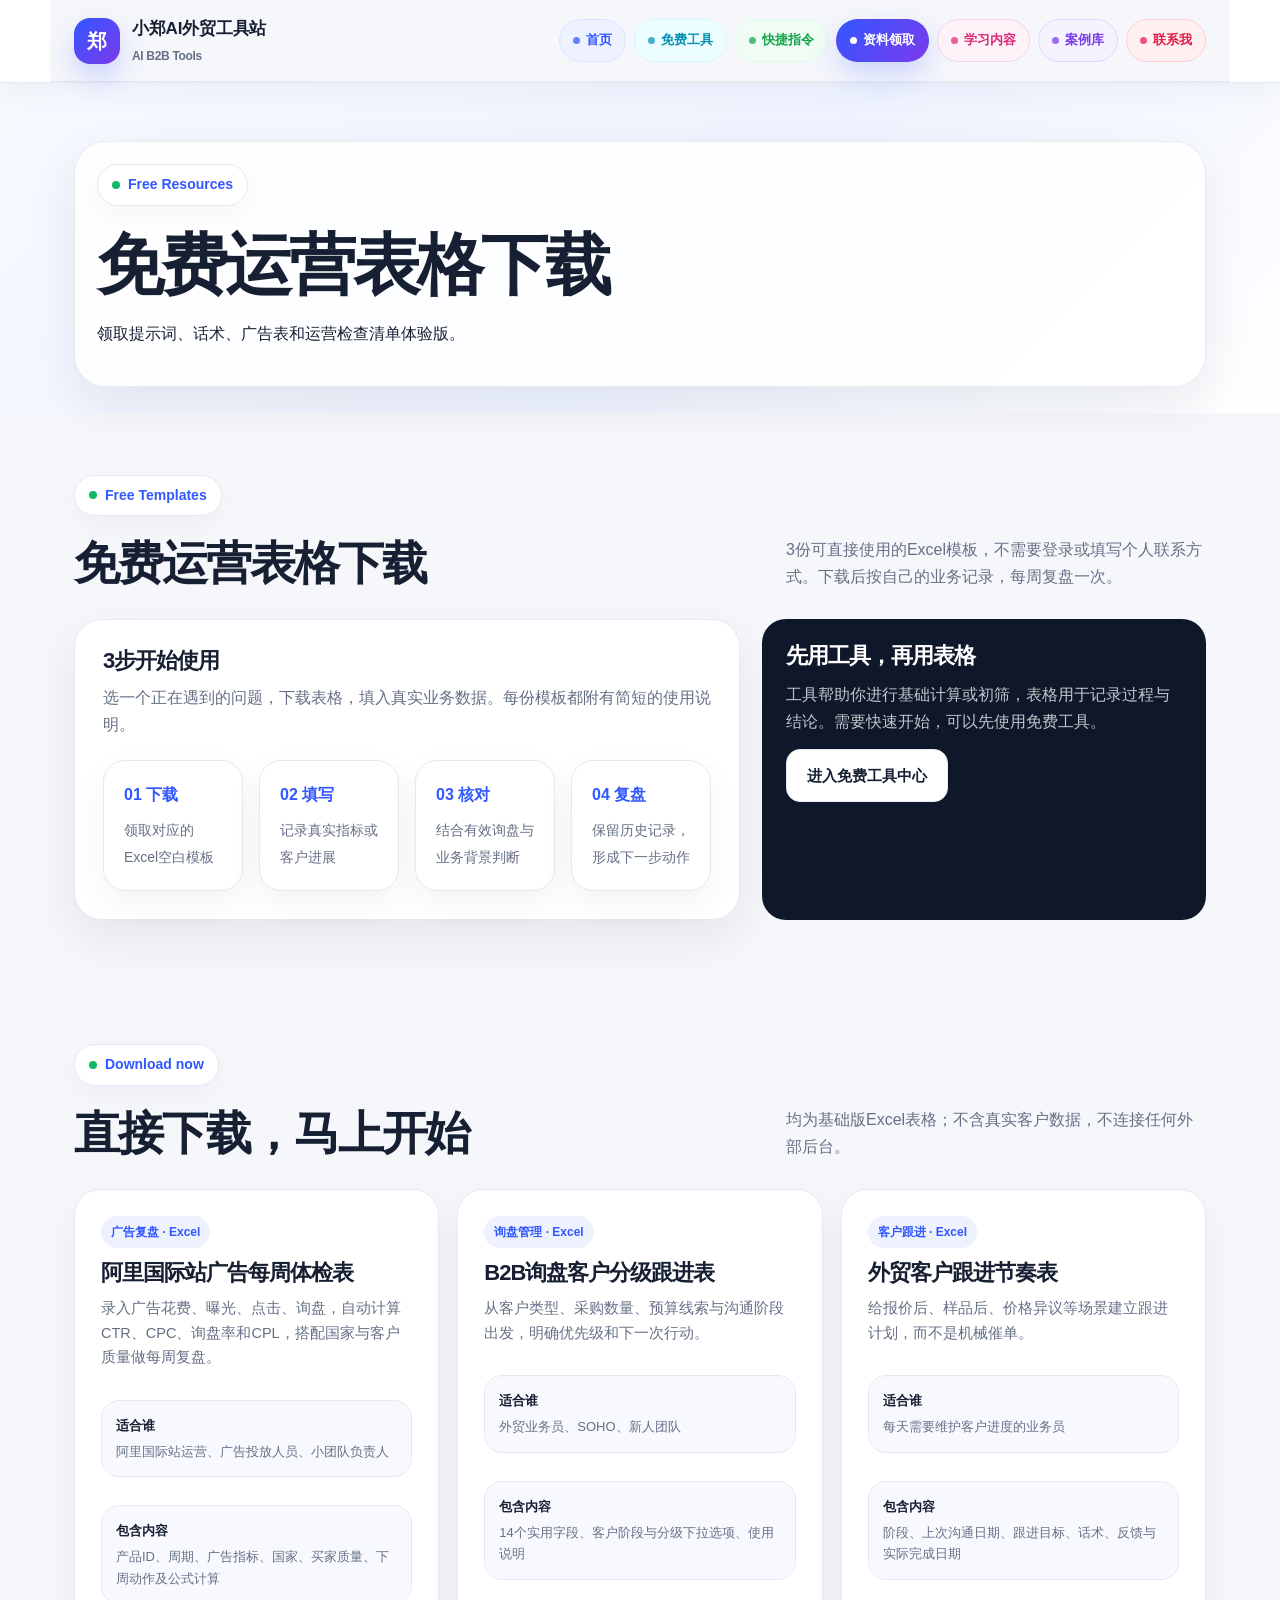
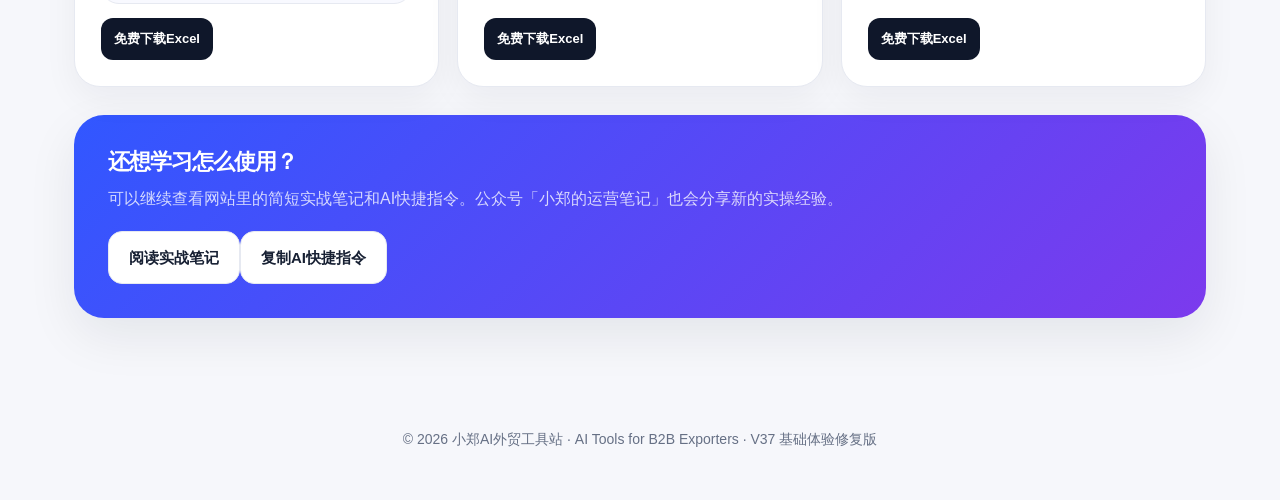
<file: resources.html>
<!DOCTYPE html>

<html lang="zh-CN">
<head>
<meta charset="utf-8"/>
<meta content="width=device-width, initial-scale=1.0" name="viewport"/>
<title>免费运营表格下载 - 小郑AI外贸工具站</title>
<style>

    :root {
      --bg: #f6f7fb;
      --card: #ffffff;
      --text: #172033;
      --muted: #667085;
      --primary: #3157ff;
      --primary-dark: #1838c9;
      --dark: #0f172a;
      --line: #e6e9f1;
      --soft: #eef2ff;
      --success: #12b76a;
      --warning: #ffb020;
      --shadow: 0 18px 50px rgba(16, 24, 40, 0.08);
    }

    * {
      box-sizing: border-box;
    }

    html {
      scroll-behavior: smooth;
    }

    body {
      margin: 0;
      background: var(--bg);
      color: var(--text);
      font-family: -apple-system, BlinkMacSystemFont, "Segoe UI", "PingFang SC", "Microsoft YaHei", Arial, sans-serif;
      line-height: 1.7;
      overflow-x: hidden;
    }

    a {
      color: inherit;
      text-decoration: none;
    }

    .site {
      width: 100%;
      max-width: 1180px;
      margin-left: auto;
      margin-right: auto;
      padding-left: 24px;
      padding-right: 24px;
    }

    .nav {
      position: sticky;
      top: 0;
      z-index: 20;
      background: rgba(246, 247, 251, 0.95);
      backdrop-filter: blur(18px);
      border-bottom: 1px solid var(--line);
    }

    .nav-row {
      height: 72px;
      display: flex;
      align-items: center;
      justify-content: space-between;
      gap: 24px;
    }

    .brand {
      display: flex;
      align-items: center;
      gap: 12px;
      font-weight: 900;
      letter-spacing: -0.02em;
      white-space: nowrap;
    }

    .brand-logo {
      width: 40px;
      height: 40px;
      border-radius: 14px;
      background: linear-gradient(135deg, #3157ff, #7c3aed);
      color: #fff;
      display: grid;
      place-items: center;
      box-shadow: 0 10px 25px rgba(49, 87, 255, 0.25);
    }

    .nav-links {
      display: flex;
      align-items: center;
      gap: 22px;
      color: var(--muted);
      font-size: 14px;
      font-weight: 700;
    }

    .nav-links a:hover {
      color: var(--primary);
    }

    .nav-cta {
      padding: 10px 16px;
      background: var(--dark);
      color: #fff !important;
      border-radius: 999px;
    }

    .hero {
      padding: 76px 0 56px;
    }

    .hero-grid {
      display: grid;
      grid-template-columns: minmax(0, 1fr) minmax(360px, 0.95fr);
      gap: 56px;
      align-items: center;
    }

    .eyebrow {
      display: inline-flex;
      align-items: center;
      gap: 8px;
      padding: 8px 14px;
      border: 1px solid var(--line);
      border-radius: 999px;
      background: #fff;
      color: var(--primary);
      font-size: 14px;
      font-weight: 800;
      margin-bottom: 20px;
      box-shadow: 0 8px 28px rgba(16, 24, 40, 0.04);
    }

    .dot {
      width: 8px;
      height: 8px;
      background: var(--success);
      border-radius: 50%;
      flex: 0 0 auto;
    }

    h1,
    h2,
    h3 {
      margin: 0;
      line-height: 1.18;
      letter-spacing: -0.045em;
    }

    h1 {
      font-size: clamp(42px, 5.2vw, 70px);
      max-width: 700px;
    }

    h2 {
      font-size: clamp(30px, 4vw, 46px);
    }

    h3 {
      font-size: 22px;
    }

    .gradient-text {
      background: linear-gradient(135deg, #3157ff, #7c3aed);
      -webkit-background-clip: text;
      background-clip: text;
      color: transparent;
    }

    .hero-subtitle {
      margin: 24px 0 30px;
      max-width: 650px;
      color: var(--muted);
      font-size: 18px;
    }

    .actions {
      display: flex;
      flex-wrap: wrap;
      gap: 14px;
      margin-bottom: 26px;
    }

    .btn {
      display: inline-flex;
      align-items: center;
      justify-content: center;
      min-height: 48px;
      padding: 13px 20px;
      border-radius: 14px;
      border: 1px solid transparent;
      font-weight: 900;
      font-size: 15px;
      transition: 0.2s ease;
    }

    .btn-primary {
      background: var(--primary);
      color: #fff;
      box-shadow: 0 15px 35px rgba(49, 87, 255, 0.24);
    }

    .btn-primary:hover {
      background: var(--primary-dark);
      transform: translateY(-2px);
    }

    .btn-light {
      background: #fff;
      border-color: var(--line);
      color: var(--text);
    }

    .btn-light:hover {
      border-color: var(--primary);
      color: var(--primary);
      transform: translateY(-2px);
    }

    .tags {
      display: flex;
      flex-wrap: wrap;
      gap: 10px;
      font-size: 13px;
      color: var(--muted);
    }

    .tag {
      padding: 7px 11px;
      background: #fff;
      border: 1px solid var(--line);
      border-radius: 999px;
    }

    .hero-panel {
      width: 100%;
      background: rgba(255,255,255,0.86);
      border: 1px solid rgba(230,233,241,0.95);
      border-radius: 32px;
      padding: 22px;
      box-shadow: var(--shadow);
    }

    .mock {
      background: var(--dark);
      border-radius: 24px;
      overflow: hidden;
      color: #fff;
    }

    .mock-top {
      height: 44px;
      display: flex;
      align-items: center;
      gap: 7px;
      padding: 0 16px;
      border-bottom: 1px solid rgba(255,255,255,0.1);
    }

    .circle {
      width: 10px;
      height: 10px;
      border-radius: 50%;
      background: rgba(255,255,255,0.35);
    }

    .mock-body {
      padding: 22px;
    }

    .result-card {
      padding: 16px;
      margin-bottom: 14px;
      background: rgba(255,255,255,0.08);
      border: 1px solid rgba(255,255,255,0.12);
      border-radius: 18px;
    }

    .result-card strong {
      display: block;
      margin-bottom: 7px;
    }

    .bar {
      height: 9px;
      margin-top: 10px;
      background: rgba(255,255,255,0.13);
      border-radius: 999px;
      overflow: hidden;
    }

    .bar span {
      display: block;
      height: 100%;
      background: linear-gradient(90deg, var(--warning), var(--success));
      border-radius: 999px;
    }

    .stats {
      display: grid;
      grid-template-columns: repeat(4, minmax(0, 1fr));
      gap: 16px;
      margin-top: 32px;
    }

    .stat {
      background: #fff;
      border: 1px solid var(--line);
      border-radius: 18px;
      padding: 18px 16px;
      box-shadow: 0 10px 30px rgba(16, 24, 40, 0.04);
    }

    .stat-number {
      color: var(--primary);
      font-size: 26px;
      line-height: 1;
      font-weight: 950;
      letter-spacing: -0.04em;
    }

    .stat-label {
      margin-top: 8px;
      color: var(--muted);
      font-size: 13px;
      line-height: 1.45;
    }

    section {
      padding: 62px 0;
    }

    .section-head {
      display: grid;
      grid-template-columns: minmax(0, 1fr) minmax(280px, 420px);
      align-items: end;
      gap: 28px;
      margin-bottom: 28px;
    }

    .section-head p {
      color: var(--muted);
      margin: 0;
    }

    .grid-4 {
      display: grid;
      grid-template-columns: repeat(4, minmax(0, 1fr));
      gap: 18px;
    }

    .card {
      background: var(--card);
      border: 1px solid var(--line);
      border-radius: 22px;
      padding: 22px;
      box-shadow: 0 12px 34px rgba(16, 24, 40, 0.05);
      transition: 0.22s ease;
      display: flex;
      flex-direction: column;
      min-height: 360px;
    }

    .card:hover {
      transform: translateY(-5px);
      box-shadow: var(--shadow);
      border-color: rgba(49, 87, 255, 0.25);
    }

    .icon {
      width: 48px;
      height: 48px;
      border-radius: 16px;
      background: var(--soft);
      color: var(--primary);
      display: grid;
      place-items: center;
      font-size: 22px;
      margin-bottom: 16px;
    }

    .card p {
      color: var(--muted);
      margin: 10px 0 16px;
      font-size: 14.5px;
    }

    .list {
      padding: 0;
      margin: 0 0 20px;
      list-style: none;
      color: var(--muted);
      font-size: 14px;
    }

    .list li {
      display: flex;
      gap: 8px;
      margin-bottom: 8px;
    }

    .list li::before {
      content: "✓";
      color: var(--success);
      font-weight: 900;
    }

    .card-action {
      margin-top: auto;
    }

    .mini-btn {
      display: inline-flex;
      align-items: center;
      padding: 10px 13px;
      border-radius: 12px;
      background: var(--dark);
      color: #fff;
      font-weight: 900;
      font-size: 13px;
    }

    .mini-btn:hover {
      background: var(--primary);
    }

    .demo {
      margin-top: 22px;
      background: #fff;
      border: 1px solid var(--line);
      border-radius: 28px;
      padding: 24px;
      box-shadow: 0 12px 36px rgba(16, 24, 40, 0.05);
    }

    .demo-grid {
      display: grid;
      grid-template-columns: minmax(0, 1fr) minmax(0, 1fr);
      gap: 18px;
      margin-top: 18px;
    }

    label {
      display: block;
      font-weight: 900;
      font-size: 13px;
      margin: 14px 0 7px;
    }

    label:first-child {
      margin-top: 0;
    }

    input,
    select {
      width: 100%;
      border: 1px solid var(--line);
      border-radius: 14px;
      padding: 12px 13px;
      font: inherit;
      background: #fbfcff;
      color: var(--text);
      outline: none;
    }

    input:focus,
    select:focus {
      border-color: var(--primary);
      box-shadow: 0 0 0 4px rgba(49, 87, 255, 0.08);
      background: #fff;
    }

    .output {
      min-height: 220px;
      white-space: pre-line;
      background: var(--dark);
      color: #fff;
      border-radius: 22px;
      padding: 20px;
      font-size: 14px;
    }

    .notice {
      margin-top: 14px;
      padding: 13px 15px;
      background: #fffbeb;
      border: 1px solid #fef3c7;
      border-radius: 16px;
      color: #92400e;
      font-size: 14px;
    }

    .split {
      display: grid;
      grid-template-columns: minmax(0, 0.9fr) minmax(0, 1.1fr);
      gap: 24px;
    }

    .panel {
      background: #fff;
      border: 1px solid var(--line);
      border-radius: 28px;
      padding: 28px;
      box-shadow: 0 12px 36px rgba(16, 24, 40, 0.05);
    }

    .panel p {
      color: var(--muted);
    }

    .steps {
      display: grid;
      gap: 14px;
    }

    .step {
      display: flex;
      gap: 14px;
      background: #fafbff;
      border: 1px solid var(--line);
      border-radius: 18px;
      padding: 16px;
    }

    .step-num {
      flex: 0 0 auto;
      width: 34px;
      height: 34px;
      border-radius: 12px;
      background: var(--primary);
      color: #fff;
      display: grid;
      place-items: center;
      font-weight: 950;
    }

    .step span {
      color: var(--muted);
      font-size: 14px;
    }

    .pricing {
      display: grid;
      grid-template-columns: repeat(3, minmax(0, 1fr));
      gap: 18px;
    }

    .price-card {
      background: #fff;
      border: 1px solid var(--line);
      border-radius: 28px;
      padding: 28px;
      box-shadow: 0 12px 36px rgba(16, 24, 40, 0.05);
    }

    .price-card.featured {
      border-color: rgba(49,87,255,0.36);
      box-shadow: var(--shadow);
    }

    .badge {
      display: inline-flex;
      padding: 6px 10px;
      border-radius: 999px;
      background: var(--soft);
      color: var(--primary);
      font-weight: 900;
      font-size: 12px;
      margin-bottom: 14px;
    }

    .price {
      margin: 14px 0;
      font-size: 36px;
      font-weight: 950;
      letter-spacing: -0.05em;
    }

    .price small {
      font-size: 14px;
      color: var(--muted);
      font-weight: 700;
      letter-spacing: 0;
    }

    .price-card ul {
      padding: 0;
      margin: 18px 0 24px;
      list-style: none;
      color: var(--muted);
      font-size: 14px;
    }

    .price-card li {
      display: flex;
      gap: 8px;
      margin-bottom: 10px;
    }

    .price-card li::before {
      content: "•";
      color: var(--primary);
      font-weight: 900;
    }

    .contact-box {
      background: linear-gradient(135deg, #111827, #182152);
      color: #fff;
      border-radius: 34px;
      padding: 44px;
      display: grid;
      grid-template-columns: minmax(0, 1.1fr) minmax(280px, 0.9fr);
      gap: 30px;
      align-items: center;
      box-shadow: 0 24px 60px rgba(17, 24, 39, 0.2);
    }

    .contact-box p {
      color: rgba(255,255,255,0.75);
    }

    .contact-card {
      background: rgba(255,255,255,0.08);
      border: 1px solid rgba(255,255,255,0.14);
      border-radius: 24px;
      padding: 22px;
    }

    .contact-row {
      padding: 13px 0;
      border-bottom: 1px solid rgba(255,255,255,0.1);
    }

    .contact-row:last-child {
      border-bottom: 0;
    }

    .contact-row strong {
      display: block;
      margin-bottom: 3px;
    }

    .contact-row span {
      color: rgba(255,255,255,0.72);
      font-size: 14px;
    }

    footer {
      padding: 34px 0;
      color: var(--muted);
      font-size: 14px;
      text-align: center;
    }


    .scenario-grid {
      display: grid;
      grid-template-columns: repeat(3, minmax(0, 1fr));
      gap: 18px;
    }

    .scenario-card,
    .article-card,
    .case-card,
    .faq-card {
      background: #fff;
      border: 1px solid var(--line);
      border-radius: 24px;
      padding: 24px;
      box-shadow: 0 12px 34px rgba(16, 24, 40, 0.05);
    }

    .scenario-card h3,
    .article-card h3,
    .case-card h3,
    .faq-card h3 {
      margin-bottom: 10px;
    }

    .scenario-card p,
    .article-card p,
    .case-card p,
    .faq-card p {
      color: var(--muted);
      margin: 0;
      font-size: 14.5px;
    }

    .article-grid {
      display: grid;
      grid-template-columns: repeat(3, minmax(0, 1fr));
      gap: 18px;
    }

    .article-meta {
      display: inline-flex;
      margin-bottom: 12px;
      padding: 6px 10px;
      border-radius: 999px;
      background: var(--soft);
      color: var(--primary);
      font-size: 12px;
      font-weight: 900;
    }

    .case-grid {
      display: grid;
      grid-template-columns: repeat(3, minmax(0, 1fr));
      gap: 18px;
    }

    .case-kpi {
      display: grid;
      grid-template-columns: repeat(2, minmax(0, 1fr));
      gap: 10px;
      margin-top: 18px;
    }

    .case-kpi div {
      background: #f8f9ff;
      border: 1px solid var(--line);
      border-radius: 16px;
      padding: 12px;
    }

    .case-kpi strong {
      display: block;
      color: var(--primary);
      font-size: 20px;
      line-height: 1.1;
    }

    .case-kpi span {
      color: var(--muted);
      font-size: 12px;
    }

    .roadmap {
      display: grid;
      grid-template-columns: repeat(4, minmax(0, 1fr));
      gap: 14px;
    }

    .roadmap-item {
      background: #fff;
      border: 1px solid var(--line);
      border-radius: 22px;
      padding: 20px;
      box-shadow: 0 12px 34px rgba(16, 24, 40, 0.04);
    }

    .roadmap-item strong {
      display: block;
      margin-bottom: 8px;
      font-size: 17px;
    }

    .roadmap-item span {
      color: var(--muted);
      font-size: 14px;
    }

    .faq-grid {
      display: grid;
      grid-template-columns: repeat(2, minmax(0, 1fr));
      gap: 18px;
    }

    .cta-strip {
      background: #fff;
      border: 1px solid var(--line);
      border-radius: 30px;
      padding: 34px;
      display: grid;
      grid-template-columns: minmax(0, 1fr) auto;
      gap: 24px;
      align-items: center;
      box-shadow: var(--shadow);
    }

    .cta-strip p {
      color: var(--muted);
      margin: 12px 0 0;
    }

    .check-list {
      padding: 0;
      margin: 16px 0 0;
      list-style: none;
      color: var(--muted);
      font-size: 14px;
    }

    .check-list li {
      display: flex;
      gap: 8px;
      margin-bottom: 8px;
    }

    .check-list li::before {
      content: "✓";
      color: var(--success);
      font-weight: 900;
    }


    .locked-box {
      margin-top: 18px;
      background: linear-gradient(135deg, #101828, #1d2b6c);
      color: #fff;
      border-radius: 24px;
      padding: 24px;
      display: grid;
      grid-template-columns: minmax(0, 1fr) auto;
      gap: 20px;
      align-items: center;
      box-shadow: 0 18px 45px rgba(16, 24, 40, 0.14);
    }

    .locked-box h3 {
      margin-bottom: 8px;
    }

    .locked-box p {
      color: rgba(255,255,255,0.76);
      margin: 0;
      font-size: 14.5px;
    }

    .locked-tags {
      display: flex;
      flex-wrap: wrap;
      gap: 8px;
      margin-top: 14px;
    }

    .locked-tags span {
      padding: 6px 10px;
      border-radius: 999px;
      background: rgba(255,255,255,0.1);
      border: 1px solid rgba(255,255,255,0.14);
      font-size: 12px;
      color: rgba(255,255,255,0.82);
    }


    .image-preview {
      margin-top: 12px;
      width: 100%;
      min-height: 160px;
      border: 1px dashed var(--line);
      border-radius: 18px;
      background: #fbfcff;
      display: grid;
      place-items: center;
      overflow: hidden;
      color: var(--muted);
      font-size: 14px;
      text-align: center;
      padding: 12px;
    }

    .image-preview img {
      max-width: 100%;
      max-height: 260px;
      display: block;
      border-radius: 14px;
    }

    .tool-disclaimer {
      margin-top: 16px;
      padding: 14px 16px;
      background: #fff7ed;
      border: 1px solid #fed7aa;
      border-radius: 18px;
      color: #9a3412;
      font-size: 14px;
    }


    .resource-grid {
      display: grid;
      grid-template-columns: repeat(4, minmax(0, 1fr));
      gap: 18px;
    }

    .resource-card {
      background: #fff;
      border: 1px solid var(--line);
      border-radius: 24px;
      padding: 24px;
      box-shadow: 0 12px 34px rgba(16, 24, 40, 0.05);
      display: flex;
      flex-direction: column;
      min-height: 285px;
    }

    .resource-card h3 {
      margin-bottom: 10px;
    }

    .resource-card p {
      color: var(--muted);
      margin: 0 0 16px;
      font-size: 14.5px;
    }

    .resource-card .card-action {
      margin-top: auto;
    }

    .resource-label {
      display: inline-flex;
      width: fit-content;
      margin-bottom: 12px;
      padding: 6px 10px;
      border-radius: 999px;
      background: var(--soft);
      color: var(--primary);
      font-size: 12px;
      font-weight: 900;
    }

    .contact-highlight {
      display: grid;
      grid-template-columns: repeat(3, minmax(0, 1fr));
      gap: 14px;
      margin-top: 20px;
    }

    .contact-highlight div {
      background: rgba(255,255,255,0.08);
      border: 1px solid rgba(255,255,255,0.14);
      border-radius: 18px;
      padding: 16px;
    }

    .contact-highlight strong {
      display: block;
      margin-bottom: 4px;
    }

    .contact-highlight span {
      color: rgba(255,255,255,0.72);
      font-size: 13px;
    }


    .learning-path-grid {
      display: grid;
      grid-template-columns: repeat(4, minmax(0, 1fr));
      gap: 16px;
      margin-bottom: 28px;
    }

    .learning-step {
      background: #fff;
      border: 1px solid var(--line);
      border-radius: 22px;
      padding: 22px;
      box-shadow: 0 12px 34px rgba(16, 24, 40, 0.05);
    }

    .learning-step strong {
      display: block;
      font-size: 18px;
      margin-bottom: 8px;
    }

    .learning-step span {
      color: var(--muted);
      font-size: 14px;
    }

    .article-card.featured-article {
      border-color: rgba(49,87,255,0.3);
      box-shadow: var(--shadow);
    }

    .article-actions {
      margin-top: 18px;
      display: flex;
      flex-wrap: wrap;
      gap: 10px;
    }

    .article-actions a {
      display: inline-flex;
      padding: 9px 12px;
      border-radius: 12px;
      background: var(--dark);
      color: #fff;
      font-weight: 900;
      font-size: 13px;
    }

    .article-actions a.secondary {
      background: #fff;
      color: var(--primary);
      border: 1px solid var(--line);
    }

    .case-card.detailed {
      display: flex;
      flex-direction: column;
      min-height: 420px;
    }

    .case-flow {
      display: grid;
      gap: 10px;
      margin-top: 16px;
    }

    .case-flow div {
      background: #f8f9ff;
      border: 1px solid var(--line);
      border-radius: 16px;
      padding: 12px;
    }

    .case-flow strong {
      display: block;
      margin-bottom: 4px;
      color: var(--text);
      font-size: 14px;
    }

    .case-flow span {
      color: var(--muted);
      font-size: 13px;
    }

    .case-tag-row {
      display: flex;
      flex-wrap: wrap;
      gap: 8px;
      margin-top: auto;
      padding-top: 18px;
    }

    .case-tag-row span {
      padding: 6px 10px;
      border-radius: 999px;
      background: var(--soft);
      color: var(--primary);
      font-size: 12px;
      font-weight: 900;
    }

    .content-note {
      background: #fff;
      border: 1px solid var(--line);
      border-radius: 26px;
      padding: 26px;
      margin-top: 22px;
      box-shadow: 0 12px 34px rgba(16, 24, 40, 0.05);
    }

    .content-note p {
      color: var(--muted);
      margin: 10px 0 0;
    }


    .prompt-grid {
      display: grid;
      grid-template-columns: repeat(3, minmax(0, 1fr));
      gap: 18px;
    }

    .prompt-card {
      background: #fff;
      border: 1px solid var(--line);
      border-radius: 24px;
      padding: 24px;
      box-shadow: 0 12px 34px rgba(16, 24, 40, 0.05);
      display: flex;
      flex-direction: column;
      min-height: 360px;
    }

    .prompt-card h3 {
      margin-bottom: 10px;
    }

    .prompt-card p {
      color: var(--muted);
      margin: 0 0 14px;
      font-size: 14.5px;
    }

    .prompt-box {
      background: #0f172a;
      color: #fff;
      border-radius: 18px;
      padding: 16px;
      font-size: 13px;
      line-height: 1.7;
      white-space: pre-line;
      margin-top: 10px;
      flex: 1;
    }

    .copy-btn {
      margin-top: 14px;
      width: fit-content;
      border: 0;
      border-radius: 12px;
      padding: 10px 13px;
      background: var(--primary);
      color: #fff;
      font-weight: 900;
      cursor: pointer;
      font: inherit;
      font-size: 13px;
    }

    .copy-btn:hover {
      background: var(--primary-dark);
    }

    .prompt-category {
      display: inline-flex;
      width: fit-content;
      margin-bottom: 12px;
      padding: 6px 10px;
      border-radius: 999px;
      background: var(--soft);
      color: var(--primary);
      font-size: 12px;
      font-weight: 900;
    }

    .prompt-note {
      background: #fff;
      border: 1px solid var(--line);
      border-radius: 26px;
      padding: 26px;
      margin-top: 22px;
      box-shadow: 0 12px 34px rgba(16, 24, 40, 0.05);
    }

    .prompt-note p {
      color: var(--muted);
      margin: 10px 0 0;
    }


    .page-hero {
      padding: 58px 0 26px;
      background: linear-gradient(135deg, #f7f9ff 0%, #eef3ff 55%, #ffffff 100%);
    }

    .page-hero .hero-panel {
      min-height: auto;
    }

    .home-shortcuts {
      display: grid;
      grid-template-columns: repeat(4, minmax(0, 1fr));
      gap: 18px;
      margin-top: 28px;
    }

    .shortcut-card {
      background: #fff;
      border: 1px solid var(--line);
      border-radius: 24px;
      padding: 24px;
      box-shadow: 0 12px 34px rgba(16, 24, 40, 0.05);
    }

    .shortcut-card h3 {
      margin: 10px 0 8px;
    }

    .shortcut-card p {
      color: var(--muted);
      margin: 0 0 18px;
      font-size: 14.5px;
    }

    .shortcut-icon {
      width: 42px;
      height: 42px;
      border-radius: 14px;
      display: grid;
      place-items: center;
      background: var(--soft);
      color: var(--primary);
      font-weight: 900;
    }

    .home-section {
      padding: 50px 0;
    }

    .home-mini-grid {
      display: grid;
      grid-template-columns: repeat(3, minmax(0, 1fr));
      gap: 18px;
      margin-top: 22px;
    }

    .home-mini-card {
      background: #fff;
      border: 1px solid var(--line);
      border-radius: 22px;
      padding: 22px;
      box-shadow: 0 12px 34px rgba(16, 24, 40, 0.05);
    }

    .home-mini-card p {
      color: var(--muted);
      margin: 8px 0 0;
      font-size: 14px;
    }

    @media (max-width: 1050px) {
      .home-shortcuts,
      .home-mini-grid {
        grid-template-columns: repeat(2, minmax(0, 1fr));
      }
    }

    @media (max-width: 720px) {
      .home-shortcuts,
      .home-mini-grid {
        grid-template-columns: 1fr;
      }
    }

    @media (max-width: 1050px) {
      .hero-grid,
      .split,
      .contact-box,
      .locked-box {
        grid-template-columns: 1fr;
      }

      .hero-panel {
        max-width: 760px;
      }

      .grid-4,
      .scenario-grid,
      .article-grid,
      .case-grid,
      .resource-grid,
      .contact-highlight,
      .learning-path-grid,
      .prompt-grid,
      .roadmap {
        grid-template-columns: repeat(2, minmax(0, 1fr));
      }
    }

    @media (max-width: 900px) {
      .section-head,
      .cta-strip {
        grid-template-columns: 1fr;
      }

      .pricing,
      .faq-grid {
        grid-template-columns: 1fr;
      }
    }

    @media (max-width: 720px) {
      .site {
        padding-left: 16px;
        padding-right: 16px;
      }

      .nav-row {
        height: auto;
        padding: 14px 0;
      }

      .nav-links {
        display: none;
      }

      .hero {
        padding-top: 48px;
      }

      .stats,
      .grid-4,
      .scenario-grid,
      .article-grid,
      .case-grid,
      .resource-grid,
      .contact-highlight,
      .learning-path-grid,
      .prompt-grid,
      .roadmap,
      .demo-grid {
        grid-template-columns: 1fr;
      }

      .contact-box {
        padding: 28px;
      }
    }
  
  
    header {
      background: rgba(255,255,255,0.92);
      backdrop-filter: blur(16px);
      border-bottom: 1px solid rgba(226, 232, 240, 0.9);
      position: sticky;
      top: 0;
      z-index: 50;
      box-shadow: 0 10px 30px rgba(15, 23, 42, 0.04);
    }

    .nav {
      min-height: 82px;
      display: flex;
      align-items: center;
      justify-content: space-between;
      gap: 24px;
    }

    .brand {
      display: flex;
      align-items: center;
      gap: 12px;
      flex: 0 0 auto;
    }

    .brand-logo {
      width: 46px;
      height: 46px;
      border-radius: 16px;
      background: linear-gradient(135deg, #3157ff, #7c3aed);
      color: #fff;
      display: grid;
      place-items: center;
      font-weight: 900;
      font-size: 20px;
      box-shadow: 0 14px 28px rgba(49, 87, 255, 0.22);
    }

    .brand strong {
      display: block;
      font-size: 17px;
      letter-spacing: -0.2px;
    }

    .brand span {
      display: block;
      font-size: 12px;
      color: var(--muted);
      margin-top: 2px;
    }

    nav {
      display: flex;
      align-items: center;
      justify-content: flex-end;
      gap: 8px;
      flex-wrap: wrap;
    }

    nav a {
      position: relative;
      display: inline-flex;
      align-items: center;
      gap: 6px;
      padding: 9px 13px;
      border-radius: 999px;
      font-size: 13px;
      font-weight: 900;
      color: #334155;
      border: 1px solid transparent;
      transition: 0.18s ease;
      white-space: nowrap;
    }

    nav a::before {
      content: "";
      width: 7px;
      height: 7px;
      border-radius: 999px;
      background: currentColor;
      opacity: 0.72;
    }

    nav a:nth-child(1) {
      background: #eef2ff;
      color: #3157ff;
      border-color: #dbe4ff;
    }

    nav a:nth-child(2) {
      background: #ecfeff;
      color: #0891b2;
      border-color: #cffafe;
    }

    nav a:nth-child(3) {
      background: #f0fdf4;
      color: #16a34a;
      border-color: #dcfce7;
    }

    nav a:nth-child(4) {
      background: #fff7ed;
      color: #ea580c;
      border-color: #fed7aa;
    }

    nav a:nth-child(5) {
      background: #fdf2f8;
      color: #db2777;
      border-color: #fbcfe8;
    }

    nav a:nth-child(6) {
      background: #f5f3ff;
      color: #7c3aed;
      border-color: #ddd6fe;
    }

    nav a:nth-child(7) {
      background: #fff1f2;
      color: #e11d48;
      border-color: #fecdd3;
    }

    nav a:nth-child(8) {
      background: #f8fafc;
      color: #475569;
      border-color: #e2e8f0;
    }

    nav a:hover {
      transform: translateY(-2px);
      box-shadow: 0 10px 20px rgba(15, 23, 42, 0.08);
      filter: saturate(1.08);
    }

    nav a.active {
      color: #fff !important;
      border-color: transparent !important;
      background: linear-gradient(135deg, #3157ff, #7c3aed) !important;
      box-shadow: 0 12px 28px rgba(49, 87, 255, 0.22);
    }

    nav a.active::before {
      background: #fff;
      opacity: 1;
    }

    @media (max-width: 1050px) {
      .nav {
        align-items: flex-start;
        flex-direction: column;
        padding: 14px 0;
      }

      nav {
        width: 100%;
        justify-content: flex-start;
      }
    }

    @media (max-width: 720px) {
      header {
        position: static;
      }

      nav {
        gap: 7px;
      }

      nav a {
        font-size: 12px;
        padding: 8px 10px;
      }

      .brand-logo {
        width: 42px;
        height: 42px;
      }
    }

  
    nav a:nth-child(9){background:#ecfdf5;color:#059669;border-color:#bbf7d0;}
    .purchase-grid{display:grid;grid-template-columns:repeat(2,minmax(0,1fr));gap:22px;margin-top:24px}
    .purchase-card{background:#fff;border:1px solid var(--line);border-radius:28px;padding:28px;box-shadow:0 16px 44px rgba(16,24,40,.06);display:flex;flex-direction:column}
    .purchase-card.featured{border-color:rgba(49,87,255,.36);box-shadow:var(--shadow);position:relative;overflow:hidden}
    .purchase-card.featured:before{content:"推荐";position:absolute;top:18px;right:-36px;width:140px;text-align:center;transform:rotate(36deg);background:linear-gradient(135deg,#3157ff,#7c3aed);color:#fff;font-size:12px;font-weight:900;padding:6px 0}
    .purchase-price{font-size:38px;font-weight:950;color:var(--text);margin:12px 0;letter-spacing:-1px}
    .purchase-price small{font-size:15px;color:var(--muted);font-weight:800}
    .agent-list{display:grid;grid-template-columns:repeat(3,minmax(0,1fr));gap:10px;margin-top:18px}
    .agent-list div{padding:12px 14px;border:1px solid var(--line);background:#f8f9ff;border-radius:16px;font-weight:800}
    .notice-box{background:#fff7ed;border:1px solid #fed7aa;color:#9a3412;border-radius:22px;padding:22px;margin-top:22px;line-height:1.8}
    .process-grid{display:grid;grid-template-columns:repeat(5,minmax(0,1fr));gap:14px;margin-top:22px}
    .process-step{background:#fff;border:1px solid var(--line);border-radius:20px;padding:18px;box-shadow:0 12px 34px rgba(16,24,40,.05)}
    .process-step strong{display:block;color:var(--primary);margin-bottom:8px}.process-step span{color:var(--muted);font-size:13.5px}
    .confirm-form{background:#fff;border:1px solid var(--line);border-radius:28px;padding:28px;box-shadow:var(--shadow);margin-top:22px}
    .checkbox-row{display:flex;gap:10px;align-items:flex-start;margin:12px 0;color:var(--muted);font-size:14px;line-height:1.65}.checkbox-row input{width:auto;margin-top:5px}
    .buy-output{margin-top:18px;background:#0f172a;color:#fff;border-radius:18px;padding:18px;white-space:pre-line;line-height:1.75;font-size:14px}
    @media(max-width:1050px){.purchase-grid,.process-grid,.agent-list{grid-template-columns:repeat(2,minmax(0,1fr))}}
    @media(max-width:720px){.purchase-grid,.process-grid,.agent-list{grid-template-columns:1fr}}

  
    .download-hero-grid {
      display: grid;
      grid-template-columns: 1.2fr .8fr;
      gap: 22px;
      align-items: stretch;
      margin-top: 24px;
    }

    .download-summary {
      background: #fff;
      border: 1px solid var(--line);
      border-radius: 28px;
      padding: 28px;
      box-shadow: var(--shadow);
    }

    .download-summary h3 {
      margin-bottom: 10px;
    }

    .download-summary p {
      color: var(--muted);
      margin: 0;
    }

    .keyword-box {
      background: #0f172a;
      color: #fff;
      border-radius: 24px;
      padding: 24px;
    }

    .keyword-box h3 {
      color: #fff;
      margin-bottom: 12px;
    }

    .keyword-box p {
      color: rgba(255,255,255,.75);
      margin: 0 0 14px;
    }

    .keyword-list {
      display: flex;
      flex-wrap: wrap;
      gap: 8px;
      margin-top: 14px;
    }

    .keyword-list span {
      display: inline-flex;
      padding: 7px 10px;
      border-radius: 999px;
      background: rgba(255,255,255,.1);
      border: 1px solid rgba(255,255,255,.16);
      color: #fff;
      font-size: 12px;
      font-weight: 900;
    }

    .download-grid {
      display: grid;
      grid-template-columns: repeat(3, minmax(0, 1fr));
      gap: 18px;
    }

    .download-card {
      background: #fff;
      border: 1px solid var(--line);
      border-radius: 26px;
      padding: 26px;
      box-shadow: 0 12px 34px rgba(16,24,40,.05);
      display: flex;
      flex-direction: column;
      min-height: 430px;
    }

    .download-card h3 {
      margin-bottom: 10px;
    }

    .download-card p {
      color: var(--muted);
      margin: 0 0 16px;
      font-size: 14.5px;
    }

    .download-card .card-action {
      margin-top: auto;
    }

    .download-tag {
      display: inline-flex;
      width: fit-content;
      margin-bottom: 12px;
      padding: 6px 10px;
      border-radius: 999px;
      background: var(--soft);
      color: var(--primary);
      font-size: 12px;
      font-weight: 900;
    }

    .download-meta {
      background: #f8f9ff;
      border: 1px solid var(--line);
      border-radius: 18px;
      padding: 14px;
      margin: 14px 0;
    }

    .download-meta strong {
      display: block;
      font-size: 13px;
      color: var(--text);
      margin-bottom: 4px;
    }

    .download-meta span {
      display: block;
      color: var(--muted);
      font-size: 13px;
      line-height: 1.65;
    }

    .resource-process {
      display: grid;
      grid-template-columns: repeat(4, minmax(0, 1fr));
      gap: 16px;
      margin-top: 22px;
    }

    .resource-step {
      background: #fff;
      border: 1px solid var(--line);
      border-radius: 22px;
      padding: 20px;
      box-shadow: 0 12px 34px rgba(16,24,40,.05);
    }

    .resource-step strong {
      display: block;
      color: var(--primary);
      margin-bottom: 8px;
    }

    .resource-step span {
      color: var(--muted);
      font-size: 14px;
      line-height: 1.65;
    }

    .resource-bottom-cta {
      background: linear-gradient(135deg, #3157ff, #7c3aed);
      color: #fff;
      border-radius: 30px;
      padding: 34px;
      margin-top: 28px;
      box-shadow: var(--shadow);
    }

    .resource-bottom-cta h3 {
      color: #fff;
      margin-bottom: 10px;
    }

    .resource-bottom-cta p {
      color: rgba(255,255,255,.78);
      margin: 0 0 18px;
    }

    @media (max-width: 1050px) {
      .download-hero-grid,
      .download-grid,
      .resource-process {
        grid-template-columns: repeat(2, minmax(0, 1fr));
      }
    }

    @media (max-width: 720px) {
      .download-hero-grid,
      .download-grid,
      .resource-process {
        grid-template-columns: 1fr;
      }
    }

  
    .note-card {
      background: #fff;
      border: 1px solid var(--line);
      border-radius: 24px;
      padding: 22px;
      box-shadow: 0 12px 34px rgba(16,24,40,.05);
      color: var(--muted);
      margin-top: 18px;
    }

    .note-card strong {
      display: block;
      color: var(--text);
      font-size: 18px;
      margin-bottom: 8px;
    }

    .note-card p {
      margin: 0;
    }

  </style>
</head>
<body>
<header>
<div class="site nav">
<div class="brand">
<div class="brand-logo">郑</div>
<div>
<strong>小郑AI外贸工具站</strong>
<span>AI B2B Tools</span>
</div>
</div>
<nav>
<a href="index.html">首页</a>
<a href="tools.html">免费工具</a>
<a href="prompts.html">快捷指令</a>
<a class="active" href="resources.html">资料领取</a>
<a href="articles.html">学习内容</a>
<a href="cases.html">案例库</a>
<a href="contact.html">联系我</a>
</nav>
</div>
</header>
<section class="page-hero">
<div class="site">
<div class="hero-panel">
<div class="eyebrow"><span class="dot"></span> Free Resources</div>
<h1>免费运营表格下载</h1>
<p>领取提示词、话术、广告表和运营检查清单体验版。</p>
</div>
</div>
</section>
<section id="resources"><div class="site">
<div class="section-head"><div><div class="eyebrow"><span class="dot"></span> Free Templates</div><h2>免费运营表格下载</h2></div>
<p>3份可直接使用的Excel模板，不需要登录或填写个人联系方式。下载后按自己的业务记录，每周复盘一次。</p></div>
<div class="download-hero-grid">
<div class="download-summary"><h3>3步开始使用</h3>
<p>选一个正在遇到的问题，下载表格，填入真实业务数据。每份模板都附有简短的使用说明。</p>
<div class="resource-process">
<div class="resource-step"><strong>01 下载</strong><span>领取对应的Excel空白模板</span></div>
<div class="resource-step"><strong>02 填写</strong><span>记录真实指标或客户进展</span></div>
<div class="resource-step"><strong>03 核对</strong><span>结合有效询盘与业务背景判断</span></div>
<div class="resource-step"><strong>04 复盘</strong><span>保留历史记录，形成下一步动作</span></div>
</div>
</div>
<div class="keyword-box"><h3>先用工具，再用表格</h3>
<p>工具帮助你进行基础计算或初筛，表格用于记录过程与结论。需要快速开始，可以先使用免费工具。</p>
<a class="btn btn-light" href="tools.html">进入免费工具中心</a>
</div>
</div>
</div></section>
<section id="downloads"><div class="site">
<div class="section-head"><div><div class="eyebrow"><span class="dot"></span> Download now</div><h2>直接下载，马上开始</h2></div>
<p>均为基础版Excel表格；不含真实客户数据，不连接任何外部后台。</p></div>
<div class="download-grid">
<article class="download-card"><span class="download-tag">广告复盘 · Excel</span><h3>阿里国际站广告每周体检表</h3>
<p>录入广告花费、曝光、点击、询盘，自动计算CTR、CPC、询盘率和CPL，搭配国家与客户质量做每周复盘。</p>
<div class="download-meta"><strong>适合谁</strong><span>阿里国际站运营、广告投放人员、小团队负责人</span></div>
<div class="download-meta"><strong>包含内容</strong><span>产品ID、周期、广告指标、国家、买家质量、下周动作及公式计算</span></div>
<div class="card-action"><a class="mini-btn" download="" href="downloads/alibaba-ads-weekly-check.xlsx">免费下载Excel</a></div>
</article>
<article class="download-card"><span class="download-tag">询盘管理 · Excel</span><h3>B2B询盘客户分级跟进表</h3>
<p>从客户类型、采购数量、预算线索与沟通阶段出发，明确优先级和下一次行动。</p>
<div class="download-meta"><strong>适合谁</strong><span>外贸业务员、SOHO、新人团队</span></div>
<div class="download-meta"><strong>包含内容</strong><span>14个实用字段、客户阶段与分级下拉选项、使用说明</span></div>
<div class="card-action"><a class="mini-btn" download="" href="downloads/b2b-lead-tracker.xlsx">免费下载Excel</a></div>
</article>
<article class="download-card"><span class="download-tag">客户跟进 · Excel</span><h3>外贸客户跟进节奏表</h3>
<p>给报价后、样品后、价格异议等场景建立跟进计划，而不是机械催单。</p>
<div class="download-meta"><strong>适合谁</strong><span>每天需要维护客户进度的业务员</span></div>
<div class="download-meta"><strong>包含内容</strong><span>阶段、上次沟通日期、跟进目标、话术、反馈与实际完成日期</span></div>
<div class="card-action"><a class="mini-btn" download="" href="downloads/b2b-followup-planner.xlsx">免费下载Excel</a></div>
</article>
</div>
<div class="resource-bottom-cta"><h3>还想学习怎么使用？</h3>
<p>可以继续查看网站里的简短实战笔记和AI快捷指令。公众号「小郑的运营笔记」也会分享新的实操经验。</p>
<div class="hero-actions"><a class="btn btn-light" href="articles.html">阅读实战笔记</a><a class="btn btn-light" href="prompts.html">复制AI快捷指令</a></div>
</div>
</div></section>
<footer>
<div class="site">
<p>© 2026 小郑AI外贸工具站 · AI Tools for B2B Exporters · V37 基础体验修复版</p>
</div>
</footer>
</body>
</html>
</file>
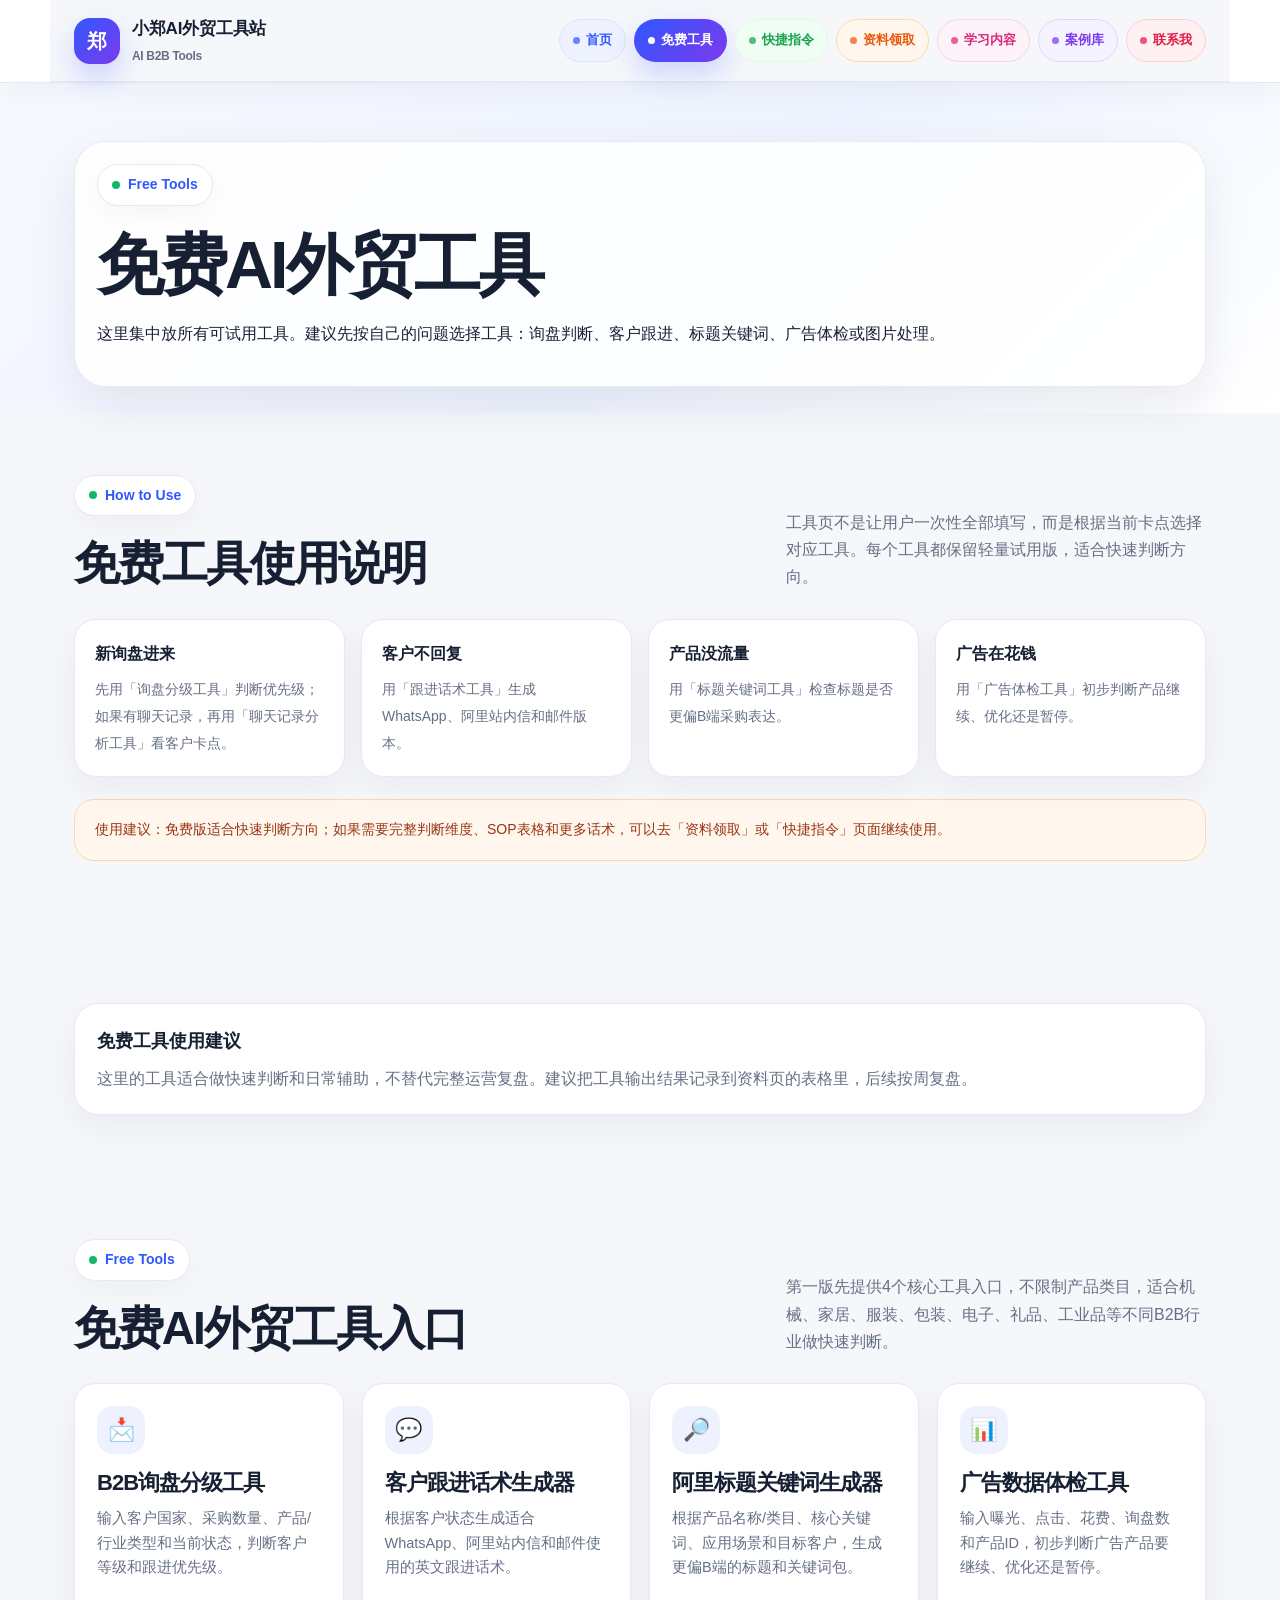
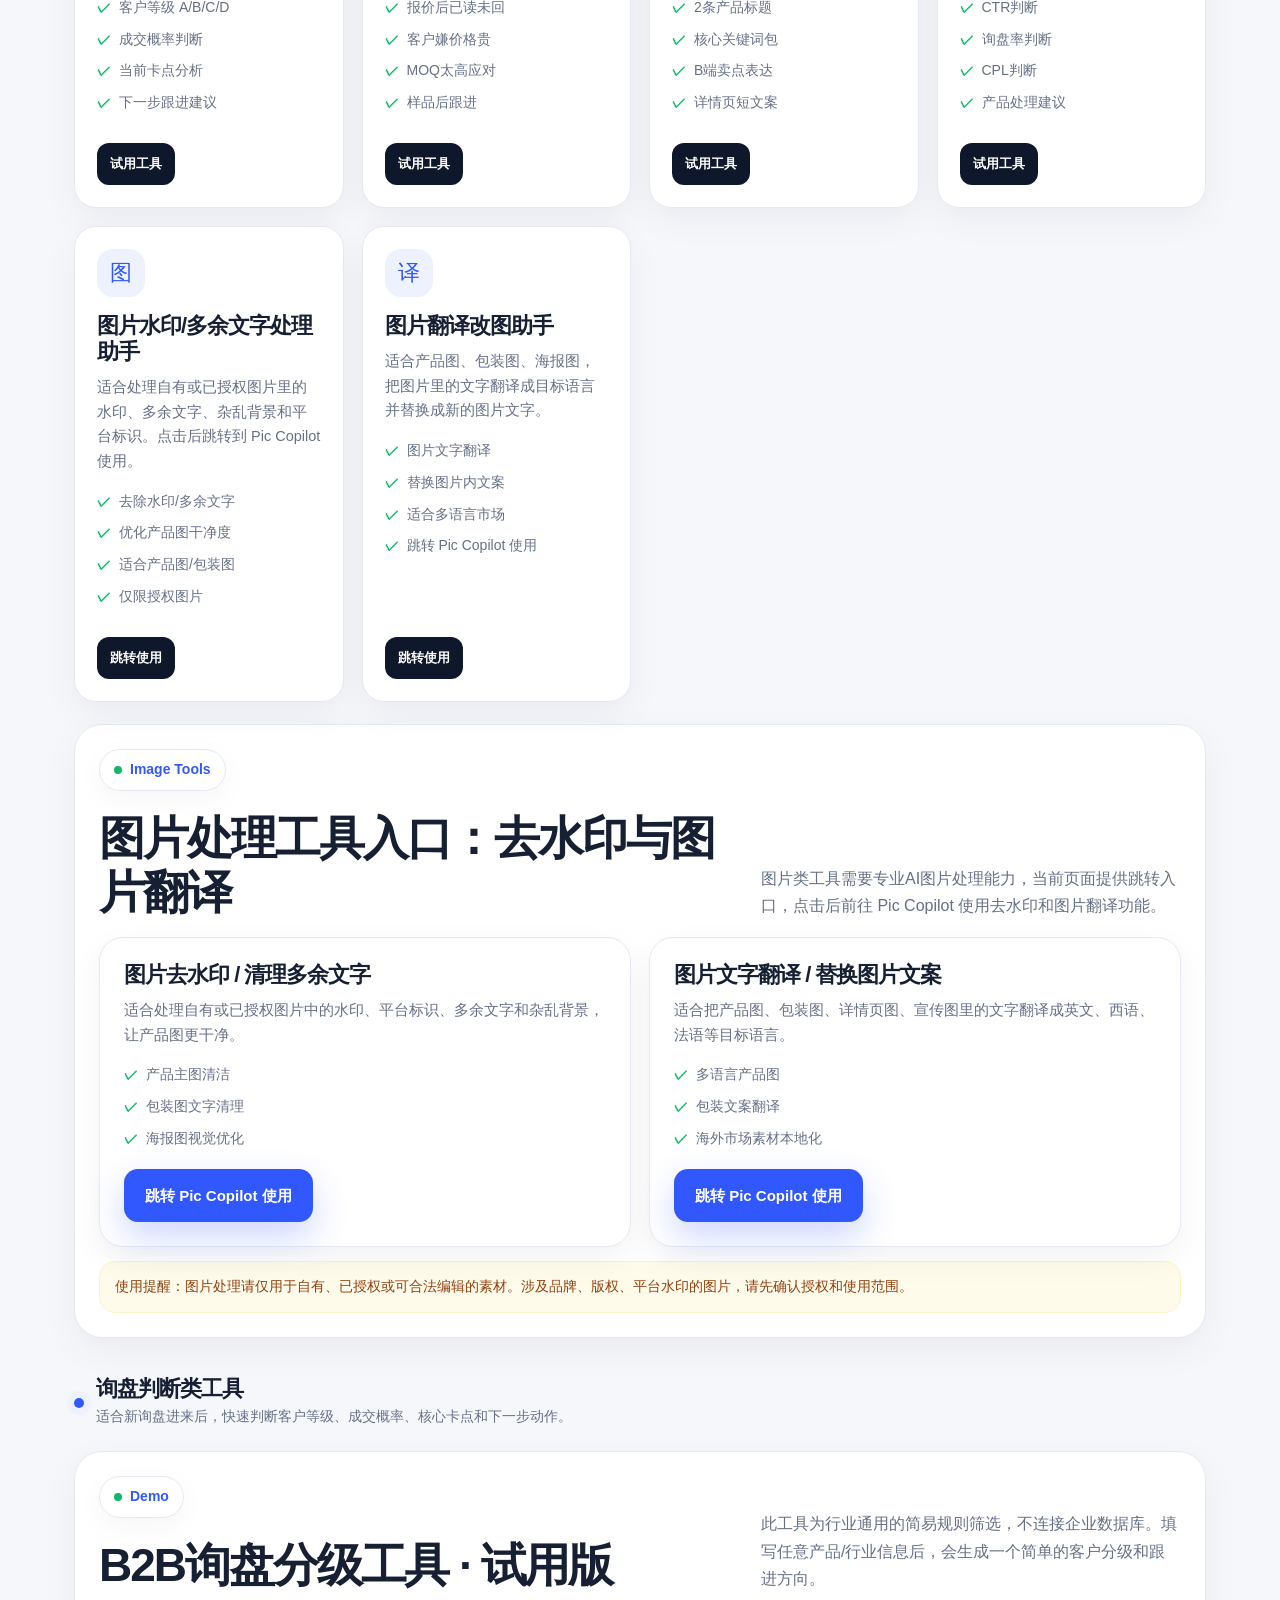
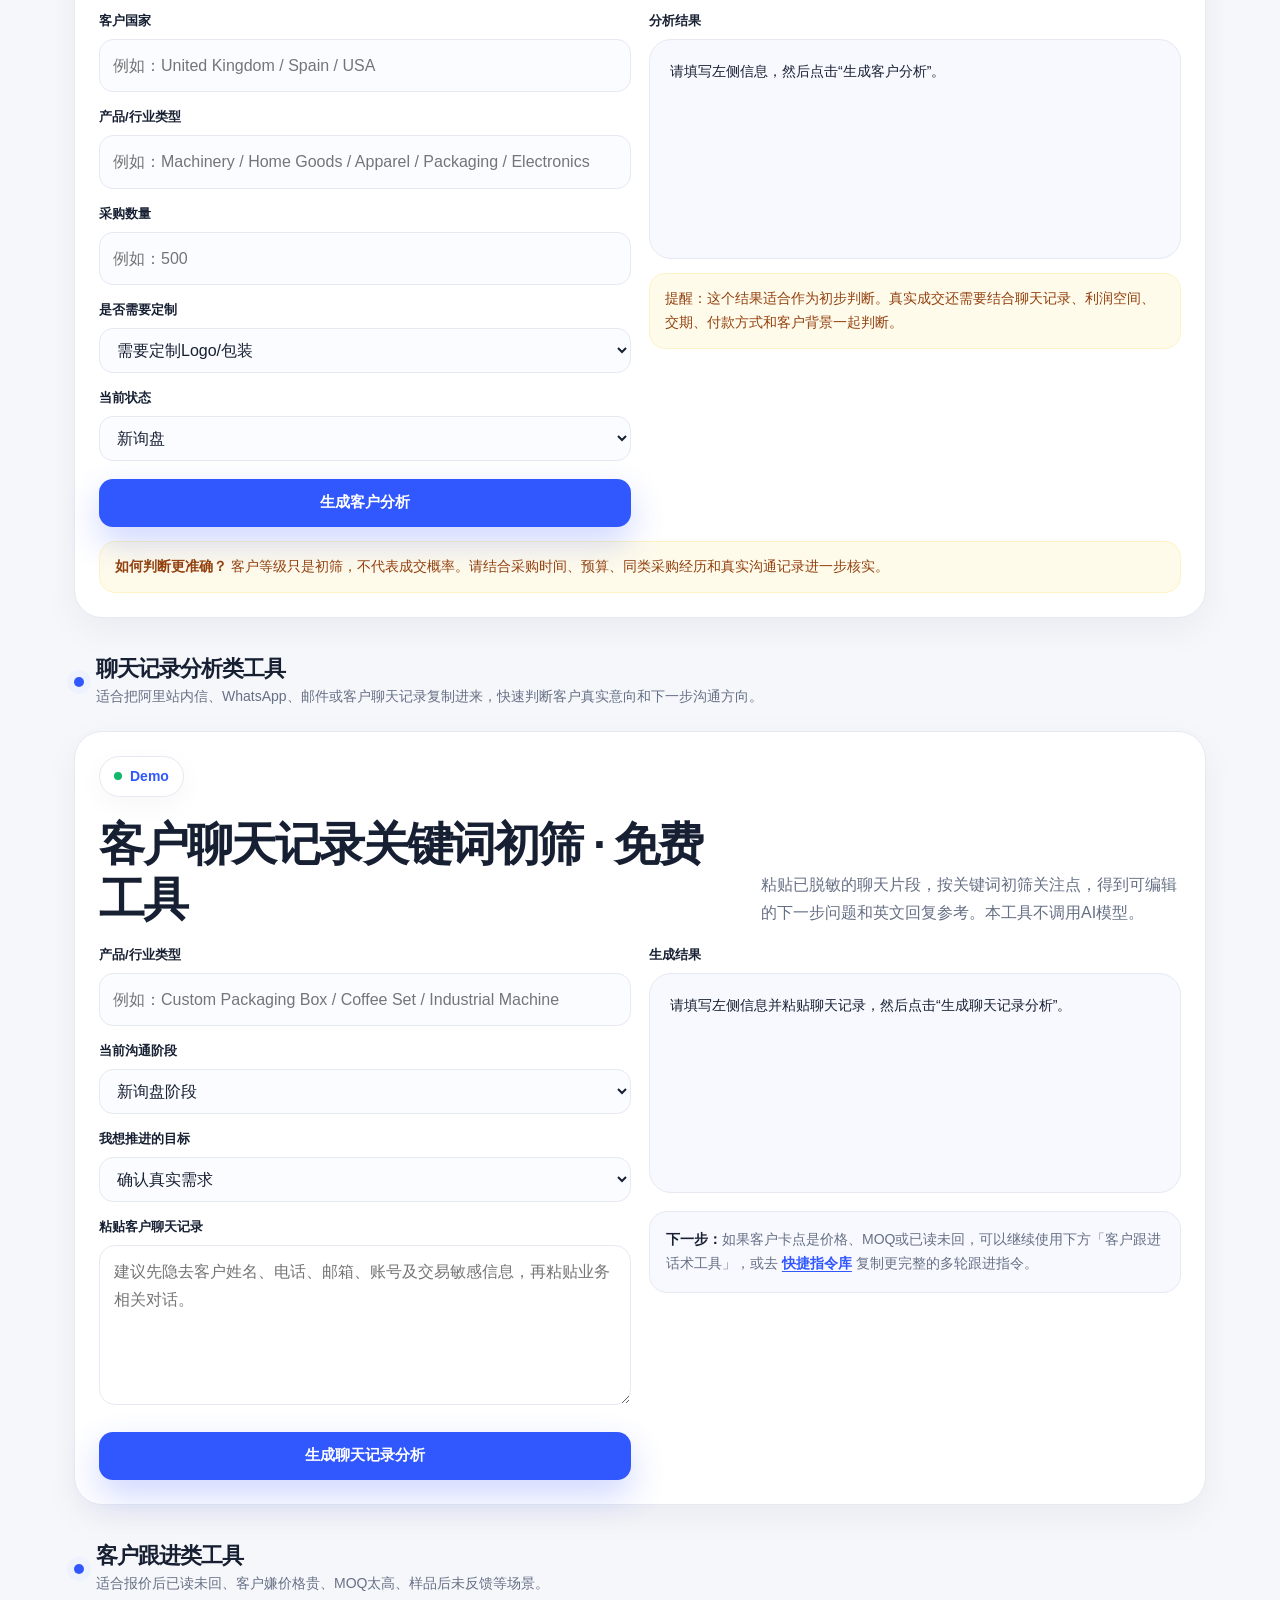
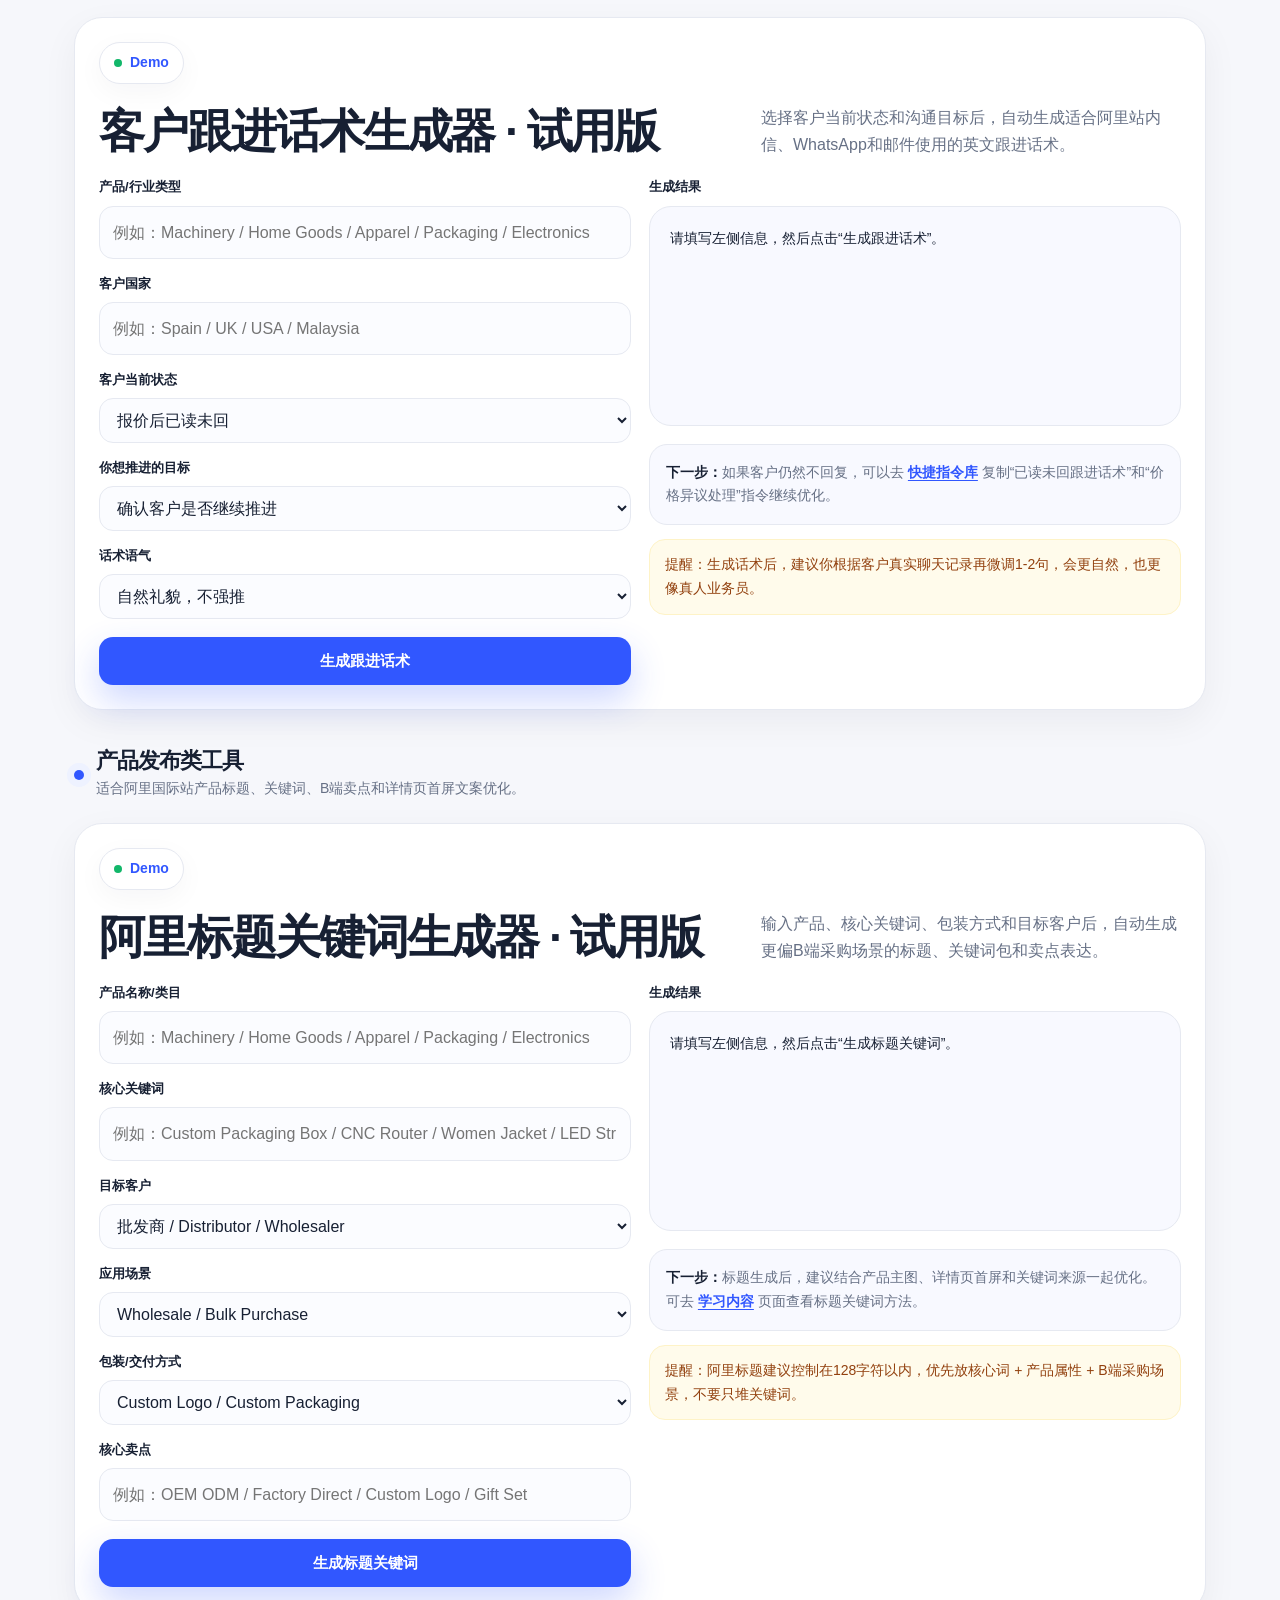
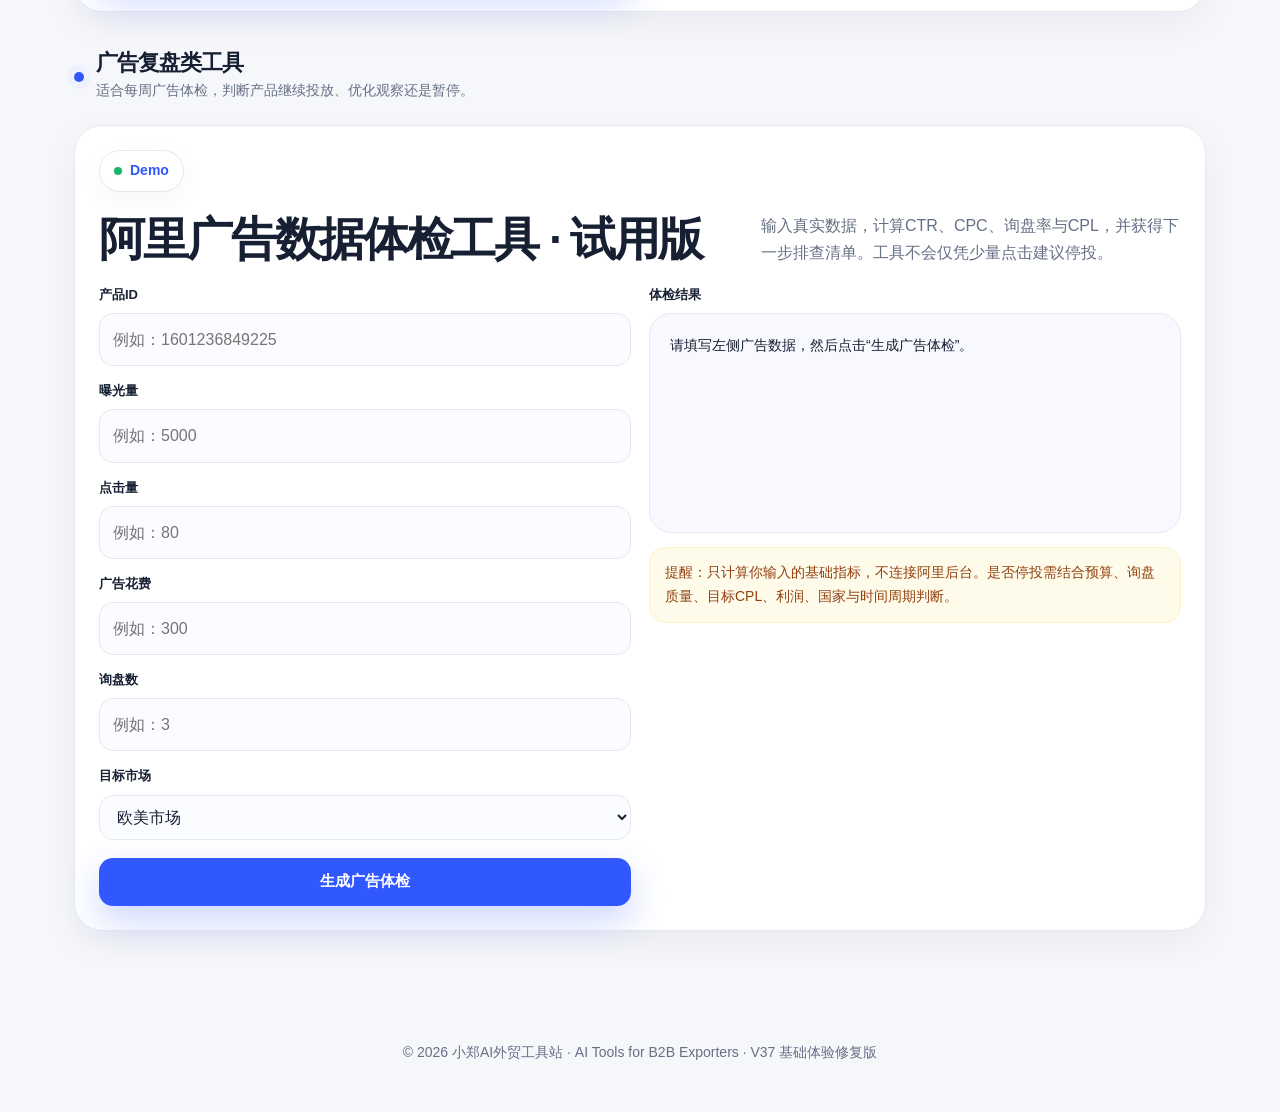
<file: tools.html>
<!DOCTYPE html>

<html lang="zh-CN">
<head>
<meta charset="utf-8"/>
<meta content="width=device-width, initial-scale=1.0" name="viewport"/>
<title>免费AI外贸工具 - 小郑AI外贸工具站</title>
<style>

    :root {
      --bg: #f6f7fb;
      --card: #ffffff;
      --text: #172033;
      --muted: #667085;
      --primary: #3157ff;
      --primary-dark: #1838c9;
      --dark: #0f172a;
      --line: #e6e9f1;
      --soft: #eef2ff;
      --success: #12b76a;
      --warning: #ffb020;
      --shadow: 0 18px 50px rgba(16, 24, 40, 0.08);
    }

    * {
      box-sizing: border-box;
    }

    html {
      scroll-behavior: smooth;
    }

    body {
      margin: 0;
      background: var(--bg);
      color: var(--text);
      font-family: -apple-system, BlinkMacSystemFont, "Segoe UI", "PingFang SC", "Microsoft YaHei", Arial, sans-serif;
      line-height: 1.7;
      overflow-x: hidden;
    }

    a {
      color: inherit;
      text-decoration: none;
    }

    .site {
      width: 100%;
      max-width: 1180px;
      margin-left: auto;
      margin-right: auto;
      padding-left: 24px;
      padding-right: 24px;
    }

    .nav {
      position: sticky;
      top: 0;
      z-index: 20;
      background: rgba(246, 247, 251, 0.95);
      backdrop-filter: blur(18px);
      border-bottom: 1px solid var(--line);
    }

    .nav-row {
      height: 72px;
      display: flex;
      align-items: center;
      justify-content: space-between;
      gap: 24px;
    }

    .brand {
      display: flex;
      align-items: center;
      gap: 12px;
      font-weight: 900;
      letter-spacing: -0.02em;
      white-space: nowrap;
    }

    .brand-logo {
      width: 40px;
      height: 40px;
      border-radius: 14px;
      background: linear-gradient(135deg, #3157ff, #7c3aed);
      color: #fff;
      display: grid;
      place-items: center;
      box-shadow: 0 10px 25px rgba(49, 87, 255, 0.25);
    }

    .nav-links {
      display: flex;
      align-items: center;
      gap: 22px;
      color: var(--muted);
      font-size: 14px;
      font-weight: 700;
    }

    .nav-links a:hover {
      color: var(--primary);
    }

    .nav-cta {
      padding: 10px 16px;
      background: var(--dark);
      color: #fff !important;
      border-radius: 999px;
    }

    .hero {
      padding: 76px 0 56px;
    }

    .hero-grid {
      display: grid;
      grid-template-columns: minmax(0, 1fr) minmax(360px, 0.95fr);
      gap: 56px;
      align-items: center;
    }

    .eyebrow {
      display: inline-flex;
      align-items: center;
      gap: 8px;
      padding: 8px 14px;
      border: 1px solid var(--line);
      border-radius: 999px;
      background: #fff;
      color: var(--primary);
      font-size: 14px;
      font-weight: 800;
      margin-bottom: 20px;
      box-shadow: 0 8px 28px rgba(16, 24, 40, 0.04);
    }

    .dot {
      width: 8px;
      height: 8px;
      background: var(--success);
      border-radius: 50%;
      flex: 0 0 auto;
    }

    h1,
    h2,
    h3 {
      margin: 0;
      line-height: 1.18;
      letter-spacing: -0.045em;
    }

    h1 {
      font-size: clamp(42px, 5.2vw, 70px);
      max-width: 700px;
    }

    h2 {
      font-size: clamp(30px, 4vw, 46px);
    }

    h3 {
      font-size: 22px;
    }

    .gradient-text {
      background: linear-gradient(135deg, #3157ff, #7c3aed);
      -webkit-background-clip: text;
      background-clip: text;
      color: transparent;
    }

    .hero-subtitle {
      margin: 24px 0 30px;
      max-width: 650px;
      color: var(--muted);
      font-size: 18px;
    }

    .actions {
      display: flex;
      flex-wrap: wrap;
      gap: 14px;
      margin-bottom: 26px;
    }

    .btn {
      display: inline-flex;
      align-items: center;
      justify-content: center;
      min-height: 48px;
      padding: 13px 20px;
      border-radius: 14px;
      border: 1px solid transparent;
      font-weight: 900;
      font-size: 15px;
      transition: 0.2s ease;
    }

    .btn-primary {
      background: var(--primary);
      color: #fff;
      box-shadow: 0 15px 35px rgba(49, 87, 255, 0.24);
    }

    .btn-primary:hover {
      background: var(--primary-dark);
      transform: translateY(-2px);
    }

    .btn-light {
      background: #fff;
      border-color: var(--line);
      color: var(--text);
    }

    .btn-light:hover {
      border-color: var(--primary);
      color: var(--primary);
      transform: translateY(-2px);
    }

    .tags {
      display: flex;
      flex-wrap: wrap;
      gap: 10px;
      font-size: 13px;
      color: var(--muted);
    }

    .tag {
      padding: 7px 11px;
      background: #fff;
      border: 1px solid var(--line);
      border-radius: 999px;
    }

    .hero-panel {
      width: 100%;
      background: rgba(255,255,255,0.86);
      border: 1px solid rgba(230,233,241,0.95);
      border-radius: 32px;
      padding: 22px;
      box-shadow: var(--shadow);
    }

    .mock {
      background: var(--dark);
      border-radius: 24px;
      overflow: hidden;
      color: #fff;
    }

    .mock-top {
      height: 44px;
      display: flex;
      align-items: center;
      gap: 7px;
      padding: 0 16px;
      border-bottom: 1px solid rgba(255,255,255,0.1);
    }

    .circle {
      width: 10px;
      height: 10px;
      border-radius: 50%;
      background: rgba(255,255,255,0.35);
    }

    .mock-body {
      padding: 22px;
    }

    .result-card {
      padding: 16px;
      margin-bottom: 14px;
      background: rgba(255,255,255,0.08);
      border: 1px solid rgba(255,255,255,0.12);
      border-radius: 18px;
    }

    .result-card strong {
      display: block;
      margin-bottom: 7px;
    }

    .bar {
      height: 9px;
      margin-top: 10px;
      background: rgba(255,255,255,0.13);
      border-radius: 999px;
      overflow: hidden;
    }

    .bar span {
      display: block;
      height: 100%;
      background: linear-gradient(90deg, var(--warning), var(--success));
      border-radius: 999px;
    }

    .stats {
      display: grid;
      grid-template-columns: repeat(4, minmax(0, 1fr));
      gap: 16px;
      margin-top: 32px;
    }

    .stat {
      background: #fff;
      border: 1px solid var(--line);
      border-radius: 18px;
      padding: 18px 16px;
      box-shadow: 0 10px 30px rgba(16, 24, 40, 0.04);
    }

    .stat-number {
      color: var(--primary);
      font-size: 26px;
      line-height: 1;
      font-weight: 950;
      letter-spacing: -0.04em;
    }

    .stat-label {
      margin-top: 8px;
      color: var(--muted);
      font-size: 13px;
      line-height: 1.45;
    }

    section {
      padding: 62px 0;
    }

    .section-head {
      display: grid;
      grid-template-columns: minmax(0, 1fr) minmax(280px, 420px);
      align-items: end;
      gap: 28px;
      margin-bottom: 28px;
    }

    .section-head p {
      color: var(--muted);
      margin: 0;
    }

    .grid-4 {
      display: grid;
      grid-template-columns: repeat(4, minmax(0, 1fr));
      gap: 18px;
    }

    .card {
      background: var(--card);
      border: 1px solid var(--line);
      border-radius: 22px;
      padding: 22px;
      box-shadow: 0 12px 34px rgba(16, 24, 40, 0.05);
      transition: 0.22s ease;
      display: flex;
      flex-direction: column;
      min-height: 360px;
    }

    .card:hover {
      transform: translateY(-5px);
      box-shadow: var(--shadow);
      border-color: rgba(49, 87, 255, 0.25);
    }

    .icon {
      width: 48px;
      height: 48px;
      border-radius: 16px;
      background: var(--soft);
      color: var(--primary);
      display: grid;
      place-items: center;
      font-size: 22px;
      margin-bottom: 16px;
    }

    .card p {
      color: var(--muted);
      margin: 10px 0 16px;
      font-size: 14.5px;
    }

    .list {
      padding: 0;
      margin: 0 0 20px;
      list-style: none;
      color: var(--muted);
      font-size: 14px;
    }

    .list li {
      display: flex;
      gap: 8px;
      margin-bottom: 8px;
    }

    .list li::before {
      content: "✓";
      color: var(--success);
      font-weight: 900;
    }

    .card-action {
      margin-top: auto;
    }

    .mini-btn {
      display: inline-flex;
      align-items: center;
      padding: 10px 13px;
      border-radius: 12px;
      background: var(--dark);
      color: #fff;
      font-weight: 900;
      font-size: 13px;
    }

    .mini-btn:hover {
      background: var(--primary);
    }

    .demo {
      margin-top: 22px;
      background: #fff;
      border: 1px solid var(--line);
      border-radius: 28px;
      padding: 24px;
      box-shadow: 0 12px 36px rgba(16, 24, 40, 0.05);
    }

    .demo-grid {
      display: grid;
      grid-template-columns: minmax(0, 1fr) minmax(0, 1fr);
      gap: 18px;
      margin-top: 18px;
    }

    label {
      display: block;
      font-weight: 900;
      font-size: 13px;
      margin: 14px 0 7px;
    }

    label:first-child {
      margin-top: 0;
    }

    input,
    select {
      width: 100%;
      border: 1px solid var(--line);
      border-radius: 14px;
      padding: 12px 13px;
      font: inherit;
      background: #fbfcff;
      color: var(--text);
      outline: none;
    }

    input:focus,
    select:focus {
      border-color: var(--primary);
      box-shadow: 0 0 0 4px rgba(49, 87, 255, 0.08);
      background: #fff;
    }

    .output {
      min-height: 220px;
      white-space: pre-line;
      background: var(--dark);
      color: #fff;
      border-radius: 22px;
      padding: 20px;
      font-size: 14px;
    }

    .notice {
      margin-top: 14px;
      padding: 13px 15px;
      background: #fffbeb;
      border: 1px solid #fef3c7;
      border-radius: 16px;
      color: #92400e;
      font-size: 14px;
    }

    .split {
      display: grid;
      grid-template-columns: minmax(0, 0.9fr) minmax(0, 1.1fr);
      gap: 24px;
    }

    .panel {
      background: #fff;
      border: 1px solid var(--line);
      border-radius: 28px;
      padding: 28px;
      box-shadow: 0 12px 36px rgba(16, 24, 40, 0.05);
    }

    .panel p {
      color: var(--muted);
    }

    .steps {
      display: grid;
      gap: 14px;
    }

    .step {
      display: flex;
      gap: 14px;
      background: #fafbff;
      border: 1px solid var(--line);
      border-radius: 18px;
      padding: 16px;
    }

    .step-num {
      flex: 0 0 auto;
      width: 34px;
      height: 34px;
      border-radius: 12px;
      background: var(--primary);
      color: #fff;
      display: grid;
      place-items: center;
      font-weight: 950;
    }

    .step span {
      color: var(--muted);
      font-size: 14px;
    }

    .pricing {
      display: grid;
      grid-template-columns: repeat(3, minmax(0, 1fr));
      gap: 18px;
    }

    .price-card {
      background: #fff;
      border: 1px solid var(--line);
      border-radius: 28px;
      padding: 28px;
      box-shadow: 0 12px 36px rgba(16, 24, 40, 0.05);
    }

    .price-card.featured {
      border-color: rgba(49,87,255,0.36);
      box-shadow: var(--shadow);
    }

    .badge {
      display: inline-flex;
      padding: 6px 10px;
      border-radius: 999px;
      background: var(--soft);
      color: var(--primary);
      font-weight: 900;
      font-size: 12px;
      margin-bottom: 14px;
    }

    .price {
      margin: 14px 0;
      font-size: 36px;
      font-weight: 950;
      letter-spacing: -0.05em;
    }

    .price small {
      font-size: 14px;
      color: var(--muted);
      font-weight: 700;
      letter-spacing: 0;
    }

    .price-card ul {
      padding: 0;
      margin: 18px 0 24px;
      list-style: none;
      color: var(--muted);
      font-size: 14px;
    }

    .price-card li {
      display: flex;
      gap: 8px;
      margin-bottom: 10px;
    }

    .price-card li::before {
      content: "•";
      color: var(--primary);
      font-weight: 900;
    }

    .contact-box {
      background: linear-gradient(135deg, #111827, #182152);
      color: #fff;
      border-radius: 34px;
      padding: 44px;
      display: grid;
      grid-template-columns: minmax(0, 1.1fr) minmax(280px, 0.9fr);
      gap: 30px;
      align-items: center;
      box-shadow: 0 24px 60px rgba(17, 24, 39, 0.2);
    }

    .contact-box p {
      color: rgba(255,255,255,0.75);
    }

    .contact-card {
      background: rgba(255,255,255,0.08);
      border: 1px solid rgba(255,255,255,0.14);
      border-radius: 24px;
      padding: 22px;
    }

    .contact-row {
      padding: 13px 0;
      border-bottom: 1px solid rgba(255,255,255,0.1);
    }

    .contact-row:last-child {
      border-bottom: 0;
    }

    .contact-row strong {
      display: block;
      margin-bottom: 3px;
    }

    .contact-row span {
      color: rgba(255,255,255,0.72);
      font-size: 14px;
    }

    footer {
      padding: 34px 0;
      color: var(--muted);
      font-size: 14px;
      text-align: center;
    }


    .scenario-grid {
      display: grid;
      grid-template-columns: repeat(3, minmax(0, 1fr));
      gap: 18px;
    }

    .scenario-card,
    .article-card,
    .case-card,
    .faq-card {
      background: #fff;
      border: 1px solid var(--line);
      border-radius: 24px;
      padding: 24px;
      box-shadow: 0 12px 34px rgba(16, 24, 40, 0.05);
    }

    .scenario-card h3,
    .article-card h3,
    .case-card h3,
    .faq-card h3 {
      margin-bottom: 10px;
    }

    .scenario-card p,
    .article-card p,
    .case-card p,
    .faq-card p {
      color: var(--muted);
      margin: 0;
      font-size: 14.5px;
    }

    .article-grid {
      display: grid;
      grid-template-columns: repeat(3, minmax(0, 1fr));
      gap: 18px;
    }

    .article-meta {
      display: inline-flex;
      margin-bottom: 12px;
      padding: 6px 10px;
      border-radius: 999px;
      background: var(--soft);
      color: var(--primary);
      font-size: 12px;
      font-weight: 900;
    }

    .case-grid {
      display: grid;
      grid-template-columns: repeat(3, minmax(0, 1fr));
      gap: 18px;
    }

    .case-kpi {
      display: grid;
      grid-template-columns: repeat(2, minmax(0, 1fr));
      gap: 10px;
      margin-top: 18px;
    }

    .case-kpi div {
      background: #f8f9ff;
      border: 1px solid var(--line);
      border-radius: 16px;
      padding: 12px;
    }

    .case-kpi strong {
      display: block;
      color: var(--primary);
      font-size: 20px;
      line-height: 1.1;
    }

    .case-kpi span {
      color: var(--muted);
      font-size: 12px;
    }

    .roadmap {
      display: grid;
      grid-template-columns: repeat(4, minmax(0, 1fr));
      gap: 14px;
    }

    .roadmap-item {
      background: #fff;
      border: 1px solid var(--line);
      border-radius: 22px;
      padding: 20px;
      box-shadow: 0 12px 34px rgba(16, 24, 40, 0.04);
    }

    .roadmap-item strong {
      display: block;
      margin-bottom: 8px;
      font-size: 17px;
    }

    .roadmap-item span {
      color: var(--muted);
      font-size: 14px;
    }

    .faq-grid {
      display: grid;
      grid-template-columns: repeat(2, minmax(0, 1fr));
      gap: 18px;
    }

    .cta-strip {
      background: #fff;
      border: 1px solid var(--line);
      border-radius: 30px;
      padding: 34px;
      display: grid;
      grid-template-columns: minmax(0, 1fr) auto;
      gap: 24px;
      align-items: center;
      box-shadow: var(--shadow);
    }

    .cta-strip p {
      color: var(--muted);
      margin: 12px 0 0;
    }

    .check-list {
      padding: 0;
      margin: 16px 0 0;
      list-style: none;
      color: var(--muted);
      font-size: 14px;
    }

    .check-list li {
      display: flex;
      gap: 8px;
      margin-bottom: 8px;
    }

    .check-list li::before {
      content: "✓";
      color: var(--success);
      font-weight: 900;
    }


    .locked-box {
      margin-top: 18px;
      background: linear-gradient(135deg, #101828, #1d2b6c);
      color: #fff;
      border-radius: 24px;
      padding: 24px;
      display: grid;
      grid-template-columns: minmax(0, 1fr) auto;
      gap: 20px;
      align-items: center;
      box-shadow: 0 18px 45px rgba(16, 24, 40, 0.14);
    }

    .locked-box h3 {
      margin-bottom: 8px;
    }

    .locked-box p {
      color: rgba(255,255,255,0.76);
      margin: 0;
      font-size: 14.5px;
    }

    .locked-tags {
      display: flex;
      flex-wrap: wrap;
      gap: 8px;
      margin-top: 14px;
    }

    .locked-tags span {
      padding: 6px 10px;
      border-radius: 999px;
      background: rgba(255,255,255,0.1);
      border: 1px solid rgba(255,255,255,0.14);
      font-size: 12px;
      color: rgba(255,255,255,0.82);
    }


    .image-preview {
      margin-top: 12px;
      width: 100%;
      min-height: 160px;
      border: 1px dashed var(--line);
      border-radius: 18px;
      background: #fbfcff;
      display: grid;
      place-items: center;
      overflow: hidden;
      color: var(--muted);
      font-size: 14px;
      text-align: center;
      padding: 12px;
    }

    .image-preview img {
      max-width: 100%;
      max-height: 260px;
      display: block;
      border-radius: 14px;
    }

    .tool-disclaimer {
      margin-top: 16px;
      padding: 14px 16px;
      background: #fff7ed;
      border: 1px solid #fed7aa;
      border-radius: 18px;
      color: #9a3412;
      font-size: 14px;
    }


    .resource-grid {
      display: grid;
      grid-template-columns: repeat(4, minmax(0, 1fr));
      gap: 18px;
    }

    .resource-card {
      background: #fff;
      border: 1px solid var(--line);
      border-radius: 24px;
      padding: 24px;
      box-shadow: 0 12px 34px rgba(16, 24, 40, 0.05);
      display: flex;
      flex-direction: column;
      min-height: 285px;
    }

    .resource-card h3 {
      margin-bottom: 10px;
    }

    .resource-card p {
      color: var(--muted);
      margin: 0 0 16px;
      font-size: 14.5px;
    }

    .resource-card .card-action {
      margin-top: auto;
    }

    .resource-label {
      display: inline-flex;
      width: fit-content;
      margin-bottom: 12px;
      padding: 6px 10px;
      border-radius: 999px;
      background: var(--soft);
      color: var(--primary);
      font-size: 12px;
      font-weight: 900;
    }

    .contact-highlight {
      display: grid;
      grid-template-columns: repeat(3, minmax(0, 1fr));
      gap: 14px;
      margin-top: 20px;
    }

    .contact-highlight div {
      background: rgba(255,255,255,0.08);
      border: 1px solid rgba(255,255,255,0.14);
      border-radius: 18px;
      padding: 16px;
    }

    .contact-highlight strong {
      display: block;
      margin-bottom: 4px;
    }

    .contact-highlight span {
      color: rgba(255,255,255,0.72);
      font-size: 13px;
    }


    .learning-path-grid {
      display: grid;
      grid-template-columns: repeat(4, minmax(0, 1fr));
      gap: 16px;
      margin-bottom: 28px;
    }

    .learning-step {
      background: #fff;
      border: 1px solid var(--line);
      border-radius: 22px;
      padding: 22px;
      box-shadow: 0 12px 34px rgba(16, 24, 40, 0.05);
    }

    .learning-step strong {
      display: block;
      font-size: 18px;
      margin-bottom: 8px;
    }

    .learning-step span {
      color: var(--muted);
      font-size: 14px;
    }

    .article-card.featured-article {
      border-color: rgba(49,87,255,0.3);
      box-shadow: var(--shadow);
    }

    .article-actions {
      margin-top: 18px;
      display: flex;
      flex-wrap: wrap;
      gap: 10px;
    }

    .article-actions a {
      display: inline-flex;
      padding: 9px 12px;
      border-radius: 12px;
      background: var(--dark);
      color: #fff;
      font-weight: 900;
      font-size: 13px;
    }

    .article-actions a.secondary {
      background: #fff;
      color: var(--primary);
      border: 1px solid var(--line);
    }

    .case-card.detailed {
      display: flex;
      flex-direction: column;
      min-height: 420px;
    }

    .case-flow {
      display: grid;
      gap: 10px;
      margin-top: 16px;
    }

    .case-flow div {
      background: #f8f9ff;
      border: 1px solid var(--line);
      border-radius: 16px;
      padding: 12px;
    }

    .case-flow strong {
      display: block;
      margin-bottom: 4px;
      color: var(--text);
      font-size: 14px;
    }

    .case-flow span {
      color: var(--muted);
      font-size: 13px;
    }

    .case-tag-row {
      display: flex;
      flex-wrap: wrap;
      gap: 8px;
      margin-top: auto;
      padding-top: 18px;
    }

    .case-tag-row span {
      padding: 6px 10px;
      border-radius: 999px;
      background: var(--soft);
      color: var(--primary);
      font-size: 12px;
      font-weight: 900;
    }

    .content-note {
      background: #fff;
      border: 1px solid var(--line);
      border-radius: 26px;
      padding: 26px;
      margin-top: 22px;
      box-shadow: 0 12px 34px rgba(16, 24, 40, 0.05);
    }

    .content-note p {
      color: var(--muted);
      margin: 10px 0 0;
    }


    .prompt-grid {
      display: grid;
      grid-template-columns: repeat(3, minmax(0, 1fr));
      gap: 18px;
    }

    .prompt-card {
      background: #fff;
      border: 1px solid var(--line);
      border-radius: 24px;
      padding: 24px;
      box-shadow: 0 12px 34px rgba(16, 24, 40, 0.05);
      display: flex;
      flex-direction: column;
      min-height: 360px;
    }

    .prompt-card h3 {
      margin-bottom: 10px;
    }

    .prompt-card p {
      color: var(--muted);
      margin: 0 0 14px;
      font-size: 14.5px;
    }

    .prompt-box {
      background: #0f172a;
      color: #fff;
      border-radius: 18px;
      padding: 16px;
      font-size: 13px;
      line-height: 1.7;
      white-space: pre-line;
      margin-top: 10px;
      flex: 1;
    }

    .copy-btn {
      margin-top: 14px;
      width: fit-content;
      border: 0;
      border-radius: 12px;
      padding: 10px 13px;
      background: var(--primary);
      color: #fff;
      font-weight: 900;
      cursor: pointer;
      font: inherit;
      font-size: 13px;
    }

    .copy-btn:hover {
      background: var(--primary-dark);
    }

    .prompt-category {
      display: inline-flex;
      width: fit-content;
      margin-bottom: 12px;
      padding: 6px 10px;
      border-radius: 999px;
      background: var(--soft);
      color: var(--primary);
      font-size: 12px;
      font-weight: 900;
    }

    .prompt-note {
      background: #fff;
      border: 1px solid var(--line);
      border-radius: 26px;
      padding: 26px;
      margin-top: 22px;
      box-shadow: 0 12px 34px rgba(16, 24, 40, 0.05);
    }

    .prompt-note p {
      color: var(--muted);
      margin: 10px 0 0;
    }


    .page-hero {
      padding: 58px 0 26px;
      background: linear-gradient(135deg, #f7f9ff 0%, #eef3ff 55%, #ffffff 100%);
    }

    .page-hero .hero-panel {
      min-height: auto;
    }

    .home-shortcuts {
      display: grid;
      grid-template-columns: repeat(4, minmax(0, 1fr));
      gap: 18px;
      margin-top: 28px;
    }

    .shortcut-card {
      background: #fff;
      border: 1px solid var(--line);
      border-radius: 24px;
      padding: 24px;
      box-shadow: 0 12px 34px rgba(16, 24, 40, 0.05);
    }

    .shortcut-card h3 {
      margin: 10px 0 8px;
    }

    .shortcut-card p {
      color: var(--muted);
      margin: 0 0 18px;
      font-size: 14.5px;
    }

    .shortcut-icon {
      width: 42px;
      height: 42px;
      border-radius: 14px;
      display: grid;
      place-items: center;
      background: var(--soft);
      color: var(--primary);
      font-weight: 900;
    }

    .home-section {
      padding: 50px 0;
    }

    .home-mini-grid {
      display: grid;
      grid-template-columns: repeat(3, minmax(0, 1fr));
      gap: 18px;
      margin-top: 22px;
    }

    .home-mini-card {
      background: #fff;
      border: 1px solid var(--line);
      border-radius: 22px;
      padding: 22px;
      box-shadow: 0 12px 34px rgba(16, 24, 40, 0.05);
    }

    .home-mini-card p {
      color: var(--muted);
      margin: 8px 0 0;
      font-size: 14px;
    }

    @media (max-width: 1050px) {
      .home-shortcuts,
      .home-mini-grid {
        grid-template-columns: repeat(2, minmax(0, 1fr));
      }
    }

    @media (max-width: 720px) {
      .home-shortcuts,
      .home-mini-grid {
        grid-template-columns: 1fr;
      }
    }

    @media (max-width: 1050px) {
      .hero-grid,
      .split,
      .contact-box,
      .locked-box {
        grid-template-columns: 1fr;
      }

      .hero-panel {
        max-width: 760px;
      }

      .grid-4,
      .scenario-grid,
      .article-grid,
      .case-grid,
      .resource-grid,
      .contact-highlight,
      .learning-path-grid,
      .prompt-grid,
      .roadmap {
        grid-template-columns: repeat(2, minmax(0, 1fr));
      }
    }

    @media (max-width: 900px) {
      .section-head,
      .cta-strip {
        grid-template-columns: 1fr;
      }

      .pricing,
      .faq-grid {
        grid-template-columns: 1fr;
      }
    }

    @media (max-width: 720px) {
      .site {
        padding-left: 16px;
        padding-right: 16px;
      }

      .nav-row {
        height: auto;
        padding: 14px 0;
      }

      .nav-links {
        display: none;
      }

      .hero {
        padding-top: 48px;
      }

      .stats,
      .grid-4,
      .scenario-grid,
      .article-grid,
      .case-grid,
      .resource-grid,
      .contact-highlight,
      .learning-path-grid,
      .prompt-grid,
      .roadmap,
      .demo-grid {
        grid-template-columns: 1fr;
      }

      .contact-box {
        padding: 28px;
      }
    }
  
  
    header {
      background: rgba(255,255,255,0.92);
      backdrop-filter: blur(16px);
      border-bottom: 1px solid rgba(226, 232, 240, 0.9);
      position: sticky;
      top: 0;
      z-index: 50;
      box-shadow: 0 10px 30px rgba(15, 23, 42, 0.04);
    }

    .nav {
      min-height: 82px;
      display: flex;
      align-items: center;
      justify-content: space-between;
      gap: 24px;
    }

    .brand {
      display: flex;
      align-items: center;
      gap: 12px;
      flex: 0 0 auto;
    }

    .brand-logo {
      width: 46px;
      height: 46px;
      border-radius: 16px;
      background: linear-gradient(135deg, #3157ff, #7c3aed);
      color: #fff;
      display: grid;
      place-items: center;
      font-weight: 900;
      font-size: 20px;
      box-shadow: 0 14px 28px rgba(49, 87, 255, 0.22);
    }

    .brand strong {
      display: block;
      font-size: 17px;
      letter-spacing: -0.2px;
    }

    .brand span {
      display: block;
      font-size: 12px;
      color: var(--muted);
      margin-top: 2px;
    }

    nav {
      display: flex;
      align-items: center;
      justify-content: flex-end;
      gap: 8px;
      flex-wrap: wrap;
    }

    nav a {
      position: relative;
      display: inline-flex;
      align-items: center;
      gap: 6px;
      padding: 9px 13px;
      border-radius: 999px;
      font-size: 13px;
      font-weight: 900;
      color: #334155;
      border: 1px solid transparent;
      transition: 0.18s ease;
      white-space: nowrap;
    }

    nav a::before {
      content: "";
      width: 7px;
      height: 7px;
      border-radius: 999px;
      background: currentColor;
      opacity: 0.72;
    }

    nav a:nth-child(1) {
      background: #eef2ff;
      color: #3157ff;
      border-color: #dbe4ff;
    }

    nav a:nth-child(2) {
      background: #ecfeff;
      color: #0891b2;
      border-color: #cffafe;
    }

    nav a:nth-child(3) {
      background: #f0fdf4;
      color: #16a34a;
      border-color: #dcfce7;
    }

    nav a:nth-child(4) {
      background: #fff7ed;
      color: #ea580c;
      border-color: #fed7aa;
    }

    nav a:nth-child(5) {
      background: #fdf2f8;
      color: #db2777;
      border-color: #fbcfe8;
    }

    nav a:nth-child(6) {
      background: #f5f3ff;
      color: #7c3aed;
      border-color: #ddd6fe;
    }

    nav a:nth-child(7) {
      background: #fff1f2;
      color: #e11d48;
      border-color: #fecdd3;
    }

    nav a:nth-child(8) {
      background: #f8fafc;
      color: #475569;
      border-color: #e2e8f0;
    }

    nav a:hover {
      transform: translateY(-2px);
      box-shadow: 0 10px 20px rgba(15, 23, 42, 0.08);
      filter: saturate(1.08);
    }

    nav a.active {
      color: #fff !important;
      border-color: transparent !important;
      background: linear-gradient(135deg, #3157ff, #7c3aed) !important;
      box-shadow: 0 12px 28px rgba(49, 87, 255, 0.22);
    }

    nav a.active::before {
      background: #fff;
      opacity: 1;
    }

    @media (max-width: 1050px) {
      .nav {
        align-items: flex-start;
        flex-direction: column;
        padding: 14px 0;
      }

      nav {
        width: 100%;
        justify-content: flex-start;
      }
    }

    @media (max-width: 720px) {
      header {
        position: static;
      }

      nav {
        gap: 7px;
      }

      nav a {
        font-size: 12px;
        padding: 8px 10px;
      }

      .brand-logo {
        width: 42px;
        height: 42px;
      }
    }

  
    .tools-guide {
      display: grid;
      grid-template-columns: repeat(4, minmax(0, 1fr));
      gap: 16px;
      margin-top: 24px;
    }

    .guide-card {
      background: #fff;
      border: 1px solid var(--line);
      border-radius: 22px;
      padding: 20px;
      box-shadow: 0 12px 34px rgba(16, 24, 40, 0.05);
    }

    .guide-card strong {
      display: block;
      margin-bottom: 8px;
      font-size: 16px;
    }

    .guide-card span {
      color: var(--muted);
      font-size: 14px;
      line-height: 1.65;
    }

    .tool-section-label {
      margin: 38px 0 16px;
      display: flex;
      align-items: center;
      gap: 12px;
    }

    .tool-section-label span {
      width: 10px;
      height: 10px;
      border-radius: 999px;
      background: var(--primary);
      box-shadow: 0 0 0 7px var(--soft);
    }

    .tool-section-label h3 {
      font-size: 22px;
      margin: 0;
    }

    .tool-section-label p {
      margin: 3px 0 0;
      color: var(--muted);
      font-size: 14px;
    }

    .tool-next {
      margin-top: 18px;
      padding: 16px;
      background: #f8f9ff;
      border: 1px solid var(--line);
      border-radius: 18px;
      color: var(--muted);
      font-size: 14px;
      line-height: 1.7;
    }

    .tool-next strong {
      color: var(--text);
    }

    .tool-next a {
      font-weight: 900;
      color: var(--primary);
      text-decoration: underline;
      text-underline-offset: 3px;
    }

    .result-grid {
      display: grid;
      grid-template-columns: repeat(2, minmax(0, 1fr));
      gap: 12px;
      margin-top: 10px;
    }

    .result-card {
      background: #fff;
      border: 1px solid var(--line);
      border-radius: 16px;
      padding: 14px;
    }

    .result-card strong {
      display: block;
      color: var(--text);
      margin-bottom: 6px;
      font-size: 13px;
    }

    .result-card span {
      color: var(--muted);
      font-size: 13px;
      white-space: pre-line;
      line-height: 1.65;
    }

    .output.enhanced-output {
      background: #f8f9ff;
      color: var(--text);
      border: 1px solid var(--line);
    }

    .image-entry-grid {
      display: grid;
      grid-template-columns: repeat(2, minmax(0, 1fr));
      gap: 18px;
      margin-top: 18px;
    }

    .image-entry-card {
      background: #fff;
      border: 1px solid var(--line);
      border-radius: 24px;
      padding: 24px;
      box-shadow: 0 12px 34px rgba(16, 24, 40, 0.05);
    }

    .image-entry-card h3 {
      margin-bottom: 10px;
    }

    .image-entry-card p {
      color: var(--muted);
      margin: 0 0 18px;
      font-size: 14.5px;
    }

    .tool-page-notice {
      background: #fff7ed;
      border: 1px solid #fed7aa;
      color: #9a3412;
      border-radius: 20px;
      padding: 18px 20px;
      margin-top: 22px;
      line-height: 1.7;
      font-size: 14px;
    }

    @media (max-width: 1050px) {
      .tools-guide,
      .image-entry-grid,
      .result-grid {
        grid-template-columns: repeat(2, minmax(0, 1fr));
      }
    }

    @media (max-width: 720px) {
      .tools-guide,
      .image-entry-grid,
      .result-grid {
        grid-template-columns: 1fr;
      }
    }

  
    textarea {
      width: 100%;
      min-height: 160px;
      border: 1px solid var(--line);
      border-radius: 16px;
      padding: 12px 14px;
      font: inherit;
      color: var(--text);
      background: #fff;
      resize: vertical;
      outline: none;
    }

    textarea:focus {
      border-color: rgba(49,87,255,0.55);
      box-shadow: 0 0 0 4px rgba(49,87,255,0.08);
    }

    .priority-badge {
      display: inline-flex;
      align-items: center;
      width: fit-content;
      padding: 6px 10px;
      border-radius: 999px;
      background: #fff7ed;
      color: #ea580c;
      font-size: 12px;
      font-weight: 900;
      margin-bottom: 10px;
    }

  
    nav a:nth-child(9){background:#ecfdf5;color:#059669;border-color:#bbf7d0;}
    .purchase-grid{display:grid;grid-template-columns:repeat(2,minmax(0,1fr));gap:22px;margin-top:24px}
    .purchase-card{background:#fff;border:1px solid var(--line);border-radius:28px;padding:28px;box-shadow:0 16px 44px rgba(16,24,40,.06);display:flex;flex-direction:column}
    .purchase-card.featured{border-color:rgba(49,87,255,.36);box-shadow:var(--shadow);position:relative;overflow:hidden}
    .purchase-card.featured:before{content:"推荐";position:absolute;top:18px;right:-36px;width:140px;text-align:center;transform:rotate(36deg);background:linear-gradient(135deg,#3157ff,#7c3aed);color:#fff;font-size:12px;font-weight:900;padding:6px 0}
    .purchase-price{font-size:38px;font-weight:950;color:var(--text);margin:12px 0;letter-spacing:-1px}
    .purchase-price small{font-size:15px;color:var(--muted);font-weight:800}
    .agent-list{display:grid;grid-template-columns:repeat(3,minmax(0,1fr));gap:10px;margin-top:18px}
    .agent-list div{padding:12px 14px;border:1px solid var(--line);background:#f8f9ff;border-radius:16px;font-weight:800}
    .notice-box{background:#fff7ed;border:1px solid #fed7aa;color:#9a3412;border-radius:22px;padding:22px;margin-top:22px;line-height:1.8}
    .process-grid{display:grid;grid-template-columns:repeat(5,minmax(0,1fr));gap:14px;margin-top:22px}
    .process-step{background:#fff;border:1px solid var(--line);border-radius:20px;padding:18px;box-shadow:0 12px 34px rgba(16,24,40,.05)}
    .process-step strong{display:block;color:var(--primary);margin-bottom:8px}.process-step span{color:var(--muted);font-size:13.5px}
    .confirm-form{background:#fff;border:1px solid var(--line);border-radius:28px;padding:28px;box-shadow:var(--shadow);margin-top:22px}
    .checkbox-row{display:flex;gap:10px;align-items:flex-start;margin:12px 0;color:var(--muted);font-size:14px;line-height:1.65}.checkbox-row input{width:auto;margin-top:5px}
    .buy-output{margin-top:18px;background:#0f172a;color:#fff;border-radius:18px;padding:18px;white-space:pre-line;line-height:1.75;font-size:14px}
    @media(max-width:1050px){.purchase-grid,.process-grid,.agent-list{grid-template-columns:repeat(2,minmax(0,1fr))}}
    @media(max-width:720px){.purchase-grid,.process-grid,.agent-list{grid-template-columns:1fr}}

  
    .note-card {
      background: #fff;
      border: 1px solid var(--line);
      border-radius: 24px;
      padding: 22px;
      box-shadow: 0 12px 34px rgba(16,24,40,.05);
      color: var(--muted);
      margin-top: 18px;
    }

    .note-card strong {
      display: block;
      color: var(--text);
      font-size: 18px;
      margin-bottom: 8px;
    }

    .note-card p {
      margin: 0;
    }

  </style>
</head>
<body>
<header>
<div class="site nav">
<div class="brand">
<div class="brand-logo">郑</div>
<div>
<strong>小郑AI外贸工具站</strong>
<span>AI B2B Tools</span>
</div>
</div>
<nav>
<a href="index.html">首页</a>
<a class="active" href="tools.html">免费工具</a>
<a href="prompts.html">快捷指令</a>
<a href="resources.html">资料领取</a>
<a href="articles.html">学习内容</a>
<a href="cases.html">案例库</a>
<a href="contact.html">联系我</a>
</nav>
</div>
</header>
<section class="page-hero">
<div class="site">
<div class="hero-panel">
<div class="eyebrow"><span class="dot"></span> Free Tools</div>
<h1>免费AI外贸工具</h1>
<p>这里集中放所有可试用工具。建议先按自己的问题选择工具：询盘判断、客户跟进、标题关键词、广告体检或图片处理。</p>
</div>
</div>
</section>
<section>
<div class="site">
<div class="section-head">
<div>
<div class="eyebrow"><span class="dot"></span> How to Use</div>
<h2>免费工具使用说明</h2>
</div>
<p>工具页不是让用户一次性全部填写，而是根据当前卡点选择对应工具。每个工具都保留轻量试用版，适合快速判断方向。</p>
</div>
<div class="tools-guide">
<div class="guide-card">
<strong>新询盘进来</strong>
<span>先用「询盘分级工具」判断优先级；如果有聊天记录，再用「聊天记录分析工具」看客户卡点。</span>
</div>
<div class="guide-card">
<strong>客户不回复</strong>
<span>用「跟进话术工具」生成 WhatsApp、阿里站内信和邮件版本。</span>
</div>
<div class="guide-card">
<strong>产品没流量</strong>
<span>用「标题关键词工具」检查标题是否更偏B端采购表达。</span>
</div>
<div class="guide-card">
<strong>广告在花钱</strong>
<span>用「广告体检工具」初步判断产品继续、优化还是暂停。</span>
</div>
</div>
<div class="tool-page-notice">
        使用建议：免费版适合快速判断方向；如果需要完整判断维度、SOP表格和更多话术，可以去「资料领取」或「快捷指令」页面继续使用。
      </div>
</div>
</section>
<section id="tool-note">
<div class="site">
<div class="note-card">
<strong>免费工具使用建议</strong>
<p>这里的工具适合做快速判断和日常辅助，不替代完整运营复盘。建议把工具输出结果记录到资料页的表格里，后续按周复盘。</p>
</div>
</div>
</section>
<section id="tools">
<div class="site">
<div class="section-head">
<div>
<div class="eyebrow"><span class="dot"></span> Free Tools</div>
<h2>免费AI外贸工具入口</h2>
</div>
<p>第一版先提供4个核心工具入口，不限制产品类目，适合机械、家居、服装、包装、电子、礼品、工业品等不同B2B行业做快速判断。</p>
</div>
<div class="grid-4">
<article class="card">
<div class="icon">📩</div>
<h3>B2B询盘分级工具</h3>
<p>输入客户国家、采购数量、产品/行业类型和当前状态，判断客户等级和跟进优先级。</p>
<ul class="list">
<li>客户等级 A/B/C/D</li>
<li>成交概率判断</li>
<li>当前卡点分析</li>
<li>下一步跟进建议</li>
</ul>
<div class="card-action"><a class="mini-btn" href="tools.html#demo">试用工具</a></div>
</article>
<article class="card">
<div class="icon">💬</div>
<h3>客户跟进话术生成器</h3>
<p>根据客户状态生成适合WhatsApp、阿里站内信和邮件使用的英文跟进话术。</p>
<ul class="list">
<li>报价后已读未回</li>
<li>客户嫌价格贵</li>
<li>MOQ太高应对</li>
<li>样品后跟进</li>
</ul>
<div class="card-action"><a class="mini-btn" href="tools.html#followup-demo">试用工具</a></div>
</article>
<article class="card">
<div class="icon">🔎</div>
<h3>阿里标题关键词生成器</h3>
<p>根据产品名称/类目、核心关键词、应用场景和目标客户，生成更偏B端的标题和关键词包。</p>
<ul class="list">
<li>2条产品标题</li>
<li>核心关键词包</li>
<li>B端卖点表达</li>
<li>详情页短文案</li>
</ul>
<div class="card-action"><a class="mini-btn" href="tools.html#title-demo">试用工具</a></div>
</article>
<article class="card">
<div class="icon">📊</div>
<h3>广告数据体检工具</h3>
<p>输入曝光、点击、花费、询盘数和产品ID，初步判断广告产品要继续、优化还是暂停。</p>
<ul class="list">
<li>CTR判断</li>
<li>询盘率判断</li>
<li>CPL判断</li>
<li>产品处理建议</li>
</ul>
<div class="card-action"><a class="mini-btn" href="tools.html#ad-demo">试用工具</a></div>
</article>
<article class="card">
<div class="icon">图</div>
<h3>图片水印/多余文字处理助手</h3>
<p>适合处理自有或已授权图片里的水印、多余文字、杂乱背景和平台标识。点击后跳转到 Pic Copilot 使用。</p>
<ul class="list">
<li>去除水印/多余文字</li>
<li>优化产品图干净度</li>
<li>适合产品图/包装图</li>
<li>仅限授权图片</li>
</ul>
<div class="card-action"><a class="mini-btn" href="https://www.piccopilot.com/?actionType=" rel="noopener" target="_blank">跳转使用</a></div>
</article>
<article class="card">
<div class="icon">译</div>
<h3>图片翻译改图助手</h3>
<p>适合产品图、包装图、海报图，把图片里的文字翻译成目标语言并替换成新的图片文字。</p>
<ul class="list">
<li>图片文字翻译</li>
<li>替换图片内文案</li>
<li>适合多语言市场</li>
<li>跳转 Pic Copilot 使用</li>
</ul>
<div class="card-action"><a class="mini-btn" href="https://www.piccopilot.com/?actionType=" rel="noopener" target="_blank">跳转使用</a></div>
</article>
</div>
<div class="demo" id="image-tools">
<div class="section-head" style="margin-bottom:10px;">
<div>
<div class="eyebrow"><span class="dot"></span> Image Tools</div>
<h2>图片处理工具入口：去水印与图片翻译</h2>
</div>
<p>图片类工具需要专业AI图片处理能力，当前页面提供跳转入口，点击后前往 Pic Copilot 使用去水印和图片翻译功能。</p>
</div>
<div class="demo-grid">
<div class="scenario-card">
<h3>图片去水印 / 清理多余文字</h3>
<p>适合处理自有或已授权图片中的水印、平台标识、多余文字和杂乱背景，让产品图更干净。</p>
<ul class="check-list">
<li>产品主图清洁</li>
<li>包装图文字清理</li>
<li>海报图视觉优化</li>
</ul>
<div class="card-action" style="margin-top:18px;">
<a class="btn btn-primary" href="https://www.piccopilot.com/?actionType=" rel="noopener" target="_blank">跳转 Pic Copilot 使用</a>
</div>
</div>
<div class="scenario-card">
<h3>图片文字翻译 / 替换图片文案</h3>
<p>适合把产品图、包装图、详情页图、宣传图里的文字翻译成英文、西语、法语等目标语言。</p>
<ul class="check-list">
<li>多语言产品图</li>
<li>包装文案翻译</li>
<li>海外市场素材本地化</li>
</ul>
<div class="card-action" style="margin-top:18px;">
<a class="btn btn-primary" href="https://www.piccopilot.com/?actionType=" rel="noopener" target="_blank">跳转 Pic Copilot 使用</a>
</div>
</div>
</div>
<div class="notice">
            使用提醒：图片处理请仅用于自有、已授权或可合法编辑的素材。涉及品牌、版权、平台水印的图片，请先确认授权和使用范围。
          </div>
</div>
<div class="tool-section-label">
<span></span>
<div>
<h3>询盘判断类工具</h3>
<p>适合新询盘进来后，快速判断客户等级、成交概率、核心卡点和下一步动作。</p>
</div>
</div>
<div class="demo" id="demo">
<div class="section-head" style="margin-bottom:10px;">
<div>
<div class="eyebrow"><span class="dot"></span> Demo</div>
<h2>B2B询盘分级工具 · 试用版</h2>
</div>
<p>此工具为行业通用的简易规则筛选，不连接企业数据库。填写任意产品/行业信息后，会生成一个简单的客户分级和跟进方向。</p>
</div>
<div class="demo-grid">
<div>
<label for="country">客户国家</label>
<input id="country" placeholder="例如：United Kingdom / Spain / USA"/>
<label for="product">产品/行业类型</label>
<input id="product" placeholder="例如：Machinery / Home Goods / Apparel / Packaging / Electronics"/>
<label for="quantity">采购数量</label>
<input id="quantity" placeholder="例如：500" type="number"/>
<label for="custom">是否需要定制</label>
<select id="custom">
<option value="yes">需要定制Logo/包装</option>
<option value="no">不需要定制</option>
<option value="unknown">暂不明确</option>
</select>
<label for="status">当前状态</label>
<select id="status">
<option value="new">新询盘</option>
<option value="quoted">已报价</option>
<option value="read">已读未回</option>
<option value="price">客户嫌价格贵</option>
<option value="moq">客户觉得MOQ太高</option>
<option value="sample">样品后未回复</option>
</select>
<button class="btn btn-primary" onclick="generateLeadScore()" style="margin-top:18px;width:100%;">生成客户分析</button>
</div>
<div>
<label>分析结果</label>
<div class="output enhanced-output" id="leadResult">请填写左侧信息，然后点击“生成客户分析”。</div>
<div class="notice">
                提醒：这个结果适合作为初步判断。真实成交还需要结合聊天记录、利润空间、交期、付款方式和客户背景一起判断。
              </div>
</div>
</div>
<div class="notice" role="note"><strong>如何判断更准确？</strong> 客户等级只是初筛，不代表成交概率。请结合采购时间、预算、同类采购经历和真实沟通记录进一步核实。</div>
</div>
<div class="tool-section-label">
<span></span>
<div>
<h3>聊天记录分析类工具</h3>
<p>适合把阿里站内信、WhatsApp、邮件或客户聊天记录复制进来，快速判断客户真实意向和下一步沟通方向。</p>
</div>
</div>
<div class="demo" id="chat-demo">
<div class="section-head" style="margin-bottom:10px;">
<div>
<div class="eyebrow"><span class="dot"></span> Demo</div>
<h2>客户聊天记录关键词初筛 · 免费工具</h2>
</div>
<p>粘贴已脱敏的聊天片段，按关键词初筛关注点，得到可编辑的下一步问题和英文回复参考。本工具不调用AI模型。</p>
</div>
<div class="demo-grid">
<div>
<label for="chatProduct">产品/行业类型</label>
<input id="chatProduct" placeholder="例如：Custom Packaging Box / Coffee Set / Industrial Machine"/>
<label for="chatStage">当前沟通阶段</label>
<select id="chatStage">
<option value="new">新询盘阶段</option>
<option value="quoted">已报价阶段</option>
<option value="price">价格异议阶段</option>
<option value="moq">MOQ异议阶段</option>
<option value="sample">样品确认阶段</option>
<option value="order">订单前确认阶段</option>
</select>
<label for="chatGoal">我想推进的目标</label>
<select id="chatGoal">
<option value="clarify">确认真实需求</option>
<option value="budget">确认目标预算</option>
<option value="sample">推动样品</option>
<option value="quote">推动重新报价</option>
<option value="order">推动下单</option>
<option value="call">预约沟通</option>
</select>
<label for="chatRecord">粘贴客户聊天记录</label>
<textarea id="chatRecord" placeholder="建议先隐去客户姓名、电话、邮箱、账号及交易敏感信息，再粘贴业务相关对话。"></textarea>
<button class="btn btn-primary" onclick="generateChatAnalysis()" style="margin-top:18px;width:100%;">生成聊天记录分析</button>
</div>
<div>
<label>生成结果</label>
<div class="output enhanced-output" id="chatResult">请填写左侧信息并粘贴聊天记录，然后点击“生成聊天记录分析”。</div>
<div class="tool-next"><strong>下一步：</strong>如果客户卡点是价格、MOQ或已读未回，可以继续使用下方「客户跟进话术工具」，或去 <a href="prompts.html">快捷指令库</a> 复制更完整的多轮跟进指令。</div>
</div>
</div>
</div>
<div class="tool-section-label">
<span></span>
<div>
<h3>客户跟进类工具</h3>
<p>适合报价后已读未回、客户嫌价格贵、MOQ太高、样品后未反馈等场景。</p>
</div>
</div>
<div class="demo" id="followup-demo">
<div class="section-head" style="margin-bottom:10px;">
<div>
<div class="eyebrow"><span class="dot"></span> Demo</div>
<h2>客户跟进话术生成器 · 试用版</h2>
</div>
<p>选择客户当前状态和沟通目标后，自动生成适合阿里站内信、WhatsApp和邮件使用的英文跟进话术。</p>
</div>
<div class="demo-grid">
<div>
<label for="followProduct">产品/行业类型</label>
<input id="followProduct" placeholder="例如：Machinery / Home Goods / Apparel / Packaging / Electronics"/>
<label for="followCountry">客户国家</label>
<input id="followCountry" placeholder="例如：Spain / UK / USA / Malaysia"/>
<label for="followStatus">客户当前状态</label>
<select id="followStatus">
<option value="noReply">报价后已读未回</option>
<option value="expensive">客户嫌价格贵</option>
<option value="moq">客户觉得MOQ太高</option>
<option value="sample">样品后未回复</option>
<option value="thinking">客户说再考虑一下</option>
<option value="oldCustomer">老客户再开发</option>
</select>
<label for="followGoal">你想推进的目标</label>
<select id="followGoal">
<option value="confirm">确认客户是否继续推进</option>
<option value="sample">推动客户先确认样品</option>
<option value="budget">确认客户目标预算</option>
<option value="order">推动客户尽快下单</option>
<option value="call">预约一次语音/视频沟通</option>
</select>
<label for="followTone">话术语气</label>
<select id="followTone">
<option value="soft">自然礼貌，不强推</option>
<option value="direct">直接推进成交</option>
<option value="professional">专业稳重，适合B端客户</option>
</select>
<button class="btn btn-primary" onclick="generateFollowup()" style="margin-top:18px;width:100%;">生成跟进话术</button>
</div>
<div>
<label>生成结果</label>
<div class="output enhanced-output" id="followResult">请填写左侧信息，然后点击“生成跟进话术”。</div>
<div class="tool-next"><strong>下一步：</strong>如果客户仍然不回复，可以去 <a href="prompts.html">快捷指令库</a> 复制“已读未回跟进话术”和“价格异议处理”指令继续优化。</div>
<div class="notice">
                提醒：生成话术后，建议你根据客户真实聊天记录再微调1-2句，会更自然，也更像真人业务员。
              </div>
</div>
</div>
</div>
<div class="tool-section-label">
<span></span>
<div>
<h3>产品发布类工具</h3>
<p>适合阿里国际站产品标题、关键词、B端卖点和详情页首屏文案优化。</p>
</div>
</div>
<div class="demo" id="title-demo">
<div class="section-head" style="margin-bottom:10px;">
<div>
<div class="eyebrow"><span class="dot"></span> Demo</div>
<h2>阿里标题关键词生成器 · 试用版</h2>
</div>
<p>输入产品、核心关键词、包装方式和目标客户后，自动生成更偏B端采购场景的标题、关键词包和卖点表达。</p>
</div>
<div class="demo-grid">
<div>
<label for="titleProduct">产品名称/类目</label>
<input id="titleProduct" placeholder="例如：Machinery / Home Goods / Apparel / Packaging / Electronics"/>
<label for="coreKeyword">核心关键词</label>
<input id="coreKeyword" placeholder="例如：Custom Packaging Box / CNC Router / Women Jacket / LED Strip Light"/>
<label for="targetBuyer">目标客户</label>
<select id="targetBuyer">
<option value="wholesaler">批发商 / Distributor / Wholesaler</option>
<option value="brand">品牌商 / Private Label Brand</option>
<option value="gift">礼品客户 / Corporate Gift Buyer</option>
<option value="retail">商超零售 / Retail Chain</option>
<option value="ecommerce">电商卖家 / E-commerce Seller</option>
</select>
<label for="application">应用场景</label>
<select id="application">
<option value="wholesale">Wholesale / Bulk Purchase</option>
<option value="retail">Retail / E-commerce / Store Sales</option>
<option value="industrial">Industrial / Commercial Use</option>
<option value="customProject">Custom Project / OEM ODM</option>
<option value="promotion">Promotion / Gift / Seasonal Campaign</option>
</select>
<label for="packageType">包装/交付方式</label>
<select id="packageType">
<option value="custom">Custom Logo / Custom Packaging</option>
<option value="standard">Standard Export Packaging</option>
<option value="bulk">Bulk Packing</option>
<option value="retail">Retail Packaging</option>
<option value="premium">Premium / Gift Packaging</option>
</select>
<label for="titleFeature">核心卖点</label>
<input id="titleFeature" placeholder="例如：OEM ODM / Factory Direct / Custom Logo / Gift Set"/>
<button class="btn btn-primary" onclick="generateTitleKeywords()" style="margin-top:18px;width:100%;">生成标题关键词</button>
</div>
<div>
<label>生成结果</label>
<div class="output enhanced-output" id="titleResult">请填写左侧信息，然后点击“生成标题关键词”。</div>
<div class="tool-next"><strong>下一步：</strong>标题生成后，建议结合产品主图、详情页首屏和关键词来源一起优化。可去 <a href="articles.html">学习内容</a> 页面查看标题关键词方法。</div>
<div class="notice">
                提醒：阿里标题建议控制在128字符以内，优先放核心词 + 产品属性 + B端采购场景，不要只堆关键词。
              </div>
</div>
</div>
</div>
<div class="tool-section-label">
<span></span>
<div>
<h3>广告复盘类工具</h3>
<p>适合每周广告体检，判断产品继续投放、优化观察还是暂停。</p>
</div>
</div>
<div class="demo" id="ad-demo">
<div class="section-head" style="margin-bottom:10px;">
<div>
<div class="eyebrow"><span class="dot"></span> Demo</div>
<h2>阿里广告数据体检工具 · 试用版</h2>
</div>
<p>输入真实数据，计算CTR、CPC、询盘率与CPL，并获得下一步排查清单。工具不会仅凭少量点击建议停投。</p>
</div>
<div class="demo-grid">
<div>
<label for="productId">产品ID</label>
<input id="productId" placeholder="例如：1601236849225"/>
<label for="impressions">曝光量</label>
<input id="impressions" placeholder="例如：5000" type="number"/>
<label for="clicks">点击量</label>
<input id="clicks" placeholder="例如：80" type="number"/>
<label for="cost">广告花费</label>
<input id="cost" placeholder="例如：300" type="number"/>
<label for="inquiries">询盘数</label>
<input id="inquiries" placeholder="例如：3" type="number"/>
<label for="adMarket">目标市场</label>
<select id="adMarket">
<option value="欧美市场">欧美市场</option>
<option value="北美市场">北美市场</option>
<option value="欧洲市场">欧洲市场</option>
<option value="中东市场">中东市场</option>
<option value="南美市场">南美市场</option>
<option value="全球市场">全球市场</option>
</select>
<button class="btn btn-primary" onclick="generateAdDiagnosis()" style="margin-top:18px;width:100%;">生成广告体检</button>
</div>
<div>
<label>体检结果</label>
<div class="output enhanced-output" id="adResult">请填写左侧广告数据，然后点击“生成广告体检”。</div>
<div class="notice">提醒：只计算你输入的基础指标，不连接阿里后台。是否停投需结合预算、询盘质量、目标CPL、利润、国家与时间周期判断。</div>
</div>
</div>
</div>
</div>
</section>
<footer>
<div class="site">
<p>© 2026 小郑AI外贸工具站 · AI Tools for B2B Exporters · V37 基础体验修复版</p>
</div>
</footer>
<script>

    function escapeHtml(value) {
      return String(value == null ? "" : value).replace(/[&<>"']/g, function(ch) {
        return {"&":"&amp;","<":"&lt;",">":"&gt;",'"':"&quot;","'":"&#39;"}[ch];
      });
    }

    function renderResultCards(targetId, cards, fullText) {
      const target = document.getElementById(targetId);
      if (!target) return;
      const cardHtml = cards.map(function(card) {
        return '<div class="result-card"><strong>' + escapeHtml(card.title) + '</strong><span style="white-space:pre-line">' + escapeHtml(card.content) + '</span></div>';
      }).join('');
      target.innerHTML = '<div class="result-grid">' + cardHtml + '</div>' +
        '<div style="margin-top:14px;white-space:pre-line;font-size:13px;color:#64748b;">' + escapeHtml(fullText) + '</div>';
    }

    function generateLeadScore() {
      const country = document.getElementById("country").value.trim() || "未填写";
      const product = document.getElementById("product").value.trim() || "未填写";
      const quantity = Number(document.getElementById("quantity").value || 0);
      const custom = document.getElementById("custom").value;
      const status = document.getElementById("status").value;

      let score = 0;
      let level = "C类普通客户";
      let probability = "中低";
      let action = "先补充关键信息，再判断是否值得重点推进。";
      let pain = "信息不完整，客户意向还需要进一步确认。";
      let message = "Hi, thanks for your inquiry. Could you please share your target quantity, packaging requirement, and delivery timeline? Then we can recommend a more suitable solution for you.";

      if (Number.isFinite(quantity) && quantity > 0) score += 15; // quantity existence, not a cross-industry MOQ judgment

      if (custom === "yes") score += 25;
      if (custom === "unknown") score += 10;

      if (status === "new") score += 12;
      if (status === "quoted") score += 18;
      if (status === "read") score += 8;
      if (status === "price") score += 12;
      if (status === "moq") score += 6;
      if (status === "sample") score += 20;

      if (score >= 52) {
        level = "A类重点客户";
        probability = "高";
        pain = "客户具备较强采购可能，建议重点推进报价细节、样品或包装方案。";
        action = "24小时内跟进，提供基础款/升级款两个方案，并推动客户确认数量、包装和交期。";
        message = "Hi, based on your quantity and customization needs, we can prepare two options for you: a basic solution and an upgraded packaging solution. Could you confirm your preferred target price and delivery timeline? Then we can move forward with the sample or final quotation.";
      } else if (score >= 34) {
        level = "B类可推进客户";
        probability = "中高";
        pain = "客户有一定兴趣，但还需要通过方案、价格梯度或样品降低决策成本。";
        action = "建议继续跟进，重点确认预算、用途、目标市场和是否能接受MOQ。";
        message = "Hi, to recommend the most suitable option, may I know your target market and expected budget? We can also offer different product configurations to help match your price range.";
      } else if (score >= 20) {
        level = "C类培育客户";
        probability = "中低";
        pain = "客户需求不够明确，可能处于比价或早期了解阶段。";
        action = "先轻量跟进，不要投入过多定制设计成本，可引导客户先看现有方案或样品。";
        message = "Hi, no worries. I can first share some popular options for your reference. If you have a target quantity or packaging idea later, we can provide a more accurate quotation.";
      } else {
        level = "D类低优先级客户";
        probability = "低";
        pain = "数量、需求或预算信息不足，暂不建议作为重点客户投入。";
        action = "建议用标准话术收集信息，若客户无回复，则进入低频跟进池。";
        message = "Hi, thanks for your interest. Could you please share more details about your required quantity and usage? This will help us check whether we can support your order properly.";
      }

      const result =
`客户国家：${country}
产品类型：${product}
采购数量：${quantity || "未填写"}

客户等级：${level}
采购信号（非成交概率）：${probability}
参考分：${score}（仅规则分，不代表成交可能性）

当前核心卡点：
${pain}

建议下一步动作：
${action}

英文跟进话术：
${message}`;

      renderResultCards("leadResult", [
        { title: "客户等级", content: level },
        { title: "采购信号（仅初筛）", content: probability + "｜参考分：" + score + "（非预测）" },
        { title: "核心卡点", content: pain },
        { title: "建议动作", content: action },
        { title: "英文话术", content: message },
        { title: "客户信息", content: "国家：" + country + "\n产品：" + product + "\n数量：" + (quantity || "未填写") }
      ], result);
    }


    function generateChatAnalysis() {
      const product = document.getElementById("chatProduct").value.trim() || "your product";
      const stage = document.getElementById("chatStage").value;
      const goal = document.getElementById("chatGoal").value;
      const record = document.getElementById("chatRecord").value.trim();

      const stageMap = {
        new: "新询盘阶段",
        quoted: "已报价阶段",
        price: "价格异议阶段",
        moq: "MOQ异议阶段",
        sample: "样品确认阶段",
        order: "订单前确认阶段"
      };

      const goalMap = {
        clarify: "确认真实需求",
        budget: "确认目标预算",
        sample: "推动样品",
        quote: "推动重新报价",
        order: "推动下单",
        call: "预约沟通"
      };

      const lower = record.toLowerCase();
      let intent = "中等意向";
      let priority = "B类可继续推进";
      let stuckPoint = "客户需求还不够完整，需要进一步确认数量、预算、包装、交期或用途。";
      let nextQuestion = "Could you please share your target quantity, packaging requirement, and expected delivery time?";
      let reply = "Hi, thanks for sharing the details. To recommend a more suitable solution for you, could you please confirm your target quantity, packaging requirement and expected delivery timeline?";
      let risk = "当前信息不足，暂时不要投入过多定制设计或复杂报价成本。";
      let action = "先补齐关键信息，再判断是否进入重点跟进。";

      const hasQuantity = /\d+\s*(pcs|pieces|sets|units|cartons|boxes|个|件|套)/i.test(record) || lower.includes("quantity") || lower.includes("qty") || lower.includes("moq");
      const hasPrice = lower.includes("price") || lower.includes("cost") || lower.includes("expensive") || lower.includes("cheap") || lower.includes("budget") || lower.includes("target price") || lower.includes("价格") || lower.includes("预算") || lower.includes("贵");
      const hasSample = lower.includes("sample") || lower.includes("样品");
      const hasUrgent = lower.includes("urgent") || lower.includes("asap") || lower.includes("soon") || lower.includes("delivery") || lower.includes("lead time") || lower.includes("交期") || lower.includes("尽快");
      const hasCustomization = lower.includes("logo") || lower.includes("custom") || lower.includes("oem") || lower.includes("odm") || lower.includes("packaging") || lower.includes("定制") || lower.includes("包装");
      const hasOrder = lower.includes("order") || /\b(po|purchase order|proforma invoice)\b/i.test(record) || lower.includes("invoice") || lower.includes("下单") || lower.includes("订单");

      let score = 35;
      if (hasQuantity) score += 15;
      if (hasPrice) score += 10;
      if (hasSample) score += 12;
      if (hasUrgent) score += 12;
      if (hasCustomization) score += 10;
      if (hasOrder) score += 18;
      if (record.length > 500) score += 8;
      if (stage === "order") score += 16;
      if (stage === "sample") score += 12;
      if (stage === "quoted") score += 8;
      if (!record) score = 20;

      if (lower.includes("expensive") || lower.includes("too high") || lower.includes("贵") || lower.includes("cheaper")) {
        stuckPoint = "客户目前主要卡在价格或性价比，需要先拆分成本原因，再给基础款/标准款/升级款方案。";
        nextQuestion = "May I know your target price range? Then we can adjust the material, configuration or packaging to better match your budget.";
        reply = "Hi, I understand your concern about the price. The cost depends on material, specification, packaging and quantity. If you can share your target price range, we can prepare a more cost-effective option for your review.";
        risk = "不要马上无条件降价，否则会削弱后续谈判空间。";
        action = "先确认目标价，再提供可替代配置或包装方案。";
      } else if (lower.includes("moq") || lower.includes("minimum") || lower.includes("最小起订") || lower.includes("起订量")) {
        stuckPoint = "客户主要卡在MOQ，需要解释MOQ原因，并引导样品、试单或简化定制方案。";
        nextQuestion = "May I know your first trial order quantity? We can check whether a sample order or simplified packaging option is possible.";
        reply = "Hi, our MOQ is mainly related to production setup, customization and packaging cost. If you want to test first, we can start with samples or check a simplified option for your first order.";
        risk = "如果客户数量明显过低，不建议投入复杂方案。";
        action = "先确认客户测试数量和是否接受样品，再决定是否继续推进。";
      } else if (hasSample || stage === "sample") {
        stuckPoint = "客户进入样品相关阶段，重点不是催下单，而是确认样品反馈和修改点。";
        nextQuestion = "Have you checked the sample? Any feedback on quality, packaging, size, logo or details?";
        reply = "Hi, may I know if you have checked the sample? Any feedback on the quality, packaging, size or logo details would be helpful. We can adjust the details before moving to bulk order.";
        risk = "样品后如果不问具体反馈，容易变成无效催单。";
        action = "围绕质量、包装、尺寸、Logo、测试结果收集反馈。";
      } else if (hasUrgent) {
        stuckPoint = "客户可能关注交期和项目时间节点，需要优先确认deadline和可接受运输方式。";
        nextQuestion = "Could you please confirm your required delivery date and destination country?";
        reply = "Hi, thanks for the information. To check the fastest workable solution, could you please confirm your required delivery date and destination country? Then we can review production time and shipping options for you.";
        risk = "交期不清楚时不要直接承诺时间。";
        action = "先确认deadline、目的国、运输方式，再报价或推方案。";
      } else if (hasCustomization) {
        stuckPoint = "客户有定制需求，需要补齐Logo、包装、材质、规格、数量和目标市场信息。";
        nextQuestion = "Could you share your logo file, packaging idea, target quantity and target market?";
        reply = "Hi, we can support customization. To prepare a more accurate solution, could you please share your logo file, packaging idea, target quantity and target market?";
        risk = "定制信息不完整时，报价容易不准确，后续反复修改。";
        action = "用问题清单一次性收集定制信息。";
      }

      if (score >= 80) {
        intent = "高意向";
        priority = "A类重点跟进";
      } else if (score >= 55) {
        intent = "中高意向";
        priority = "B类重点培育";
      } else if (score >= 35) {
        intent = "中等意向";
        priority = "C类继续观察";
      } else {
        intent = "低意向/信息不足";
        priority = "D类低频跟进";
      }

      const goalSuggestion = {
        clarify: "当前目标是确认真实需求，建议优先问用途、数量、规格、包装和交期。",
        budget: "当前目标是确认目标预算，建议不要直接问最低价，而是问目标价格区间和可接受配置。",
        sample: "当前目标是推动样品，建议强调样品可帮助确认质量、包装和细节。",
        quote: "当前目标是推动重新报价，建议先明确需要调整的是材质、配置、包装还是数量。",
        order: "当前目标是推动下单，建议确认PI、付款方式、交期、包装和收货信息。",
        call: "当前目标是预约沟通，建议给客户两个可选时间，降低回复成本。"
      }[goal];

      const fullText =
`产品/行业：${product}
当前阶段：${stageMap[stage]}
推进目标：${goalMap[goal]}

关键词信号提示（非真实采购意向）：
${intent}

跟进优先级：
${priority}

核心卡点：
${stuckPoint}

下一步建议问题：
${nextQuestion}

建议动作：
${action}

风险提醒：
${risk}

英文回复话术：
${reply}

目标提醒：
${goalSuggestion}`;

      renderResultCards("chatResult", [
        { title: "关键词信号（仅参考）", content: intent },
        { title: "跟进优先级", content: priority },
        { title: "核心卡点", content: stuckPoint },
        { title: "下一步问题", content: nextQuestion },
        { title: "建议动作", content: action },
        { title: "英文回复话术", content: reply },
        { title: "风险提醒", content: risk },
        { title: "目标提醒", content: goalSuggestion }
      ], fullText);
    }


    function generateFollowup() {
      const product = document.getElementById("followProduct").value.trim() || "your product";
      const country = document.getElementById("followCountry").value.trim() || "your market";
      const status = document.getElementById("followStatus").value;
      const goal = document.getElementById("followGoal").value;
      const tone = document.getElementById("followTone").value;

      const statusMap = {
        noReply: "报价后已读未回",
        expensive: "客户嫌价格贵",
        moq: "客户觉得MOQ太高",
        sample: "样品后未回复",
        thinking: "客户说再考虑一下",
        oldCustomer: "老客户再开发"
      };

      let strategy = "";
      let whatsapp = "";
      let alibaba = "";
      let email = "";

      if (status === "noReply") {
        strategy = "不要直接催单，先用“补充价值 + 低压力确认”的方式重新打开对话。";
        whatsapp = `Hi, just checking if you had a chance to review our quotation for ${product}. If you need, I can also prepare a more cost-effective option for your ${country} market.`;
        alibaba = `Hi, I would like to follow up on the quotation we sent for ${product}. To help you compare more easily, we can also provide another option based on your target price or packaging requirement.`;
        email = `Hi,

I hope you are doing well. I just wanted to follow up on our quotation for ${product}.

If the current option is not fully matching your budget, we can also adjust the product configuration, packaging, or material to make it more suitable for your ${country} market.

May I know if this project is still under consideration?

Best regards`;
      } else if (status === "expensive") {
        strategy = "不要马上降价，先拆分价格原因，再给客户两个方案：基础款和升级款。";
        whatsapp = `I understand your concern about the price. For ${product}, we can check a basic version and an upgraded version for you, so you can compare both options more easily.`;
        alibaba = `Thanks for your feedback. The price depends on the material, specification, packaging and quantity. We can help adjust the solution to better match your target budget.`;
        email = `Hi,

Thank you for your feedback. I understand that price is an important point for this project.

For ${product}, the cost is mainly affected by material, specification, packaging and quantity. We can prepare two options for you: a basic version for better cost control, and an upgraded version for better presentation.

Could you share your target price range? Then we can recommend the most suitable solution.

Best regards`;
      } else if (status === "moq") {
        strategy = "先解释MOQ原因，再提供样品/试单/简化包装方案，避免客户直接流失。";
        whatsapp = `Our standard MOQ is mainly for customized production and packaging. If you want to test first, we can start with a sample order before bulk production.`;
        alibaba = `For customized ${product}, MOQ is related to production setup and packaging cost. If your quantity is still under discussion, we can first support sample checking.`;
        email = `Hi,

I understand the MOQ concern. For customized ${product}, MOQ is mainly required because of production setup, logo process and packaging cost.

If you are not ready for bulk order yet, we can first arrange samples for quality and packaging checking. After you confirm the sample, we can move forward with the bulk order plan.

Would you like us to prepare the sample details first?

Best regards`;
      } else if (status === "sample") {
        strategy = "样品后跟进要聚焦反馈，而不是只问是否下单。先问质量、包装、修改点，再推进订单。";
        whatsapp = `Hi, may I know if you have received or checked the sample of ${product}? Any feedback on quality, packaging or details would be helpful for the next step.`;
        alibaba = `Hi, I would like to follow up on the sample checking status. Please let us know if there is anything you would like to adjust before bulk order.`;
        email = `Hi,

I hope the sample of ${product} has arrived safely.

May I know your feedback on the quality, packaging and overall presentation? If there is anything that needs to be adjusted, we can revise it before moving to bulk order.

Looking forward to your comments.

Best regards`;
      } else if (status === "thinking") {
        strategy = "客户说考虑一下时，要给一个决策辅助点，比如库存、交期、方案有效期或替代方案。";
        whatsapp = `No problem. To help with your decision, I can also prepare a short comparison of the available options for ${product}.`;
        alibaba = `Sure, please take your time. If helpful, we can provide a comparison between different product configurations and packaging options.`;
        email = `Hi,

No problem, please take your time to review.

To make your decision easier, we can also prepare a simple comparison for ${product}, including different product configurations, packaging options and estimated lead time.

Would this be helpful for your evaluation?

Best regards`;
      } else {
        strategy = "老客户再开发不要一上来推销，先用新品/趋势/促销节点重新激活。";
        whatsapp = `Hi, long time no talk. We recently updated some new ${product} options that may be suitable for your market. Would you like me to share a quick catalog?`;
        alibaba = `Hi, we have recently updated several new options for ${product}. Since you checked similar products before, I thought these might be useful for your next purchasing plan.`;
        email = `Hi,

I hope everything is going well.

We recently updated some new ${product} options, including different configurations and packaging solutions. Since you were interested in similar products before, I thought these might be useful for your upcoming purchasing plan.

Would you like me to share the latest options for your review?

Best regards`;
      }

      const goalText = {
        confirm: "当前目标：确认客户是否继续推进。",
        sample: "当前目标：推动客户先确认样品。",
        budget: "当前目标：确认客户目标预算。",
        order: "当前目标：推动客户尽快下单。",
        call: "当前目标：预约一次语音/视频沟通。"
      }[goal];

      const toneText = {
        soft: "语气建议：自然礼貌，不要压迫客户。",
        direct: "语气建议：可以更直接推进下一步动作。",
        professional: "语气建议：保持专业、稳重，突出解决方案。"
      }[tone];

      const result =
`客户状态：${statusMap[status]}
产品类型：${product}
客户市场：${country}

跟进策略：
${strategy}

${goalText}
${toneText}

WhatsApp短话术：
${whatsapp}

阿里站内信话术：
${alibaba}

邮件跟进话术：
${email}

下一步建议：
如果客户24-48小时内仍未回复，可以再补发一条“方案选择型”消息，例如：Would you prefer a more cost-effective option or a premium packaging option?`;

      renderResultCards("followResult", [
        { title: "客户状态", content: statusMap[status] },
        { title: "跟进策略", content: strategy },
        { title: "WhatsApp短话术", content: whatsapp },
        { title: "阿里站内信", content: alibaba },
        { title: "邮件版本", content: email },
        { title: "下一步建议", content: "如果24-48小时仍未回复，再补发方案选择型消息。" }
      ], result);
    }

    function generateTitleKeywords() {
      const product = document.getElementById("titleProduct").value.trim() || "Custom B2B Product";
      const core = document.getElementById("coreKeyword").value.trim() || product;
      const buyer = document.getElementById("targetBuyer").value;
      const app = document.getElementById("application").value;
      const pack = document.getElementById("packageType").value;
      const feature = document.getElementById("titleFeature").value.trim() || "OEM ODM Custom Logo";

      const buyerMap = {
        wholesaler: "Wholesale Distributor",
        brand: "Private Label Brand",
        gift: "Corporate Gift Buyer",
        retail: "Retail Chain Buyer",
        ecommerce: "E-commerce Seller"
      };

      const appMap = {
        wholesale: "Wholesale Bulk Purchase",
        retail: "Retail E-commerce Store Sales",
        industrial: "Industrial Commercial Use",
        customProject: "Custom Project OEM ODM",
        promotion: "Promotion Gift Seasonal Campaign"
      };

      const packMap = {
        custom: "Custom Logo Custom Packaging",
        standard: "Standard Export Packaging",
        bulk: "Bulk Packing",
        retail: "Retail Packaging",
        premium: "Premium Gift Packaging"
      };

      const title1 = `Wholesale ${core} ${feature} for ${buyerMap[buyer]} with ${packMap[pack]}`;
      const title2 = `Custom ${product} ${appMap[app]} ${packMap[pack]} OEM ODM Factory Direct`;

      const keywords = [
        core,
        product,
        `wholesale ${core}`,
        `custom ${core}`,
        `${core} supplier`,
        `${core} manufacturer`,
        `${product} factory`,
        `OEM ${product}`,
        `ODM ${product}`,
        `${packMap[pack]}`,
        `${appMap[app]}`,
        `${buyerMap[buyer]}`,
        "bulk order",
        "factory direct",
        "custom logo",
        "B2B supplier",
        "private label"
      ];

      const sellingPoints =
`1. Suitable for B2B buyers across different industries.
2. Support OEM/ODM, private label, custom specifications or custom packaging when applicable.
3. Suitable for ${buyerMap[buyer]} and ${appMap[app]} scenarios.
4. Factory direct or supplier-direct solution based on target budget and order quantity.
5. Product specifications, packaging, material, size or configuration can be adjusted based on project requirements.`;

      const detailText =
`This ${product} is designed for ${buyerMap[buyer]} looking for ${appMap[app]} solutions. We support ${feature}, ${packMap[pack]}, and flexible OEM/ODM customization for bulk orders.`;

      const result =
`标题组合参考1：
${title1}

标题组合参考2：
${title2}

核心关键词：
${core}

关键词包：
${keywords.join(", ")}

B端卖点表达：
${sellingPoints}

详情页短文案：
${detailText}

优化提醒：
标题优先顺序建议：核心关键词 + Wholesale/Custom/OEM + 产品属性/规格 + 应用场景 + 目标客户类型。`;

      renderResultCards("titleResult", [
        { title: "标题1", content: title1 },
        { title: "标题2", content: title2 },
        { title: "核心关键词", content: core },
        { title: "关键词包", content: keywords.join(", ") },
        { title: "B端卖点", content: sellingPoints },
        { title: "详情页短文案", content: detailText }
      ], result);
    }

    function generateAdDiagnosis() {
      const productId = document.getElementById("productId").value.trim() || "未填写";
      const impressions = Number(document.getElementById("impressions").value || 0);
      const clicks = Number(document.getElementById("clicks").value || 0);
      const cost = Number(document.getElementById("cost").value || 0);
      const inquiries = Number(document.getElementById("inquiries").value || 0);
      const market = document.getElementById("adMarket").value;

      const ctr = impressions > 0 ? (clicks / impressions * 100) : 0;
      const inquiryRate = clicks > 0 ? (inquiries / clicks * 100) : 0;
      const cpc = clicks > 0 ? (cost / clicks) : 0;
      const cpl = inquiries > 0 ? (cost / inquiries) : 0;

      if (![impressions, clicks, cost, inquiries].every(Number.isFinite) ||
          [impressions, clicks, cost, inquiries].some(x => x < 0) ||
          clicks > impressions || ![impressions, clicks, inquiries].every(Number.isInteger)) {
        document.getElementById("adResult").textContent = "请检查输入：曝光、点击和询盘应为非负整数，花费为非负数，点击不能大于曝光。";
        return;
      }
      if (impressions === 0 && clicks === 0 && cost === 0 && inquiries === 0) {
        document.getElementById("adResult").textContent = "请先填写一组真实广告数据。";
        return;
      }

      let status = "基础数据检查完成";
      let issue = "仅凭这些汇总指标，暂不能判断是否应加预算或停投。";
      let action = "将相同统计周期内的其他产品数据与询盘质量一起对比。";
      let next = "查看搜索词、点击国家、产品利润、采购商类型和目标获客成本，再做下一步决定。";
      if (clicks > 0 && inquiries === 0) {
        status = "有点击、暂无询盘｜待排查";
        issue = "目前未获得询盘，但点击量本身不足以证明产品不值得投放。";
        action = "检查搜索词匹配、点击国家、页面价格与MOQ表达，并核对实际花费与观察周期。";
      } else if (inquiries > 0) {
        status = "已有询盘｜核验采购质量";
        issue = "有询盘不代表广告一定盈利，仍需区分真实B端与低质量询盘。";
        action = "逐条核对采购商类型、需求量、国家、报价后反馈，再与获客成本比较。";
      } else if (impressions > 0 && clicks === 0) {
        status = "有曝光、暂无点击｜检查展示匹配";
        issue = "可能是关键词、主图、价格或曝光受众不匹配，也可能是样本和时间不足。";
        action = "先检查曝光关键词与展示国家，必要时用同类产品做小范围对比测试。";
      }
      const ctrText = impressions > 0 ? ctr.toFixed(2) + "%（需与同类产品对比）" : "无法计算";
      const inquiryText = clicks > 0 ? inquiryRate.toFixed(2) + "%（需结合有效询盘）" : "无法计算";
      const cpcText = clicks > 0 ? cpc.toFixed(2) : "—";
      const cplText = inquiries > 0 ? "CPL：" + cpl.toFixed(2) + "（花费所用币种）" : "CPL：—（暂无询盘）";

      const result =
`产品ID：${productId}
目标市场：${market}

基础指标：
曝光量：${impressions}
点击量：${clicks}
广告花费：${cost}
询盘数：${inquiries}

计算结果：
CTR点击率：${ctrText}
询盘率：${inquiryText}
CPC平均点击成本：${cpcText}
${cplText}

诊断结论：
${status}

指标判断：
${ctrText}
${inquiryText}

核心问题：
${issue}

建议动作：
${action}

下一步：
${next}`;

      renderResultCards("adResult", [
        { title: "诊断结论", content: status },
        { title: "核心问题", content: issue },
        { title: "建议动作", content: action },
        { title: "关键指标", content: "CTR：" + ctrText + "\n询盘率：" + inquiryText + "\nCPC：" + cpcText },
        { title: "CPL判断", content: cplText },
        { title: "下一步", content: next }
      ], result);
    }

    function copyPrompt(id) {
      const el = document.getElementById(id);
      if (!el) return;
      const text = el.innerText;
      if (navigator.clipboard && navigator.clipboard.writeText) {
        navigator.clipboard.writeText(text).then(function() {
          alert("已复制快捷指令，可以直接粘贴到ChatGPT使用。");
        }).catch(function() {
          fallbackCopy(text);
        });
      } else {
        fallbackCopy(text);
      }
    }

    function fallbackCopy(text) {
      const textarea = document.createElement("textarea");
      textarea.value = text;
      document.body.appendChild(textarea);
      textarea.select();
      document.execCommand("copy");
      document.body.removeChild(textarea);
      alert("已复制快捷指令，可以直接粘贴到ChatGPT使用。");
    }

  
  </script>
</body>
</html>
</file>
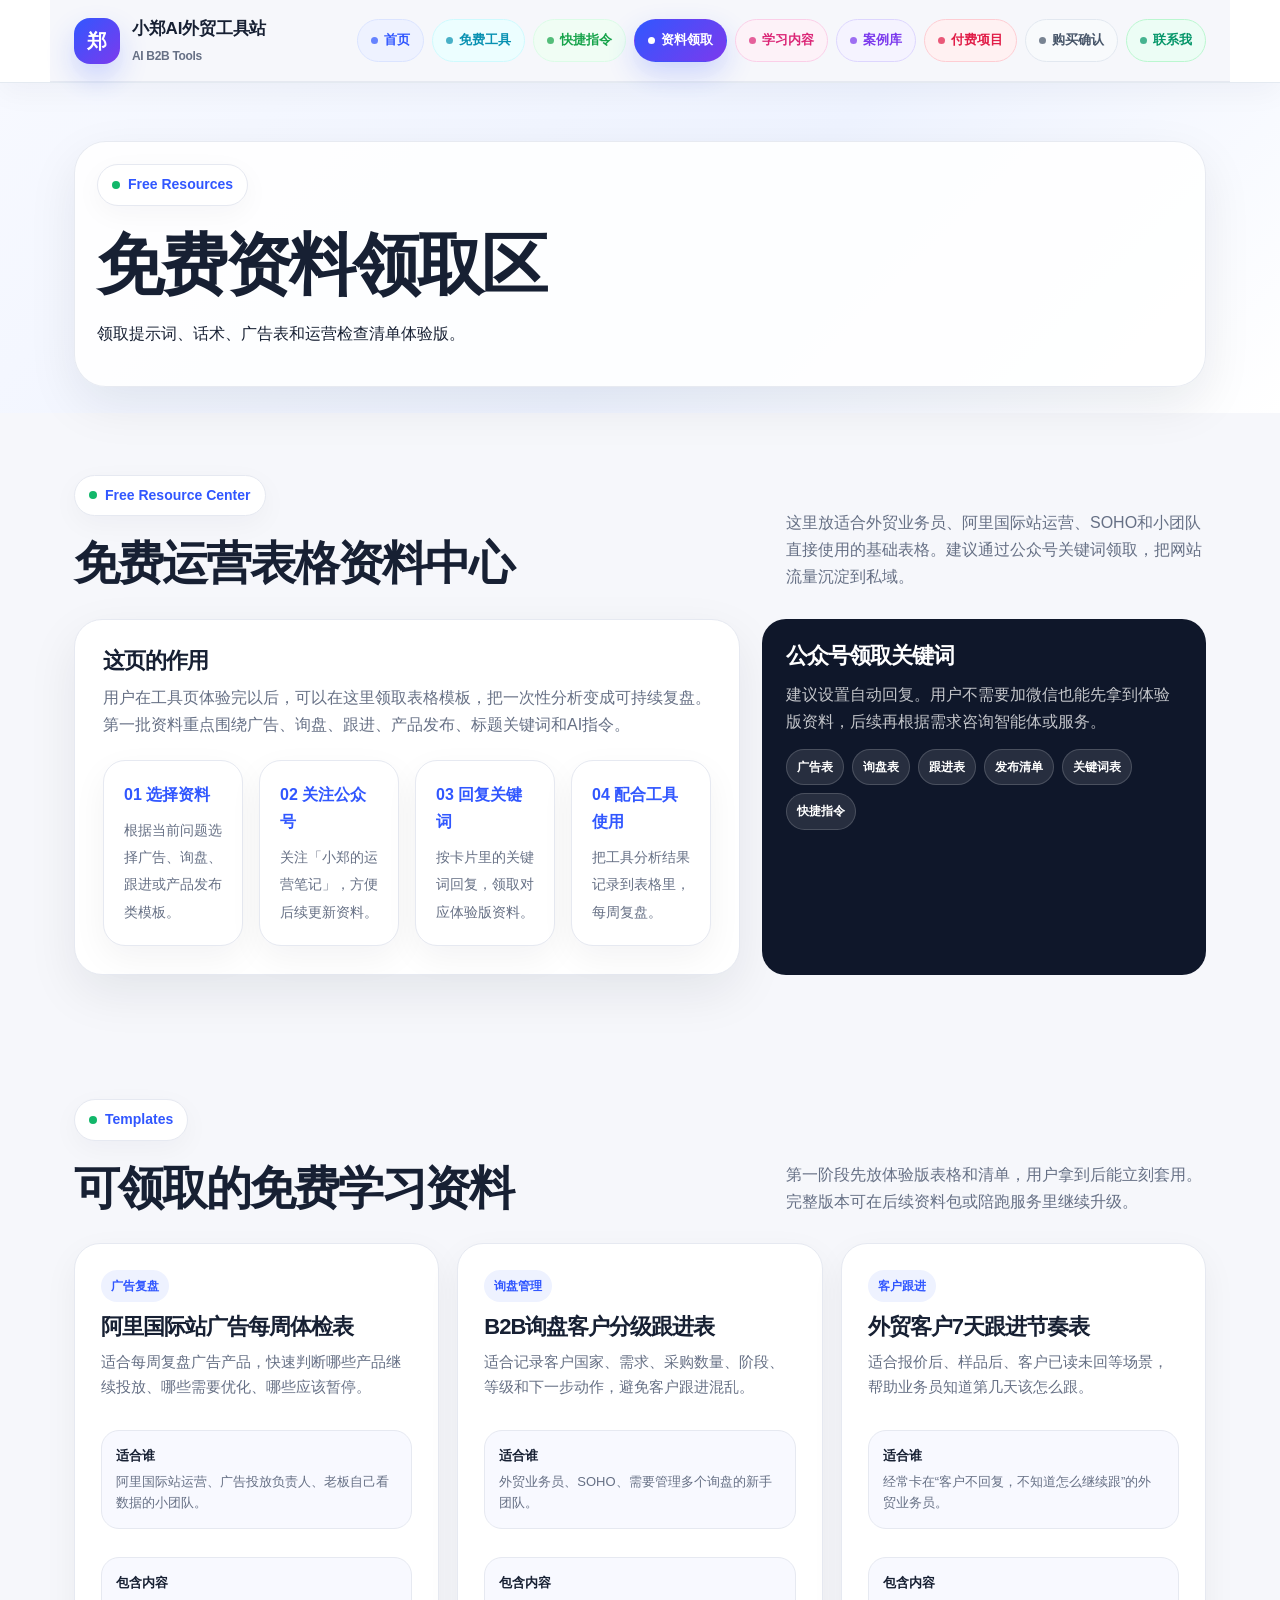
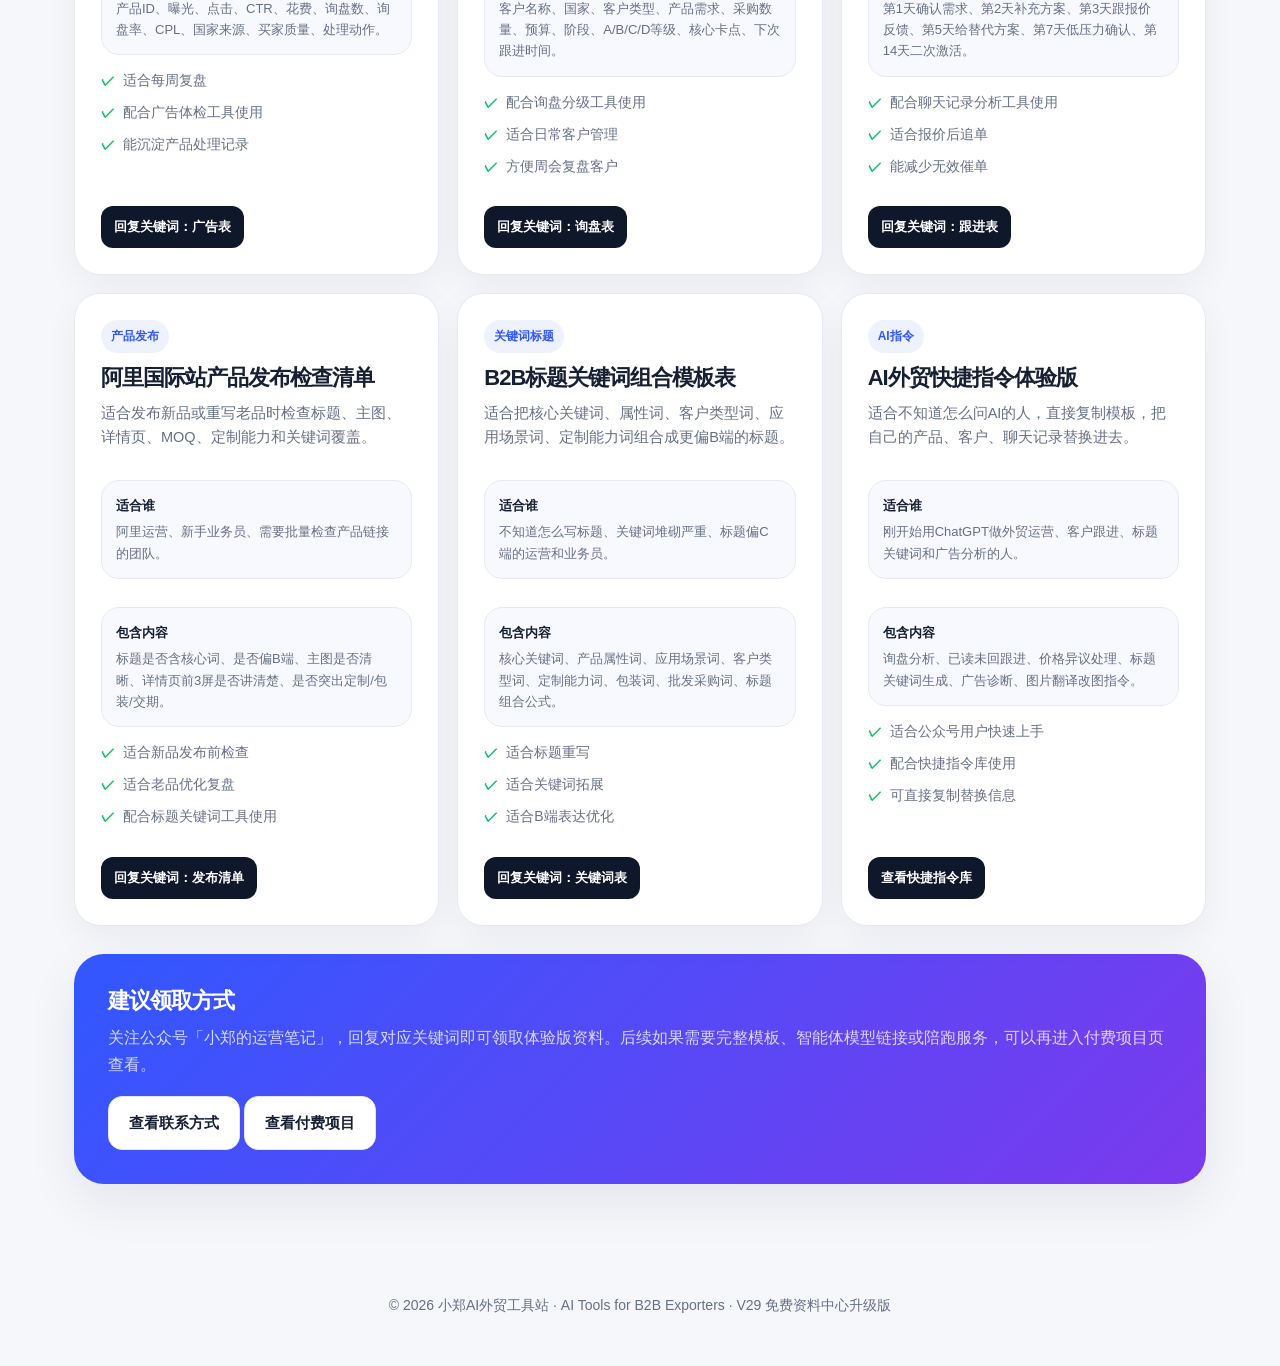
<file: xiaozheng-ai-tools-v29-resources.html>
<!DOCTYPE html>
<html lang="zh-CN">
<head>
  <meta charset="UTF-8" />
  <meta name="viewport" content="width=device-width, initial-scale=1.0" />
  <title>免费资料领取 - 小郑AI外贸工具站</title>
  <style>

    :root {
      --bg: #f6f7fb;
      --card: #ffffff;
      --text: #172033;
      --muted: #667085;
      --primary: #3157ff;
      --primary-dark: #1838c9;
      --dark: #0f172a;
      --line: #e6e9f1;
      --soft: #eef2ff;
      --success: #12b76a;
      --warning: #ffb020;
      --shadow: 0 18px 50px rgba(16, 24, 40, 0.08);
    }

    * {
      box-sizing: border-box;
    }

    html {
      scroll-behavior: smooth;
    }

    body {
      margin: 0;
      background: var(--bg);
      color: var(--text);
      font-family: -apple-system, BlinkMacSystemFont, "Segoe UI", "PingFang SC", "Microsoft YaHei", Arial, sans-serif;
      line-height: 1.7;
      overflow-x: hidden;
    }

    a {
      color: inherit;
      text-decoration: none;
    }

    .site {
      width: 100%;
      max-width: 1180px;
      margin-left: auto;
      margin-right: auto;
      padding-left: 24px;
      padding-right: 24px;
    }

    .nav {
      position: sticky;
      top: 0;
      z-index: 20;
      background: rgba(246, 247, 251, 0.95);
      backdrop-filter: blur(18px);
      border-bottom: 1px solid var(--line);
    }

    .nav-row {
      height: 72px;
      display: flex;
      align-items: center;
      justify-content: space-between;
      gap: 24px;
    }

    .brand {
      display: flex;
      align-items: center;
      gap: 12px;
      font-weight: 900;
      letter-spacing: -0.02em;
      white-space: nowrap;
    }

    .brand-logo {
      width: 40px;
      height: 40px;
      border-radius: 14px;
      background: linear-gradient(135deg, #3157ff, #7c3aed);
      color: #fff;
      display: grid;
      place-items: center;
      box-shadow: 0 10px 25px rgba(49, 87, 255, 0.25);
    }

    .nav-links {
      display: flex;
      align-items: center;
      gap: 22px;
      color: var(--muted);
      font-size: 14px;
      font-weight: 700;
    }

    .nav-links a:hover {
      color: var(--primary);
    }

    .nav-cta {
      padding: 10px 16px;
      background: var(--dark);
      color: #fff !important;
      border-radius: 999px;
    }

    .hero {
      padding: 76px 0 56px;
    }

    .hero-grid {
      display: grid;
      grid-template-columns: minmax(0, 1fr) minmax(360px, 0.95fr);
      gap: 56px;
      align-items: center;
    }

    .eyebrow {
      display: inline-flex;
      align-items: center;
      gap: 8px;
      padding: 8px 14px;
      border: 1px solid var(--line);
      border-radius: 999px;
      background: #fff;
      color: var(--primary);
      font-size: 14px;
      font-weight: 800;
      margin-bottom: 20px;
      box-shadow: 0 8px 28px rgba(16, 24, 40, 0.04);
    }

    .dot {
      width: 8px;
      height: 8px;
      background: var(--success);
      border-radius: 50%;
      flex: 0 0 auto;
    }

    h1,
    h2,
    h3 {
      margin: 0;
      line-height: 1.18;
      letter-spacing: -0.045em;
    }

    h1 {
      font-size: clamp(42px, 5.2vw, 70px);
      max-width: 700px;
    }

    h2 {
      font-size: clamp(30px, 4vw, 46px);
    }

    h3 {
      font-size: 22px;
    }

    .gradient-text {
      background: linear-gradient(135deg, #3157ff, #7c3aed);
      -webkit-background-clip: text;
      background-clip: text;
      color: transparent;
    }

    .hero-subtitle {
      margin: 24px 0 30px;
      max-width: 650px;
      color: var(--muted);
      font-size: 18px;
    }

    .actions {
      display: flex;
      flex-wrap: wrap;
      gap: 14px;
      margin-bottom: 26px;
    }

    .btn {
      display: inline-flex;
      align-items: center;
      justify-content: center;
      min-height: 48px;
      padding: 13px 20px;
      border-radius: 14px;
      border: 1px solid transparent;
      font-weight: 900;
      font-size: 15px;
      transition: 0.2s ease;
    }

    .btn-primary {
      background: var(--primary);
      color: #fff;
      box-shadow: 0 15px 35px rgba(49, 87, 255, 0.24);
    }

    .btn-primary:hover {
      background: var(--primary-dark);
      transform: translateY(-2px);
    }

    .btn-light {
      background: #fff;
      border-color: var(--line);
      color: var(--text);
    }

    .btn-light:hover {
      border-color: var(--primary);
      color: var(--primary);
      transform: translateY(-2px);
    }

    .tags {
      display: flex;
      flex-wrap: wrap;
      gap: 10px;
      font-size: 13px;
      color: var(--muted);
    }

    .tag {
      padding: 7px 11px;
      background: #fff;
      border: 1px solid var(--line);
      border-radius: 999px;
    }

    .hero-panel {
      width: 100%;
      background: rgba(255,255,255,0.86);
      border: 1px solid rgba(230,233,241,0.95);
      border-radius: 32px;
      padding: 22px;
      box-shadow: var(--shadow);
    }

    .mock {
      background: var(--dark);
      border-radius: 24px;
      overflow: hidden;
      color: #fff;
    }

    .mock-top {
      height: 44px;
      display: flex;
      align-items: center;
      gap: 7px;
      padding: 0 16px;
      border-bottom: 1px solid rgba(255,255,255,0.1);
    }

    .circle {
      width: 10px;
      height: 10px;
      border-radius: 50%;
      background: rgba(255,255,255,0.35);
    }

    .mock-body {
      padding: 22px;
    }

    .result-card {
      padding: 16px;
      margin-bottom: 14px;
      background: rgba(255,255,255,0.08);
      border: 1px solid rgba(255,255,255,0.12);
      border-radius: 18px;
    }

    .result-card strong {
      display: block;
      margin-bottom: 7px;
    }

    .bar {
      height: 9px;
      margin-top: 10px;
      background: rgba(255,255,255,0.13);
      border-radius: 999px;
      overflow: hidden;
    }

    .bar span {
      display: block;
      height: 100%;
      background: linear-gradient(90deg, var(--warning), var(--success));
      border-radius: 999px;
    }

    .stats {
      display: grid;
      grid-template-columns: repeat(4, minmax(0, 1fr));
      gap: 16px;
      margin-top: 32px;
    }

    .stat {
      background: #fff;
      border: 1px solid var(--line);
      border-radius: 18px;
      padding: 18px 16px;
      box-shadow: 0 10px 30px rgba(16, 24, 40, 0.04);
    }

    .stat-number {
      color: var(--primary);
      font-size: 26px;
      line-height: 1;
      font-weight: 950;
      letter-spacing: -0.04em;
    }

    .stat-label {
      margin-top: 8px;
      color: var(--muted);
      font-size: 13px;
      line-height: 1.45;
    }

    section {
      padding: 62px 0;
    }

    .section-head {
      display: grid;
      grid-template-columns: minmax(0, 1fr) minmax(280px, 420px);
      align-items: end;
      gap: 28px;
      margin-bottom: 28px;
    }

    .section-head p {
      color: var(--muted);
      margin: 0;
    }

    .grid-4 {
      display: grid;
      grid-template-columns: repeat(4, minmax(0, 1fr));
      gap: 18px;
    }

    .card {
      background: var(--card);
      border: 1px solid var(--line);
      border-radius: 22px;
      padding: 22px;
      box-shadow: 0 12px 34px rgba(16, 24, 40, 0.05);
      transition: 0.22s ease;
      display: flex;
      flex-direction: column;
      min-height: 360px;
    }

    .card:hover {
      transform: translateY(-5px);
      box-shadow: var(--shadow);
      border-color: rgba(49, 87, 255, 0.25);
    }

    .icon {
      width: 48px;
      height: 48px;
      border-radius: 16px;
      background: var(--soft);
      color: var(--primary);
      display: grid;
      place-items: center;
      font-size: 22px;
      margin-bottom: 16px;
    }

    .card p {
      color: var(--muted);
      margin: 10px 0 16px;
      font-size: 14.5px;
    }

    .list {
      padding: 0;
      margin: 0 0 20px;
      list-style: none;
      color: var(--muted);
      font-size: 14px;
    }

    .list li {
      display: flex;
      gap: 8px;
      margin-bottom: 8px;
    }

    .list li::before {
      content: "✓";
      color: var(--success);
      font-weight: 900;
    }

    .card-action {
      margin-top: auto;
    }

    .mini-btn {
      display: inline-flex;
      align-items: center;
      padding: 10px 13px;
      border-radius: 12px;
      background: var(--dark);
      color: #fff;
      font-weight: 900;
      font-size: 13px;
    }

    .mini-btn:hover {
      background: var(--primary);
    }

    .demo {
      margin-top: 22px;
      background: #fff;
      border: 1px solid var(--line);
      border-radius: 28px;
      padding: 24px;
      box-shadow: 0 12px 36px rgba(16, 24, 40, 0.05);
    }

    .demo-grid {
      display: grid;
      grid-template-columns: minmax(0, 1fr) minmax(0, 1fr);
      gap: 18px;
      margin-top: 18px;
    }

    label {
      display: block;
      font-weight: 900;
      font-size: 13px;
      margin: 14px 0 7px;
    }

    label:first-child {
      margin-top: 0;
    }

    input,
    select {
      width: 100%;
      border: 1px solid var(--line);
      border-radius: 14px;
      padding: 12px 13px;
      font: inherit;
      background: #fbfcff;
      color: var(--text);
      outline: none;
    }

    input:focus,
    select:focus {
      border-color: var(--primary);
      box-shadow: 0 0 0 4px rgba(49, 87, 255, 0.08);
      background: #fff;
    }

    .output {
      min-height: 220px;
      white-space: pre-line;
      background: var(--dark);
      color: #fff;
      border-radius: 22px;
      padding: 20px;
      font-size: 14px;
    }

    .notice {
      margin-top: 14px;
      padding: 13px 15px;
      background: #fffbeb;
      border: 1px solid #fef3c7;
      border-radius: 16px;
      color: #92400e;
      font-size: 14px;
    }

    .split {
      display: grid;
      grid-template-columns: minmax(0, 0.9fr) minmax(0, 1.1fr);
      gap: 24px;
    }

    .panel {
      background: #fff;
      border: 1px solid var(--line);
      border-radius: 28px;
      padding: 28px;
      box-shadow: 0 12px 36px rgba(16, 24, 40, 0.05);
    }

    .panel p {
      color: var(--muted);
    }

    .steps {
      display: grid;
      gap: 14px;
    }

    .step {
      display: flex;
      gap: 14px;
      background: #fafbff;
      border: 1px solid var(--line);
      border-radius: 18px;
      padding: 16px;
    }

    .step-num {
      flex: 0 0 auto;
      width: 34px;
      height: 34px;
      border-radius: 12px;
      background: var(--primary);
      color: #fff;
      display: grid;
      place-items: center;
      font-weight: 950;
    }

    .step span {
      color: var(--muted);
      font-size: 14px;
    }

    .pricing {
      display: grid;
      grid-template-columns: repeat(3, minmax(0, 1fr));
      gap: 18px;
    }

    .price-card {
      background: #fff;
      border: 1px solid var(--line);
      border-radius: 28px;
      padding: 28px;
      box-shadow: 0 12px 36px rgba(16, 24, 40, 0.05);
    }

    .price-card.featured {
      border-color: rgba(49,87,255,0.36);
      box-shadow: var(--shadow);
    }

    .badge {
      display: inline-flex;
      padding: 6px 10px;
      border-radius: 999px;
      background: var(--soft);
      color: var(--primary);
      font-weight: 900;
      font-size: 12px;
      margin-bottom: 14px;
    }

    .price {
      margin: 14px 0;
      font-size: 36px;
      font-weight: 950;
      letter-spacing: -0.05em;
    }

    .price small {
      font-size: 14px;
      color: var(--muted);
      font-weight: 700;
      letter-spacing: 0;
    }

    .price-card ul {
      padding: 0;
      margin: 18px 0 24px;
      list-style: none;
      color: var(--muted);
      font-size: 14px;
    }

    .price-card li {
      display: flex;
      gap: 8px;
      margin-bottom: 10px;
    }

    .price-card li::before {
      content: "•";
      color: var(--primary);
      font-weight: 900;
    }

    .contact-box {
      background: linear-gradient(135deg, #111827, #182152);
      color: #fff;
      border-radius: 34px;
      padding: 44px;
      display: grid;
      grid-template-columns: minmax(0, 1.1fr) minmax(280px, 0.9fr);
      gap: 30px;
      align-items: center;
      box-shadow: 0 24px 60px rgba(17, 24, 39, 0.2);
    }

    .contact-box p {
      color: rgba(255,255,255,0.75);
    }

    .contact-card {
      background: rgba(255,255,255,0.08);
      border: 1px solid rgba(255,255,255,0.14);
      border-radius: 24px;
      padding: 22px;
    }

    .contact-row {
      padding: 13px 0;
      border-bottom: 1px solid rgba(255,255,255,0.1);
    }

    .contact-row:last-child {
      border-bottom: 0;
    }

    .contact-row strong {
      display: block;
      margin-bottom: 3px;
    }

    .contact-row span {
      color: rgba(255,255,255,0.72);
      font-size: 14px;
    }

    footer {
      padding: 34px 0;
      color: var(--muted);
      font-size: 14px;
      text-align: center;
    }


    .scenario-grid {
      display: grid;
      grid-template-columns: repeat(3, minmax(0, 1fr));
      gap: 18px;
    }

    .scenario-card,
    .article-card,
    .case-card,
    .faq-card {
      background: #fff;
      border: 1px solid var(--line);
      border-radius: 24px;
      padding: 24px;
      box-shadow: 0 12px 34px rgba(16, 24, 40, 0.05);
    }

    .scenario-card h3,
    .article-card h3,
    .case-card h3,
    .faq-card h3 {
      margin-bottom: 10px;
    }

    .scenario-card p,
    .article-card p,
    .case-card p,
    .faq-card p {
      color: var(--muted);
      margin: 0;
      font-size: 14.5px;
    }

    .article-grid {
      display: grid;
      grid-template-columns: repeat(3, minmax(0, 1fr));
      gap: 18px;
    }

    .article-meta {
      display: inline-flex;
      margin-bottom: 12px;
      padding: 6px 10px;
      border-radius: 999px;
      background: var(--soft);
      color: var(--primary);
      font-size: 12px;
      font-weight: 900;
    }

    .case-grid {
      display: grid;
      grid-template-columns: repeat(3, minmax(0, 1fr));
      gap: 18px;
    }

    .case-kpi {
      display: grid;
      grid-template-columns: repeat(2, minmax(0, 1fr));
      gap: 10px;
      margin-top: 18px;
    }

    .case-kpi div {
      background: #f8f9ff;
      border: 1px solid var(--line);
      border-radius: 16px;
      padding: 12px;
    }

    .case-kpi strong {
      display: block;
      color: var(--primary);
      font-size: 20px;
      line-height: 1.1;
    }

    .case-kpi span {
      color: var(--muted);
      font-size: 12px;
    }

    .roadmap {
      display: grid;
      grid-template-columns: repeat(4, minmax(0, 1fr));
      gap: 14px;
    }

    .roadmap-item {
      background: #fff;
      border: 1px solid var(--line);
      border-radius: 22px;
      padding: 20px;
      box-shadow: 0 12px 34px rgba(16, 24, 40, 0.04);
    }

    .roadmap-item strong {
      display: block;
      margin-bottom: 8px;
      font-size: 17px;
    }

    .roadmap-item span {
      color: var(--muted);
      font-size: 14px;
    }

    .faq-grid {
      display: grid;
      grid-template-columns: repeat(2, minmax(0, 1fr));
      gap: 18px;
    }

    .cta-strip {
      background: #fff;
      border: 1px solid var(--line);
      border-radius: 30px;
      padding: 34px;
      display: grid;
      grid-template-columns: minmax(0, 1fr) auto;
      gap: 24px;
      align-items: center;
      box-shadow: var(--shadow);
    }

    .cta-strip p {
      color: var(--muted);
      margin: 12px 0 0;
    }

    .check-list {
      padding: 0;
      margin: 16px 0 0;
      list-style: none;
      color: var(--muted);
      font-size: 14px;
    }

    .check-list li {
      display: flex;
      gap: 8px;
      margin-bottom: 8px;
    }

    .check-list li::before {
      content: "✓";
      color: var(--success);
      font-weight: 900;
    }


    .locked-box {
      margin-top: 18px;
      background: linear-gradient(135deg, #101828, #1d2b6c);
      color: #fff;
      border-radius: 24px;
      padding: 24px;
      display: grid;
      grid-template-columns: minmax(0, 1fr) auto;
      gap: 20px;
      align-items: center;
      box-shadow: 0 18px 45px rgba(16, 24, 40, 0.14);
    }

    .locked-box h3 {
      margin-bottom: 8px;
    }

    .locked-box p {
      color: rgba(255,255,255,0.76);
      margin: 0;
      font-size: 14.5px;
    }

    .locked-tags {
      display: flex;
      flex-wrap: wrap;
      gap: 8px;
      margin-top: 14px;
    }

    .locked-tags span {
      padding: 6px 10px;
      border-radius: 999px;
      background: rgba(255,255,255,0.1);
      border: 1px solid rgba(255,255,255,0.14);
      font-size: 12px;
      color: rgba(255,255,255,0.82);
    }


    .image-preview {
      margin-top: 12px;
      width: 100%;
      min-height: 160px;
      border: 1px dashed var(--line);
      border-radius: 18px;
      background: #fbfcff;
      display: grid;
      place-items: center;
      overflow: hidden;
      color: var(--muted);
      font-size: 14px;
      text-align: center;
      padding: 12px;
    }

    .image-preview img {
      max-width: 100%;
      max-height: 260px;
      display: block;
      border-radius: 14px;
    }

    .tool-disclaimer {
      margin-top: 16px;
      padding: 14px 16px;
      background: #fff7ed;
      border: 1px solid #fed7aa;
      border-radius: 18px;
      color: #9a3412;
      font-size: 14px;
    }


    .resource-grid {
      display: grid;
      grid-template-columns: repeat(4, minmax(0, 1fr));
      gap: 18px;
    }

    .resource-card {
      background: #fff;
      border: 1px solid var(--line);
      border-radius: 24px;
      padding: 24px;
      box-shadow: 0 12px 34px rgba(16, 24, 40, 0.05);
      display: flex;
      flex-direction: column;
      min-height: 285px;
    }

    .resource-card h3 {
      margin-bottom: 10px;
    }

    .resource-card p {
      color: var(--muted);
      margin: 0 0 16px;
      font-size: 14.5px;
    }

    .resource-card .card-action {
      margin-top: auto;
    }

    .resource-label {
      display: inline-flex;
      width: fit-content;
      margin-bottom: 12px;
      padding: 6px 10px;
      border-radius: 999px;
      background: var(--soft);
      color: var(--primary);
      font-size: 12px;
      font-weight: 900;
    }

    .contact-highlight {
      display: grid;
      grid-template-columns: repeat(3, minmax(0, 1fr));
      gap: 14px;
      margin-top: 20px;
    }

    .contact-highlight div {
      background: rgba(255,255,255,0.08);
      border: 1px solid rgba(255,255,255,0.14);
      border-radius: 18px;
      padding: 16px;
    }

    .contact-highlight strong {
      display: block;
      margin-bottom: 4px;
    }

    .contact-highlight span {
      color: rgba(255,255,255,0.72);
      font-size: 13px;
    }


    .learning-path-grid {
      display: grid;
      grid-template-columns: repeat(4, minmax(0, 1fr));
      gap: 16px;
      margin-bottom: 28px;
    }

    .learning-step {
      background: #fff;
      border: 1px solid var(--line);
      border-radius: 22px;
      padding: 22px;
      box-shadow: 0 12px 34px rgba(16, 24, 40, 0.05);
    }

    .learning-step strong {
      display: block;
      font-size: 18px;
      margin-bottom: 8px;
    }

    .learning-step span {
      color: var(--muted);
      font-size: 14px;
    }

    .article-card.featured-article {
      border-color: rgba(49,87,255,0.3);
      box-shadow: var(--shadow);
    }

    .article-actions {
      margin-top: 18px;
      display: flex;
      flex-wrap: wrap;
      gap: 10px;
    }

    .article-actions a {
      display: inline-flex;
      padding: 9px 12px;
      border-radius: 12px;
      background: var(--dark);
      color: #fff;
      font-weight: 900;
      font-size: 13px;
    }

    .article-actions a.secondary {
      background: #fff;
      color: var(--primary);
      border: 1px solid var(--line);
    }

    .case-card.detailed {
      display: flex;
      flex-direction: column;
      min-height: 420px;
    }

    .case-flow {
      display: grid;
      gap: 10px;
      margin-top: 16px;
    }

    .case-flow div {
      background: #f8f9ff;
      border: 1px solid var(--line);
      border-radius: 16px;
      padding: 12px;
    }

    .case-flow strong {
      display: block;
      margin-bottom: 4px;
      color: var(--text);
      font-size: 14px;
    }

    .case-flow span {
      color: var(--muted);
      font-size: 13px;
    }

    .case-tag-row {
      display: flex;
      flex-wrap: wrap;
      gap: 8px;
      margin-top: auto;
      padding-top: 18px;
    }

    .case-tag-row span {
      padding: 6px 10px;
      border-radius: 999px;
      background: var(--soft);
      color: var(--primary);
      font-size: 12px;
      font-weight: 900;
    }

    .content-note {
      background: #fff;
      border: 1px solid var(--line);
      border-radius: 26px;
      padding: 26px;
      margin-top: 22px;
      box-shadow: 0 12px 34px rgba(16, 24, 40, 0.05);
    }

    .content-note p {
      color: var(--muted);
      margin: 10px 0 0;
    }


    .prompt-grid {
      display: grid;
      grid-template-columns: repeat(3, minmax(0, 1fr));
      gap: 18px;
    }

    .prompt-card {
      background: #fff;
      border: 1px solid var(--line);
      border-radius: 24px;
      padding: 24px;
      box-shadow: 0 12px 34px rgba(16, 24, 40, 0.05);
      display: flex;
      flex-direction: column;
      min-height: 360px;
    }

    .prompt-card h3 {
      margin-bottom: 10px;
    }

    .prompt-card p {
      color: var(--muted);
      margin: 0 0 14px;
      font-size: 14.5px;
    }

    .prompt-box {
      background: #0f172a;
      color: #fff;
      border-radius: 18px;
      padding: 16px;
      font-size: 13px;
      line-height: 1.7;
      white-space: pre-line;
      margin-top: 10px;
      flex: 1;
    }

    .copy-btn {
      margin-top: 14px;
      width: fit-content;
      border: 0;
      border-radius: 12px;
      padding: 10px 13px;
      background: var(--primary);
      color: #fff;
      font-weight: 900;
      cursor: pointer;
      font: inherit;
      font-size: 13px;
    }

    .copy-btn:hover {
      background: var(--primary-dark);
    }

    .prompt-category {
      display: inline-flex;
      width: fit-content;
      margin-bottom: 12px;
      padding: 6px 10px;
      border-radius: 999px;
      background: var(--soft);
      color: var(--primary);
      font-size: 12px;
      font-weight: 900;
    }

    .prompt-note {
      background: #fff;
      border: 1px solid var(--line);
      border-radius: 26px;
      padding: 26px;
      margin-top: 22px;
      box-shadow: 0 12px 34px rgba(16, 24, 40, 0.05);
    }

    .prompt-note p {
      color: var(--muted);
      margin: 10px 0 0;
    }


    .page-hero {
      padding: 58px 0 26px;
      background: linear-gradient(135deg, #f7f9ff 0%, #eef3ff 55%, #ffffff 100%);
    }

    .page-hero .hero-panel {
      min-height: auto;
    }

    .home-shortcuts {
      display: grid;
      grid-template-columns: repeat(4, minmax(0, 1fr));
      gap: 18px;
      margin-top: 28px;
    }

    .shortcut-card {
      background: #fff;
      border: 1px solid var(--line);
      border-radius: 24px;
      padding: 24px;
      box-shadow: 0 12px 34px rgba(16, 24, 40, 0.05);
    }

    .shortcut-card h3 {
      margin: 10px 0 8px;
    }

    .shortcut-card p {
      color: var(--muted);
      margin: 0 0 18px;
      font-size: 14.5px;
    }

    .shortcut-icon {
      width: 42px;
      height: 42px;
      border-radius: 14px;
      display: grid;
      place-items: center;
      background: var(--soft);
      color: var(--primary);
      font-weight: 900;
    }

    .home-section {
      padding: 50px 0;
    }

    .home-mini-grid {
      display: grid;
      grid-template-columns: repeat(3, minmax(0, 1fr));
      gap: 18px;
      margin-top: 22px;
    }

    .home-mini-card {
      background: #fff;
      border: 1px solid var(--line);
      border-radius: 22px;
      padding: 22px;
      box-shadow: 0 12px 34px rgba(16, 24, 40, 0.05);
    }

    .home-mini-card p {
      color: var(--muted);
      margin: 8px 0 0;
      font-size: 14px;
    }

    @media (max-width: 1050px) {
      .home-shortcuts,
      .home-mini-grid {
        grid-template-columns: repeat(2, minmax(0, 1fr));
      }
    }

    @media (max-width: 720px) {
      .home-shortcuts,
      .home-mini-grid {
        grid-template-columns: 1fr;
      }
    }

    @media (max-width: 1050px) {
      .hero-grid,
      .split,
      .contact-box,
      .locked-box {
        grid-template-columns: 1fr;
      }

      .hero-panel {
        max-width: 760px;
      }

      .grid-4,
      .scenario-grid,
      .article-grid,
      .case-grid,
      .resource-grid,
      .contact-highlight,
      .learning-path-grid,
      .prompt-grid,
      .roadmap {
        grid-template-columns: repeat(2, minmax(0, 1fr));
      }
    }

    @media (max-width: 900px) {
      .section-head,
      .cta-strip {
        grid-template-columns: 1fr;
      }

      .pricing,
      .faq-grid {
        grid-template-columns: 1fr;
      }
    }

    @media (max-width: 720px) {
      .site {
        padding-left: 16px;
        padding-right: 16px;
      }

      .nav-row {
        height: auto;
        padding: 14px 0;
      }

      .nav-links {
        display: none;
      }

      .hero {
        padding-top: 48px;
      }

      .stats,
      .grid-4,
      .scenario-grid,
      .article-grid,
      .case-grid,
      .resource-grid,
      .contact-highlight,
      .learning-path-grid,
      .prompt-grid,
      .roadmap,
      .demo-grid {
        grid-template-columns: 1fr;
      }

      .contact-box {
        padding: 28px;
      }
    }
  
  
    header {
      background: rgba(255,255,255,0.92);
      backdrop-filter: blur(16px);
      border-bottom: 1px solid rgba(226, 232, 240, 0.9);
      position: sticky;
      top: 0;
      z-index: 50;
      box-shadow: 0 10px 30px rgba(15, 23, 42, 0.04);
    }

    .nav {
      min-height: 82px;
      display: flex;
      align-items: center;
      justify-content: space-between;
      gap: 24px;
    }

    .brand {
      display: flex;
      align-items: center;
      gap: 12px;
      flex: 0 0 auto;
    }

    .brand-logo {
      width: 46px;
      height: 46px;
      border-radius: 16px;
      background: linear-gradient(135deg, #3157ff, #7c3aed);
      color: #fff;
      display: grid;
      place-items: center;
      font-weight: 900;
      font-size: 20px;
      box-shadow: 0 14px 28px rgba(49, 87, 255, 0.22);
    }

    .brand strong {
      display: block;
      font-size: 17px;
      letter-spacing: -0.2px;
    }

    .brand span {
      display: block;
      font-size: 12px;
      color: var(--muted);
      margin-top: 2px;
    }

    nav {
      display: flex;
      align-items: center;
      justify-content: flex-end;
      gap: 8px;
      flex-wrap: wrap;
    }

    nav a {
      position: relative;
      display: inline-flex;
      align-items: center;
      gap: 6px;
      padding: 9px 13px;
      border-radius: 999px;
      font-size: 13px;
      font-weight: 900;
      color: #334155;
      border: 1px solid transparent;
      transition: 0.18s ease;
      white-space: nowrap;
    }

    nav a::before {
      content: "";
      width: 7px;
      height: 7px;
      border-radius: 999px;
      background: currentColor;
      opacity: 0.72;
    }

    nav a:nth-child(1) {
      background: #eef2ff;
      color: #3157ff;
      border-color: #dbe4ff;
    }

    nav a:nth-child(2) {
      background: #ecfeff;
      color: #0891b2;
      border-color: #cffafe;
    }

    nav a:nth-child(3) {
      background: #f0fdf4;
      color: #16a34a;
      border-color: #dcfce7;
    }

    nav a:nth-child(4) {
      background: #fff7ed;
      color: #ea580c;
      border-color: #fed7aa;
    }

    nav a:nth-child(5) {
      background: #fdf2f8;
      color: #db2777;
      border-color: #fbcfe8;
    }

    nav a:nth-child(6) {
      background: #f5f3ff;
      color: #7c3aed;
      border-color: #ddd6fe;
    }

    nav a:nth-child(7) {
      background: #fff1f2;
      color: #e11d48;
      border-color: #fecdd3;
    }

    nav a:nth-child(8) {
      background: #f8fafc;
      color: #475569;
      border-color: #e2e8f0;
    }

    nav a:hover {
      transform: translateY(-2px);
      box-shadow: 0 10px 20px rgba(15, 23, 42, 0.08);
      filter: saturate(1.08);
    }

    nav a.active {
      color: #fff !important;
      border-color: transparent !important;
      background: linear-gradient(135deg, #3157ff, #7c3aed) !important;
      box-shadow: 0 12px 28px rgba(49, 87, 255, 0.22);
    }

    nav a.active::before {
      background: #fff;
      opacity: 1;
    }

    @media (max-width: 1050px) {
      .nav {
        align-items: flex-start;
        flex-direction: column;
        padding: 14px 0;
      }

      nav {
        width: 100%;
        justify-content: flex-start;
      }
    }

    @media (max-width: 720px) {
      header {
        position: static;
      }

      nav {
        gap: 7px;
      }

      nav a {
        font-size: 12px;
        padding: 8px 10px;
      }

      .brand-logo {
        width: 42px;
        height: 42px;
      }
    }

  
    nav a:nth-child(9){background:#ecfdf5;color:#059669;border-color:#bbf7d0;}
    .purchase-grid{display:grid;grid-template-columns:repeat(2,minmax(0,1fr));gap:22px;margin-top:24px}
    .purchase-card{background:#fff;border:1px solid var(--line);border-radius:28px;padding:28px;box-shadow:0 16px 44px rgba(16,24,40,.06);display:flex;flex-direction:column}
    .purchase-card.featured{border-color:rgba(49,87,255,.36);box-shadow:var(--shadow);position:relative;overflow:hidden}
    .purchase-card.featured:before{content:"推荐";position:absolute;top:18px;right:-36px;width:140px;text-align:center;transform:rotate(36deg);background:linear-gradient(135deg,#3157ff,#7c3aed);color:#fff;font-size:12px;font-weight:900;padding:6px 0}
    .purchase-price{font-size:38px;font-weight:950;color:var(--text);margin:12px 0;letter-spacing:-1px}
    .purchase-price small{font-size:15px;color:var(--muted);font-weight:800}
    .agent-list{display:grid;grid-template-columns:repeat(3,minmax(0,1fr));gap:10px;margin-top:18px}
    .agent-list div{padding:12px 14px;border:1px solid var(--line);background:#f8f9ff;border-radius:16px;font-weight:800}
    .notice-box{background:#fff7ed;border:1px solid #fed7aa;color:#9a3412;border-radius:22px;padding:22px;margin-top:22px;line-height:1.8}
    .process-grid{display:grid;grid-template-columns:repeat(5,minmax(0,1fr));gap:14px;margin-top:22px}
    .process-step{background:#fff;border:1px solid var(--line);border-radius:20px;padding:18px;box-shadow:0 12px 34px rgba(16,24,40,.05)}
    .process-step strong{display:block;color:var(--primary);margin-bottom:8px}.process-step span{color:var(--muted);font-size:13.5px}
    .confirm-form{background:#fff;border:1px solid var(--line);border-radius:28px;padding:28px;box-shadow:var(--shadow);margin-top:22px}
    .checkbox-row{display:flex;gap:10px;align-items:flex-start;margin:12px 0;color:var(--muted);font-size:14px;line-height:1.65}.checkbox-row input{width:auto;margin-top:5px}
    .buy-output{margin-top:18px;background:#0f172a;color:#fff;border-radius:18px;padding:18px;white-space:pre-line;line-height:1.75;font-size:14px}
    @media(max-width:1050px){.purchase-grid,.process-grid,.agent-list{grid-template-columns:repeat(2,minmax(0,1fr))}}
    @media(max-width:720px){.purchase-grid,.process-grid,.agent-list{grid-template-columns:1fr}}

  
    .download-hero-grid {
      display: grid;
      grid-template-columns: 1.2fr .8fr;
      gap: 22px;
      align-items: stretch;
      margin-top: 24px;
    }

    .download-summary {
      background: #fff;
      border: 1px solid var(--line);
      border-radius: 28px;
      padding: 28px;
      box-shadow: var(--shadow);
    }

    .download-summary h3 {
      margin-bottom: 10px;
    }

    .download-summary p {
      color: var(--muted);
      margin: 0;
    }

    .keyword-box {
      background: #0f172a;
      color: #fff;
      border-radius: 24px;
      padding: 24px;
    }

    .keyword-box h3 {
      color: #fff;
      margin-bottom: 12px;
    }

    .keyword-box p {
      color: rgba(255,255,255,.75);
      margin: 0 0 14px;
    }

    .keyword-list {
      display: flex;
      flex-wrap: wrap;
      gap: 8px;
      margin-top: 14px;
    }

    .keyword-list span {
      display: inline-flex;
      padding: 7px 10px;
      border-radius: 999px;
      background: rgba(255,255,255,.1);
      border: 1px solid rgba(255,255,255,.16);
      color: #fff;
      font-size: 12px;
      font-weight: 900;
    }

    .download-grid {
      display: grid;
      grid-template-columns: repeat(3, minmax(0, 1fr));
      gap: 18px;
    }

    .download-card {
      background: #fff;
      border: 1px solid var(--line);
      border-radius: 26px;
      padding: 26px;
      box-shadow: 0 12px 34px rgba(16,24,40,.05);
      display: flex;
      flex-direction: column;
      min-height: 430px;
    }

    .download-card h3 {
      margin-bottom: 10px;
    }

    .download-card p {
      color: var(--muted);
      margin: 0 0 16px;
      font-size: 14.5px;
    }

    .download-card .card-action {
      margin-top: auto;
    }

    .download-tag {
      display: inline-flex;
      width: fit-content;
      margin-bottom: 12px;
      padding: 6px 10px;
      border-radius: 999px;
      background: var(--soft);
      color: var(--primary);
      font-size: 12px;
      font-weight: 900;
    }

    .download-meta {
      background: #f8f9ff;
      border: 1px solid var(--line);
      border-radius: 18px;
      padding: 14px;
      margin: 14px 0;
    }

    .download-meta strong {
      display: block;
      font-size: 13px;
      color: var(--text);
      margin-bottom: 4px;
    }

    .download-meta span {
      display: block;
      color: var(--muted);
      font-size: 13px;
      line-height: 1.65;
    }

    .resource-process {
      display: grid;
      grid-template-columns: repeat(4, minmax(0, 1fr));
      gap: 16px;
      margin-top: 22px;
    }

    .resource-step {
      background: #fff;
      border: 1px solid var(--line);
      border-radius: 22px;
      padding: 20px;
      box-shadow: 0 12px 34px rgba(16,24,40,.05);
    }

    .resource-step strong {
      display: block;
      color: var(--primary);
      margin-bottom: 8px;
    }

    .resource-step span {
      color: var(--muted);
      font-size: 14px;
      line-height: 1.65;
    }

    .resource-bottom-cta {
      background: linear-gradient(135deg, #3157ff, #7c3aed);
      color: #fff;
      border-radius: 30px;
      padding: 34px;
      margin-top: 28px;
      box-shadow: var(--shadow);
    }

    .resource-bottom-cta h3 {
      color: #fff;
      margin-bottom: 10px;
    }

    .resource-bottom-cta p {
      color: rgba(255,255,255,.78);
      margin: 0 0 18px;
    }

    @media (max-width: 1050px) {
      .download-hero-grid,
      .download-grid,
      .resource-process {
        grid-template-columns: repeat(2, minmax(0, 1fr));
      }
    }

    @media (max-width: 720px) {
      .download-hero-grid,
      .download-grid,
      .resource-process {
        grid-template-columns: 1fr;
      }
    }

  </style>
</head>
<body>

  <header>
    <div class="site nav">
      <div class="brand">
        <div class="brand-logo">郑</div>
        <div>
          <strong>小郑AI外贸工具站</strong>
          <span>AI B2B Tools</span>
        </div>
      </div>
      <nav>
        <a href="index.html">首页</a>
        <a href="tools.html">免费工具</a>
        <a href="prompts.html">快捷指令</a>
        <a href="resources.html" class="active">资料领取</a>
        <a href="articles.html">学习内容</a>
        <a href="cases.html">案例库</a>
        <a href="paid.html">付费项目</a>
        <a href="buy.html">购买确认</a>
        <a href="contact.html">联系我</a>
      </nav>
    </div>
  </header>


  <section class="page-hero">
    <div class="site">
      <div class="hero-panel">
        <div class="eyebrow"><span class="dot"></span> Free Resources</div>
        <h1>免费资料领取区</h1>
        <p>领取提示词、话术、广告表和运营检查清单体验版。</p>
      </div>
    </div>
  </section>

    <section id="resources">
      <div class="site">
        <div class="section-head">
          <div>
            <div class="eyebrow"><span class="dot"></span> Free Resource Center</div>
            <h2>免费运营表格资料中心</h2>
          </div>
          <p>这里放适合外贸业务员、阿里国际站运营、SOHO和小团队直接使用的基础表格。建议通过公众号关键词领取，把网站流量沉淀到私域。</p>
        </div>

        <div class="download-hero-grid">
          <div class="download-summary">
            <h3>这页的作用</h3>
            <p>用户在工具页体验完以后，可以在这里领取表格模板，把一次性分析变成可持续复盘。第一批资料重点围绕广告、询盘、跟进、产品发布、标题关键词和AI指令。</p>
            <div class="resource-process">
              <div class="resource-step">
                <strong>01 选择资料</strong>
                <span>根据当前问题选择广告、询盘、跟进或产品发布类模板。</span>
              </div>
              <div class="resource-step">
                <strong>02 关注公众号</strong>
                <span>关注「小郑的运营笔记」，方便后续更新资料。</span>
              </div>
              <div class="resource-step">
                <strong>03 回复关键词</strong>
                <span>按卡片里的关键词回复，领取对应体验版资料。</span>
              </div>
              <div class="resource-step">
                <strong>04 配合工具使用</strong>
                <span>把工具分析结果记录到表格里，每周复盘。</span>
              </div>
            </div>
          </div>

          <div class="keyword-box">
            <h3>公众号领取关键词</h3>
            <p>建议设置自动回复。用户不需要加微信也能先拿到体验版资料，后续再根据需求咨询智能体或服务。</p>
            <div class="keyword-list">
              <span>广告表</span>
              <span>询盘表</span>
              <span>跟进表</span>
              <span>发布清单</span>
              <span>关键词表</span>
              <span>快捷指令</span>
            </div>
          </div>
        </div>
      </div>
    </section>

    <section id="downloads">
      <div class="site">
        <div class="section-head">
          <div>
            <div class="eyebrow"><span class="dot"></span> Templates</div>
            <h2>可领取的免费学习资料</h2>
          </div>
          <p>第一阶段先放体验版表格和清单，用户拿到后能立刻套用。完整版本可在后续资料包或陪跑服务里继续升级。</p>
        </div>

        <div class="download-grid">
          <article class="download-card">
            <span class="download-tag">广告复盘</span>
            <h3>阿里国际站广告每周体检表</h3>
            <p>适合每周复盘广告产品，快速判断哪些产品继续投放、哪些需要优化、哪些应该暂停。</p>
            <div class="download-meta">
              <strong>适合谁</strong>
              <span>阿里国际站运营、广告投放负责人、老板自己看数据的小团队。</span>
            </div>
            <div class="download-meta">
              <strong>包含内容</strong>
              <span>产品ID、曝光、点击、CTR、花费、询盘数、询盘率、CPL、国家来源、买家质量、处理动作。</span>
            </div>
            <ul class="list">
              <li>适合每周复盘</li>
              <li>配合广告体检工具使用</li>
              <li>能沉淀产品处理记录</li>
            </ul>
            <div class="card-action"><a href="contact.html" class="mini-btn">回复关键词：广告表</a></div>
          </article>

          <article class="download-card">
            <span class="download-tag">询盘管理</span>
            <h3>B2B询盘客户分级跟进表</h3>
            <p>适合记录客户国家、需求、采购数量、阶段、等级和下一步动作，避免客户跟进混乱。</p>
            <div class="download-meta">
              <strong>适合谁</strong>
              <span>外贸业务员、SOHO、需要管理多个询盘的新手团队。</span>
            </div>
            <div class="download-meta">
              <strong>包含内容</strong>
              <span>客户名称、国家、客户类型、产品需求、采购数量、预算、阶段、A/B/C/D等级、核心卡点、下次跟进时间。</span>
            </div>
            <ul class="list">
              <li>配合询盘分级工具使用</li>
              <li>适合日常客户管理</li>
              <li>方便周会复盘客户</li>
            </ul>
            <div class="card-action"><a href="contact.html" class="mini-btn">回复关键词：询盘表</a></div>
          </article>

          <article class="download-card">
            <span class="download-tag">客户跟进</span>
            <h3>外贸客户7天跟进节奏表</h3>
            <p>适合报价后、样品后、客户已读未回等场景，帮助业务员知道第几天该怎么跟。</p>
            <div class="download-meta">
              <strong>适合谁</strong>
              <span>经常卡在“客户不回复，不知道怎么继续跟”的外贸业务员。</span>
            </div>
            <div class="download-meta">
              <strong>包含内容</strong>
              <span>第1天确认需求、第2天补充方案、第3天跟报价反馈、第5天给替代方案、第7天低压力确认、第14天二次激活。</span>
            </div>
            <ul class="list">
              <li>配合聊天记录分析工具使用</li>
              <li>适合报价后追单</li>
              <li>能减少无效催单</li>
            </ul>
            <div class="card-action"><a href="contact.html" class="mini-btn">回复关键词：跟进表</a></div>
          </article>

          <article class="download-card">
            <span class="download-tag">产品发布</span>
            <h3>阿里国际站产品发布检查清单</h3>
            <p>适合发布新品或重写老品时检查标题、主图、详情页、MOQ、定制能力和关键词覆盖。</p>
            <div class="download-meta">
              <strong>适合谁</strong>
              <span>阿里运营、新手业务员、需要批量检查产品链接的团队。</span>
            </div>
            <div class="download-meta">
              <strong>包含内容</strong>
              <span>标题是否含核心词、是否偏B端、主图是否清晰、详情页前3屏是否讲清楚、是否突出定制/包装/交期。</span>
            </div>
            <ul class="list">
              <li>适合新品发布前检查</li>
              <li>适合老品优化复盘</li>
              <li>配合标题关键词工具使用</li>
            </ul>
            <div class="card-action"><a href="contact.html" class="mini-btn">回复关键词：发布清单</a></div>
          </article>

          <article class="download-card">
            <span class="download-tag">关键词标题</span>
            <h3>B2B标题关键词组合模板表</h3>
            <p>适合把核心关键词、属性词、客户类型词、应用场景词、定制能力词组合成更偏B端的标题。</p>
            <div class="download-meta">
              <strong>适合谁</strong>
              <span>不知道怎么写标题、关键词堆砌严重、标题偏C端的运营和业务员。</span>
            </div>
            <div class="download-meta">
              <strong>包含内容</strong>
              <span>核心关键词、产品属性词、应用场景词、客户类型词、定制能力词、包装词、批发采购词、标题组合公式。</span>
            </div>
            <ul class="list">
              <li>适合标题重写</li>
              <li>适合关键词拓展</li>
              <li>适合B端表达优化</li>
            </ul>
            <div class="card-action"><a href="contact.html" class="mini-btn">回复关键词：关键词表</a></div>
          </article>

          <article class="download-card">
            <span class="download-tag">AI指令</span>
            <h3>AI外贸快捷指令体验版</h3>
            <p>适合不知道怎么问AI的人，直接复制模板，把自己的产品、客户、聊天记录替换进去。</p>
            <div class="download-meta">
              <strong>适合谁</strong>
              <span>刚开始用ChatGPT做外贸运营、客户跟进、标题关键词和广告分析的人。</span>
            </div>
            <div class="download-meta">
              <strong>包含内容</strong>
              <span>询盘分析、已读未回跟进、价格异议处理、标题关键词生成、广告诊断、图片翻译改图指令。</span>
            </div>
            <ul class="list">
              <li>适合公众号用户快速上手</li>
              <li>配合快捷指令库使用</li>
              <li>可直接复制替换信息</li>
            </ul>
            <div class="card-action"><a href="prompts.html" class="mini-btn">查看快捷指令库</a></div>
          </article>
        </div>

        <div class="resource-bottom-cta">
          <h3>建议领取方式</h3>
          <p>关注公众号「小郑的运营笔记」，回复对应关键词即可领取体验版资料。后续如果需要完整模板、智能体模型链接或陪跑服务，可以再进入付费项目页查看。</p>
          <div class="hero-actions">
            <a class="btn btn-light" href="contact.html">查看联系方式</a>
            <a class="btn btn-light" href="paid.html">查看付费项目</a>
          </div>
        </div>
      </div>
    </section>

<footer>
    <div class="site">
      <p>© 2026 小郑AI外贸工具站 · AI Tools for B2B Exporters · V29 免费资料中心升级版</p>
    </div>
  </footer>


</body>
</html>
</file>
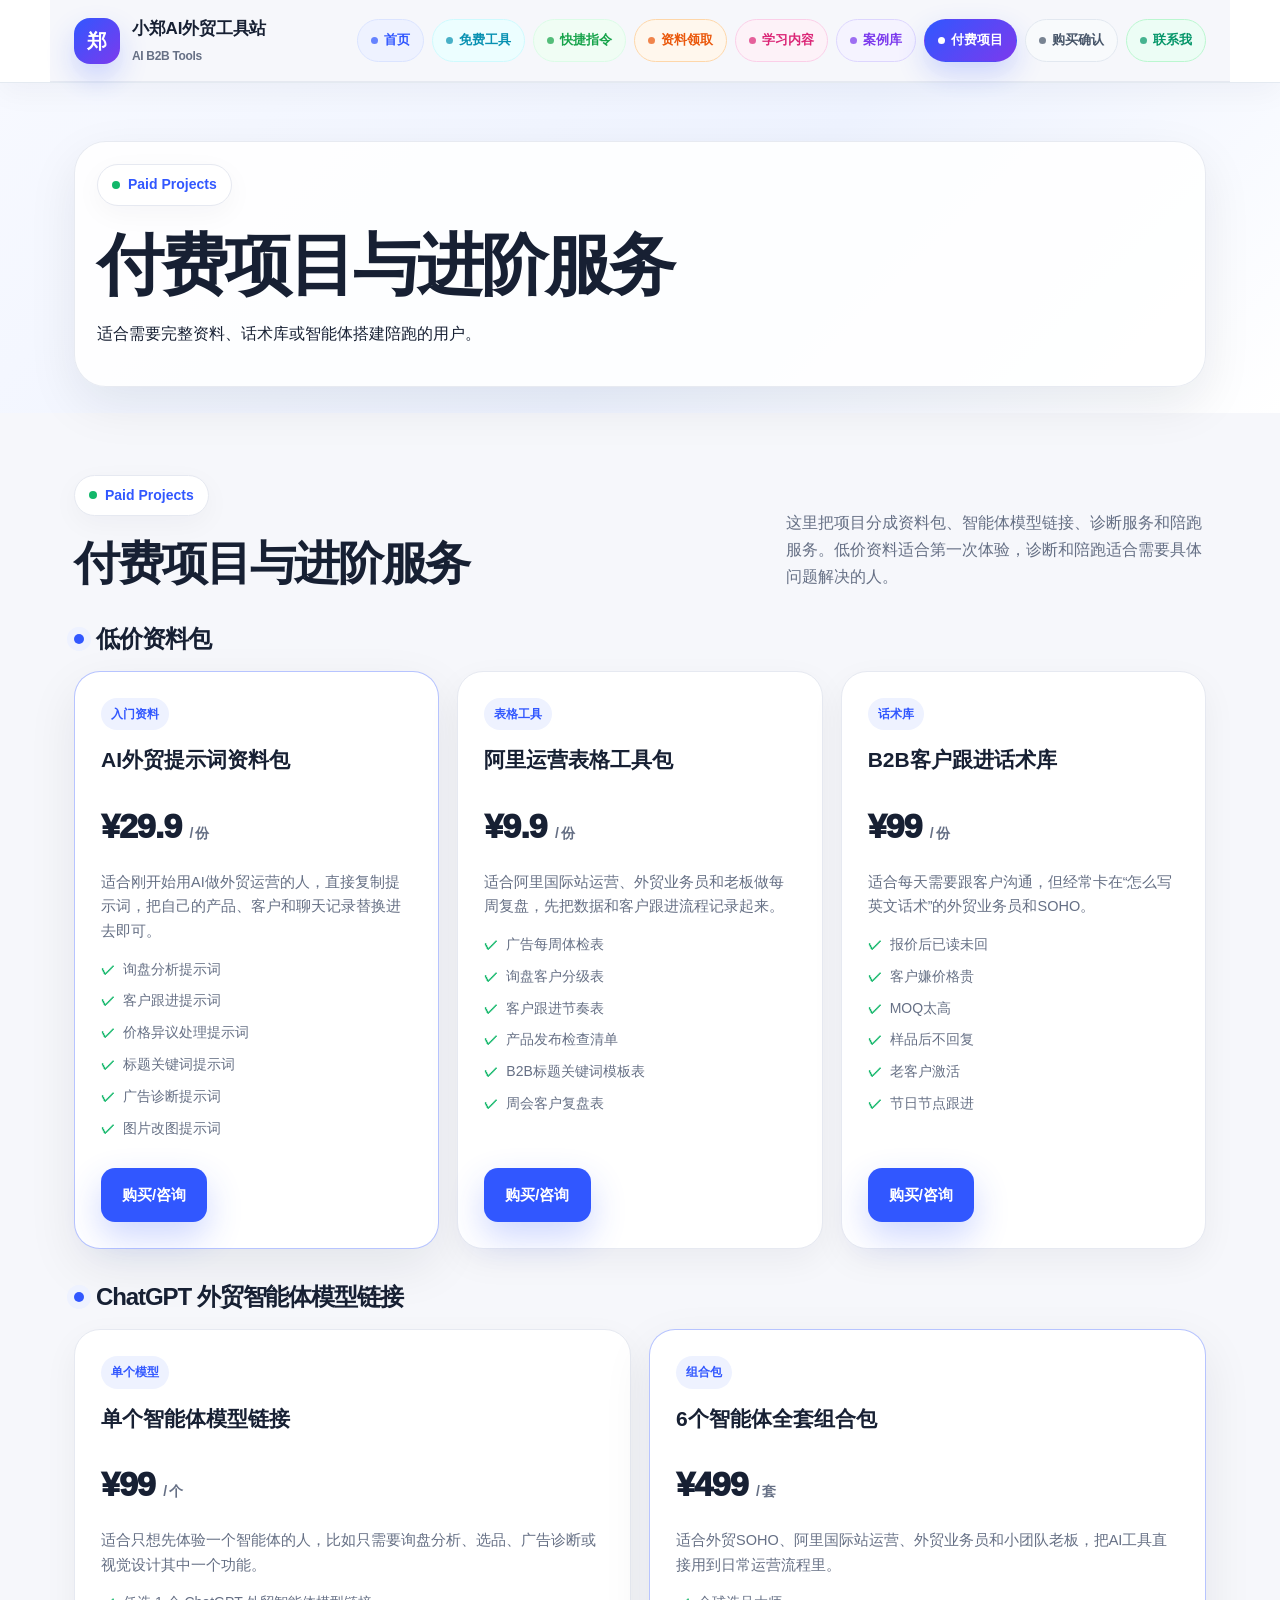
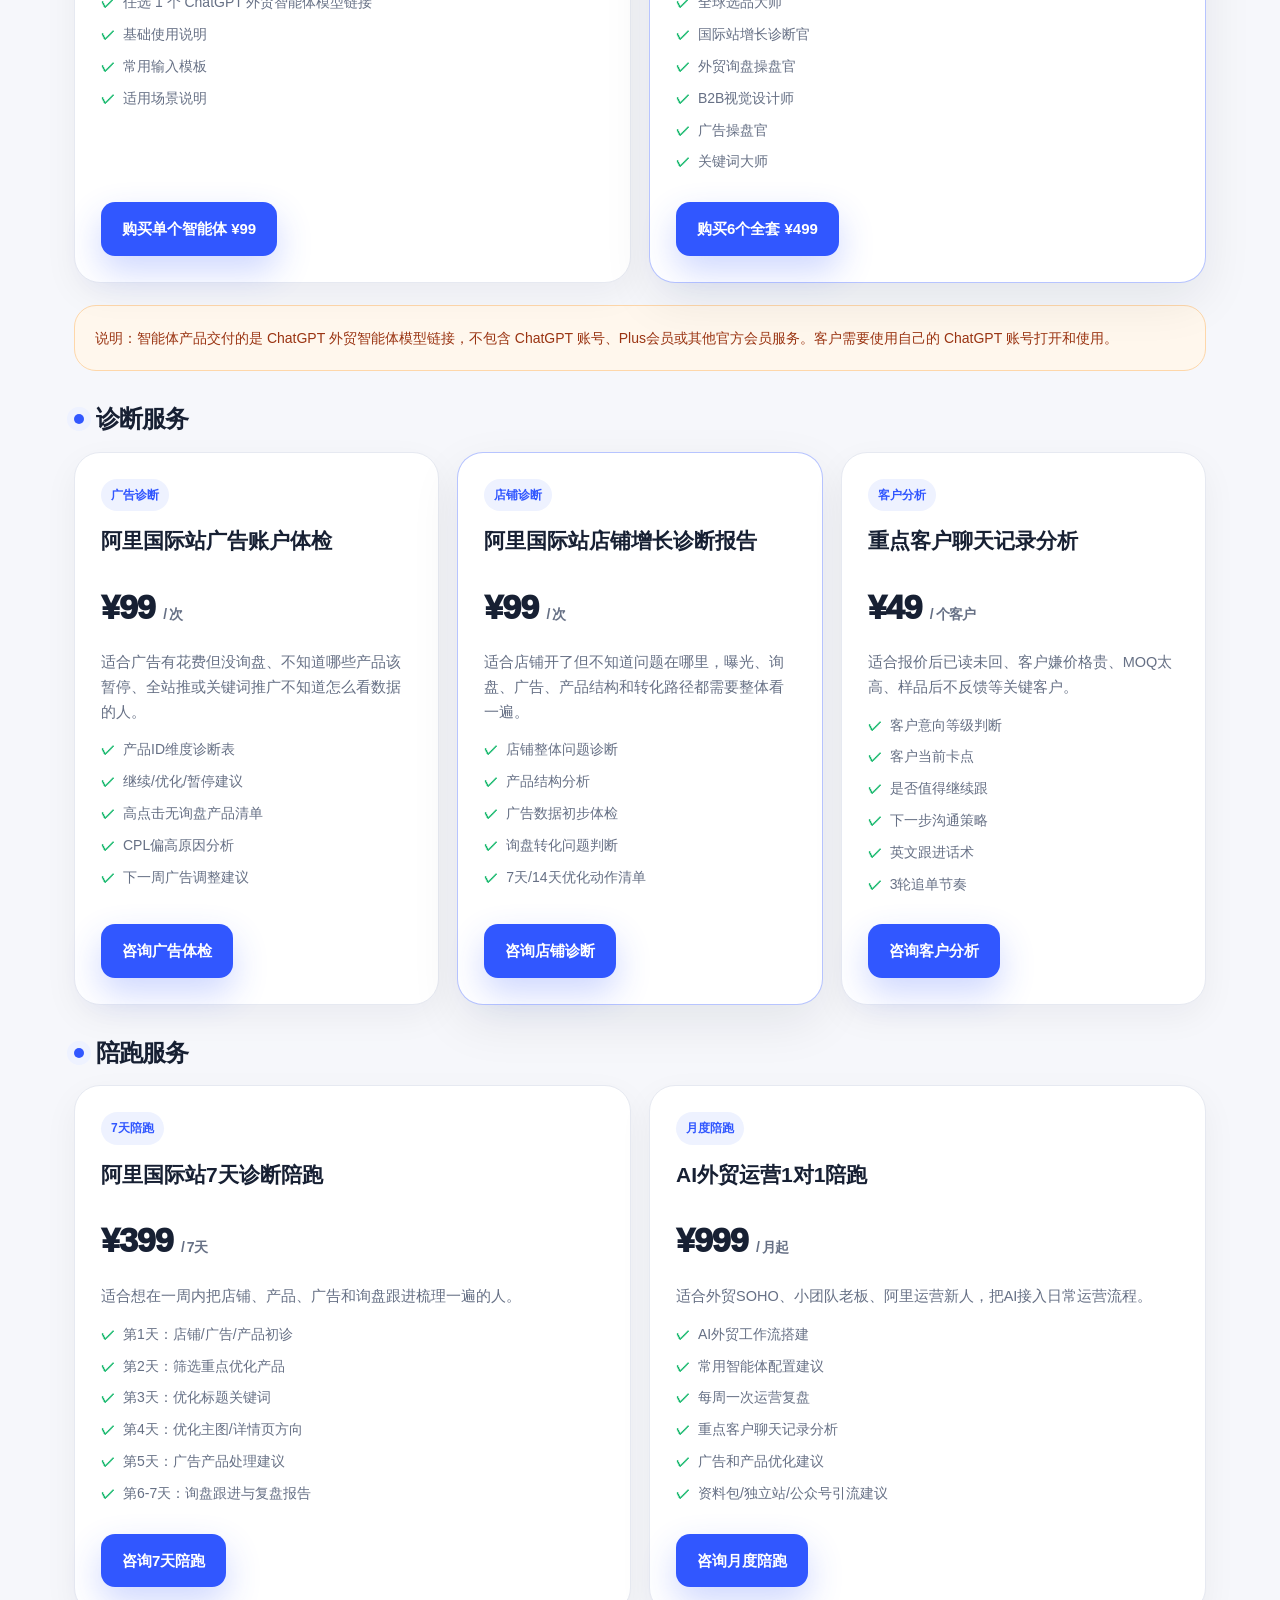
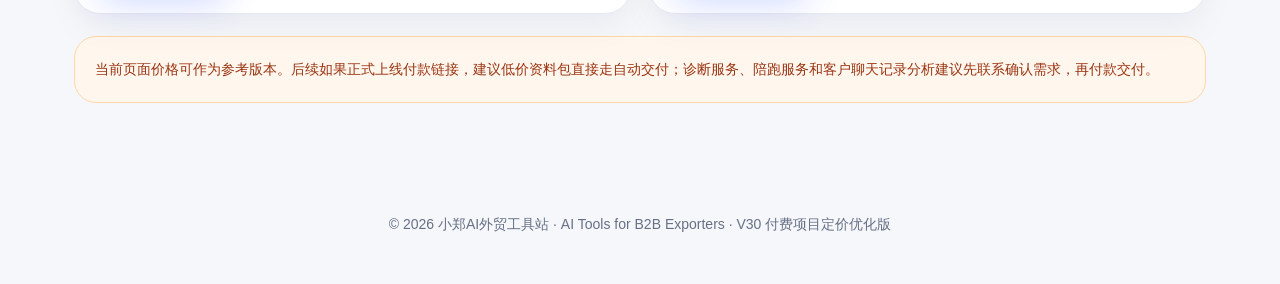
<file: xiaozheng-ai-tools-v30-paid.html>
<!DOCTYPE html>
<html lang="zh-CN">
<head>
  <meta charset="UTF-8" />
  <meta name="viewport" content="width=device-width, initial-scale=1.0" />
  <title>付费项目 - 小郑AI外贸工具站</title>
  <style>

    :root {
      --bg: #f6f7fb;
      --card: #ffffff;
      --text: #172033;
      --muted: #667085;
      --primary: #3157ff;
      --primary-dark: #1838c9;
      --dark: #0f172a;
      --line: #e6e9f1;
      --soft: #eef2ff;
      --success: #12b76a;
      --warning: #ffb020;
      --shadow: 0 18px 50px rgba(16, 24, 40, 0.08);
    }

    * {
      box-sizing: border-box;
    }

    html {
      scroll-behavior: smooth;
    }

    body {
      margin: 0;
      background: var(--bg);
      color: var(--text);
      font-family: -apple-system, BlinkMacSystemFont, "Segoe UI", "PingFang SC", "Microsoft YaHei", Arial, sans-serif;
      line-height: 1.7;
      overflow-x: hidden;
    }

    a {
      color: inherit;
      text-decoration: none;
    }

    .site {
      width: 100%;
      max-width: 1180px;
      margin-left: auto;
      margin-right: auto;
      padding-left: 24px;
      padding-right: 24px;
    }

    .nav {
      position: sticky;
      top: 0;
      z-index: 20;
      background: rgba(246, 247, 251, 0.95);
      backdrop-filter: blur(18px);
      border-bottom: 1px solid var(--line);
    }

    .nav-row {
      height: 72px;
      display: flex;
      align-items: center;
      justify-content: space-between;
      gap: 24px;
    }

    .brand {
      display: flex;
      align-items: center;
      gap: 12px;
      font-weight: 900;
      letter-spacing: -0.02em;
      white-space: nowrap;
    }

    .brand-logo {
      width: 40px;
      height: 40px;
      border-radius: 14px;
      background: linear-gradient(135deg, #3157ff, #7c3aed);
      color: #fff;
      display: grid;
      place-items: center;
      box-shadow: 0 10px 25px rgba(49, 87, 255, 0.25);
    }

    .nav-links {
      display: flex;
      align-items: center;
      gap: 22px;
      color: var(--muted);
      font-size: 14px;
      font-weight: 700;
    }

    .nav-links a:hover {
      color: var(--primary);
    }

    .nav-cta {
      padding: 10px 16px;
      background: var(--dark);
      color: #fff !important;
      border-radius: 999px;
    }

    .hero {
      padding: 76px 0 56px;
    }

    .hero-grid {
      display: grid;
      grid-template-columns: minmax(0, 1fr) minmax(360px, 0.95fr);
      gap: 56px;
      align-items: center;
    }

    .eyebrow {
      display: inline-flex;
      align-items: center;
      gap: 8px;
      padding: 8px 14px;
      border: 1px solid var(--line);
      border-radius: 999px;
      background: #fff;
      color: var(--primary);
      font-size: 14px;
      font-weight: 800;
      margin-bottom: 20px;
      box-shadow: 0 8px 28px rgba(16, 24, 40, 0.04);
    }

    .dot {
      width: 8px;
      height: 8px;
      background: var(--success);
      border-radius: 50%;
      flex: 0 0 auto;
    }

    h1,
    h2,
    h3 {
      margin: 0;
      line-height: 1.18;
      letter-spacing: -0.045em;
    }

    h1 {
      font-size: clamp(42px, 5.2vw, 70px);
      max-width: 700px;
    }

    h2 {
      font-size: clamp(30px, 4vw, 46px);
    }

    h3 {
      font-size: 22px;
    }

    .gradient-text {
      background: linear-gradient(135deg, #3157ff, #7c3aed);
      -webkit-background-clip: text;
      background-clip: text;
      color: transparent;
    }

    .hero-subtitle {
      margin: 24px 0 30px;
      max-width: 650px;
      color: var(--muted);
      font-size: 18px;
    }

    .actions {
      display: flex;
      flex-wrap: wrap;
      gap: 14px;
      margin-bottom: 26px;
    }

    .btn {
      display: inline-flex;
      align-items: center;
      justify-content: center;
      min-height: 48px;
      padding: 13px 20px;
      border-radius: 14px;
      border: 1px solid transparent;
      font-weight: 900;
      font-size: 15px;
      transition: 0.2s ease;
    }

    .btn-primary {
      background: var(--primary);
      color: #fff;
      box-shadow: 0 15px 35px rgba(49, 87, 255, 0.24);
    }

    .btn-primary:hover {
      background: var(--primary-dark);
      transform: translateY(-2px);
    }

    .btn-light {
      background: #fff;
      border-color: var(--line);
      color: var(--text);
    }

    .btn-light:hover {
      border-color: var(--primary);
      color: var(--primary);
      transform: translateY(-2px);
    }

    .tags {
      display: flex;
      flex-wrap: wrap;
      gap: 10px;
      font-size: 13px;
      color: var(--muted);
    }

    .tag {
      padding: 7px 11px;
      background: #fff;
      border: 1px solid var(--line);
      border-radius: 999px;
    }

    .hero-panel {
      width: 100%;
      background: rgba(255,255,255,0.86);
      border: 1px solid rgba(230,233,241,0.95);
      border-radius: 32px;
      padding: 22px;
      box-shadow: var(--shadow);
    }

    .mock {
      background: var(--dark);
      border-radius: 24px;
      overflow: hidden;
      color: #fff;
    }

    .mock-top {
      height: 44px;
      display: flex;
      align-items: center;
      gap: 7px;
      padding: 0 16px;
      border-bottom: 1px solid rgba(255,255,255,0.1);
    }

    .circle {
      width: 10px;
      height: 10px;
      border-radius: 50%;
      background: rgba(255,255,255,0.35);
    }

    .mock-body {
      padding: 22px;
    }

    .result-card {
      padding: 16px;
      margin-bottom: 14px;
      background: rgba(255,255,255,0.08);
      border: 1px solid rgba(255,255,255,0.12);
      border-radius: 18px;
    }

    .result-card strong {
      display: block;
      margin-bottom: 7px;
    }

    .bar {
      height: 9px;
      margin-top: 10px;
      background: rgba(255,255,255,0.13);
      border-radius: 999px;
      overflow: hidden;
    }

    .bar span {
      display: block;
      height: 100%;
      background: linear-gradient(90deg, var(--warning), var(--success));
      border-radius: 999px;
    }

    .stats {
      display: grid;
      grid-template-columns: repeat(4, minmax(0, 1fr));
      gap: 16px;
      margin-top: 32px;
    }

    .stat {
      background: #fff;
      border: 1px solid var(--line);
      border-radius: 18px;
      padding: 18px 16px;
      box-shadow: 0 10px 30px rgba(16, 24, 40, 0.04);
    }

    .stat-number {
      color: var(--primary);
      font-size: 26px;
      line-height: 1;
      font-weight: 950;
      letter-spacing: -0.04em;
    }

    .stat-label {
      margin-top: 8px;
      color: var(--muted);
      font-size: 13px;
      line-height: 1.45;
    }

    section {
      padding: 62px 0;
    }

    .section-head {
      display: grid;
      grid-template-columns: minmax(0, 1fr) minmax(280px, 420px);
      align-items: end;
      gap: 28px;
      margin-bottom: 28px;
    }

    .section-head p {
      color: var(--muted);
      margin: 0;
    }

    .grid-4 {
      display: grid;
      grid-template-columns: repeat(4, minmax(0, 1fr));
      gap: 18px;
    }

    .card {
      background: var(--card);
      border: 1px solid var(--line);
      border-radius: 22px;
      padding: 22px;
      box-shadow: 0 12px 34px rgba(16, 24, 40, 0.05);
      transition: 0.22s ease;
      display: flex;
      flex-direction: column;
      min-height: 360px;
    }

    .card:hover {
      transform: translateY(-5px);
      box-shadow: var(--shadow);
      border-color: rgba(49, 87, 255, 0.25);
    }

    .icon {
      width: 48px;
      height: 48px;
      border-radius: 16px;
      background: var(--soft);
      color: var(--primary);
      display: grid;
      place-items: center;
      font-size: 22px;
      margin-bottom: 16px;
    }

    .card p {
      color: var(--muted);
      margin: 10px 0 16px;
      font-size: 14.5px;
    }

    .list {
      padding: 0;
      margin: 0 0 20px;
      list-style: none;
      color: var(--muted);
      font-size: 14px;
    }

    .list li {
      display: flex;
      gap: 8px;
      margin-bottom: 8px;
    }

    .list li::before {
      content: "✓";
      color: var(--success);
      font-weight: 900;
    }

    .card-action {
      margin-top: auto;
    }

    .mini-btn {
      display: inline-flex;
      align-items: center;
      padding: 10px 13px;
      border-radius: 12px;
      background: var(--dark);
      color: #fff;
      font-weight: 900;
      font-size: 13px;
    }

    .mini-btn:hover {
      background: var(--primary);
    }

    .demo {
      margin-top: 22px;
      background: #fff;
      border: 1px solid var(--line);
      border-radius: 28px;
      padding: 24px;
      box-shadow: 0 12px 36px rgba(16, 24, 40, 0.05);
    }

    .demo-grid {
      display: grid;
      grid-template-columns: minmax(0, 1fr) minmax(0, 1fr);
      gap: 18px;
      margin-top: 18px;
    }

    label {
      display: block;
      font-weight: 900;
      font-size: 13px;
      margin: 14px 0 7px;
    }

    label:first-child {
      margin-top: 0;
    }

    input,
    select {
      width: 100%;
      border: 1px solid var(--line);
      border-radius: 14px;
      padding: 12px 13px;
      font: inherit;
      background: #fbfcff;
      color: var(--text);
      outline: none;
    }

    input:focus,
    select:focus {
      border-color: var(--primary);
      box-shadow: 0 0 0 4px rgba(49, 87, 255, 0.08);
      background: #fff;
    }

    .output {
      min-height: 220px;
      white-space: pre-line;
      background: var(--dark);
      color: #fff;
      border-radius: 22px;
      padding: 20px;
      font-size: 14px;
    }

    .notice {
      margin-top: 14px;
      padding: 13px 15px;
      background: #fffbeb;
      border: 1px solid #fef3c7;
      border-radius: 16px;
      color: #92400e;
      font-size: 14px;
    }

    .split {
      display: grid;
      grid-template-columns: minmax(0, 0.9fr) minmax(0, 1.1fr);
      gap: 24px;
    }

    .panel {
      background: #fff;
      border: 1px solid var(--line);
      border-radius: 28px;
      padding: 28px;
      box-shadow: 0 12px 36px rgba(16, 24, 40, 0.05);
    }

    .panel p {
      color: var(--muted);
    }

    .steps {
      display: grid;
      gap: 14px;
    }

    .step {
      display: flex;
      gap: 14px;
      background: #fafbff;
      border: 1px solid var(--line);
      border-radius: 18px;
      padding: 16px;
    }

    .step-num {
      flex: 0 0 auto;
      width: 34px;
      height: 34px;
      border-radius: 12px;
      background: var(--primary);
      color: #fff;
      display: grid;
      place-items: center;
      font-weight: 950;
    }

    .step span {
      color: var(--muted);
      font-size: 14px;
    }

    .pricing {
      display: grid;
      grid-template-columns: repeat(3, minmax(0, 1fr));
      gap: 18px;
    }

    .price-card {
      background: #fff;
      border: 1px solid var(--line);
      border-radius: 28px;
      padding: 28px;
      box-shadow: 0 12px 36px rgba(16, 24, 40, 0.05);
    }

    .price-card.featured {
      border-color: rgba(49,87,255,0.36);
      box-shadow: var(--shadow);
    }

    .badge {
      display: inline-flex;
      padding: 6px 10px;
      border-radius: 999px;
      background: var(--soft);
      color: var(--primary);
      font-weight: 900;
      font-size: 12px;
      margin-bottom: 14px;
    }

    .price {
      margin: 14px 0;
      font-size: 36px;
      font-weight: 950;
      letter-spacing: -0.05em;
    }

    .price small {
      font-size: 14px;
      color: var(--muted);
      font-weight: 700;
      letter-spacing: 0;
    }

    .price-card ul {
      padding: 0;
      margin: 18px 0 24px;
      list-style: none;
      color: var(--muted);
      font-size: 14px;
    }

    .price-card li {
      display: flex;
      gap: 8px;
      margin-bottom: 10px;
    }

    .price-card li::before {
      content: "•";
      color: var(--primary);
      font-weight: 900;
    }

    .contact-box {
      background: linear-gradient(135deg, #111827, #182152);
      color: #fff;
      border-radius: 34px;
      padding: 44px;
      display: grid;
      grid-template-columns: minmax(0, 1.1fr) minmax(280px, 0.9fr);
      gap: 30px;
      align-items: center;
      box-shadow: 0 24px 60px rgba(17, 24, 39, 0.2);
    }

    .contact-box p {
      color: rgba(255,255,255,0.75);
    }

    .contact-card {
      background: rgba(255,255,255,0.08);
      border: 1px solid rgba(255,255,255,0.14);
      border-radius: 24px;
      padding: 22px;
    }

    .contact-row {
      padding: 13px 0;
      border-bottom: 1px solid rgba(255,255,255,0.1);
    }

    .contact-row:last-child {
      border-bottom: 0;
    }

    .contact-row strong {
      display: block;
      margin-bottom: 3px;
    }

    .contact-row span {
      color: rgba(255,255,255,0.72);
      font-size: 14px;
    }

    footer {
      padding: 34px 0;
      color: var(--muted);
      font-size: 14px;
      text-align: center;
    }


    .scenario-grid {
      display: grid;
      grid-template-columns: repeat(3, minmax(0, 1fr));
      gap: 18px;
    }

    .scenario-card,
    .article-card,
    .case-card,
    .faq-card {
      background: #fff;
      border: 1px solid var(--line);
      border-radius: 24px;
      padding: 24px;
      box-shadow: 0 12px 34px rgba(16, 24, 40, 0.05);
    }

    .scenario-card h3,
    .article-card h3,
    .case-card h3,
    .faq-card h3 {
      margin-bottom: 10px;
    }

    .scenario-card p,
    .article-card p,
    .case-card p,
    .faq-card p {
      color: var(--muted);
      margin: 0;
      font-size: 14.5px;
    }

    .article-grid {
      display: grid;
      grid-template-columns: repeat(3, minmax(0, 1fr));
      gap: 18px;
    }

    .article-meta {
      display: inline-flex;
      margin-bottom: 12px;
      padding: 6px 10px;
      border-radius: 999px;
      background: var(--soft);
      color: var(--primary);
      font-size: 12px;
      font-weight: 900;
    }

    .case-grid {
      display: grid;
      grid-template-columns: repeat(3, minmax(0, 1fr));
      gap: 18px;
    }

    .case-kpi {
      display: grid;
      grid-template-columns: repeat(2, minmax(0, 1fr));
      gap: 10px;
      margin-top: 18px;
    }

    .case-kpi div {
      background: #f8f9ff;
      border: 1px solid var(--line);
      border-radius: 16px;
      padding: 12px;
    }

    .case-kpi strong {
      display: block;
      color: var(--primary);
      font-size: 20px;
      line-height: 1.1;
    }

    .case-kpi span {
      color: var(--muted);
      font-size: 12px;
    }

    .roadmap {
      display: grid;
      grid-template-columns: repeat(4, minmax(0, 1fr));
      gap: 14px;
    }

    .roadmap-item {
      background: #fff;
      border: 1px solid var(--line);
      border-radius: 22px;
      padding: 20px;
      box-shadow: 0 12px 34px rgba(16, 24, 40, 0.04);
    }

    .roadmap-item strong {
      display: block;
      margin-bottom: 8px;
      font-size: 17px;
    }

    .roadmap-item span {
      color: var(--muted);
      font-size: 14px;
    }

    .faq-grid {
      display: grid;
      grid-template-columns: repeat(2, minmax(0, 1fr));
      gap: 18px;
    }

    .cta-strip {
      background: #fff;
      border: 1px solid var(--line);
      border-radius: 30px;
      padding: 34px;
      display: grid;
      grid-template-columns: minmax(0, 1fr) auto;
      gap: 24px;
      align-items: center;
      box-shadow: var(--shadow);
    }

    .cta-strip p {
      color: var(--muted);
      margin: 12px 0 0;
    }

    .check-list {
      padding: 0;
      margin: 16px 0 0;
      list-style: none;
      color: var(--muted);
      font-size: 14px;
    }

    .check-list li {
      display: flex;
      gap: 8px;
      margin-bottom: 8px;
    }

    .check-list li::before {
      content: "✓";
      color: var(--success);
      font-weight: 900;
    }


    .locked-box {
      margin-top: 18px;
      background: linear-gradient(135deg, #101828, #1d2b6c);
      color: #fff;
      border-radius: 24px;
      padding: 24px;
      display: grid;
      grid-template-columns: minmax(0, 1fr) auto;
      gap: 20px;
      align-items: center;
      box-shadow: 0 18px 45px rgba(16, 24, 40, 0.14);
    }

    .locked-box h3 {
      margin-bottom: 8px;
    }

    .locked-box p {
      color: rgba(255,255,255,0.76);
      margin: 0;
      font-size: 14.5px;
    }

    .locked-tags {
      display: flex;
      flex-wrap: wrap;
      gap: 8px;
      margin-top: 14px;
    }

    .locked-tags span {
      padding: 6px 10px;
      border-radius: 999px;
      background: rgba(255,255,255,0.1);
      border: 1px solid rgba(255,255,255,0.14);
      font-size: 12px;
      color: rgba(255,255,255,0.82);
    }


    .image-preview {
      margin-top: 12px;
      width: 100%;
      min-height: 160px;
      border: 1px dashed var(--line);
      border-radius: 18px;
      background: #fbfcff;
      display: grid;
      place-items: center;
      overflow: hidden;
      color: var(--muted);
      font-size: 14px;
      text-align: center;
      padding: 12px;
    }

    .image-preview img {
      max-width: 100%;
      max-height: 260px;
      display: block;
      border-radius: 14px;
    }

    .tool-disclaimer {
      margin-top: 16px;
      padding: 14px 16px;
      background: #fff7ed;
      border: 1px solid #fed7aa;
      border-radius: 18px;
      color: #9a3412;
      font-size: 14px;
    }


    .resource-grid {
      display: grid;
      grid-template-columns: repeat(4, minmax(0, 1fr));
      gap: 18px;
    }

    .resource-card {
      background: #fff;
      border: 1px solid var(--line);
      border-radius: 24px;
      padding: 24px;
      box-shadow: 0 12px 34px rgba(16, 24, 40, 0.05);
      display: flex;
      flex-direction: column;
      min-height: 285px;
    }

    .resource-card h3 {
      margin-bottom: 10px;
    }

    .resource-card p {
      color: var(--muted);
      margin: 0 0 16px;
      font-size: 14.5px;
    }

    .resource-card .card-action {
      margin-top: auto;
    }

    .resource-label {
      display: inline-flex;
      width: fit-content;
      margin-bottom: 12px;
      padding: 6px 10px;
      border-radius: 999px;
      background: var(--soft);
      color: var(--primary);
      font-size: 12px;
      font-weight: 900;
    }

    .contact-highlight {
      display: grid;
      grid-template-columns: repeat(3, minmax(0, 1fr));
      gap: 14px;
      margin-top: 20px;
    }

    .contact-highlight div {
      background: rgba(255,255,255,0.08);
      border: 1px solid rgba(255,255,255,0.14);
      border-radius: 18px;
      padding: 16px;
    }

    .contact-highlight strong {
      display: block;
      margin-bottom: 4px;
    }

    .contact-highlight span {
      color: rgba(255,255,255,0.72);
      font-size: 13px;
    }


    .learning-path-grid {
      display: grid;
      grid-template-columns: repeat(4, minmax(0, 1fr));
      gap: 16px;
      margin-bottom: 28px;
    }

    .learning-step {
      background: #fff;
      border: 1px solid var(--line);
      border-radius: 22px;
      padding: 22px;
      box-shadow: 0 12px 34px rgba(16, 24, 40, 0.05);
    }

    .learning-step strong {
      display: block;
      font-size: 18px;
      margin-bottom: 8px;
    }

    .learning-step span {
      color: var(--muted);
      font-size: 14px;
    }

    .article-card.featured-article {
      border-color: rgba(49,87,255,0.3);
      box-shadow: var(--shadow);
    }

    .article-actions {
      margin-top: 18px;
      display: flex;
      flex-wrap: wrap;
      gap: 10px;
    }

    .article-actions a {
      display: inline-flex;
      padding: 9px 12px;
      border-radius: 12px;
      background: var(--dark);
      color: #fff;
      font-weight: 900;
      font-size: 13px;
    }

    .article-actions a.secondary {
      background: #fff;
      color: var(--primary);
      border: 1px solid var(--line);
    }

    .case-card.detailed {
      display: flex;
      flex-direction: column;
      min-height: 420px;
    }

    .case-flow {
      display: grid;
      gap: 10px;
      margin-top: 16px;
    }

    .case-flow div {
      background: #f8f9ff;
      border: 1px solid var(--line);
      border-radius: 16px;
      padding: 12px;
    }

    .case-flow strong {
      display: block;
      margin-bottom: 4px;
      color: var(--text);
      font-size: 14px;
    }

    .case-flow span {
      color: var(--muted);
      font-size: 13px;
    }

    .case-tag-row {
      display: flex;
      flex-wrap: wrap;
      gap: 8px;
      margin-top: auto;
      padding-top: 18px;
    }

    .case-tag-row span {
      padding: 6px 10px;
      border-radius: 999px;
      background: var(--soft);
      color: var(--primary);
      font-size: 12px;
      font-weight: 900;
    }

    .content-note {
      background: #fff;
      border: 1px solid var(--line);
      border-radius: 26px;
      padding: 26px;
      margin-top: 22px;
      box-shadow: 0 12px 34px rgba(16, 24, 40, 0.05);
    }

    .content-note p {
      color: var(--muted);
      margin: 10px 0 0;
    }


    .prompt-grid {
      display: grid;
      grid-template-columns: repeat(3, minmax(0, 1fr));
      gap: 18px;
    }

    .prompt-card {
      background: #fff;
      border: 1px solid var(--line);
      border-radius: 24px;
      padding: 24px;
      box-shadow: 0 12px 34px rgba(16, 24, 40, 0.05);
      display: flex;
      flex-direction: column;
      min-height: 360px;
    }

    .prompt-card h3 {
      margin-bottom: 10px;
    }

    .prompt-card p {
      color: var(--muted);
      margin: 0 0 14px;
      font-size: 14.5px;
    }

    .prompt-box {
      background: #0f172a;
      color: #fff;
      border-radius: 18px;
      padding: 16px;
      font-size: 13px;
      line-height: 1.7;
      white-space: pre-line;
      margin-top: 10px;
      flex: 1;
    }

    .copy-btn {
      margin-top: 14px;
      width: fit-content;
      border: 0;
      border-radius: 12px;
      padding: 10px 13px;
      background: var(--primary);
      color: #fff;
      font-weight: 900;
      cursor: pointer;
      font: inherit;
      font-size: 13px;
    }

    .copy-btn:hover {
      background: var(--primary-dark);
    }

    .prompt-category {
      display: inline-flex;
      width: fit-content;
      margin-bottom: 12px;
      padding: 6px 10px;
      border-radius: 999px;
      background: var(--soft);
      color: var(--primary);
      font-size: 12px;
      font-weight: 900;
    }

    .prompt-note {
      background: #fff;
      border: 1px solid var(--line);
      border-radius: 26px;
      padding: 26px;
      margin-top: 22px;
      box-shadow: 0 12px 34px rgba(16, 24, 40, 0.05);
    }

    .prompt-note p {
      color: var(--muted);
      margin: 10px 0 0;
    }


    .page-hero {
      padding: 58px 0 26px;
      background: linear-gradient(135deg, #f7f9ff 0%, #eef3ff 55%, #ffffff 100%);
    }

    .page-hero .hero-panel {
      min-height: auto;
    }

    .home-shortcuts {
      display: grid;
      grid-template-columns: repeat(4, minmax(0, 1fr));
      gap: 18px;
      margin-top: 28px;
    }

    .shortcut-card {
      background: #fff;
      border: 1px solid var(--line);
      border-radius: 24px;
      padding: 24px;
      box-shadow: 0 12px 34px rgba(16, 24, 40, 0.05);
    }

    .shortcut-card h3 {
      margin: 10px 0 8px;
    }

    .shortcut-card p {
      color: var(--muted);
      margin: 0 0 18px;
      font-size: 14.5px;
    }

    .shortcut-icon {
      width: 42px;
      height: 42px;
      border-radius: 14px;
      display: grid;
      place-items: center;
      background: var(--soft);
      color: var(--primary);
      font-weight: 900;
    }

    .home-section {
      padding: 50px 0;
    }

    .home-mini-grid {
      display: grid;
      grid-template-columns: repeat(3, minmax(0, 1fr));
      gap: 18px;
      margin-top: 22px;
    }

    .home-mini-card {
      background: #fff;
      border: 1px solid var(--line);
      border-radius: 22px;
      padding: 22px;
      box-shadow: 0 12px 34px rgba(16, 24, 40, 0.05);
    }

    .home-mini-card p {
      color: var(--muted);
      margin: 8px 0 0;
      font-size: 14px;
    }

    @media (max-width: 1050px) {
      .home-shortcuts,
      .home-mini-grid {
        grid-template-columns: repeat(2, minmax(0, 1fr));
      }
    }

    @media (max-width: 720px) {
      .home-shortcuts,
      .home-mini-grid {
        grid-template-columns: 1fr;
      }
    }

    @media (max-width: 1050px) {
      .hero-grid,
      .split,
      .contact-box,
      .locked-box {
        grid-template-columns: 1fr;
      }

      .hero-panel {
        max-width: 760px;
      }

      .grid-4,
      .scenario-grid,
      .article-grid,
      .case-grid,
      .resource-grid,
      .contact-highlight,
      .learning-path-grid,
      .prompt-grid,
      .roadmap {
        grid-template-columns: repeat(2, minmax(0, 1fr));
      }
    }

    @media (max-width: 900px) {
      .section-head,
      .cta-strip {
        grid-template-columns: 1fr;
      }

      .pricing,
      .faq-grid {
        grid-template-columns: 1fr;
      }
    }

    @media (max-width: 720px) {
      .site {
        padding-left: 16px;
        padding-right: 16px;
      }

      .nav-row {
        height: auto;
        padding: 14px 0;
      }

      .nav-links {
        display: none;
      }

      .hero {
        padding-top: 48px;
      }

      .stats,
      .grid-4,
      .scenario-grid,
      .article-grid,
      .case-grid,
      .resource-grid,
      .contact-highlight,
      .learning-path-grid,
      .prompt-grid,
      .roadmap,
      .demo-grid {
        grid-template-columns: 1fr;
      }

      .contact-box {
        padding: 28px;
      }
    }
  
  
    header {
      background: rgba(255,255,255,0.92);
      backdrop-filter: blur(16px);
      border-bottom: 1px solid rgba(226, 232, 240, 0.9);
      position: sticky;
      top: 0;
      z-index: 50;
      box-shadow: 0 10px 30px rgba(15, 23, 42, 0.04);
    }

    .nav {
      min-height: 82px;
      display: flex;
      align-items: center;
      justify-content: space-between;
      gap: 24px;
    }

    .brand {
      display: flex;
      align-items: center;
      gap: 12px;
      flex: 0 0 auto;
    }

    .brand-logo {
      width: 46px;
      height: 46px;
      border-radius: 16px;
      background: linear-gradient(135deg, #3157ff, #7c3aed);
      color: #fff;
      display: grid;
      place-items: center;
      font-weight: 900;
      font-size: 20px;
      box-shadow: 0 14px 28px rgba(49, 87, 255, 0.22);
    }

    .brand strong {
      display: block;
      font-size: 17px;
      letter-spacing: -0.2px;
    }

    .brand span {
      display: block;
      font-size: 12px;
      color: var(--muted);
      margin-top: 2px;
    }

    nav {
      display: flex;
      align-items: center;
      justify-content: flex-end;
      gap: 8px;
      flex-wrap: wrap;
    }

    nav a {
      position: relative;
      display: inline-flex;
      align-items: center;
      gap: 6px;
      padding: 9px 13px;
      border-radius: 999px;
      font-size: 13px;
      font-weight: 900;
      color: #334155;
      border: 1px solid transparent;
      transition: 0.18s ease;
      white-space: nowrap;
    }

    nav a::before {
      content: "";
      width: 7px;
      height: 7px;
      border-radius: 999px;
      background: currentColor;
      opacity: 0.72;
    }

    nav a:nth-child(1) {
      background: #eef2ff;
      color: #3157ff;
      border-color: #dbe4ff;
    }

    nav a:nth-child(2) {
      background: #ecfeff;
      color: #0891b2;
      border-color: #cffafe;
    }

    nav a:nth-child(3) {
      background: #f0fdf4;
      color: #16a34a;
      border-color: #dcfce7;
    }

    nav a:nth-child(4) {
      background: #fff7ed;
      color: #ea580c;
      border-color: #fed7aa;
    }

    nav a:nth-child(5) {
      background: #fdf2f8;
      color: #db2777;
      border-color: #fbcfe8;
    }

    nav a:nth-child(6) {
      background: #f5f3ff;
      color: #7c3aed;
      border-color: #ddd6fe;
    }

    nav a:nth-child(7) {
      background: #fff1f2;
      color: #e11d48;
      border-color: #fecdd3;
    }

    nav a:nth-child(8) {
      background: #f8fafc;
      color: #475569;
      border-color: #e2e8f0;
    }

    nav a:hover {
      transform: translateY(-2px);
      box-shadow: 0 10px 20px rgba(15, 23, 42, 0.08);
      filter: saturate(1.08);
    }

    nav a.active {
      color: #fff !important;
      border-color: transparent !important;
      background: linear-gradient(135deg, #3157ff, #7c3aed) !important;
      box-shadow: 0 12px 28px rgba(49, 87, 255, 0.22);
    }

    nav a.active::before {
      background: #fff;
      opacity: 1;
    }

    @media (max-width: 1050px) {
      .nav {
        align-items: flex-start;
        flex-direction: column;
        padding: 14px 0;
      }

      nav {
        width: 100%;
        justify-content: flex-start;
      }
    }

    @media (max-width: 720px) {
      header {
        position: static;
      }

      nav {
        gap: 7px;
      }

      nav a {
        font-size: 12px;
        padding: 8px 10px;
      }

      .brand-logo {
        width: 42px;
        height: 42px;
      }
    }

  
    nav a:nth-child(9){background:#ecfdf5;color:#059669;border-color:#bbf7d0;}
    .purchase-grid{display:grid;grid-template-columns:repeat(2,minmax(0,1fr));gap:22px;margin-top:24px}
    .purchase-card{background:#fff;border:1px solid var(--line);border-radius:28px;padding:28px;box-shadow:0 16px 44px rgba(16,24,40,.06);display:flex;flex-direction:column}
    .purchase-card.featured{border-color:rgba(49,87,255,.36);box-shadow:var(--shadow);position:relative;overflow:hidden}
    .purchase-card.featured:before{content:"推荐";position:absolute;top:18px;right:-36px;width:140px;text-align:center;transform:rotate(36deg);background:linear-gradient(135deg,#3157ff,#7c3aed);color:#fff;font-size:12px;font-weight:900;padding:6px 0}
    .purchase-price{font-size:38px;font-weight:950;color:var(--text);margin:12px 0;letter-spacing:-1px}
    .purchase-price small{font-size:15px;color:var(--muted);font-weight:800}
    .agent-list{display:grid;grid-template-columns:repeat(3,minmax(0,1fr));gap:10px;margin-top:18px}
    .agent-list div{padding:12px 14px;border:1px solid var(--line);background:#f8f9ff;border-radius:16px;font-weight:800}
    .notice-box{background:#fff7ed;border:1px solid #fed7aa;color:#9a3412;border-radius:22px;padding:22px;margin-top:22px;line-height:1.8}
    .process-grid{display:grid;grid-template-columns:repeat(5,minmax(0,1fr));gap:14px;margin-top:22px}
    .process-step{background:#fff;border:1px solid var(--line);border-radius:20px;padding:18px;box-shadow:0 12px 34px rgba(16,24,40,.05)}
    .process-step strong{display:block;color:var(--primary);margin-bottom:8px}.process-step span{color:var(--muted);font-size:13.5px}
    .confirm-form{background:#fff;border:1px solid var(--line);border-radius:28px;padding:28px;box-shadow:var(--shadow);margin-top:22px}
    .checkbox-row{display:flex;gap:10px;align-items:flex-start;margin:12px 0;color:var(--muted);font-size:14px;line-height:1.65}.checkbox-row input{width:auto;margin-top:5px}
    .buy-output{margin-top:18px;background:#0f172a;color:#fff;border-radius:18px;padding:18px;white-space:pre-line;line-height:1.75;font-size:14px}
    @media(max-width:1050px){.purchase-grid,.process-grid,.agent-list{grid-template-columns:repeat(2,minmax(0,1fr))}}
    @media(max-width:720px){.purchase-grid,.process-grid,.agent-list{grid-template-columns:1fr}}

  
    .offer-section {
      margin-top: 34px;
    }

    .offer-section-title {
      margin: 0 0 18px;
      display: flex;
      align-items: center;
      gap: 12px;
    }

    .offer-section-title span {
      width: 10px;
      height: 10px;
      border-radius: 999px;
      background: var(--primary);
      box-shadow: 0 0 0 7px var(--soft);
    }

    .offer-section-title h3 {
      margin: 0;
      font-size: 24px;
    }

    .offer-grid {
      display: grid;
      grid-template-columns: repeat(3, minmax(0, 1fr));
      gap: 18px;
    }

    .offer-grid.two {
      grid-template-columns: repeat(2, minmax(0, 1fr));
    }

    .offer-card {
      background: #fff;
      border: 1px solid var(--line);
      border-radius: 26px;
      padding: 26px;
      box-shadow: 0 12px 34px rgba(16,24,40,.05);
      display: flex;
      flex-direction: column;
      min-height: 390px;
    }

    .offer-card.featured {
      border-color: rgba(49,87,255,.35);
      box-shadow: var(--shadow);
    }

    .offer-card h4 {
      font-size: 21px;
      margin: 0 0 10px;
    }

    .offer-card p {
      color: var(--muted);
      margin: 0 0 14px;
      font-size: 14.5px;
    }

    .offer-price {
      font-size: 34px;
      font-weight: 950;
      color: var(--text);
      margin: 10px 0 14px;
      letter-spacing: -1px;
    }

    .offer-price small {
      font-size: 14px;
      color: var(--muted);
      font-weight: 800;
    }

    .offer-label {
      display: inline-flex;
      width: fit-content;
      margin-bottom: 12px;
      padding: 6px 10px;
      border-radius: 999px;
      background: var(--soft);
      color: var(--primary);
      font-size: 12px;
      font-weight: 900;
    }

    .offer-card .card-action {
      margin-top: auto;
    }

    .offer-note {
      background: #fff7ed;
      border: 1px solid #fed7aa;
      color: #9a3412;
      border-radius: 22px;
      padding: 20px;
      margin-top: 22px;
      line-height: 1.75;
      font-size: 14px;
    }

    @media (max-width: 1050px) {
      .offer-grid,
      .offer-grid.two {
        grid-template-columns: repeat(2, minmax(0, 1fr));
      }
    }

    @media (max-width: 720px) {
      .offer-grid,
      .offer-grid.two {
        grid-template-columns: 1fr;
      }
    }

  </style>
</head>
<body>

  <header>
    <div class="site nav">
      <div class="brand">
        <div class="brand-logo">郑</div>
        <div>
          <strong>小郑AI外贸工具站</strong>
          <span>AI B2B Tools</span>
        </div>
      </div>
      <nav>
        <a href="index.html">首页</a>
        <a href="tools.html">免费工具</a>
        <a href="prompts.html">快捷指令</a>
        <a href="resources.html">资料领取</a>
        <a href="articles.html">学习内容</a>
        <a href="cases.html">案例库</a>
        <a href="paid.html" class="active">付费项目</a>
        <a href="buy.html">购买确认</a>
        <a href="contact.html">联系我</a>
      </nav>
    </div>
  </header>


  <section class="page-hero">
    <div class="site">
      <div class="hero-panel">
        <div class="eyebrow"><span class="dot"></span> Paid Projects</div>
        <h1>付费项目与进阶服务</h1>
        <p>适合需要完整资料、话术库或智能体搭建陪跑的用户。</p>
      </div>
    </div>
  </section>

    <section id="paid">
      <div class="site">
        <div class="section-head">
          <div>
            <div class="eyebrow"><span class="dot"></span> Paid Projects</div>
            <h2>付费项目与进阶服务</h2>
          </div>
          <p>这里把项目分成资料包、智能体模型链接、诊断服务和陪跑服务。低价资料适合第一次体验，诊断和陪跑适合需要具体问题解决的人。</p>
        </div>

        <div class="offer-section">
          <div class="offer-section-title">
            <span></span>
            <h3>低价资料包</h3>
          </div>

          <div class="offer-grid">
            <article class="offer-card featured">
              <span class="offer-label">入门资料</span>
              <h4>AI外贸提示词资料包</h4>
              <div class="offer-price">¥29.9 <small>/ 份</small></div>
              <p>适合刚开始用AI做外贸运营的人，直接复制提示词，把自己的产品、客户和聊天记录替换进去即可。</p>
              <ul class="list">
                <li>询盘分析提示词</li>
                <li>客户跟进提示词</li>
                <li>价格异议处理提示词</li>
                <li>标题关键词提示词</li>
                <li>广告诊断提示词</li>
                <li>图片改图提示词</li>
              </ul>
              <div class="card-action"><a class="btn btn-primary" href="buy.html">购买/咨询</a></div>
            </article>

            <article class="offer-card">
              <span class="offer-label">表格工具</span>
              <h4>阿里运营表格工具包</h4>
              <div class="offer-price">¥9.9 <small>/ 份</small></div>
              <p>适合阿里国际站运营、外贸业务员和老板做每周复盘，先把数据和客户跟进流程记录起来。</p>
              <ul class="list">
                <li>广告每周体检表</li>
                <li>询盘客户分级表</li>
                <li>客户跟进节奏表</li>
                <li>产品发布检查清单</li>
                <li>B2B标题关键词模板表</li>
                <li>周会客户复盘表</li>
              </ul>
              <div class="card-action"><a class="btn btn-primary" href="buy.html">购买/咨询</a></div>
            </article>

            <article class="offer-card">
              <span class="offer-label">话术库</span>
              <h4>B2B客户跟进话术库</h4>
              <div class="offer-price">¥99 <small>/ 份</small></div>
              <p>适合每天需要跟客户沟通，但经常卡在“怎么写英文话术”的外贸业务员和SOHO。</p>
              <ul class="list">
                <li>报价后已读未回</li>
                <li>客户嫌价格贵</li>
                <li>MOQ太高</li>
                <li>样品后不回复</li>
                <li>老客户激活</li>
                <li>节日节点跟进</li>
              </ul>
              <div class="card-action"><a class="btn btn-primary" href="buy.html">购买/咨询</a></div>
            </article>
          </div>
        </div>

        <div class="offer-section">
          <div class="offer-section-title">
            <span></span>
            <h3>ChatGPT 外贸智能体模型链接</h3>
          </div>

          <div class="offer-grid two">
            <article class="offer-card">
              <span class="offer-label">单个模型</span>
              <h4>单个智能体模型链接</h4>
              <div class="offer-price">¥99 <small>/ 个</small></div>
              <p>适合只想先体验一个智能体的人，比如只需要询盘分析、选品、广告诊断或视觉设计其中一个功能。</p>
              <ul class="list">
                <li>任选 1 个 ChatGPT 外贸智能体模型链接</li>
                <li>基础使用说明</li>
                <li>常用输入模板</li>
                <li>适用场景说明</li>
              </ul>
              <div class="card-action"><a class="btn btn-primary" href="buy.html?type=single">购买单个智能体 ¥99</a></div>
            </article>

            <article class="offer-card featured">
              <span class="offer-label">组合包</span>
              <h4>6个智能体全套组合包</h4>
              <div class="offer-price">¥499 <small>/ 套</small></div>
              <p>适合外贸SOHO、阿里国际站运营、外贸业务员和小团队老板，把AI工具直接用到日常运营流程里。</p>
              <ul class="list">
                <li>全球选品大师</li>
                <li>国际站增长诊断官</li>
                <li>外贸询盘操盘官</li>
                <li>B2B视觉设计师</li>
                <li>广告操盘官</li>
                <li>关键词大师</li>
              </ul>
              <div class="card-action"><a class="btn btn-primary" href="buy.html?type=package">购买6个全套 ¥499</a></div>
            </article>
          </div>

          <div class="offer-note">
            说明：智能体产品交付的是 ChatGPT 外贸智能体模型链接，不包含 ChatGPT 账号、Plus会员或其他官方会员服务。客户需要使用自己的 ChatGPT 账号打开和使用。
          </div>
        </div>

        <div class="offer-section">
          <div class="offer-section-title">
            <span></span>
            <h3>诊断服务</h3>
          </div>

          <div class="offer-grid">
            <article class="offer-card">
              <span class="offer-label">广告诊断</span>
              <h4>阿里国际站广告账户体检</h4>
              <div class="offer-price">¥99 <small>/ 次</small></div>
              <p>适合广告有花费但没询盘、不知道哪些产品该暂停、全站推或关键词推广不知道怎么看数据的人。</p>
              <ul class="list">
                <li>产品ID维度诊断表</li>
                <li>继续/优化/暂停建议</li>
                <li>高点击无询盘产品清单</li>
                <li>CPL偏高原因分析</li>
                <li>下一周广告调整建议</li>
              </ul>
              <div class="card-action"><a class="btn btn-primary" href="contact.html">咨询广告体检</a></div>
            </article>

            <article class="offer-card featured">
              <span class="offer-label">店铺诊断</span>
              <h4>阿里国际站店铺增长诊断报告</h4>
              <div class="offer-price">¥99 <small>/ 次</small></div>
              <p>适合店铺开了但不知道问题在哪里，曝光、询盘、广告、产品结构和转化路径都需要整体看一遍。</p>
              <ul class="list">
                <li>店铺整体问题诊断</li>
                <li>产品结构分析</li>
                <li>广告数据初步体检</li>
                <li>询盘转化问题判断</li>
                <li>7天/14天优化动作清单</li>
              </ul>
              <div class="card-action"><a class="btn btn-primary" href="contact.html">咨询店铺诊断</a></div>
            </article>

            <article class="offer-card">
              <span class="offer-label">客户分析</span>
              <h4>重点客户聊天记录分析</h4>
              <div class="offer-price">¥49 <small>/ 个客户</small></div>
              <p>适合报价后已读未回、客户嫌价格贵、MOQ太高、样品后不反馈等关键客户。</p>
              <ul class="list">
                <li>客户意向等级判断</li>
                <li>客户当前卡点</li>
                <li>是否值得继续跟</li>
                <li>下一步沟通策略</li>
                <li>英文跟进话术</li>
                <li>3轮追单节奏</li>
              </ul>
              <div class="card-action"><a class="btn btn-primary" href="contact.html">咨询客户分析</a></div>
            </article>
          </div>
        </div>

        <div class="offer-section">
          <div class="offer-section-title">
            <span></span>
            <h3>陪跑服务</h3>
          </div>

          <div class="offer-grid two">
            <article class="offer-card">
              <span class="offer-label">7天陪跑</span>
              <h4>阿里国际站7天诊断陪跑</h4>
              <div class="offer-price">¥399 <small>/ 7天</small></div>
              <p>适合想在一周内把店铺、产品、广告和询盘跟进梳理一遍的人。</p>
              <ul class="list">
                <li>第1天：店铺/广告/产品初诊</li>
                <li>第2天：筛选重点优化产品</li>
                <li>第3天：优化标题关键词</li>
                <li>第4天：优化主图/详情页方向</li>
                <li>第5天：广告产品处理建议</li>
                <li>第6-7天：询盘跟进与复盘报告</li>
              </ul>
              <div class="card-action"><a class="btn btn-primary" href="contact.html">咨询7天陪跑</a></div>
            </article>

            <article class="offer-card">
              <span class="offer-label">月度陪跑</span>
              <h4>AI外贸运营1对1陪跑</h4>
              <div class="offer-price">¥999 <small>/ 月起</small></div>
              <p>适合外贸SOHO、小团队老板、阿里运营新人，把AI接入日常运营流程。</p>
              <ul class="list">
                <li>AI外贸工作流搭建</li>
                <li>常用智能体配置建议</li>
                <li>每周一次运营复盘</li>
                <li>重点客户聊天记录分析</li>
                <li>广告和产品优化建议</li>
                <li>资料包/独立站/公众号引流建议</li>
              </ul>
              <div class="card-action"><a class="btn btn-primary" href="contact.html">咨询月度陪跑</a></div>
            </article>
          </div>
        </div>

        <div class="offer-note">
          当前页面价格可作为参考版本。后续如果正式上线付款链接，建议低价资料包直接走自动交付；诊断服务、陪跑服务和客户聊天记录分析建议先联系确认需求，再付款交付。
        </div>
      </div>
    </section>

<footer>
    <div class="site">
      <p>© 2026 小郑AI外贸工具站 · AI Tools for B2B Exporters · V30 付费项目定价优化版</p>
    </div>
  </footer>


</body>
</html>
</file>
